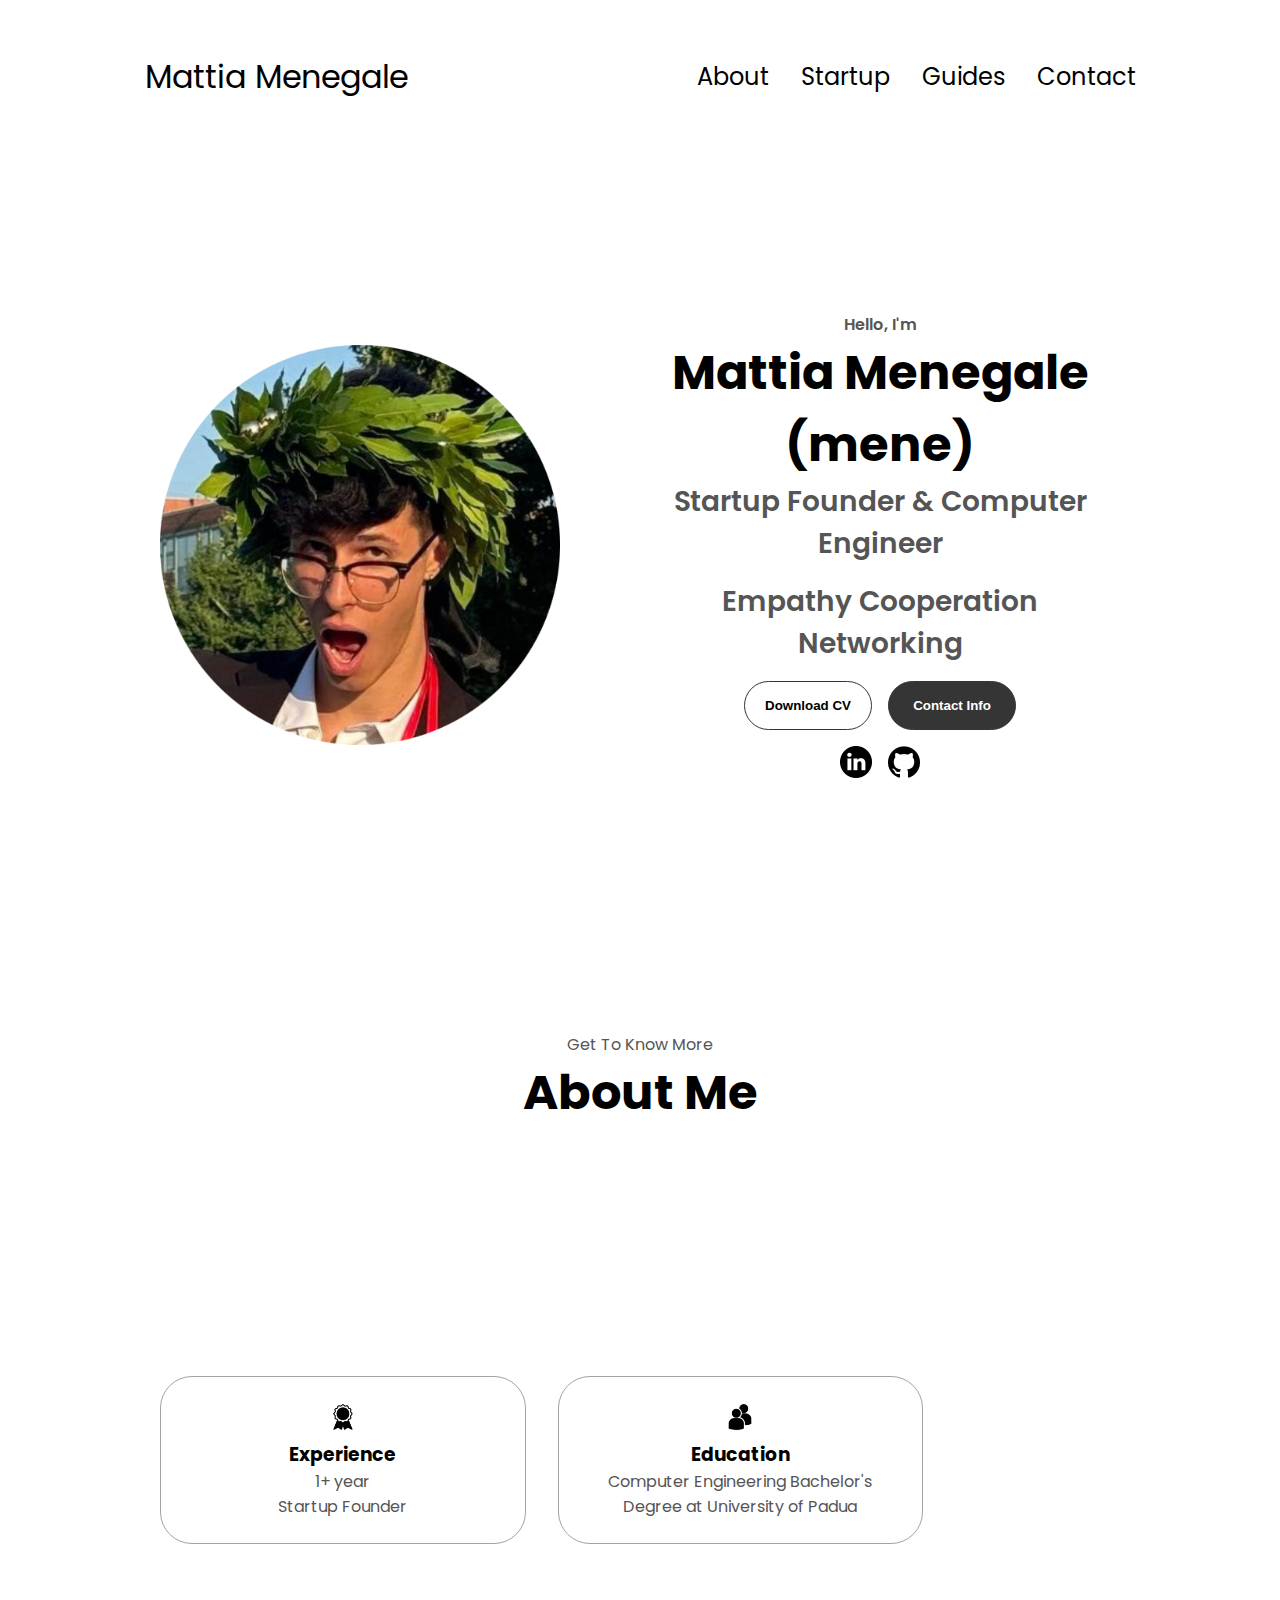
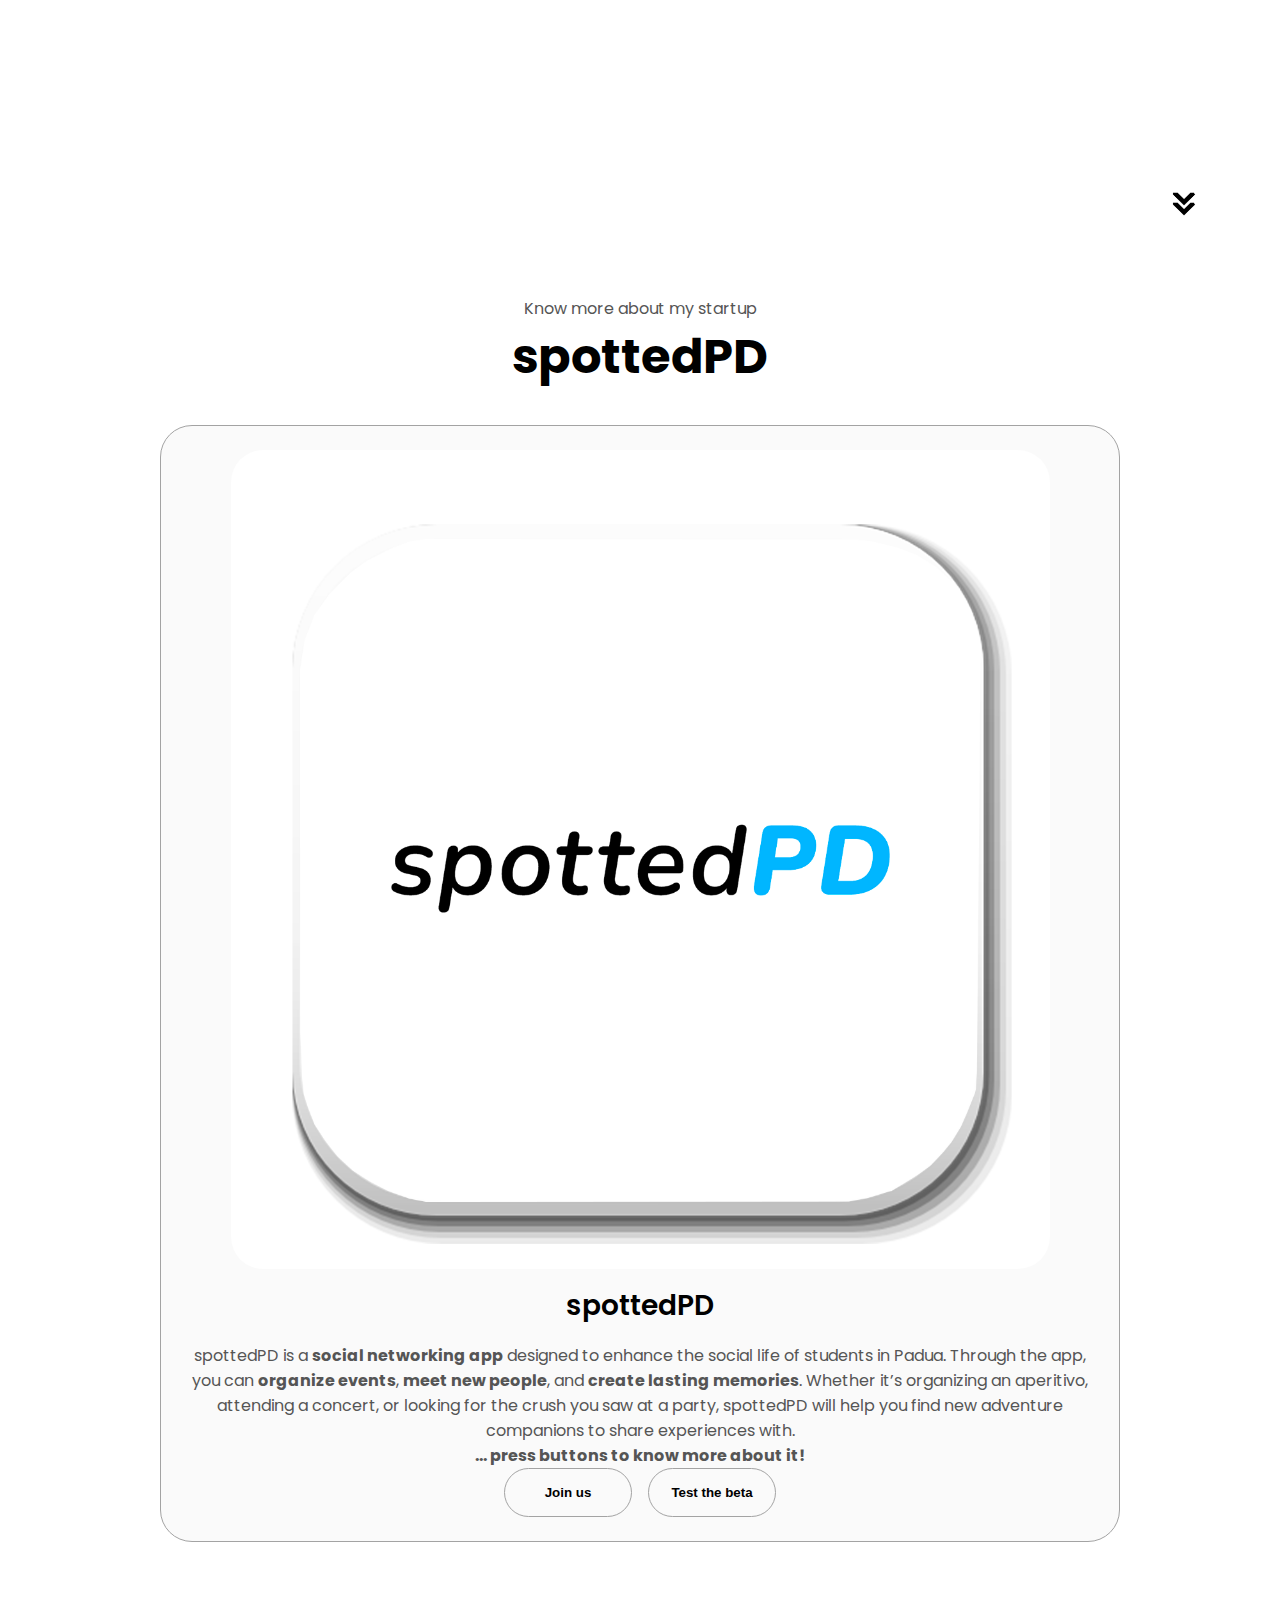
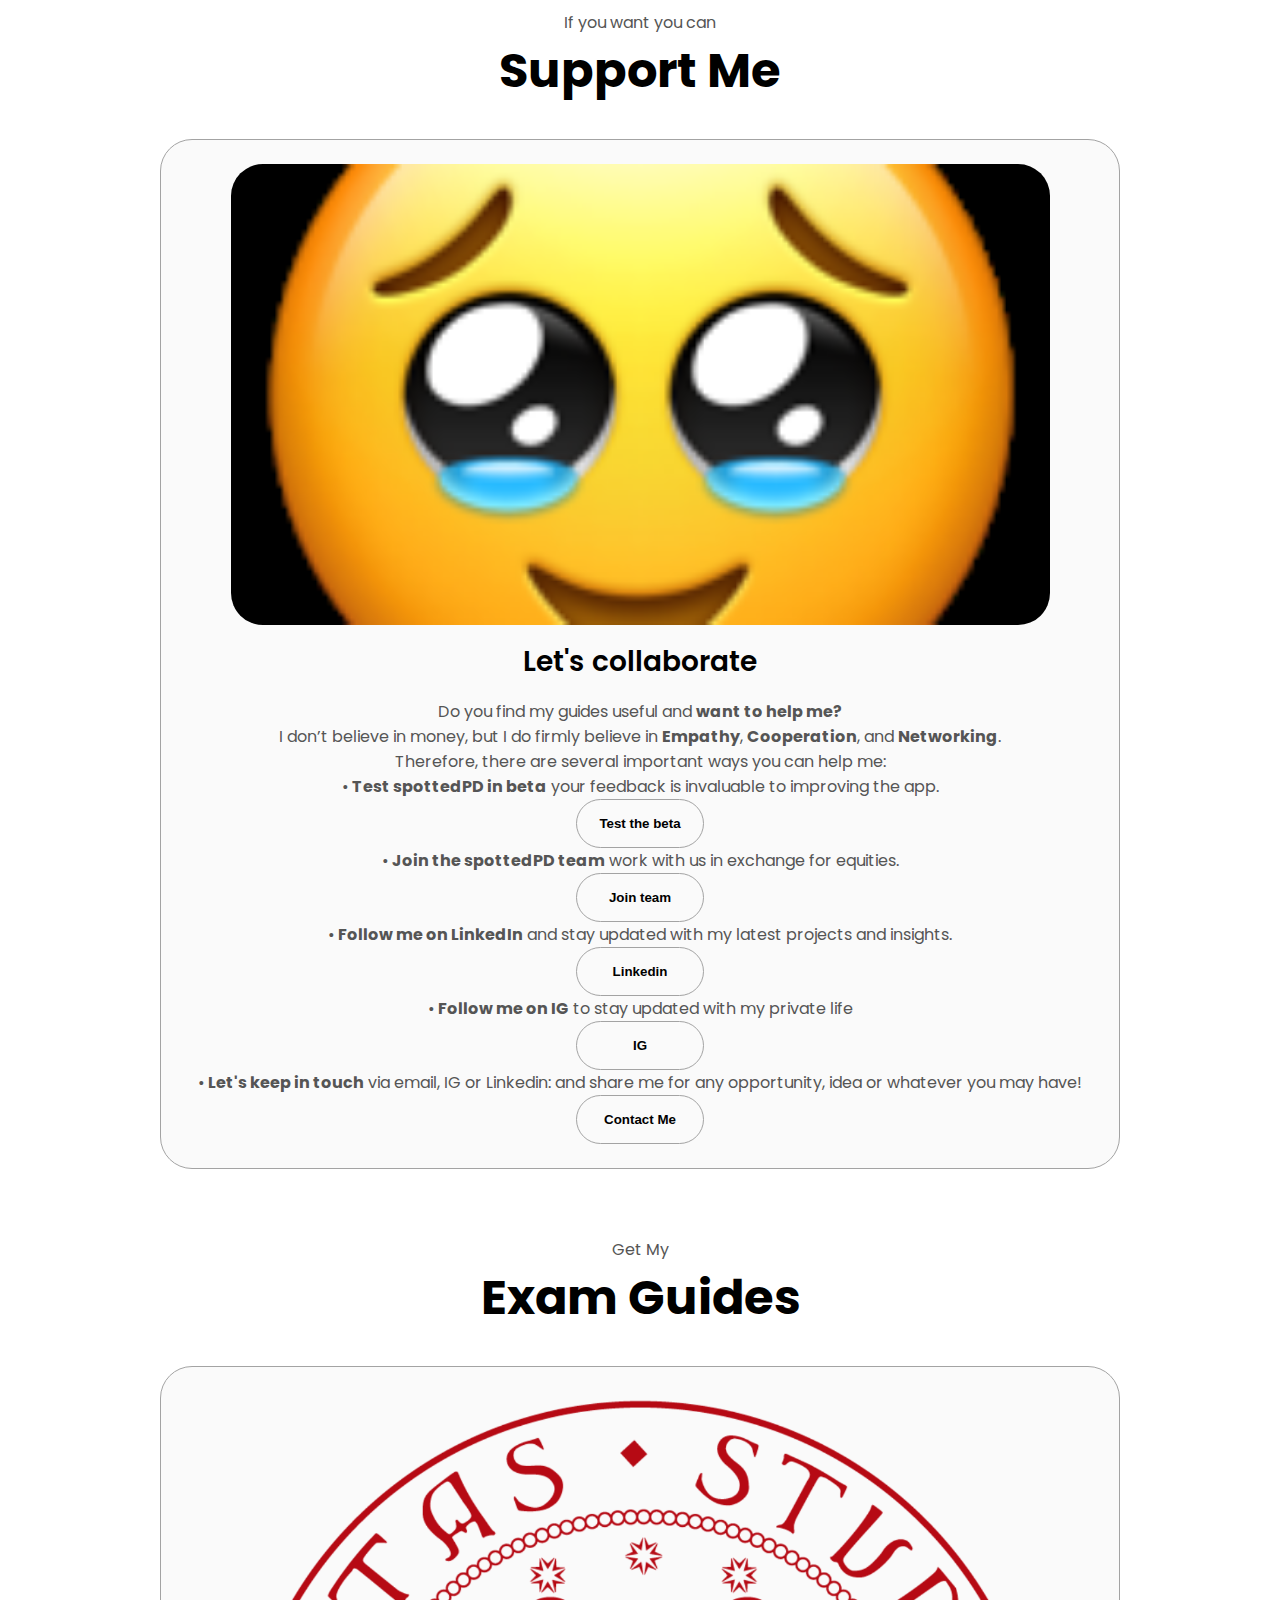
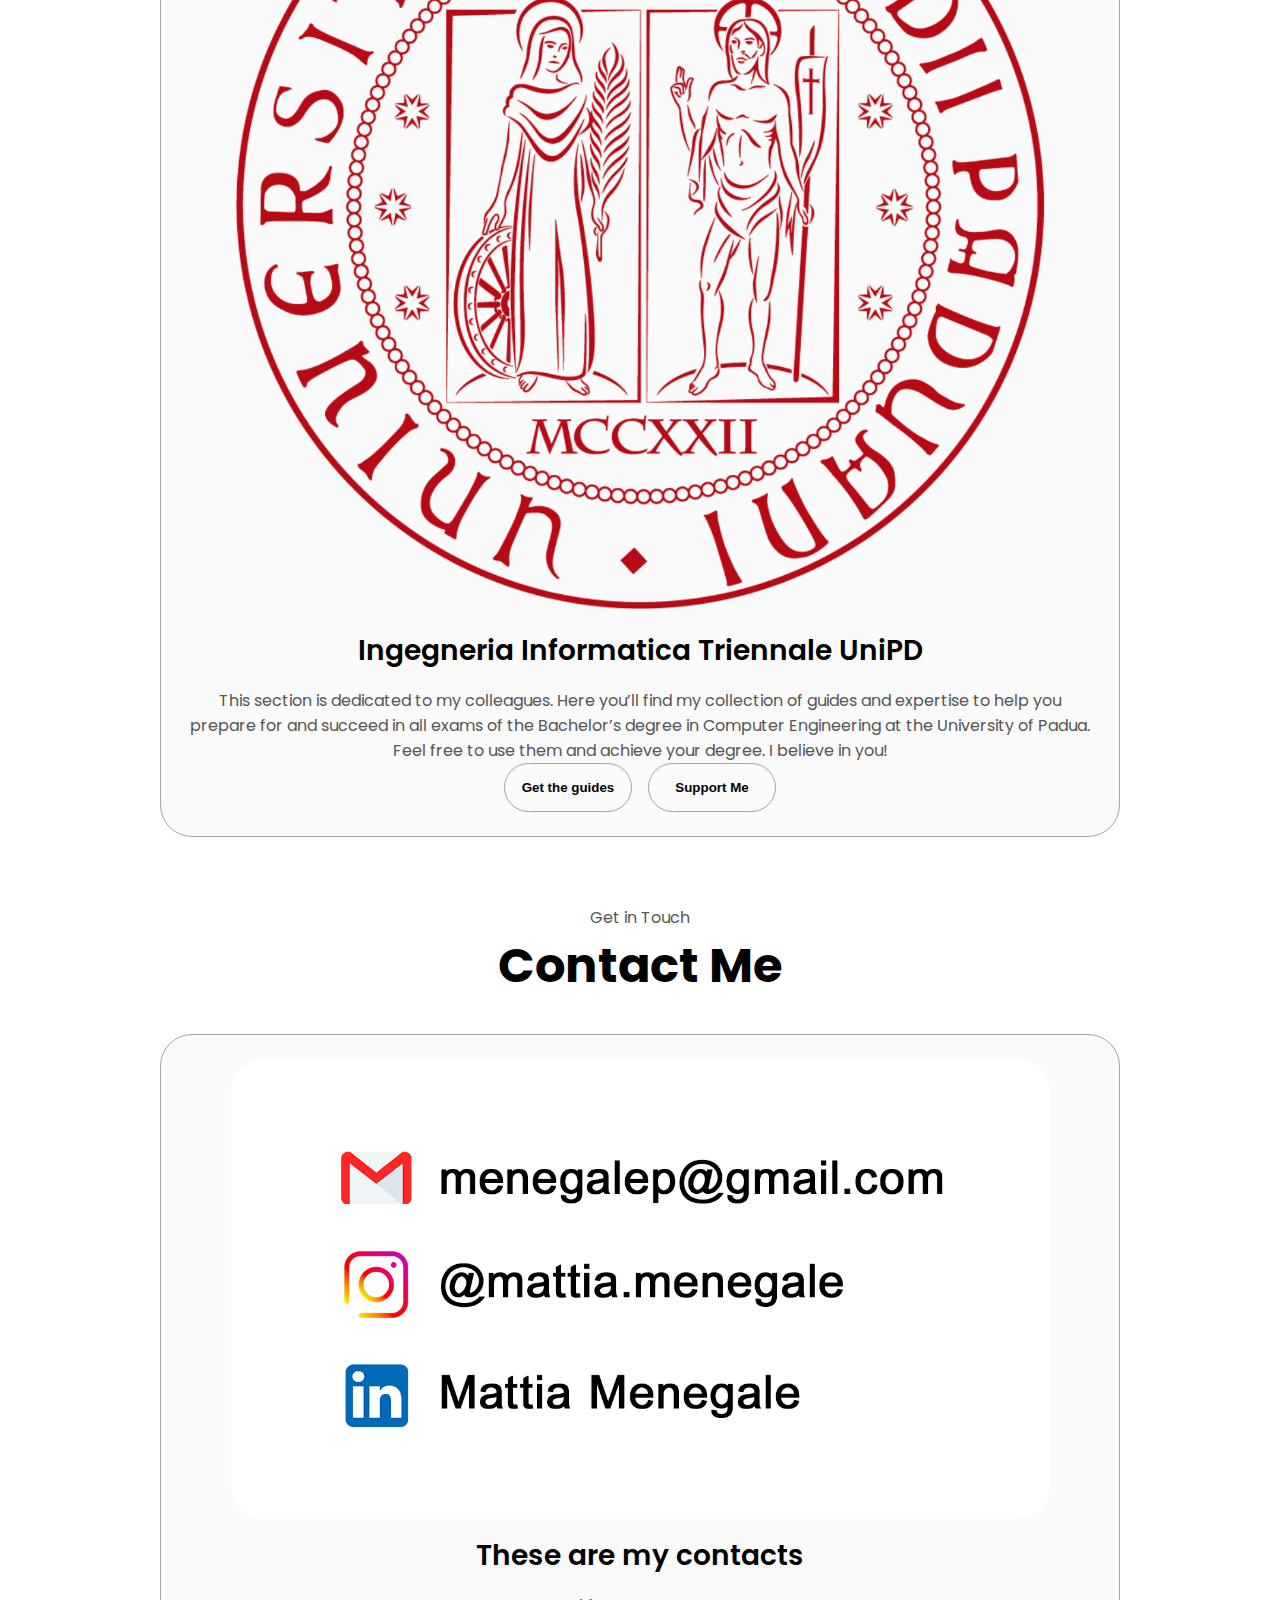
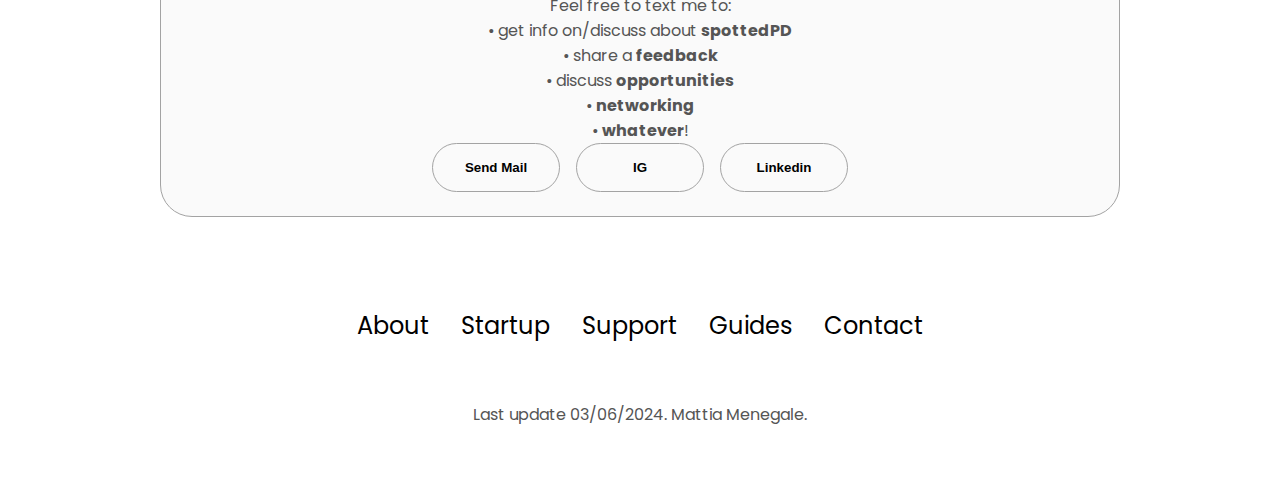
<file: index.html>
<!DOCTYPE html>
<html lang="en">
  <head>
    <meta charset="UTF-8" />
    <meta http-equiv="X-UA-Compatible" content="IE=edge" />
    <meta name="viewport" content="width=device-width, initial-scale=1.0" />
    <title>Mattia Menegale</title>
    <link rel="stylesheet" href="style.css" />
    <link rel="stylesheet" href="mediaqueries.css" />
  </head>
  <body>
    <nav id="desktop-nav">
      <div class="logo">Mattia Menegale</div>
      <div>
        <ul class="nav-links">
          <li><a href="#about">About</a></li>
          <!--<li><a href="#experience">Experience</a></li>-->
          <li><a href="#startup">Startup</a></li>
          <!--<li><a href="#projects">Projects</a></li>-->
          <li><a href="#guides">Guides</a></li>
          <li><a href="#contacts">Contact</a></li>
        </ul>
      </div>
    </nav>
    <nav id="hamburger-nav">
      <div class="logo">Mattia Menegale</div>
      <div class="hamburger-menu">
        <div class="hamburger-icon" onclick="toggleMenu()">
          <span></span>
          <span></span>
          <span></span>
        </div>
        <div class="menu-links">
          <li><a href="#about" onclick="toggleMenu()">About</a></li>
          <!--<li><a href="#experience" onclick="toggleMenu()">Experience</a></li>-->
          <li><a href="#startup" onclick="toggleMenu()">Startup</a></li>
          <!--<li><a href="#projects" onclick="toggleMenu()">Projects</a></li>-->
          <li><a href="#support_me" onclick="toggleMenu()">Support</a></li>
          <li><a href="#guides" onclick="toggleMenu()">Guides</a></li>
          <li><a href="#contacts" onclick="toggleMenu()">Contact</a></li>
        </div>
      </div>
    </nav>
    <section id="profile">
      <div class="section__pic-container">
        <img src="./assets/profile-pic.png" alt="Mattia Menegale profile picture" />
      </div>
      <div class="section__text">
        <p class="section__text__p1">Hello, I'm</p>
        <h1 class="title">Mattia Menegale (mene)</h1>
        <p class="section__text__p2">Startup Founder & Computer Engineer </p>
        <p class="section__text__p2">Empathy Cooperation Networking </p>
        <div class="btn-container">
          <button
            class="btn btn-color-2"
            onclick="window.open('./assets/Mattia_Menegale_Resume.pdf')"
          >
            Download CV
          </button>
          <button class="btn btn-color-1" onclick="location.href='#contacts'">
            Contact Info
          </button>
        </div>
        <div id="socials-container">
          <img
            src="./assets/linkedin.png"
            alt="My LinkedIn profile"
            class="icon"
            onclick="location.href='https://www.linkedin.com/in/menegale'"
          />
          <img
            src="./assets/github.png"
            alt="My Github profile"
            class="icon"
            onclick="location.href='https://github.com/mattymene'"
          />
        </div>
      </div>
    </section>

    <section id="about">
      <p class="section__text__p1">Get To Know More</p>
      <h1 class="title">About Me</h1>
      <p class="section__text__p1"></p>
      <div class="section-container">
        <!--
        <div class="section__pic-container">
          <img
            src="./assets/about-pic.png"
            alt="Profile picture"
            class="about-pic"
          />
        </div>
        -->
        <div class="about-details-container">
          <div class="about-containers">
            <div class="details-container">
              <img
                src="./assets/experience.png"
                alt="Experience icon"
                class="icon"
              />
              <h3>Experience</h3>
              <p>1+ year <br />Startup Founder</p>
            </div>
            <div class="details-container">
              <img
                src="./assets/education.png"
                alt="Education icon"
                class="icon"
              />
              <h3>Education</h3>
              <p> Computer Engineering Bachelor's Degree at University of Padua<br /><!-- Master Degree --></p>
            </div>
          </div>
          <div class="text-container">
            <p>

              </p>
          </div>
        </div>
      </div>
      <img
        src="./assets/arrow.png"
        alt="Arrow icon"
        class="icon arrow"
        onclick="location.href='./#experience'"
      />
    </section>
    <!--
    <section id="experience">
      <p class="section__text__p1">Explore My</p>
      <h1 class="title">Experience</h1>
      <div class="experience-details-container">
        <div class="about-containers">
          <div class="details-container">
            <h2 class="experience-sub-title">Startup</h2>
            <div class="article-container">
              <article>
                <img
                  src="./assets/checkmark.png"
                  alt="Experience icon"
                  class="icon"
                />
                <div>
                  <h3>Leadership</h3>
                  <p>Experienced</p>
                </div>
              </article>
              <article>
                <img
                  src="./assets/checkmark.png"
                  alt="Experience icon"
                  class="icon"
                />
                <div>
                  <h3>Team Management</h3>
                  <p>Experienced</p>
                </div>
              </article>
              <article>
                <img
                  src="./assets/checkmark.png"
                  alt="Experience icon"
                  class="icon"
                />
                <div>
                  <h3>Product Development</h3>
                  <p>Experienced</p>
                </div>
              </article>
              <article>
                <img
                        src="./assets/checkmark.png"
                        alt="Experience icon"
                        class="icon"
                />
                <div>
                  <h3>Problem Solving</h3>
                  <p>Experienced</p>
                </div>
              </article>
              <article>
                <img
                        src="./assets/checkmark.png"
                        alt="Experience icon"
                        class="icon"
                />
                <div>
                  <h3>Networking</h3>
                  <p>Experienced</p>
                </div>
              </article>
              <article>
                <img
                  src="./assets/checkmark.png"
                  alt="Experience icon"
                  class="icon"
                />
                <div>
                  <h3>Market Analysis</h3>
                  <p>Intermediate</p>
                </div>
              </article>
            </div>
          </div>
          <div class="details-container">
            <h2 class="experience-sub-title">Computer Engineering</h2>
            <div class="article-container">
              <article>
                <img
                        src="./assets/checkmark.png"
                        alt="Experience icon"
                        class="icon"
                />
                <div>
                  <h3>Software Engineering</h3>
                  <p>Intermediate</p>
                </div>
              </article>
              <article>
                <img
                        src="./assets/checkmark.png"
                        alt="Experience icon"
                        class="icon"
                />
                <div>
                  <h3>Database (SQL and NoSQL)</h3>
                  <p>Intermediate</p>
                </div>
              </article>
              <article>
                <img
                        src="./assets/checkmark.png"
                        alt="Experience icon"
                        class="icon"
                />
                <div>
                  <h3>Algorithms</h3>
                  <p>Intermediate</p>
                </div>
              </article>
              <article>
                <img
                        src="./assets/checkmark.png"
                        alt="Experience icon"
                        class="icon"
                />
                <div>
                  <h3>Articial Intelligence</h3>
                  <p>Basic</p>
                </div>
              </article>
              <article>
                <img
                  src="./assets/checkmark.png"
                  alt="Experience icon"
                  class="icon"
                />
                <div>
                  <h3>Flutter</h3>
                  <p>Intermediate</p>
                </div>
              </article>
              <article>
                <img
                  src="./assets/checkmark.png"
                  alt="Experience icon"
                  class="icon"
                />
                <div>
                  <h3>Java</h3>
                  <p>Intermediate</p>
                </div>
              </article>
              <article>
                <img
                  src="./assets/checkmark.png"
                  alt="Experience icon"
                  class="icon"
                />
                <div>
                  <h3>C++</h3>
                  <p>Intermediate</p>
                </div>
              </article>
              <article>
                <img
                  src="./assets/checkmark.png"
                  alt="Experience icon"
                  class="icon"
                />
                <div>
                  <h3>Git</h3>
                  <p>Intermediate</p>
                </div>
              </article>
            </div>
          </div>
        </div>
      </div>
      <img
        src="./assets/arrow.png"
        alt="Arrow icon"
        class="icon arrow"
        onclick="location.href='./#projects'"
      />
    </section>
    -->
    <section id="startup">
      <p class="section__text__p1">Know more about my startup </p>
      <h1 class="title">spottedPD</h1>
      <div class="experience-details-container">
        <div class="about-containers">
          <div class="details-container color-container">
            <div class="article-container">
              <img
                      src="./assets/spottedPD_logo_app.png"
                      alt="spottedPD"
                      class="project-img"
              />
            </div>
            <h2 class="experience-sub-title project-title">spottedPD</h2>
            <p class="text-left">spottedPD is a <b>social networking app</b> designed to enhance the social life of students in Padua. Through the app, you can <b>organize events</b>, <b>meet new people</b>, and <b>create lasting memories</b>. Whether it’s organizing an aperitivo, attending a concert, or looking for the crush you saw at a party, spottedPD will help you find new adventure companions to share experiences with.<br/>
              <b>... press buttons to know more about it!</b>
            </p>
            <div class="btn-container">
              <button
                      class="btn btn-color-2 project-btn"
                      onclick="location.href='spottedPD.html'"

              >
                Join us
              </button>
              <button
                      class="btn btn-color-2 project-btn"
                      onclick="location.href='spottedPD.html'"
              >
                Test the beta
              </button>
            </div>
          </div>
        </div>
      </div>
      <img
              src="./assets/arrow.png"
              alt="Arrow icon"
              class="icon arrow"
              onclick="location.href='./#contact'"
      />
    </section>
    <!--
    <section id="projects">
      <p class="section__text__p1">Browse My Recent</p>
      <h1 class="title">Projects</h1>
      <div class="experience-details-container">
        <div class="about-containers">
          <div class="details-container color-container">
            <div class="article-container">
              <img
                src="./assets/klotski.png"
                alt="software_eng"
                class="project-img"
              />
            </div>
            <h2 class="experience-sub-title project-title">Software Engineering Project</h2>
            <p class="text-left">I collaborated with a dedicated team of four individuals on a university project aimed at honing our software engineering skills and mastering agile development techniques.</p>
            <div class="btn-container">
              <button
                class="btn btn-color-2 project-btn"
                onclick="location.href='https://github.com/bellins14/klotski_gruppo2'"
              >
                Github
              </button>
              <button
                class="btn btn-color-2 project-btn"
                onclick="location.href='http://klotskigruppo2.it'"
              >
                Website
              </button>
            </div>
          </div>
        </div>
      </div>
      <img
        src="./assets/arrow.png"
        alt="Arrow icon"
        class="icon arrow"
        onclick="location.href='./#contact'"
      />
    </section>
    -->
    <section id="support_me">
      <p class="section__text__p1">If you want you can </p>
      <h1 class="title">Support Me</h1>
      <div class="experience-details-container">
        <div class="about-containers">
          <div class="details-container color-container">
            <div class="article-container">
              <img
                      src="./assets/support_me.png"
                      alt="Support Me"
                      class="project-img"
              />
            </div>
            <h2 class="experience-sub-title project-title">Let's collaborate</h2>
            <p class="text-left">
              Do you find my guides useful and <b>want to help me?</b> <br/>
              I don’t believe in money, but I do firmly believe in <b>Empathy</b>, <b>Cooperation</b>, and <b>Networking</b>.<br/>
              Therefore, there are several important ways you can help me:<br/></p>
            <p class="text-left"> • <b>Test spottedPD in beta</b> your feedback is invaluable to improving the app.<br/>
              </p>
            <div class="btn-container">
              <button
                      class="btn btn-color-2 project-btn"
                      onclick="location.href='spottedPD.html#test_beta'"
              >
                Test the beta
              </button>

              </div>
            <p></p>
            <p class="text-left"> • <b>Join the spottedPD team</b> work with us in exchange for equities.<br/></p>
            <div class="btn-container">
              <button
                      class="btn btn-color-2 project-btn"
                      onclick="location.href='spottedPD.html#join_us'"
              >
                Join team
              </button>
            </div>
            <p></p>
            <p class="text-left"> • <b>Follow me on LinkedIn</b> and stay updated with my latest projects and insights.<br/></p>
            <div class="btn-container">
              <button
                      class="btn btn-color-2 project-btn"
                      onclick="location.href='https://www.linkedin.com/in/menegale'"
              >
                Linkedin
              </button>
            </div>
            <p></p>
            <p class="text-left"> • <b>Follow me on IG</b> to stay updated with my private life<br/></p>
            <div class="btn-container">
              <button
                      class="btn btn-color-2 project-btn"
                      onclick="location.href='https://www.instagram.com/mattia.menegale'"
              >
                IG
              </button>
            </div>
            <p></p>
            <p class="text-left"> • <b>Let's keep in touch</b> via email, IG or Linkedin: and share me for any opportunity, idea or whatever you may have!<br/></p>
            <div class="btn-container">
              <button
                      class="btn btn-color-2 project-btn"
                      onclick="location.href='#contacts'"
              >
                Contact Me
              </button>
            </div>
          </div>
        </div>
      </div>
      <img
              src="./assets/arrow.png"
              alt="Arrow icon"
              class="icon arrow"
              onclick="location.href='./#contact'"
      />
    </section>
    <section id="guides">
      <p class="section__text__p1">Get My </p>
      <h1 class="title">Exam Guides</h1>
      <div class="experience-details-container">
        <div class="about-containers">
          <div class="details-container color-container">
            <div class="article-container">
              <img
                      src="./assets/University_of_Padua.png"
                      alt="Project 1"
                      class="project-img"
              />
            </div>
            <h2 class="experience-sub-title project-title">Ingegneria Informatica Triennale UniPD</h2>
            <p class="text-left">This section is dedicated to my colleagues. Here you’ll find my collection of guides and expertise to help you prepare for and succeed in all exams of the Bachelor’s degree in Computer Engineering at the University of Padua. Feel free to use them and achieve your degree. I believe in you!
            </p>
            <div class="btn-container">
              <button
                      class="btn btn-color-2 project-btn"
                      onclick="location.href='guides.html'"

              >
                Get the guides
              </button>
              <button
                      class="btn btn-color-2 project-btn"
                      onclick="location.href='#support_me'"
              >
                Support Me
              </button>
            </div>
          </div>
        </div>
      </div>
      <img
              src="./assets/arrow.png"
              alt="Arrow icon"
              class="icon arrow"
              onclick="location.href='./#contact'"
      />
    </section>
    <section id="contacts">
      <p class="section__text__p1">Get in Touch</p>
      <h1 class="title">Contact Me</h1>
      <div class="experience-details-container">
        <div class="about-containers">
          <div class="details-container color-container">
            <div class="article-container">
              <img
                      src="./assets/contacts.png"
                      alt="contacts"
                      class="project-img"
              />
            </div>
            <h2 class="experience-sub-title project-title">These are my contacts</h2>
            <p class="text-left">Feel free to text me to:<br/>
              • get info on/discuss about <b>spottedPD</b><br/>
              • share a <b>feedback</b><br/>
              • discuss <b>opportunities</b><br/>
              • <b>networking</b><br/>
              • <b>whatever</b>!</p>
            <div class="btn-container">
              <button
                      class="btn btn-color-2 project-btn"
                      onclick="window.location.href='mailto:menegalep@gmail.com'"

              >
                Send Mail
              </button>
              <button
                      class="btn btn-color-2 project-btn"
                      onclick="location.href='https://www.instagram.com/mattia.menegale'"
              >
                IG
              </button>
              <button
                      class="btn btn-color-2 project-btn"
                      onclick="location.href='https://www.linkedin.com/in/menegale'"
              >
                Linkedin
              </button>
            </div>
          </div>
        </div>
      </div>
      <img
              src="./assets/arrow.png"
              alt="Arrow icon"
              class="icon arrow"
              onclick="location.href='./#contact'"
      />
    </section>

    <footer>
      <nav>
        <div class="nav-links-container">
          <ul class="nav-links">
            <li><a href="#about">About</a></li>
            <!--<li><a href="#experience">Experience</a></li>-->
            <li><a href="#startup">Startup</a></li>
            <li><a href="#support_me">Support</a></li>
            <!--<li><a href="#projects">Projects</a></li>-->
            <li><a href="#guides">Guides</a></li>
            <li><a href="#contacts">Contact</a></li>
          </ul>
        </div>
      </nav>
      <p>Last update 03/06/2024. Mattia Menegale.</p>
    </footer>
    <script src="script.js"></script>
  </body>
</html>
</file>
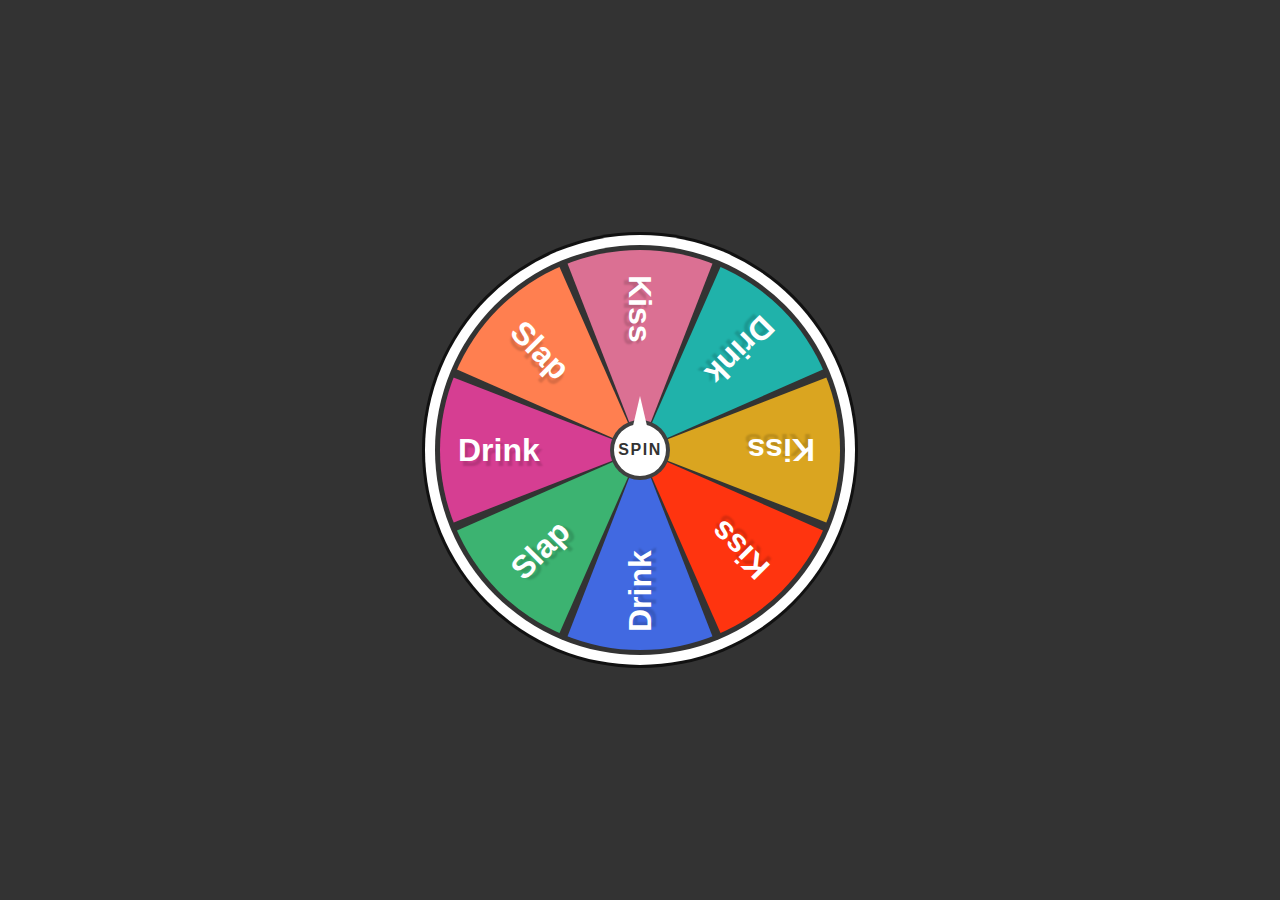
<file: kiss_drink_slap/index.html>
<!DOCTYPE html>
<html lang="en">
<head>
    <meta charset="UTF-8">
    <title>Drink, Kiss or Slap</title>
    <meta name="viewport" content="width=device-width, initial-scale=1.0, user-scalable=no">
    <link rel="stylesheet" href="style.css">
</head>
<body>
    <div class="container">
        <div class="spinBtn">Spin</div>
        <div class="wheel">
            <div class="number" style="--i:1;--clr:#db7093;">
                <span>Kiss</span></div><!--<li> TERZO </li>-->
            <div class="number" style="--i:2;--clr:#20b2aa;">
                <span>Drink</span></div>
            <div class="number" style="--i:3;--clr:#daa520;">
                <span>Kiss</span></div>
            <div class="number" style="--i:4;--clr:#ff340f;">
                <span>Kiss</span></div> <!--<li> SECONDO </li>-->
            <div class="number" style="--i:5;--clr:#4169e1;">
                <span>Drink</span></div>
            <div class="number" style="--i:6;--clr:#3cb371;">
                <span>Slap</span></div><!--<li> PRIMO </li>-->
            <div class="number" style="--i:7;--clr:#d63e92;">
                <span>Drink</span></div>
            <div class="number" style="--i:8;--clr:#ff7f50;">
                <span>Slap</span></div>
        </div>
    </div>
    <script>
        let wheel = document.querySelector('.wheel');
        let spinBtn = document.querySelector('.spinBtn');
        let value = Math.ceil(3000);

        spinBtn.onclick = function(){
            wheel.style.transform = "rotate(" + value + "deg)"

            value += Math.ceil(3000);
        }
    </script>
</body>
</html>
</file>
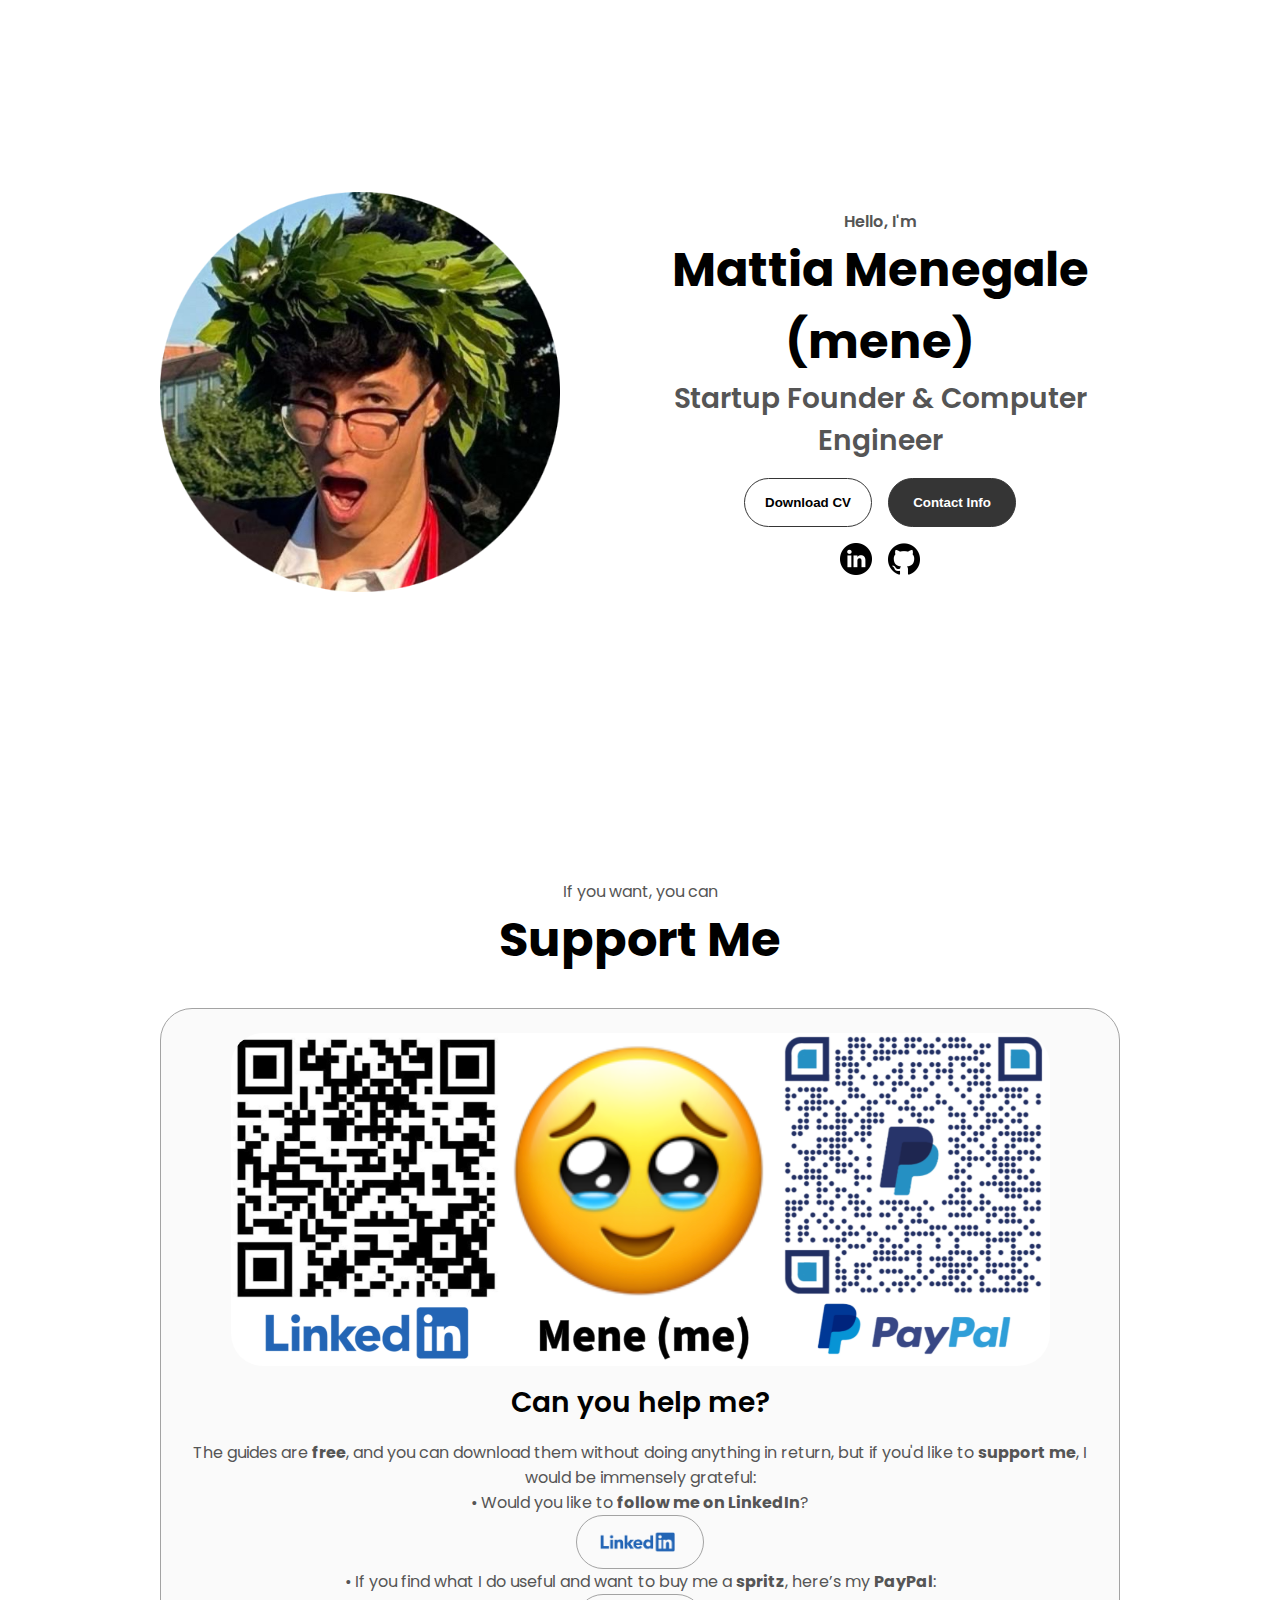
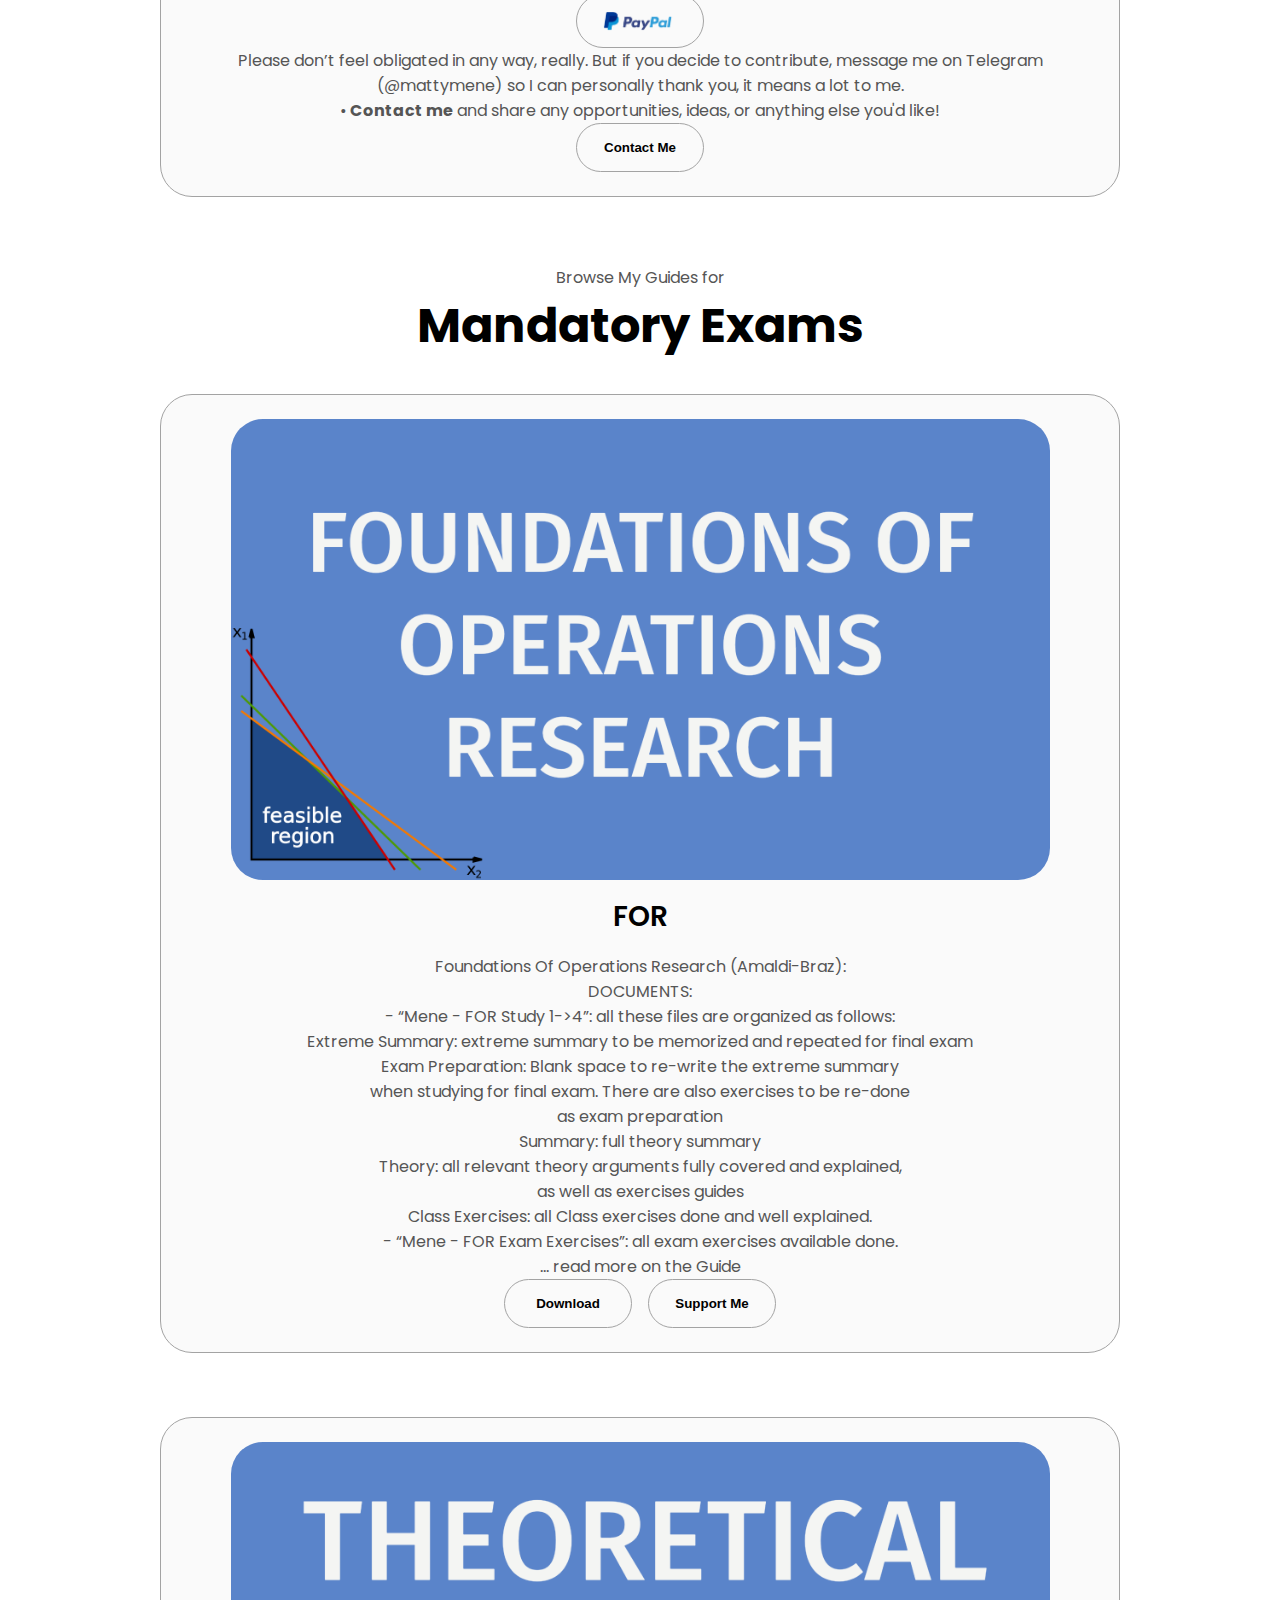
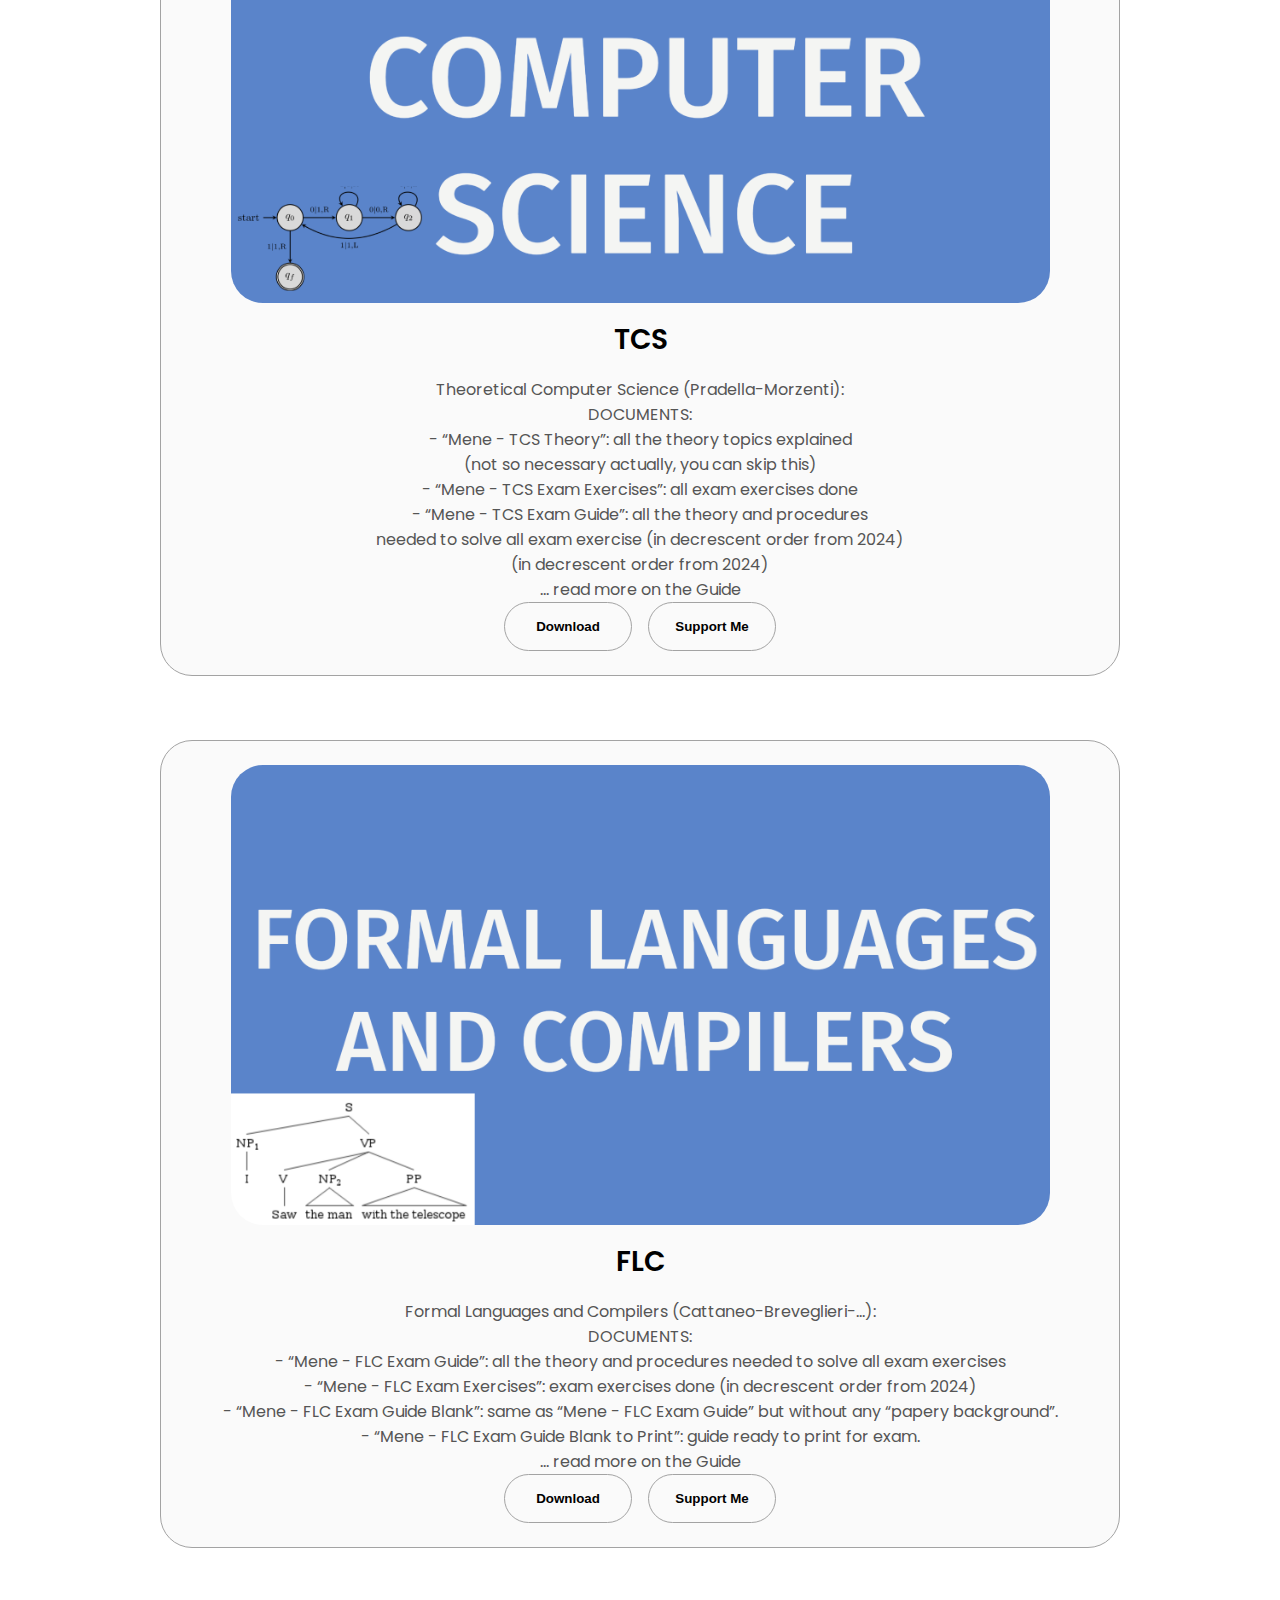
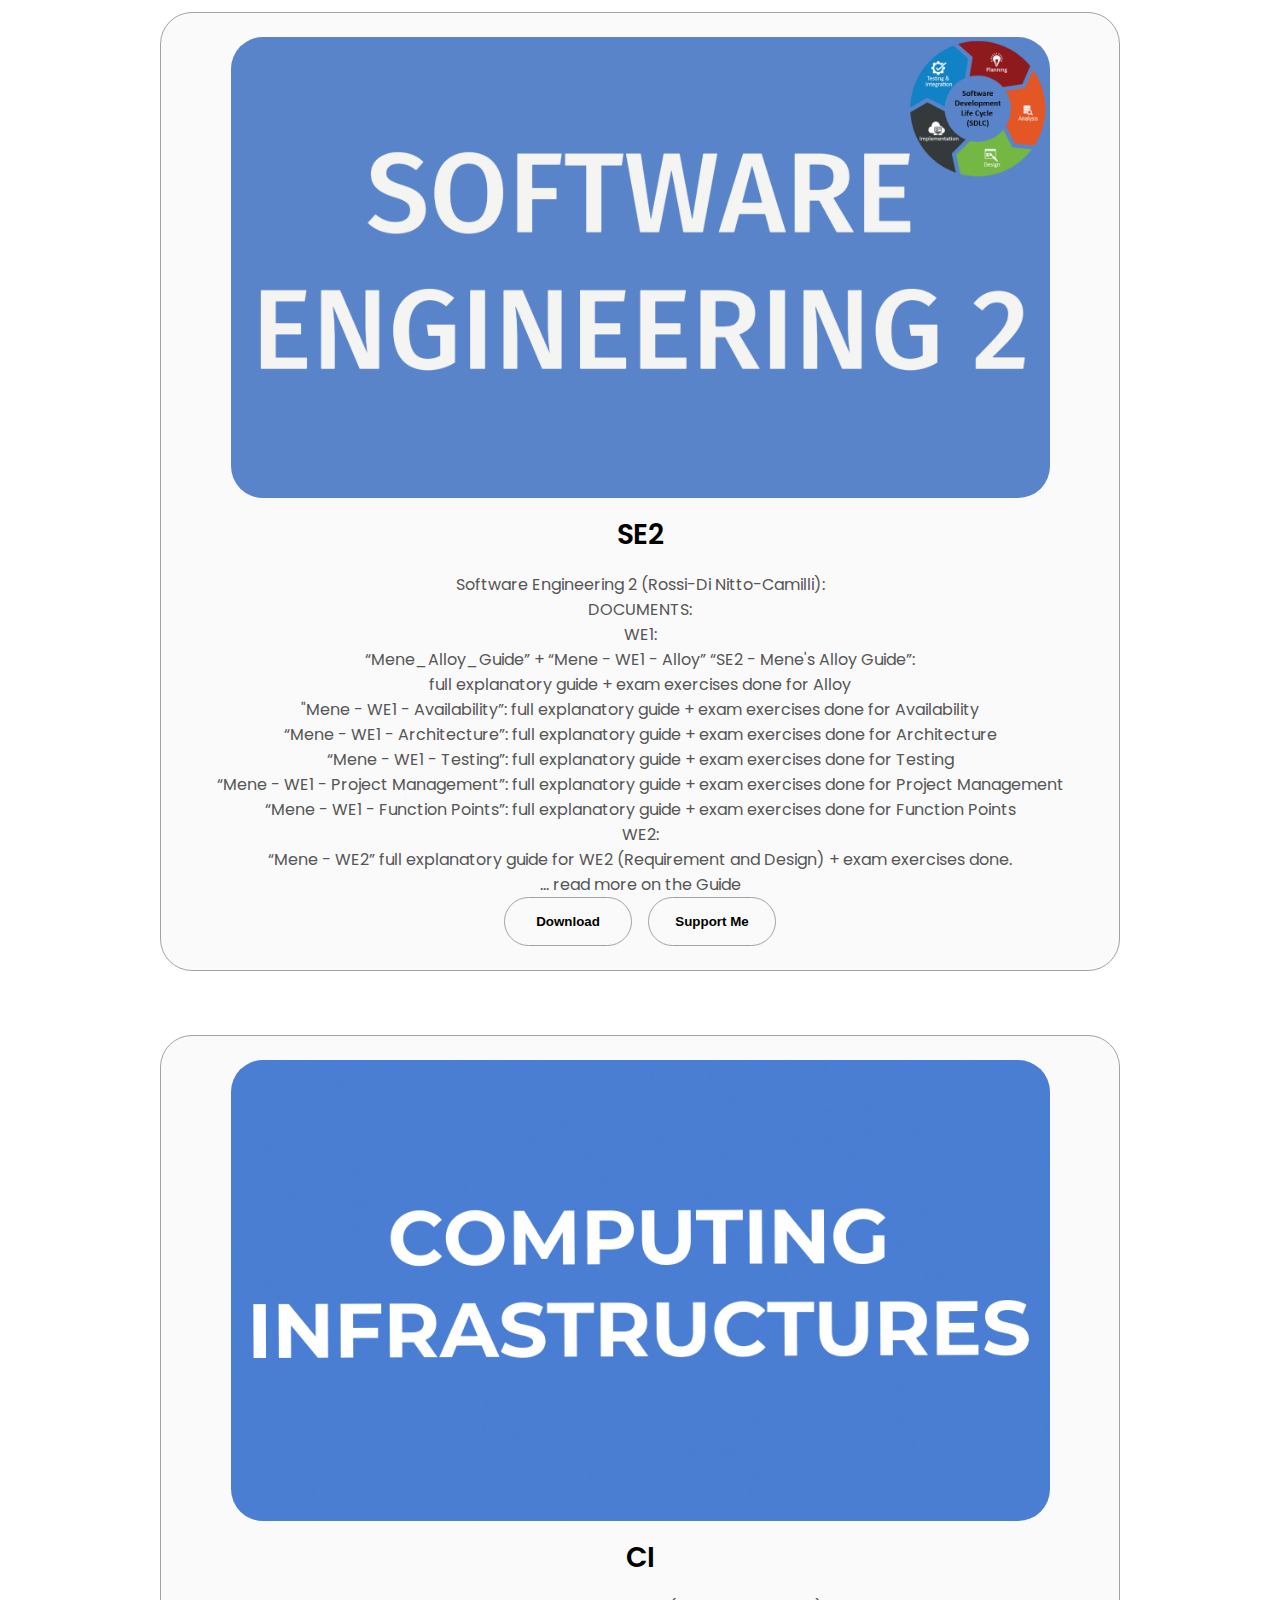
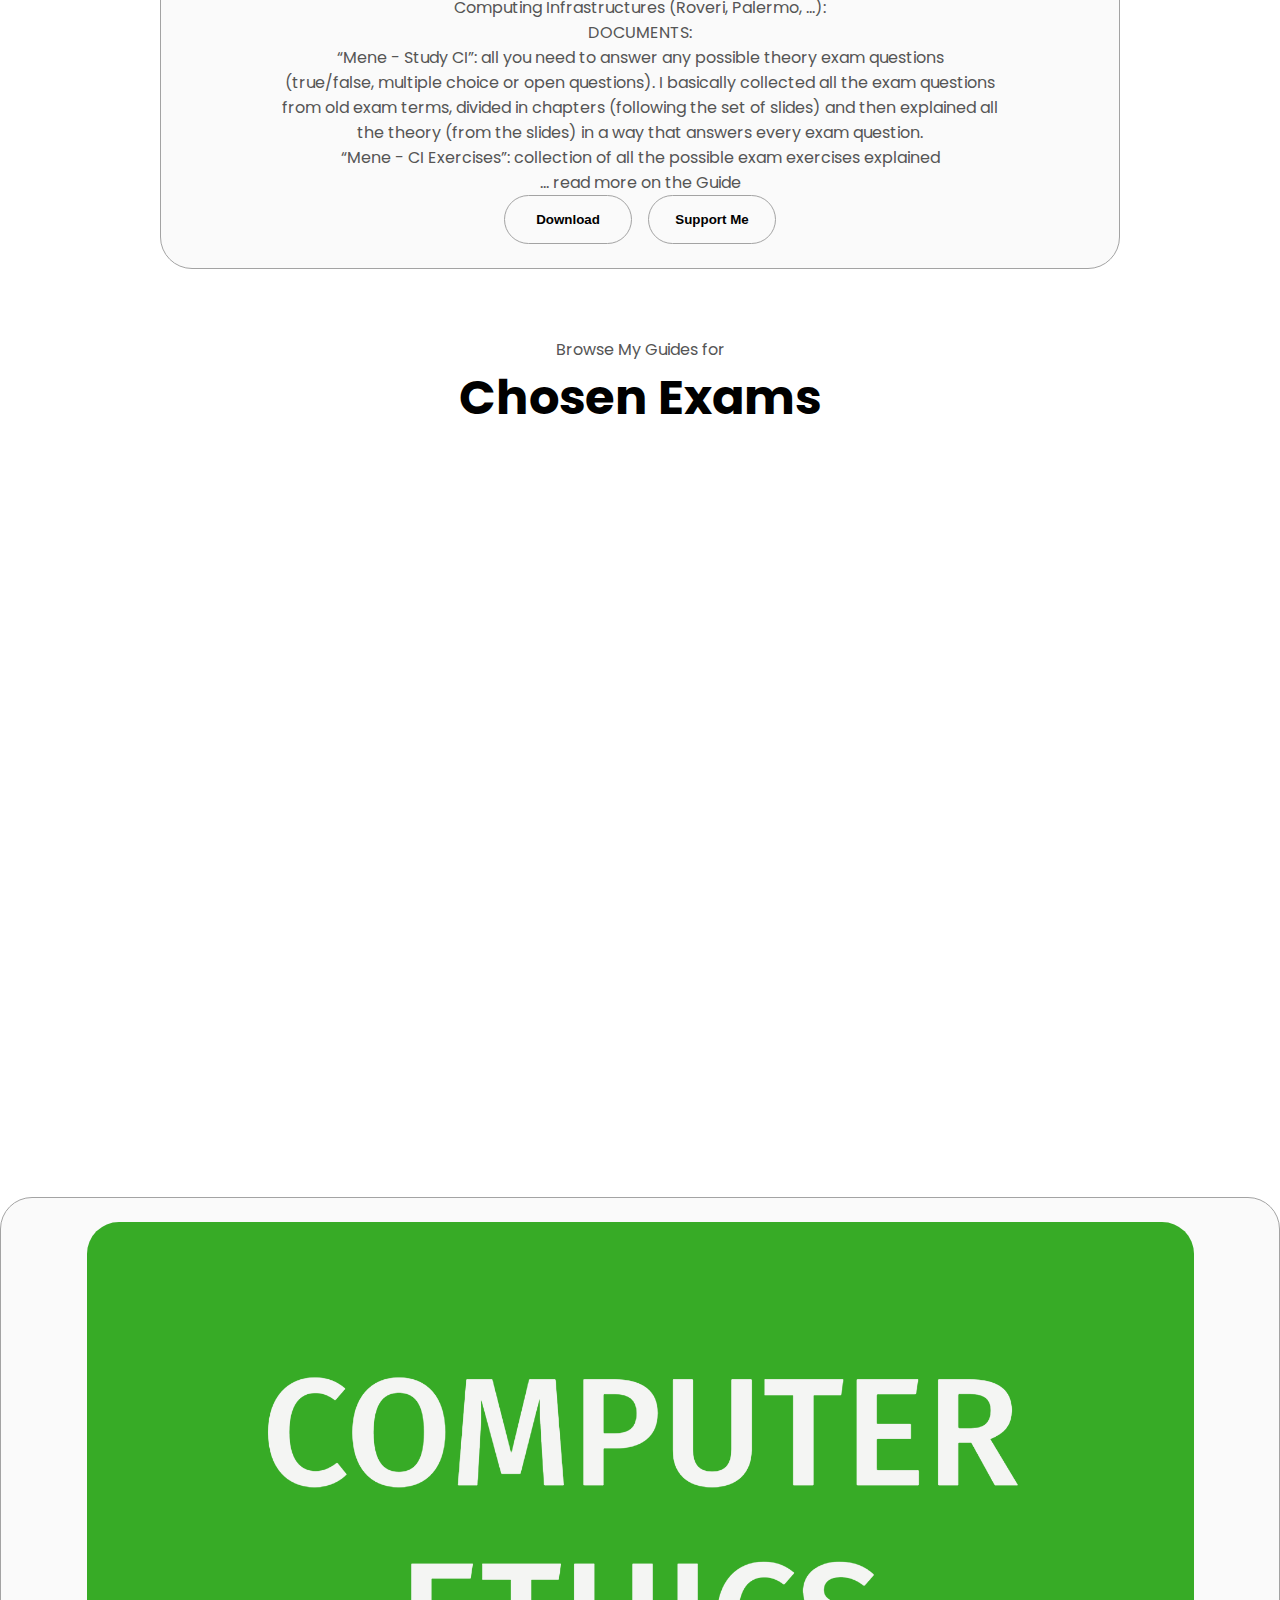
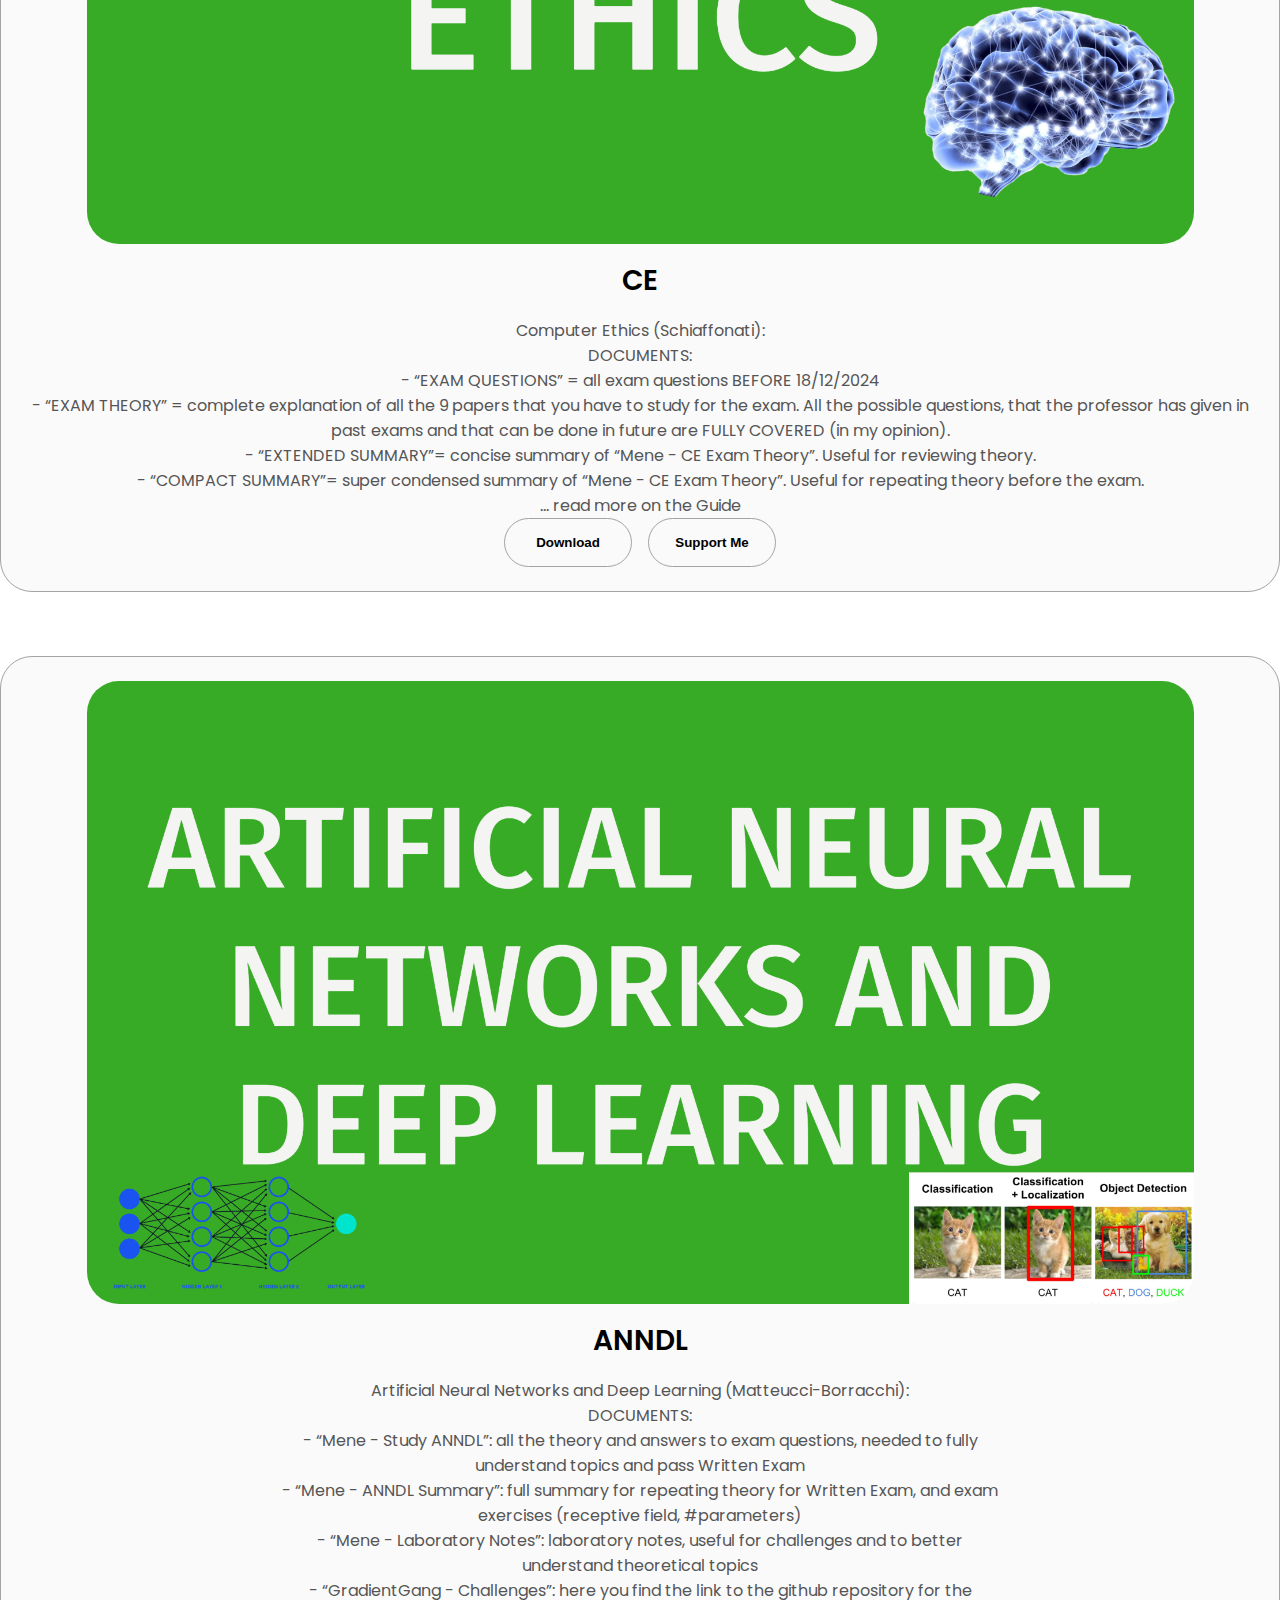
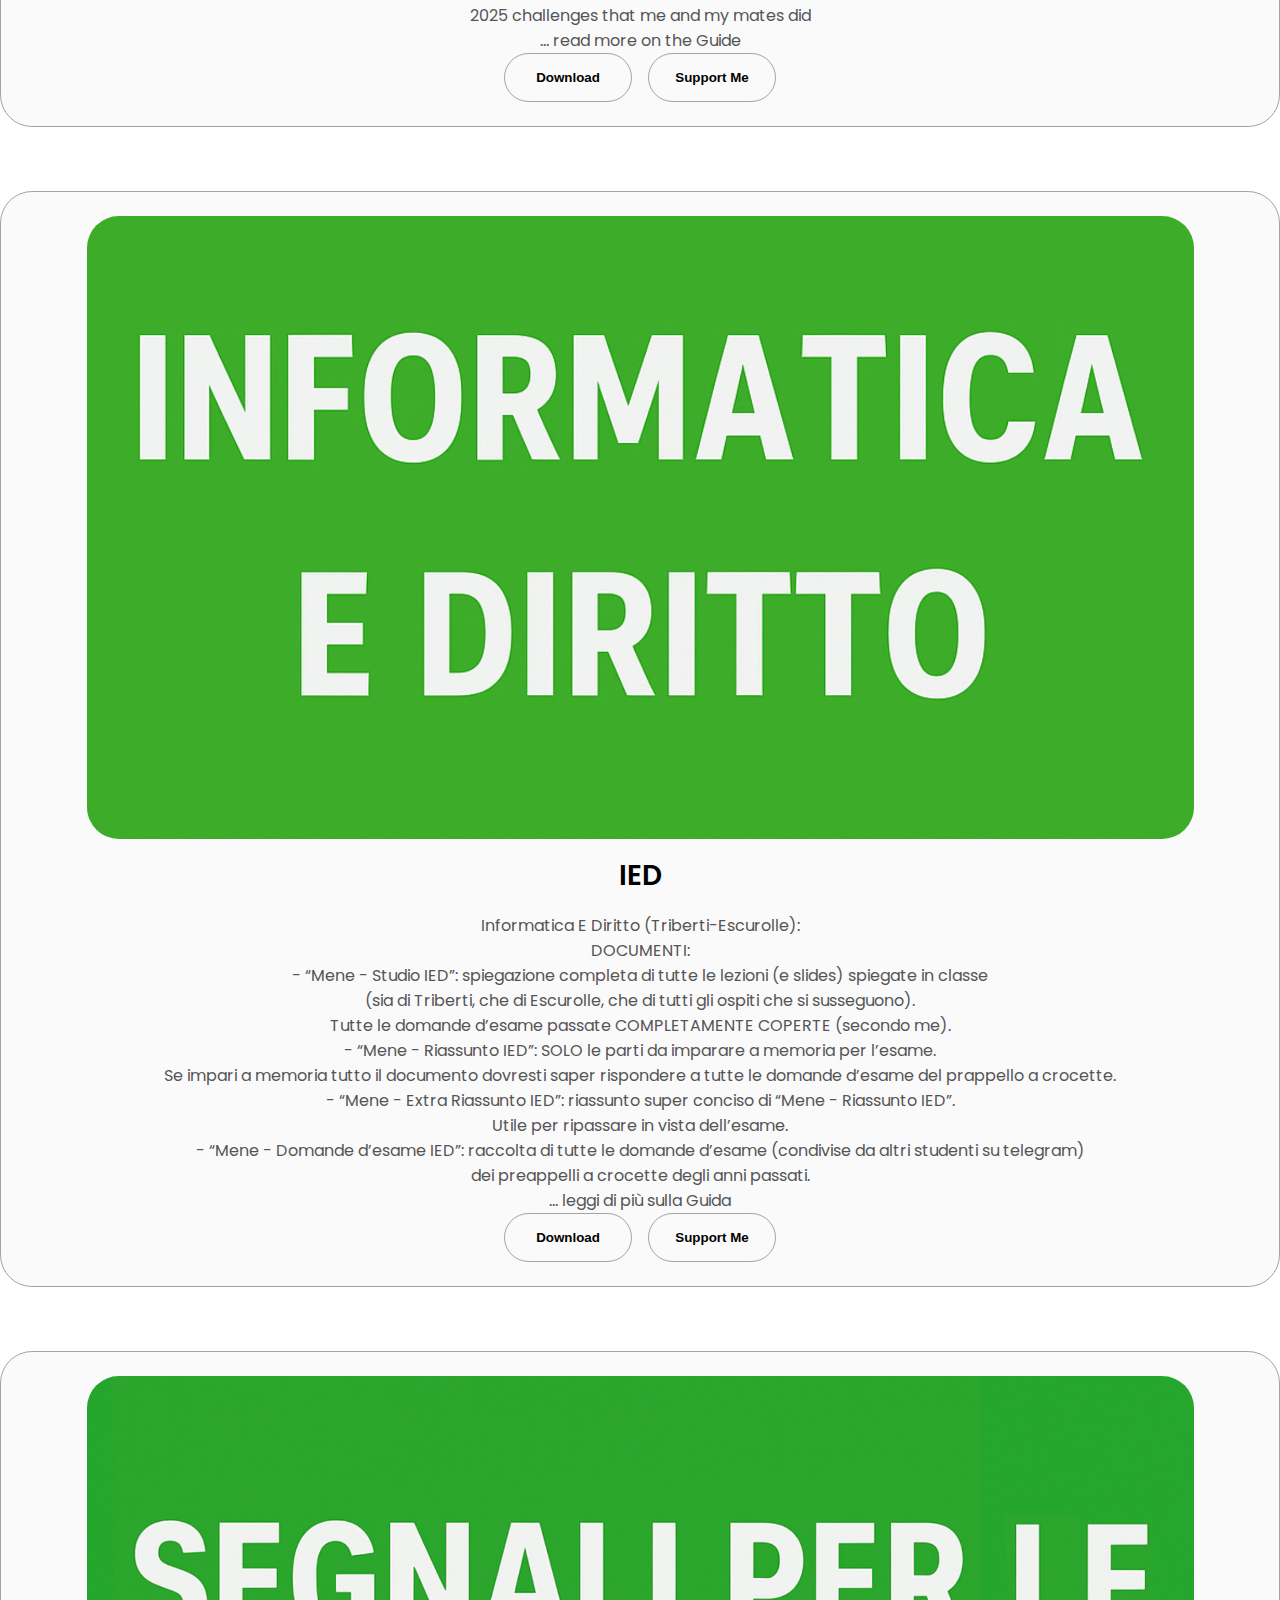
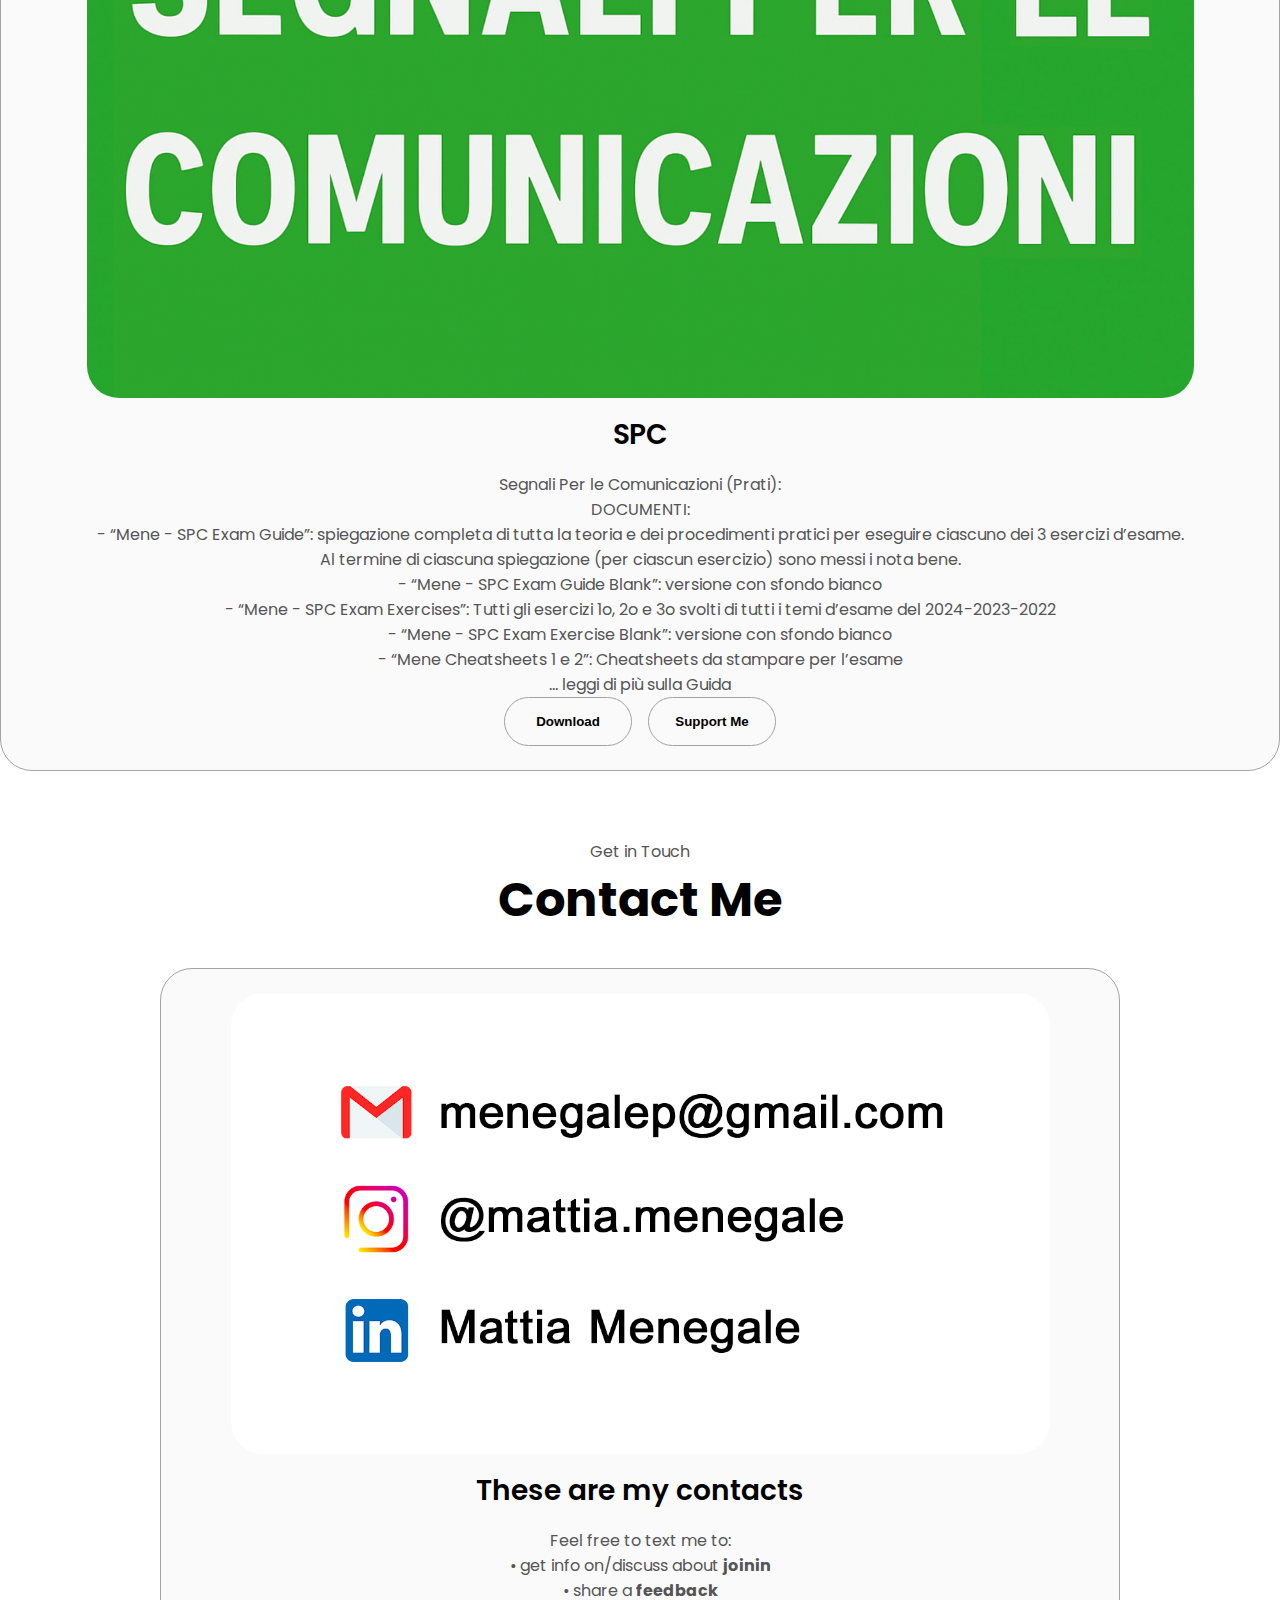
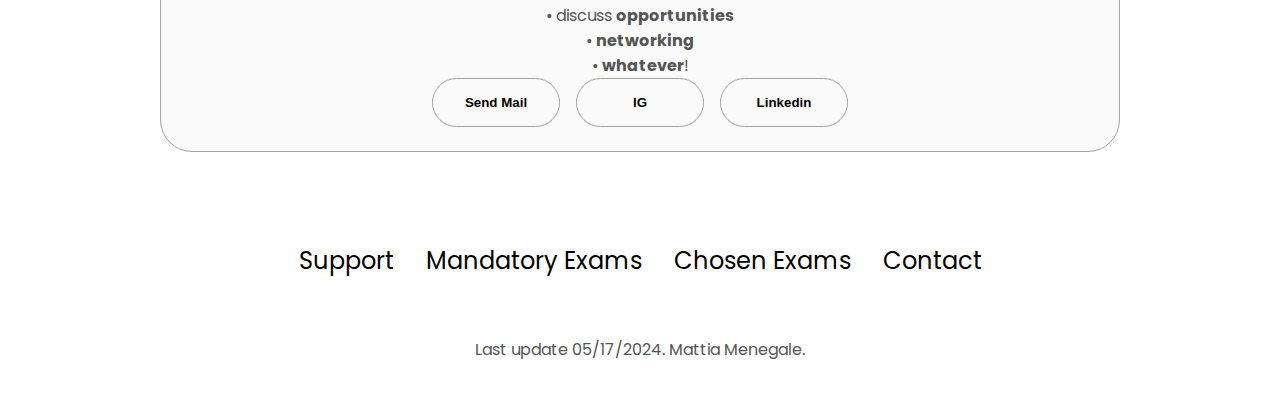
<file: polimi_guides.html>
<!DOCTYPE html>
<html lang="en">
<head>
    <meta charset="UTF-8" />
    <meta http-equiv="X-UA-Compatible" content="IE=edge" />
    <meta name="viewport" content="width=device-width, initial-scale=1.0" />
    <title>CS&Eng Polimi</title>
    <link rel="stylesheet" href="style.css" />
    <link rel="stylesheet" href="mediaqueries.css" />
</head>
<body>

<!-- Banner di countdown -->
<div id="countdown-banner" style="display: none;">
    <p>Download will start in <span id="countdown-timer">30</span> seconds...</p>
    <section id="support_me2">
        <h1 class="title">Can you help me?</h1>
        <div class="experience-details-container">
            <div class="about-containers">
                <div class="details-container color-container">
                    <p class="text-left">
                        Hi, I truly <b>hope</b> from the bottom of my heart that all the sweat and tears I have poured into this are <b>helping</b> you on your university journey.<br/>
                    </p>
                    <p class="text-left">
                        The guides are <b>free</b>, and you can download them without doing anything in return, but if you feel like <b>helping me</b>, I would be immensely grateful:<br/>
                    </p>
                    <p></p>
                    <p class="text-left"> • Would you like to <b>connect on LinkedIn</b>? </p>
                    <div class="btn-container">
                        <button
                                class="btn btn-color-2 project-btn"
                                onclick="location.href='https://www.linkedin.com/in/menegale'"
                        >
                            <img src="./assets/linkedin_banner.png" alt="LinkedIn" style="height: 20px; vertical-align: middle; margin-right: 5px;">
                        </button>
                    </div>
                    <p></p>
                    <p class="text-left"> • If you find this helpful and feel like offering me a <b>spritz</b>, here is my <b>PayPal</b> link:
                    </p>
                    <div class="btn-container">
                        <button
                                class="btn btn-color-2 project-btn"
                                onclick="location.href='https://paypal.me/mattymene21'"
                        >
                            <img src="./assets/paypal.png" alt="PayPal" style="height: 20px; vertical-align: middle; margin-right: 5px;">
                        </button>
                    </div>
                    <p></p>
                    <p class="text-left">
                        Please don’t feel obligated in any way, really. But if you do decide to contribute, send me a message on Telegram (@mattymene) so I can personally thank you—it means a lot to me.
                        If you have any questions, feel free to message me on Telegram, and I will do my best to help you.
                    </p>
                    <p class="text-left">
                        In 10s, the guide will open automatically.<br/>
                        Thank you from the bottom of my heart, <b>Mene</b>
                    </p>
                </div>
            </div>
        </div>
    </section>
</div>


<nav id="hamburger-nav">
    <div class="logo">
        <button onclick="location.href='index.html'" class="minimal-btn">&lt;</button>
        PoliMI Guides</div>
    <div class="hamburger-menu">
        <div class="hamburger-icon" onclick="toggleMenu()">
            <span></span>
            <span></span>
            <span></span>
        </div>
        <div class="menu-links">
            <li><a href="#support_me" onclick="toggleMenu()">Support</a></li>
            <li><a href="#mandatory_ex">Mandatory Exams</a></li>
            <li><a href="#chosen_ex">Chosen Exams</a></li>
            <li><a href="#contacts" onclick="toggleMenu()">Contact</a></li>
        </div>
    </div>
</nav>
<section id="profile">
    <div class="section__pic-container">
        <img src="./assets/profile-pic.png" alt="Mattia menegale profile picture" />
    </div>
    <div class="section__text">
        <p class="section__text__p1">Hello, I'm</p>
        <h1 class="title">Mattia Menegale (mene)</h1>
        <p class="section__text__p2">Startup Founder & Computer Engineer </p>
        <div class="btn-container">
            <button
                    class="btn btn-color-2"
                    onclick="window.open('./assets/Mattia_Menegale_Resume.pdf')"
            >
                Download CV
            </button>
            <button class="btn btn-color-1" onclick="location.href='#contacts'">
                Contact Info
            </button>
        </div>
        <div id="socials-container">
            <img
                    src="./assets/linkedin.png"
                    alt="My LinkedIn profile"
                    class="icon"
                    onclick="location.href='https://www.linkedin.com/in/menegale'"
            />
            <img
                    src="./assets/github.png"
                    alt="My Github profile"
                    class="icon"
                    onclick="location.href='https://github.com/mattymene'"
            />
        </div>
    </div>
</section>
<section id="support_me">
    <p class="section__text__p1">If you want, you can</p>
    <h1 class="title">Support Me</h1>
    <div class="experience-details-container">
        <div class="about-containers">
            <div class="details-container color-container">
                <div class="article-container">
                    <img
                            src="./assets/support_me2.png"
                            alt="Support Me"
                            class="project-img"
                    />
                </div>
                <h2 class="experience-sub-title project-title">Can you help me?</h2>
                <p class="text-left">
                <p class="text-left">
                    The guides are <b>free</b>, and you can download them without doing anything in return, but if you'd like to <b>support me</b>, I would be immensely grateful:<br/>
                </p>
                <p></p>
                <p class="text-left"> • Would you like to <b>follow me on LinkedIn</b>? </p>
                <div class="btn-container">
                    <button
                            class="btn btn-color-2 project-btn"
                            onclick="location.href='https://www.linkedin.com/in/menegale'"
                    >
                        <img src="./assets/linkedin_banner.png" alt="LinkedIn" style="height: 20px; vertical-align: middle; margin-right: 5px;">
                    </button>
                </div>
                <p></p>
                <p class="text-left"> • If you find what I do useful and want to buy me a <b>spritz</b>, here’s my <b>PayPal</b>:
                </p>
                <div class="btn-container">
                    <button
                            class="btn btn-color-2 project-btn"
                            onclick="location.href='https://paypal.me/mattymene21'"
                    >
                        <img src="./assets/paypal.png" alt="PayPal" style="height: 20px; vertical-align: middle; margin-right: 5px;">
                    </button>
                </div>
                <p></p>
                <p class="text-left">
                    Please don’t feel obligated in any way, really. But if you decide to contribute, message me on Telegram (@mattymene) so I can personally thank you, it means a lot to me.
                </p>
                <p class="text-left"> • <b>Contact me</b> and share any opportunities, ideas, or anything else you'd like!<br/></p>
                <div class="btn-container">
                    <button
                            class="btn btn-color-2 project-btn"
                            onclick="location.href='#contacts'"
                    >
                        Contact Me
                    </button>
                </div>
            </div>
        </div>
    </div>
    <img
            src="./assets/arrow.png"
            alt="Arrow icon"
            class="icon arrow"
            onclick="location.href='./#contact'"
    />
</section>
<section id="mandatory_ex">
    <p class="section__text__p1">Browse My Guides for</p>
    <h1 class="title">Mandatory Exams</h1>
    <div class="experience-details-container">
        <div class="about-containers">
            <div class="details-container color-container">
                <div class="article-container">
                    <img
                            src="./assets/polimi_guides/mandatory_ex/FOR.png"
                            alt="FOR.png"
                            class="project-img"
                    />
                </div>
                <h2 class="experience-sub-title project-title">FOR</h2>
                <p class="text-left"> Foundations Of Operations Research (Amaldi-Braz): <br />
                    DOCUMENTS:<br />
                    - “Mene - FOR Study 1->4”: all these files are organized as follows:<br />
                    Extreme Summary: extreme summary to be memorized and repeated 	for final exam<br />
                    Exam Preparation: Blank space to re-write the extreme summary <br />
                    when studying for final exam. There are also exercises to be re-done <br />
                    as exam preparation<br />
                    Summary: full theory summary<br />
                    Theory: all relevant theory arguments fully covered and explained,<br />
                    as well as exercises guides<br />
                    Class Exercises: all Class exercises done and well explained.<br />
                    - “Mene - FOR Exam Exercises”: all exam exercises available done.<br />
                    ... read more on the Guide
                </p>
                <div class="btn-container">
                    <button
                            class="btn btn-color-2 project-btn"
                            onclick="location.href='https://drive.google.com/drive/u/1/folders/1AC5yCsf0KelFBHWsLL26LKFgOtOCxt5N'"
                    >
                        Download
                    </button>
                    <button
                            class="btn btn-color-2 project-btn"
                            onclick="location.href='#support_me'"
                    >
                        Support Me
                    </button>
                </div>
            </div>
        </div>
    </div>
    <div class="experience-details-container">
        <div class="about-containers">
            <div class="details-container color-container">
                <div class="article-container">
                    <img
                            src="./assets/polimi_guides/mandatory_ex/TCS.png"
                            alt="TCS.png"
                            class="project-img"
                    />
                </div>
                <h2 class="experience-sub-title project-title">TCS</h2>
                <p class="text-left"> Theoretical Computer Science (Pradella-Morzenti):<br />
                    DOCUMENTS:<br />
                    - “Mene - TCS Theory”: all the theory topics explained<br />
                    (not so necessary actually, you can skip this)<br />
                    - “Mene - TCS Exam Exercises”: all exam exercises done<br />
                    - “Mene - TCS Exam Guide”: all the theory and procedures<br />
                       needed to solve all exam exercise (in decrescent order from 2024)<br />
                    (in decrescent order from 2024)<br />
                    ... read more on the Guide
                </p>
                <div class="btn-container">
                    <button
                            class="btn btn-color-2 project-btn"
                            onclick="location.href='https://drive.google.com/drive/u/1/folders/1MLXPrA5ta0opAKkY9RZn5bbipZnWUFxQ'"
                    >
                        Download
                    </button>
                    <button
                            class="btn btn-color-2 project-btn"
                            onclick="location.href='#support_me'"
                    >
                        Support Me
                    </button>
                </div>
            </div>
        </div>
    </div>
    <div class="experience-details-container">
        <div class="about-containers">
            <div class="details-container color-container">
                <div class="article-container">
                    <img
                            src="./assets/polimi_guides/mandatory_ex/FLC.png"
                            alt="FLC.png"
                            class="project-img"
                    />
                </div>
                <h2 class="experience-sub-title project-title">FLC</h2>
                <p class="text-left"> Formal Languages and Compilers (Cattaneo-Breveglieri-...):<br />
                    DOCUMENTS:<br />
                    - “Mene - FLC Exam Guide”: all the theory and procedures needed to solve all exam exercises<br />
                    - “Mene - FLC Exam Exercises”: exam exercises done (in decrescent order from 2024)<br />
                    - “Mene - FLC Exam Guide Blank”: same as “Mene - FLC Exam Guide” but without any “papery background”.<br />
                    - “Mene - FLC Exam Guide Blank to Print”: guide ready to print for exam.<br />
                    ... read more on the Guide
                </p>
                <div class="btn-container">
                    <button
                            class="btn btn-color-2 project-btn"
                            onclick="location.href='https://drive.google.com/drive/folders/1wZzINF2dG59InYNMLwdLRUUMFeBnqZTr?usp=sharing'"
                    >
                        Download
                    </button>
                    <button
                            class="btn btn-color-2 project-btn"
                            onclick="location.href='#support_me'"
                    >
                        Support Me
                    </button>
                </div>
            </div>
        </div>
    </div>
    <div class="experience-details-container">
        <div class="about-containers">
            <div class="details-container color-container">
                <div class="article-container">
                    <img
                            src="./assets/polimi_guides/mandatory_ex/SE2.png"
                            alt="SE2.png"
                            class="project-img"
                    />
                </div>
                <h2 class="experience-sub-title project-title">SE2</h2>
                <p class="text-left"> Software Engineering 2 (Rossi-Di Nitto-Camilli):<br />
                    DOCUMENTS:<br />
                    WE1:<br />
                    “Mene_Alloy_Guide” + “Mene - WE1 - Alloy” “SE2 - Mene's Alloy Guide”: <br />
                    full explanatory guide + exam exercises done for Alloy<br />
                    "Mene - WE1 - Availability”: full explanatory guide + exam exercises done for Availability<br />
                    “Mene - WE1 - Architecture”: full explanatory guide + exam exercises done for Architecture<br />
                    “Mene - WE1 - Testing”: full explanatory guide + exam exercises done for Testing<br />
                    “Mene - WE1 - Project Management”: full explanatory guide + exam exercises done for Project Management<br />
                    “Mene - WE1 - Function Points”: full explanatory guide + exam exercises done for Function Points<br />
                    WE2:<br />
                    “Mene - WE2” full explanatory guide for WE2 (Requirement and Design) + exam exercises done.<br />
                    ... read more on the Guide
                </p>
                <div class="btn-container">
                    <button
                            class="btn btn-color-2 project-btn"
                            onclick="location.href='https://drive.google.com/drive/folders/1uzVfps25oOTNYT3XFMOBb9nkOHaIvIFJ?usp=sharing'"
                    >
                        Download
                    </button>
                    <button
                            class="btn btn-color-2 project-btn"
                            onclick="location.href='#support_me'"
                    >
                        Support Me
                    </button>
                </div>
            </div>
        </div>
    </div>
    <div class="experience-details-container">
        <div class="about-containers">
            <div class="details-container color-container">
                <div class="article-container">
                    <img
                            src="./assets/polimi_guides/mandatory_ex/CI.png"
                            alt="CI.png"
                            class="project-img"
                    />
                </div>
                <h2 class="experience-sub-title project-title">CI</h2>
                <p class="text-left"> Computing Infrastructures (Roveri, Palermo, ...):<br />
                    DOCUMENTS:<br />
                    “Mene - Study CI”: all you need to answer any possible theory exam questions <br />
                    (true/false, multiple choice or open questions). I basically collected all the exam questions<br />
                    from old exam terms, divided in chapters (following the set of slides) and then explained all <br />
                    the theory (from the slides) in a way that answers every exam question.<br />
                    “Mene - CI Exercises”: collection of all the possible exam exercises explained<br />
                    ... read more on the Guide
                </p>
                <div class="btn-container">
                    <button
                            class="btn btn-color-2 project-btn"
                            onclick="location.href='https://drive.google.com/drive/u/3/folders/1GsCWhOCHqI6_LdS9ESiDIofSQI-3IIG9'"
                    >
                        Download
                    </button>
                    <button
                            class="btn btn-color-2 project-btn"
                            onclick="location.href='#support_me'"
                    >
                        Support Me
                    </button>
                </div>
            </div>
        </div>
    </div>




    <img
            src="./assets/arrow.png"
            alt="Arrow icon"
            class="icon arrow"
            onclick="location.href='./#contact'"
    />
</section>
<section id="chosen_ex">
    <p class="section__text__p1">Browse My Guides for</p>
    <h1 class="title">Chosen Exams</h1>
    <div class="experience-details-container">
        <div class="about-containers">
        </div>
    </div>
    <img
            src="./assets/arrow.png"
            alt="Arrow icon"
            class="icon arrow"
            onclick="location.href='./#contact'"
    />
</section>
<div class="experience-details-container">
    <div class="about-containers">

        <div class="details-container color-container">
            <div class="article-container">
                <img
                        src="./assets/polimi_guides/chosen_ex/CE.png"
                        alt="CE.png"
                        class="project-img"
                />
            </div>
            <h2 class="experience-sub-title project-title">CE</h2>
            <p class="text-left"> Computer Ethics (Schiaffonati): <br />
                DOCUMENTS:<br />
                - “EXAM QUESTIONS” = all exam questions BEFORE 18/12/2024<br />
                - “EXAM THEORY” = complete explanation of all the 9 papers that you have to study for the exam. All the possible questions, that the professor has given in past exams and that can be done in future are FULLY COVERED (in my opinion).<br />
                - “EXTENDED SUMMARY”= concise summary of “Mene - CE Exam Theory”. Useful for reviewing theory.<br />
                - “COMPACT SUMMARY”= super condensed summary of “Mene - CE Exam Theory”. Useful for repeating theory before the exam.<br />
                ... read more on the Guide
            </p>
            <div class="btn-container">
                <button
                        class="btn btn-color-2 project-btn"
                        onclick="location.href='https://drive.google.com/drive/u/4/folders/17zVs7G1W46-vbwIpYLjfAlV0lK7_H7O0'"
                >
                    Download
                </button>
                <button
                        class="btn btn-color-2 project-btn"
                        onclick="location.href='#support_me'"
                >
                    Support Me
                </button>
            </div>
        </div>
    </div>
</div>

<div class="experience-details-container">
    <div class="about-containers">
        <div class="details-container color-container">
            <div class="article-container">
                <img
                        src="./assets/polimi_guides/chosen_ex/ANNDL.png"
                        alt="ANNDL.png"
                        class="project-img"
                />
            </div>
            <h2 class="experience-sub-title project-title">ANNDL</h2>
            <p class="text-left"> Artificial Neural Networks and Deep Learning (Matteucci-Borracchi):<br />
                DOCUMENTS:<br />
                - “Mene - Study ANNDL”: all the theory and answers to exam questions, needed to fully <br />
                understand topics and pass Written Exam<br />
                - “Mene - ANNDL Summary”: full summary for repeating theory for Written Exam, and exam <br />
                exercises (receptive field, #parameters)<br />
                - “Mene - Laboratory Notes”: laboratory notes, useful for challenges and to better <br />
                understand theoretical topics<br />
                - “GradientGang - Challenges”: here you find the link to the github repository for the <br />
                2025 challenges that me and my mates did<br />
                ... read more on the Guide
            </p>
            <div class="btn-container">
                <button
                        class="btn btn-color-2 project-btn"
                        onclick="location.href='https://drive.google.com/drive/u/1/folders/1LsnsS9sdT7hwWwpgr5rBSBapklJS1QPb'"
                >
                    Download
                </button>
                <button
                        class="btn btn-color-2 project-btn"
                        onclick="location.href='#support_me'"
                >
                    Support Me
                </button>
            </div>
        </div>
    </div>
</div>

<div class="experience-details-container">
    <div class="about-containers">
        <div class="details-container color-container">
            <div class="article-container">
                <img
                        src="./assets/polimi_guides/chosen_ex/IED.png"
                        alt="IED.png"
                        class="project-img"
                />
            </div>
            <h2 class="experience-sub-title project-title">IED</h2>
            <p class="text-left"> Informatica E Diritto (Triberti-Escurolle):<br />
                DOCUMENTI:<br />
                - “Mene - Studio IED”: spiegazione completa di tutte le lezioni (e slides) spiegate in classe <br />
                (sia di Triberti, che di Escurolle, che di tutti gli ospiti che si susseguono). <br />
                Tutte le domande d’esame passate COMPLETAMENTE COPERTE (secondo me).
                <br />
                - “Mene - Riassunto IED”: SOLO le parti da imparare a memoria per l’esame. <br />
                Se impari a memoria tutto il documento dovresti saper rispondere a tutte le domande d’esame del prappello a crocette.<br />
                - “Mene - Extra Riassunto IED”: riassunto super conciso di “Mene - Riassunto IED”. <br />
                Utile per ripassare in vista dell’esame.<br />
                - “Mene - Domande d’esame IED”: raccolta di tutte le domande d’esame (condivise da altri studenti su telegram)<br />
                dei preappelli a crocette degli anni passati.<br />
                ... leggi di più sulla Guida
            </p>
            <div class="btn-container">
                <button
                        class="btn btn-color-2 project-btn"
                        onclick="location.href='https://drive.google.com/drive/u/1/folders/1dND3a4OTGpQiqlJS81Y68BZGnKDBJdJe'"
                >
                    Download
                </button>
                <button
                        class="btn btn-color-2 project-btn"
                        onclick="location.href='#support_me'"
                >
                    Support Me
                </button>
            </div>
        </div>
    </div>
</div>

<div class="experience-details-container">
    <div class="about-containers">
        <div class="details-container color-container">
            <div class="article-container">
                <img
                        src="./assets/polimi_guides/chosen_ex/SPC.png"
                        alt="SPC.png"
                        class="project-img"
                />
            </div>
            <h2 class="experience-sub-title project-title">SPC</h2>
            <p class="text-left"> Segnali Per le Comunicazioni (Prati):<br />
                DOCUMENTI:<br />
                - “Mene - SPC Exam Guide”: spiegazione completa di tutta la teoria e dei procedimenti pratici per eseguire ciascuno dei 3 esercizi d’esame.<br />
                  Al termine di ciascuna spiegazione (per ciascun esercizio) sono messi i nota bene.<br />
                - “Mene - SPC Exam Guide Blank”: versione con sfondo bianco<br />
                - “Mene - SPC Exam Exercises”: Tutti gli esercizi 1o, 2o e 3o svolti di tutti i temi d’esame del 2024-2023-2022 <br />
                - “Mene - SPC Exam Exercise Blank”: versione con sfondo bianco <br />
                - “Mene Cheatsheets 1 e 2”: Cheatsheets da stampare per l’esame <br />
                ... leggi di più sulla Guida
            </p>
            <div class="btn-container">
                <button
                        class="btn btn-color-2 project-btn"
                        onclick="location.href='https://drive.google.com/drive/u/3/folders/1tH16H-Yha-LREomsqIL57k8r52HxMXIw'"
                >
                    Download
                </button>
                <button
                        class="btn btn-color-2 project-btn"
                        onclick="location.href='#support_me'"
                >
                    Support Me
                </button>
            </div>
        </div>
    </div>
</div>

<section id="contacts">
    <p class="section__text__p1">Get in Touch</p>
    <h1 class="title">Contact Me</h1>
    <div class="experience-details-container">
        <div class="about-containers">
            <div class="details-container color-container">
                <div class="article-container">
                    <img
                            src="./assets/contacts.png"
                            alt="contacts"
                            class="project-img"
                    />
                </div>
                <h2 class="experience-sub-title project-title">These are my contacts</h2>
                <p class="text-left">Feel free to text me to:<br/>
                    • get info on/discuss about <b>joinin</b><br/>
                    • share a <b>feedback</b><br/>
                    • discuss <b>opportunities</b><br/>
                    • <b>networking</b><br/>
                    • <b>whatever</b>!</p>
                <div class="btn-container">
                    <button
                            class="btn btn-color-2 project-btn"
                            onclick="window.location.href='mailto:menegalep@gmail.com'"

                    >
                        Send Mail
                    </button>
                    <button
                            class="btn btn-color-2 project-btn"
                            onclick="location.href='https://www.instagram.com/mattia.menegale'"
                    >
                        IG
                    </button>
                    <button
                            class="btn btn-color-2 project-btn"
                            onclick="location.href='https://www.linkedin.com/in/menegale'"
                    >
                        Linkedin
                    </button>
                </div>
            </div>
        </div>
    </div>
    <img
            src="./assets/arrow.png"
            alt="Arrow icon"
            class="icon arrow"
            onclick="location.href='./#contact'"
    />
</section>
<footer>
    <nav>
        <div class="nav-links-container">
            <ul class="nav-links">
                <li><a href="#support_me">Support</a></li>
                <li><a href="#mandatory_ex">Mandatory Exams</a></li>
                <li><a href="#chosen_ex">Chosen Exams</a></li>
                <li><a href="#contacts">Contact</a></li>
            </ul>
        </div>
    </nav>
    <p>Last update 05/17/2024. Mattia Menegale.</p>
</footer>
<script src="script.js"></script>
</body>
</html>
</file>
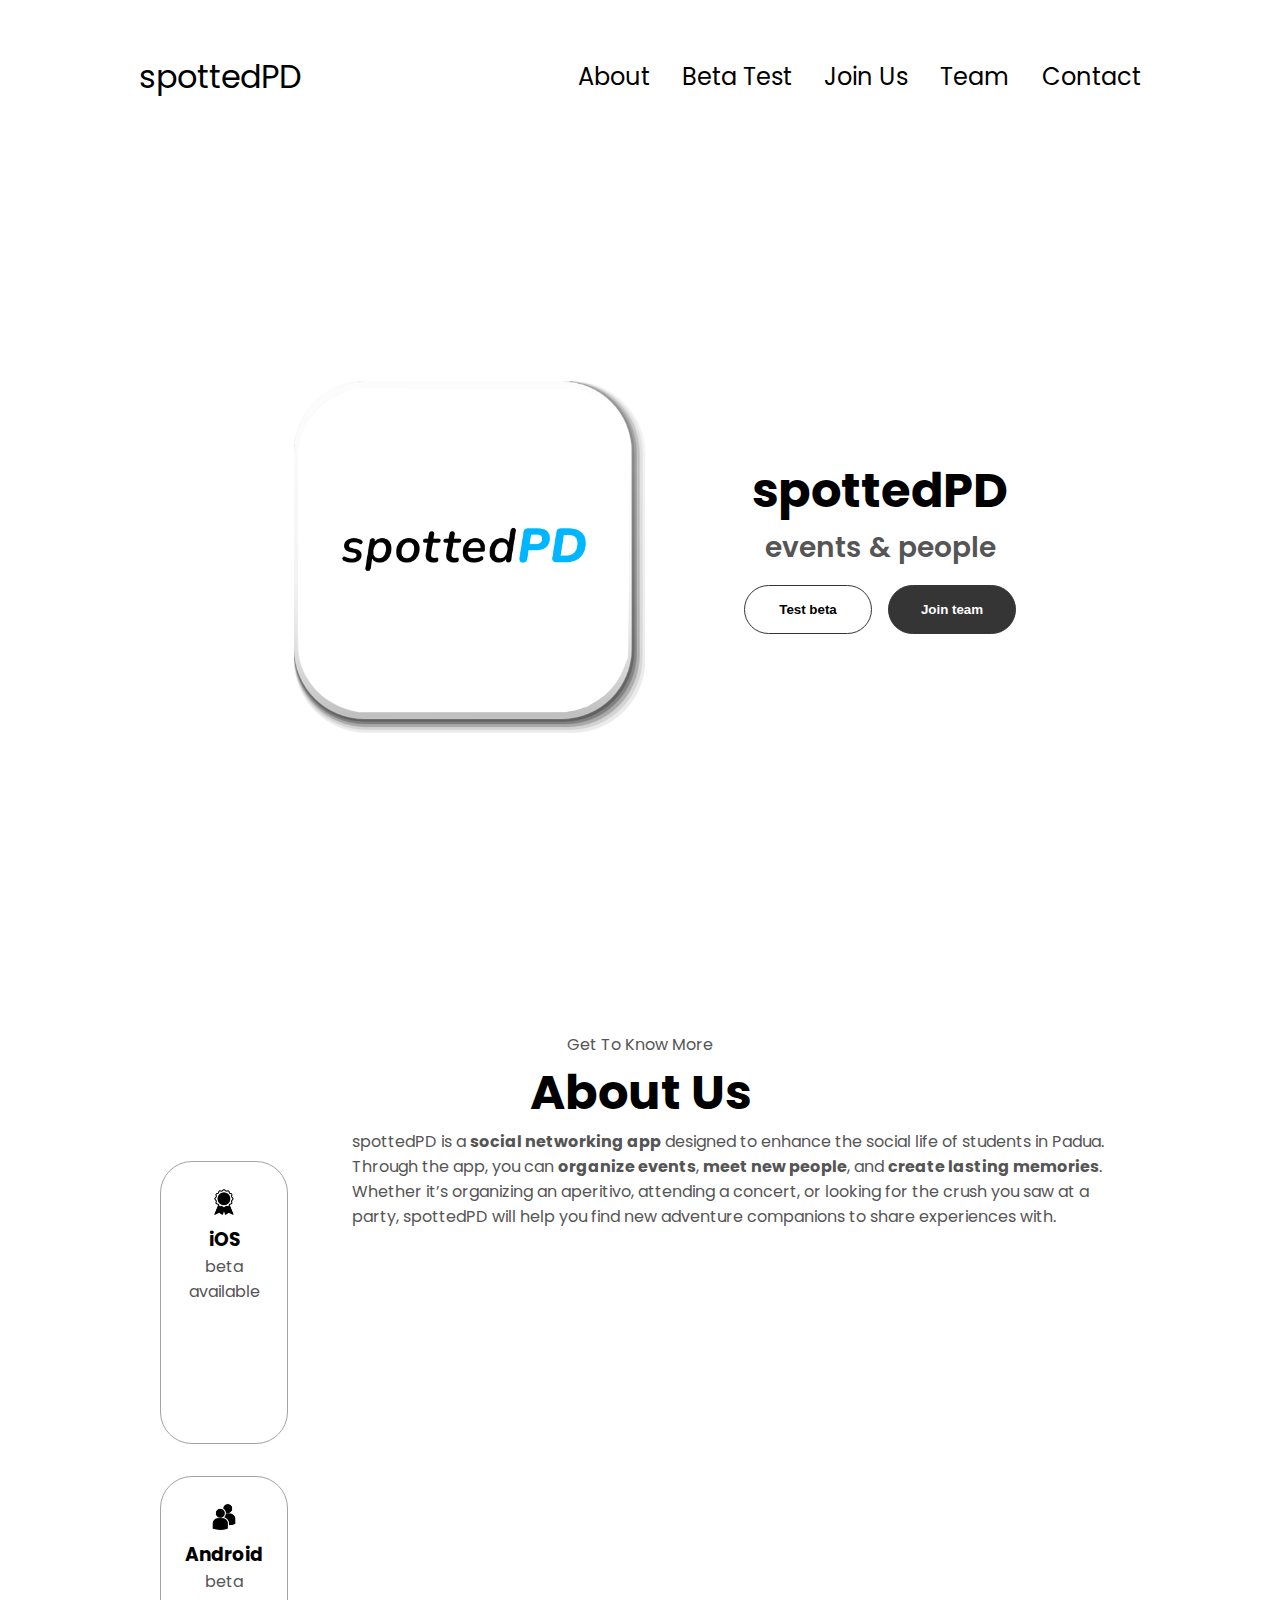
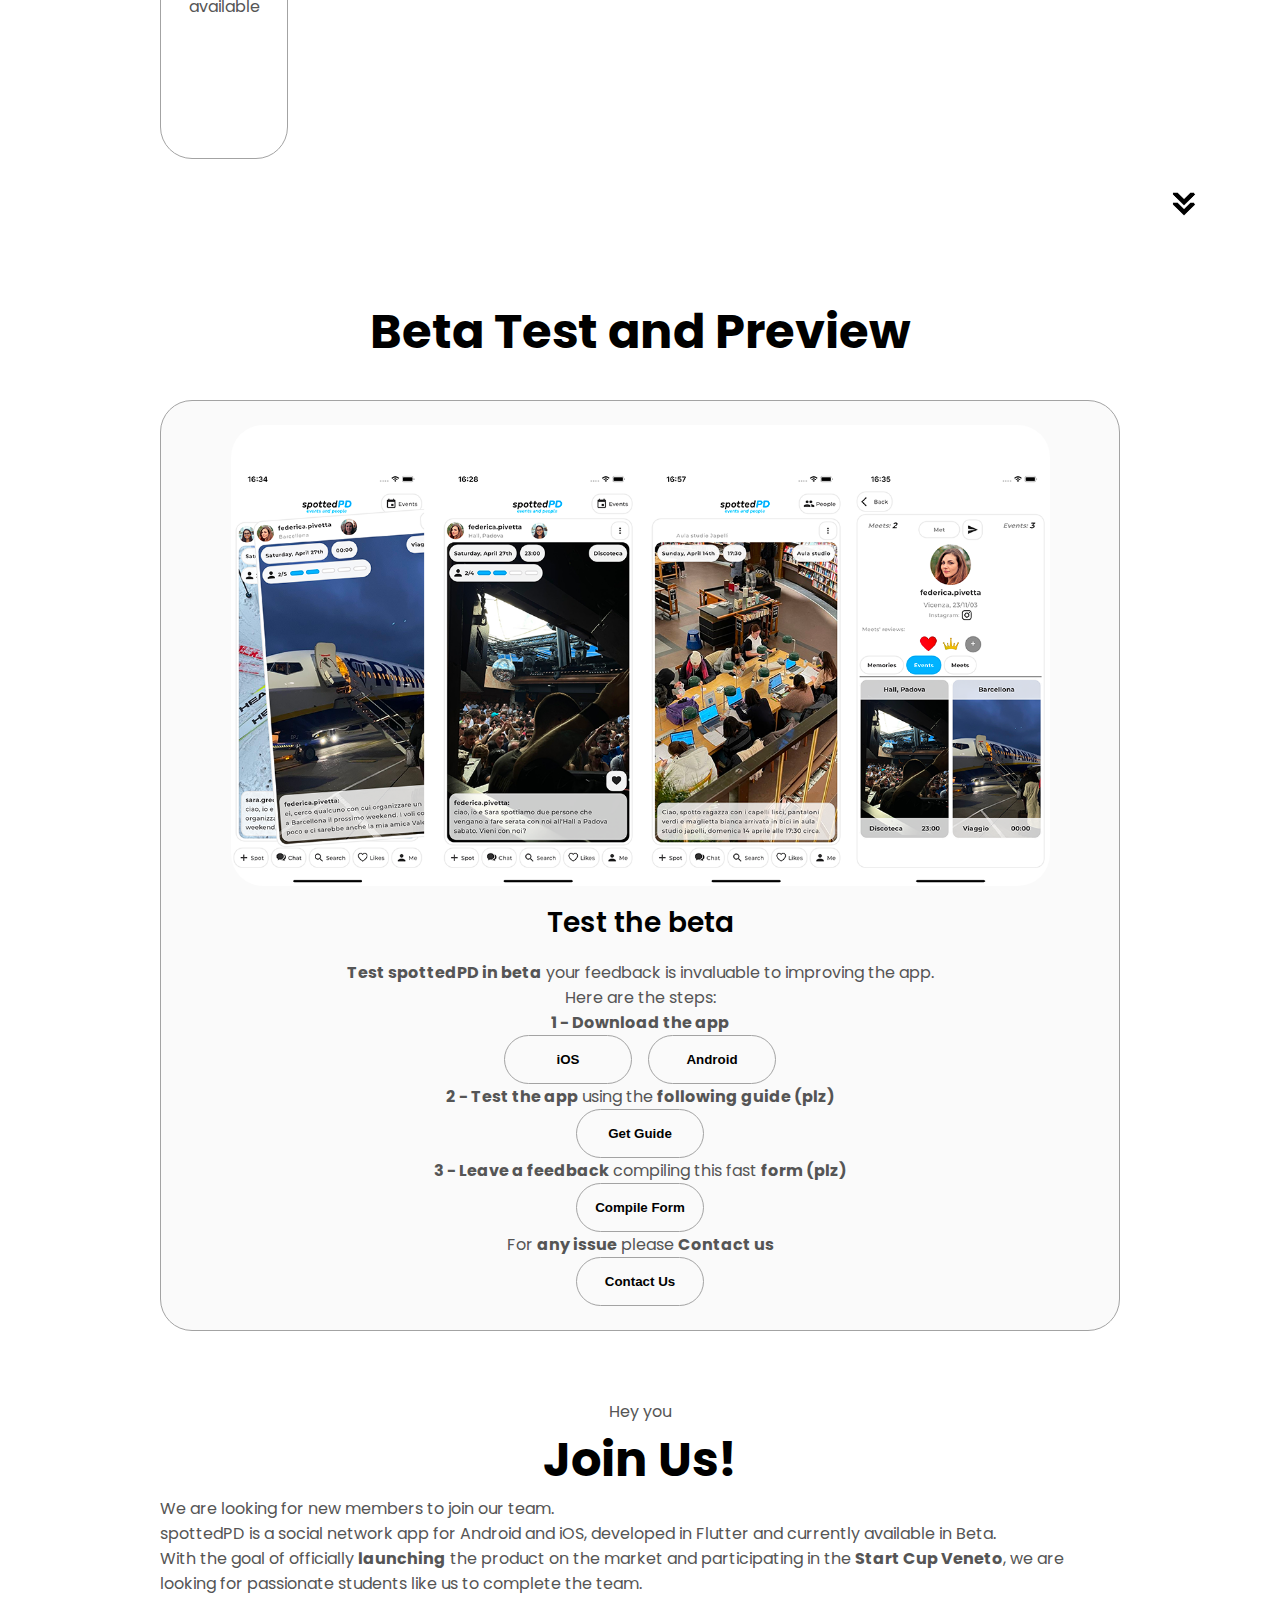
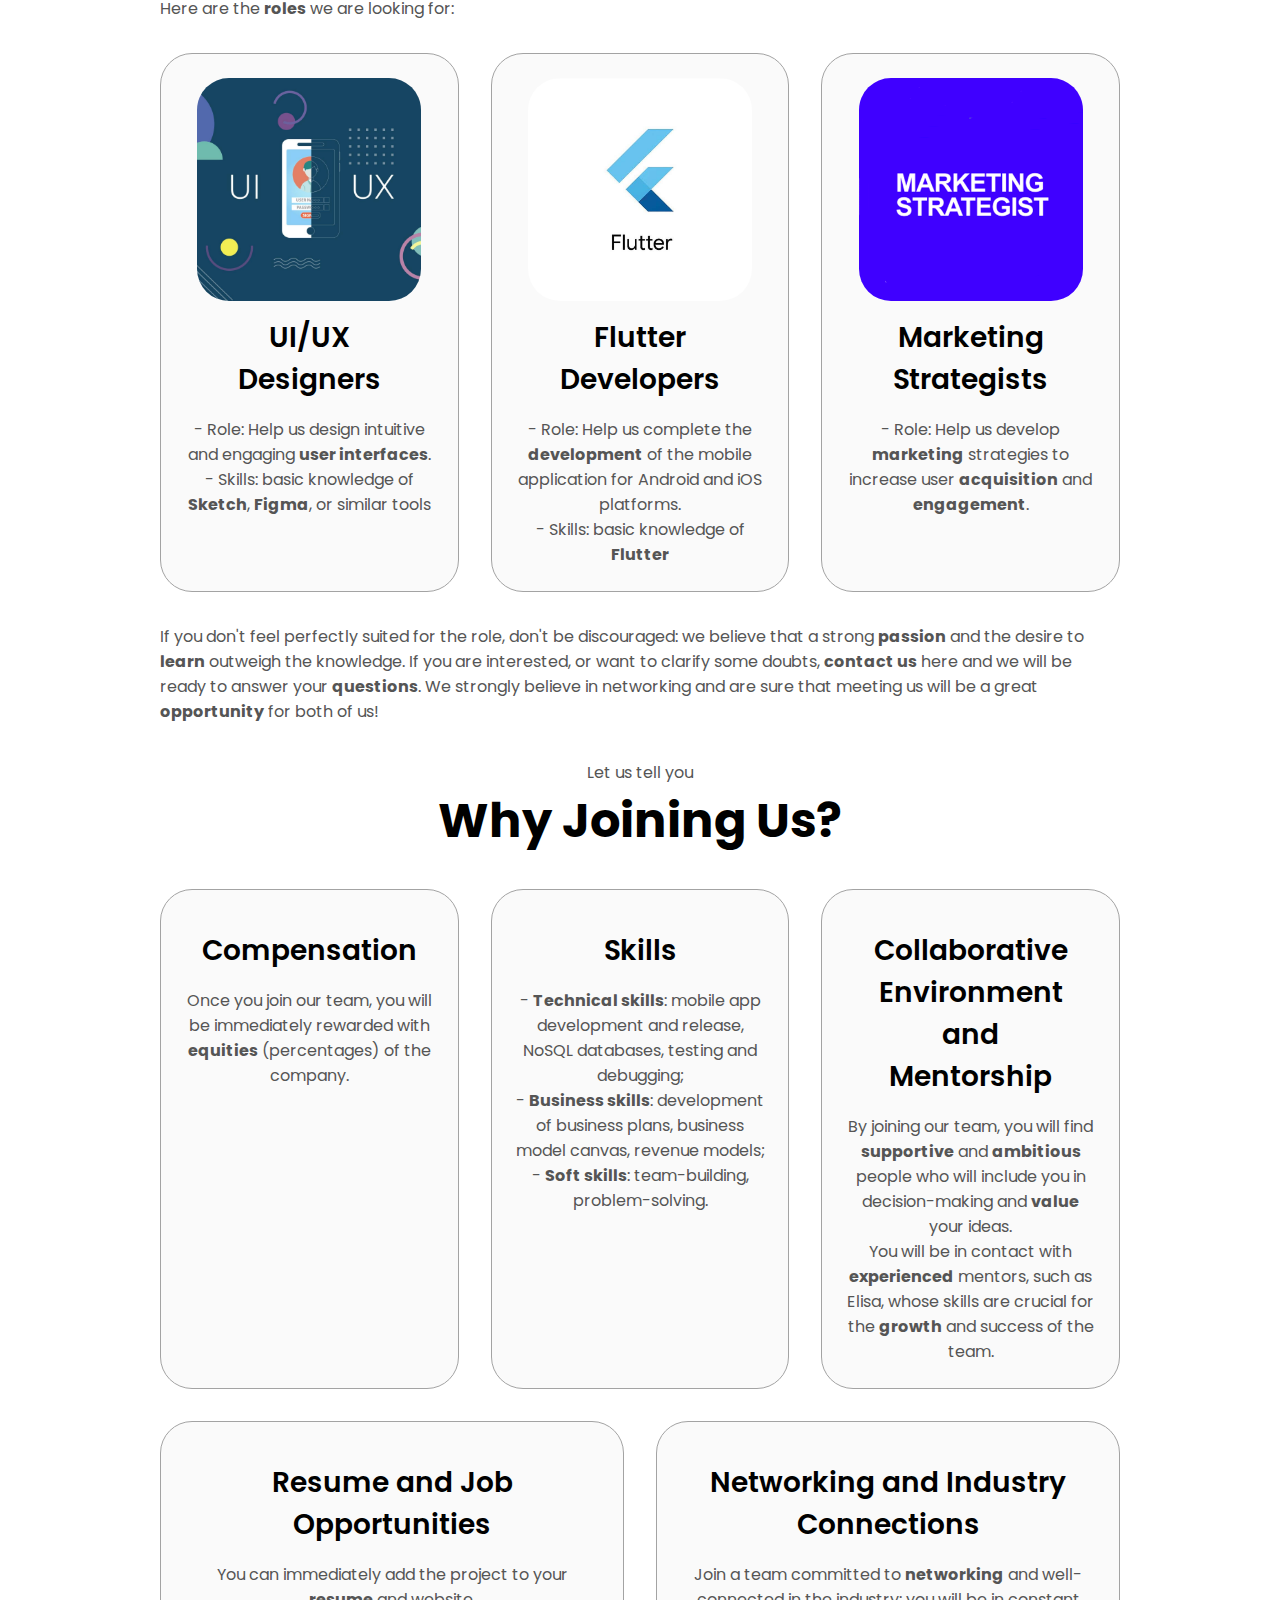
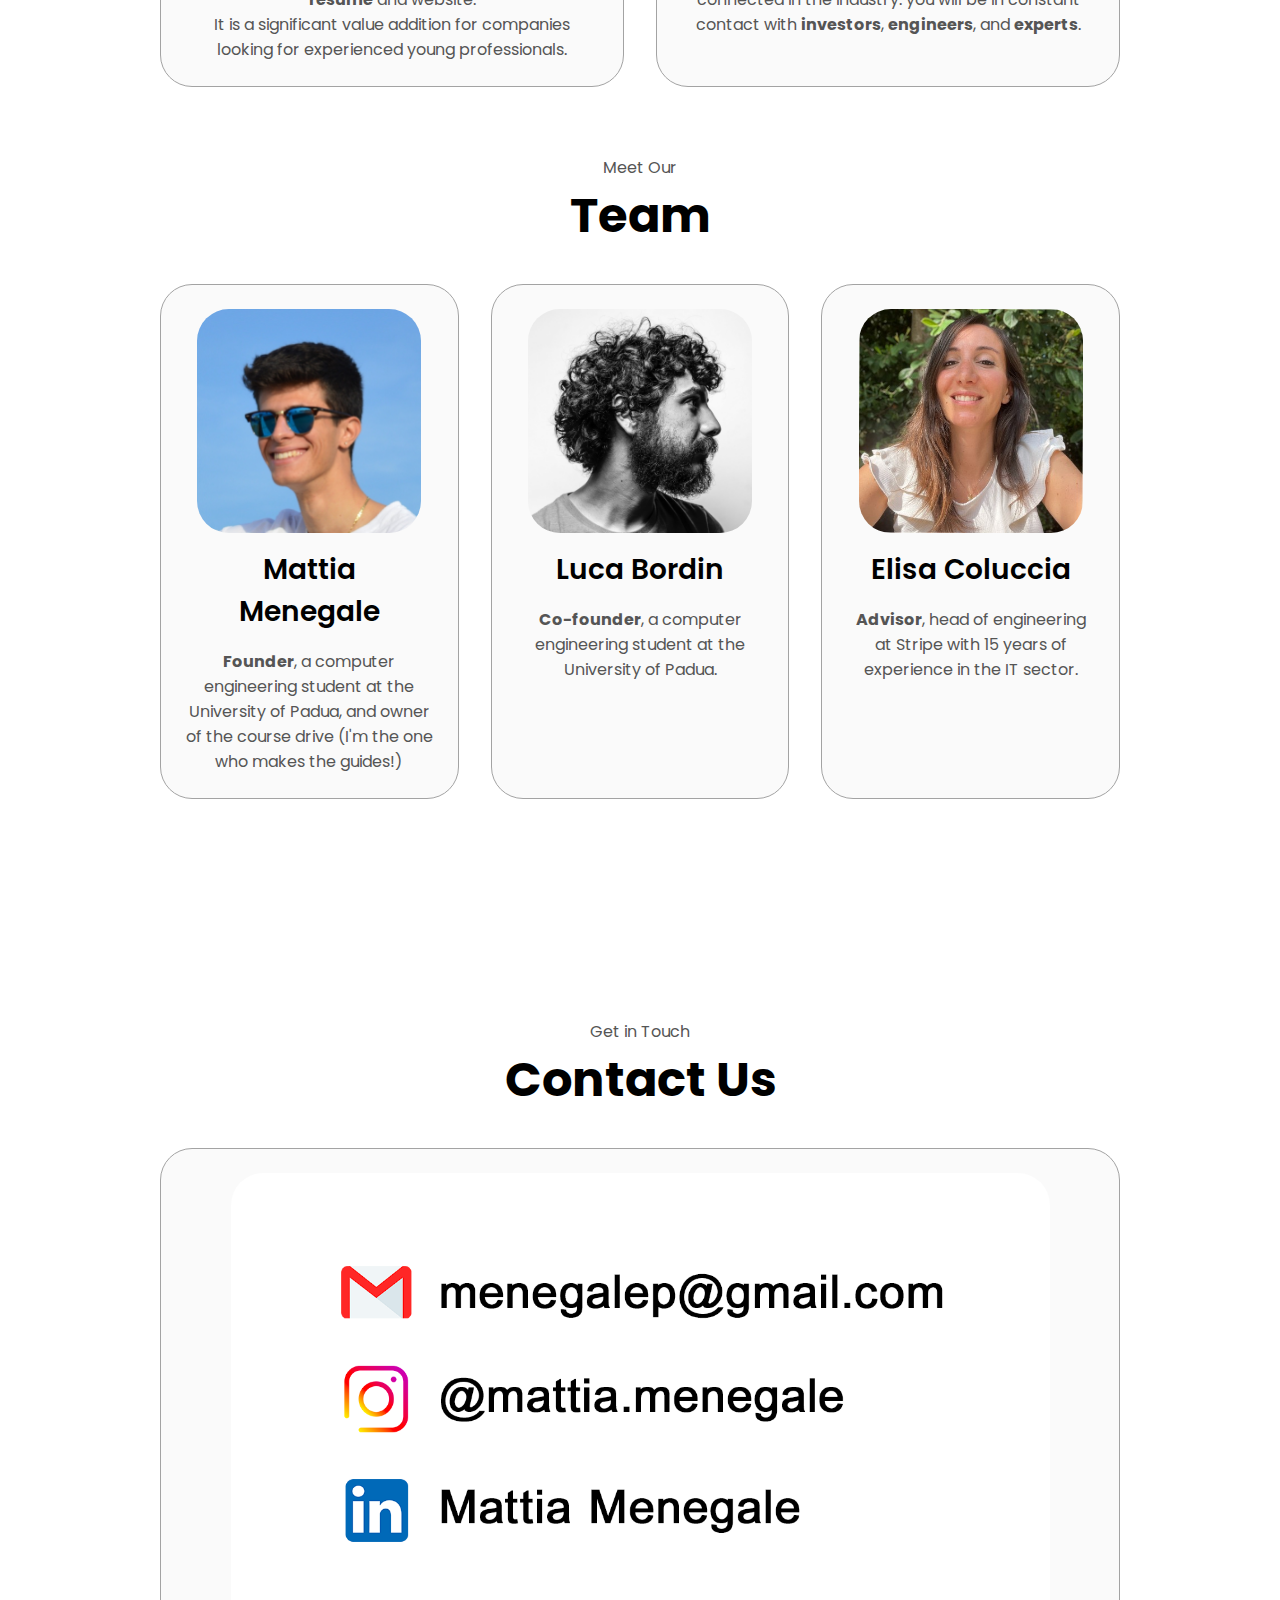
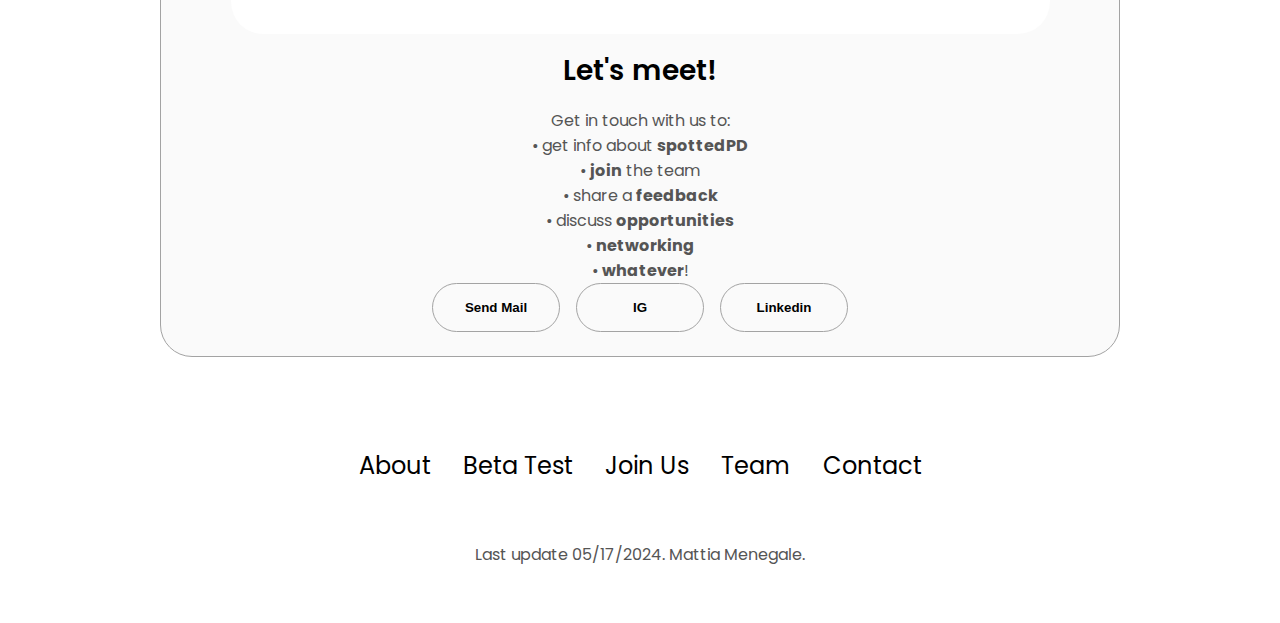
<file: spottedPD.html>
<!DOCTYPE html>
<html lang="en">
<head>
    <meta charset="UTF-8" />
    <meta http-equiv="X-UA-Compatible" content="IE=edge" />
    <meta name="viewport" content="width=device-width, initial-scale=1.0" />
    <title>spottedPD</title>
    <link rel="stylesheet" href="style.css" />
    <link rel="stylesheet" href="mediaqueries.css" />
</head>
<body>
<nav id="desktop-nav">
    <div class="logo">spottedPD</div>
    <div>
        <ul class="nav-links">
            <li><a href="#about">About</a></li>
            <li><a href="#test_beta">Beta Test</a></li>
            <li><a href="#join_us">Join Us</a></li>
            <li><a href="#team">Team</a></li>
            <li><a href="#contacts">Contact</a></li>
        </ul>
    </div>
</nav>
<nav id="hamburger-nav">
    <div class="logo">
        <button onclick="location.href='index.html'" class="minimal-btn">&lt;</button>
        spottedPD</div>
    <div class="hamburger-menu">
        <div class="hamburger-icon" onclick="toggleMenu()">
            <span></span>
            <span></span>
            <span></span>
        </div>
        <div class="menu-links">
            <li><a href="#about" onclick="toggleMenu()">About</a></li>
            <li><a href="#test_beta" onclick="toggleMenu()">Beta Test</a></li>
            <li><a href="#join_us" onclick="toggleMenu()">Join Us</a></li>
            <li><a href="#team" onclick="toggleMenu()">Team</a></li>
            <li><a href="#contacts" onclick="toggleMenu()">Contact</a></li>
        </div>
    </div>
</nav>
<section id="profile">
    <div class="section__pic-container">
        <img src="./assets/spottedPD_logo_app.png" alt="spottedPD_logo_app" />
    </div>
    <div class="section__text">
        <h1 class="title">spottedPD</h1>
        <p class="section__text__p2">events & people </p>
        <div class="btn-container">
            <button
                    class="btn btn-color-2"
                    onclick="location.href='#test_beta'">
                Test beta
            </button>
            <button class="btn btn-color-1" onclick="location.href='#join_us'">
                Join team
            </button>
        </div>

    </div>
</section>
<section id="about">
    <p class="section__text__p1">Get To Know More</p>
    <h1 class="title">About Us</h1>
    <p> </p>
    <div class="section-container">

            <div class="about-containers">
                <div class="details-container">
                    <img
                            src="./assets/experience.png"
                            alt="iOS"
                            class="icon"
                    />
                    <h3>iOS</h3>
                    <p>beta available</p>
                </div>
                <div class="details-container">
                    <img
                            src="./assets/education.png"
                            alt="Android"
                            class="icon"
                    />
                    <h3>Android</h3>
                    <p>beta available</p>
                </div>
            </div>
            <div class="text-container">
                <p class="text-left">spottedPD is a <b>social networking app</b> designed to enhance the social life of students in Padua. Through the app, you can <b>organize events</b>, <b>meet new people</b>, and <b>create lasting memories</b>. Whether it’s organizing an aperitivo, attending a concert, or looking for the crush you saw at a party, spottedPD will help you find new adventure companions to share experiences with.<br/>
                </p>

            </div>
        </div>
    </div>
    <img
            src="./assets/arrow.png"
            alt="Arrow icon"
            class="icon arrow"
            onclick="location.href='./#experience'"
    />
</section>
<!--
<section id="experience">
    <p class="section__text__p1">Explore Our</p>
    <h1 class="title">Key Features</h1>
    <div class="experience-details-container">
        <div class="about-containers">
            <div class="details-container">
                <h2 class="experience-sub-title">With spottedDP you can</h2>
                <div class="article-container">
                    <article>
                        <img
                                src="./assets/checkmark.png"
                                alt="Experience icon"
                                class="icon"
                        />
                        <div>
                            <h3>Spot People</h3>
                            <p>you have seen around</p>
                        </div>
                    </article>
                    <article>
                        <img
                                src="./assets/checkmark.png"
                                alt="Experience icon"
                                class="icon"
                        />
                        <div>
                            <h3>Spot New people</h3>
                            <p>for your events</p>
                        </div>
                    </article>
                    <article>
                        <img
                                src="./assets/checkmark.png"
                                alt="Experience icon"
                                class="icon"
                        />
                        <div>
                            <h3>Find New Events</h3>
                            <p>around you</p>
                        </div>
                    </article>
                    <article>
                        <img
                                src="./assets/checkmark.png"
                                alt="Experience icon"
                                class="icon"
                        />
                        <div>
                            <h3>Get new friends</h3>
                            <p>participating to events</p>
                        </div>
                    </article>
                    <article>
                        <img
                                src="./assets/checkmark.png"
                                alt="Experience icon"
                                class="icon"
                        />
                        <div>
                            <h3>Create memories</h3>
                            <p>from the events you participated to</p>
                        </div>
                    </article>
                    <article>
                        <img
                                src="./assets/checkmark.png"
                                alt="Experience icon"
                                class="icon"
                        />
                        <div>
                            <h3>Networking</h3>
                            <p></p>
                        </div>
                    </article>
                </div>
            </div>

        </div>
    </div>
    <img
            src="./assets/arrow.png"
            alt="Arrow icon"
            class="icon arrow"
            onclick="location.href='./#projects'"
    />
</section>
-->
<section id="test_beta">
    <h1 class="title">Beta Test and Preview</h1>
    <div class="experience-details-container">
        <div class="about-containers">
            <div class="details-container color-container">
                <div class="article-container">
                    <img
                            src="./assets/spotted_preview.png"
                            alt="spotted_preview"
                            class="project-img"
                    />
                </div>
                <h2 class="experience-sub-title project-title">Test the beta</h2>
                <p class="text-left">
                    <b>Test spottedPD in beta</b> your feedback is invaluable to improving the app.<br/>Here are the steps:
                </p>
                <p class="text-left">
                    <b>1 - Download the app</b> <br/>
                </p>

                <div class="btn-container">
                    <button
                            class="btn btn-color-2 project-btn"
                            onclick="location.href='https://testflight.apple.com/join/XF2hvIli'"
                    >
                        iOS
                    </button>
                    <button
                            class="btn btn-color-2 project-btn"
                            onclick="location.href='https://play.google.com/store/apps/details?id=com.menegalep.spottedPD&pli=1'"
                    >
                        Android
                    </button>

                </div>
                <p></p>
                <p class="text-left">
                    <b>2 - Test the app</b> using the <b>following guide (plz)</b>
                </p>
                <div class="btn-container">
                    <button
                            class="btn btn-color-2 project-btn"
                            onclick="window.open('./assets/Guide_Beta_Testers.pdf')"
                    >
                        Get Guide
                    </button>
                </div>
                <p></p>
                <p class="text-left">
                    <b>3 - Leave a feedback</b> compiling this fast <b>form (plz)</b>
                </p>
                <div class="btn-container">
                    <button
                            class="btn btn-color-2 project-btn"
                            onclick="location.href='https://forms.gle/aCYVk48xvm9deF1E7'"
                    >
                        Compile Form
                    </button>
                </div>
                <p></p>
                <p class="text-left">
                    For <b>any issue</b> please <b>Contact us</b>
                </p>
                <div class="btn-container">
                    <button
                            class="btn btn-color-2 project-btn"
                            onclick="location.href='#contacts'"
                    >
                        Contact Us
                    </button>
                </div>
            </div>
        </div>
    </div>
    <img
            src="./assets/arrow.png"
            alt="Arrow icon"
            class="icon arrow"
            onclick="location.href='./#contact'"
    />
</section>
<section id="join_us">
    <p class="section__text__p1">Hey you</p>
    <h1 class="title">Join Us!</h1>
    <p class="text-left">We are looking for new members to join our team.<br/>
        spottedPD is a social network app for Android and iOS, developed in Flutter and currently available in Beta.<br/>
        With the goal of officially <b>launching</b> the product on the market and participating in the <b>Start Cup Veneto</b>, we are looking for passionate students like us to complete the team.<br/>
        Here are the <b>roles</b> we are looking for:<br/>
    </p>
    <div class="experience-details-container">
        <div class="about-containers">

            <div class="details-container color-container">
                <div class="article-container">
                    <img
                            src="./assets/spottedPD/UIUX.png"
                            alt="mene"
                            class="project-img"
                    />
                </div>
                <h2 class="experience-sub-title project-title">UI/UX Designers</h2>
                <p class="text-left">
                    - Role: Help us design intuitive and engaging <b>user interfaces</b>.<br/>
                    - Skills: basic knowledge of <b>Sketch</b>, <b>Figma</b>, or similar tools<br/>
                </p>
            </div>
            <div class="details-container color-container">
                <div class="article-container">
                    <img
                            src="./assets/spottedPD/flutter.png"
                            alt="luca"
                            class="project-img"
                    />
                </div>
                <h2 class="experience-sub-title project-title">Flutter Developers</h2>
                <p class="text-left">
                    - Role: Help us complete the <b>development</b> of the mobile application for Android and iOS platforms.<br/>
                    - Skills: basic knowledge of <b>Flutter</b><br/>

                </p>
            </div>
            <div class="details-container color-container">
                <div class="article-container">
                    <img
                            src="./assets/spottedPD/marketing_strategist.png"
                            alt="marketing_strategist"
                            class="project-img"
                    />
                </div>
                <h2 class="experience-sub-title project-title">Marketing Strategists</h2>
                <p class="text-left">
                    - Role: Help us develop <b>marketing</b> strategies to increase user <b>acquisition</b> and <b>engagement</b>.<br/>
                </p>
            </div>
        </div>
    </div>
    <p class="text-left">
        If you don't feel perfectly suited for the role, don't be discouraged: we believe that a strong <b>passion</b> and the desire to <b>learn</b> outweigh the knowledge.
        If you are interested, or want to clarify some doubts, <b>contact us</b> here and we will be ready to answer your <b>questions</b>. We strongly believe in networking and are sure that meeting us will be a great <b>opportunity</b> for both of us!
    </p>
    <img
            src="./assets/arrow.png"
            alt="Arrow icon"
            class="icon arrow"
            onclick="location.href='./#contact'"
    />
</section>
<section id="why_joining">
    <p class="section__text__p1">Let us tell you</p>
    <h1 class="title">Why Joining Us?</h1>
    </p>
    <div class="experience-details-container">
        <div class="about-containers">
            <div class="details-container color-container">
                <h2 class="experience-sub-title project-title">Compensation</h2>
                <p class="text-left">
                    Once you join our team, you will be immediately rewarded with <b>equities</b> (percentages) of the company.
                </p>
            </div>
            <div class="details-container color-container">
                <h2 class="experience-sub-title project-title">Skills</h2>
                <p class="text-left">
                    - <b>Technical skills</b>: mobile app development and release, NoSQL databases, testing and debugging;<br/>
                    - <b>Business skills</b>: development of business plans, business model canvas, revenue models;<br/>
                    - <b>Soft skills</b>: team-building, problem-solving.<br/>
                </p>
            </div>
            <div class="details-container color-container">
                <h2 class="experience-sub-title project-title">Collaborative Environment and Mentorship</h2>
                <p class="text-left">
                    By joining our team, you will find <b>supportive</b> and <b>ambitious</b> people who will include you in decision-making and <b>value</b> your ideas.<br/> You will be in contact with <b>experienced</b> mentors, such as Elisa, whose skills are crucial for the <b>growth</b> and success of the team.<br/>
                </p>
            </div>
            <div class="details-container color-container">
                <h2 class="experience-sub-title project-title">Resume and Job Opportunities</h2>
                <p class="text-left">
                    You can immediately add the project to your <b>resume</b> and website.<br/> It is a significant value addition for companies looking for experienced young professionals.<br/>
                </p>
            </div>
            <div class="details-container color-container">
                <h2 class="experience-sub-title project-title">Networking and Industry Connections</h2>
                <p class="text-left">
                    Join a team committed to <b>networking</b> and well-connected in the industry: you will be in constant contact with <b>investors</b>, <b>engineers</b>, and <b>experts</b>.
                </p>
            </div>
        </div>
    </div>
    <img
            src="./assets/arrow.png"
            alt="Arrow icon"
            class="icon arrow"
            onclick="location.href='./#contact'"
    />
</section>
<section id="team">
    <p class="section__text__p1">Meet Our</p>
    <h1 class="title">Team</h1>
    <div class="experience-details-container">
        <div class="about-containers">

            <div class="details-container color-container">
                <div class="article-container">
                    <img
                            src="./assets/spottedPD/mattia_menegale.png"
                            alt="mattia_menegale"
                            class="project-img"
                    />
                </div>
                <h2 class="experience-sub-title project-title">Mattia Menegale</h2>
                <p class="text-left"><b>Founder</b>, a computer engineering student at the University of Padua, and owner of the course drive (I'm the one who makes the guides!)
                </p>
            </div>
            <div class="details-container color-container">
                <div class="article-container">
                    <img
                            src="./assets/about-pic.png"
                            alt="luca"
                            class="project-img"
                    />
                </div>
                <h2 class="experience-sub-title project-title">Luca Bordin</h2>
                <p class="text-left"><b>Co-founder</b>, a computer engineering student at the University of Padua.</p>
                </p>
            </div>
            <div class="details-container color-container">
                <div class="article-container">
                    <img
                            src="./assets/spottedPD/elisa_coluccia.png"
                            alt="luca"
                            class="project-img"
                    />
                </div>
                <h2 class="experience-sub-title project-title">Elisa Coluccia</h2>
                <p class="text-left"><b>Advisor</b>, head of engineering at Stripe with 15 years of experience in the IT sector.</p>
                </p>
            </div>
        </div>
    </div>
    <img
            src="./assets/arrow.png"
            alt="Arrow icon"
            class="icon arrow"
            onclick="location.href='./#contact'"
    />
</section>


<section id="contacts">
    <p class="section__text__p1">Get in Touch</p>
    <h1 class="title">Contact Us</h1>
    <div class="experience-details-container">
        <div class="about-containers">
            <div class="details-container color-container">
                <div class="article-container">
                    <img
                            src="./assets/contacts.png"
                            alt="contacts"
                            class="project-img"
                    />
                </div>
                <h2 class="experience-sub-title project-title">Let's meet!</h2>
                <p class="text-left">Get in touch with us to:<br/>
                    • get info about <b>spottedPD</b><br/>
                    • <b>join</b> the team<br/>
                    • share a <b>feedback</b><br/>
                    • discuss <b>opportunities</b><br/>
                    • <b>networking</b><br/>
                    • <b>whatever</b>!</p>
                <div class="btn-container">
                    <button
                            class="btn btn-color-2 project-btn"
                            onclick="window.location.href='mailto:menegalep@gmail.com'"

                    >
                        Send Mail
                    </button>
                    <button
                            class="btn btn-color-2 project-btn"
                            onclick="location.href='https://www.instagram.com/mattia.menegale'"
                    >
                        IG
                    </button>
                    <button
                            class="btn btn-color-2 project-btn"
                            onclick="location.href='https://www.linkedin.com/public-profile/settings?lipi=urn%3Ali%3Apage%3Ad_flagship3_profile_self_edit_contact-info%3B%2FkdV06yPQsK8pNumivcXrg%3D%3D'"
                    >
                        Linkedin
                    </button>
                </div>
            </div>
        </div>
    </div>
    <img
            src="./assets/arrow.png"
            alt="Arrow icon"
            class="icon arrow"
            onclick="location.href='./#contact'"
    />
</section>

<footer>
    <nav>
        <div class="nav-links-container">
            <ul class="nav-links">
                <li><a href="#about">About</a></li>
                <li><a href="#test_beta">Beta Test</a></li>
                <li><a href="#join_us">Join Us</a></li>
                <li><a href="#team">Team</a></li>
                <li><a href="#contacts">Contact</a></li>
            </ul>
        </div>
    </nav>
    <p>Last update 05/17/2024. Mattia Menegale.</p>
</footer>
<script src="script.js"></script>
</body>
</html>
</file>
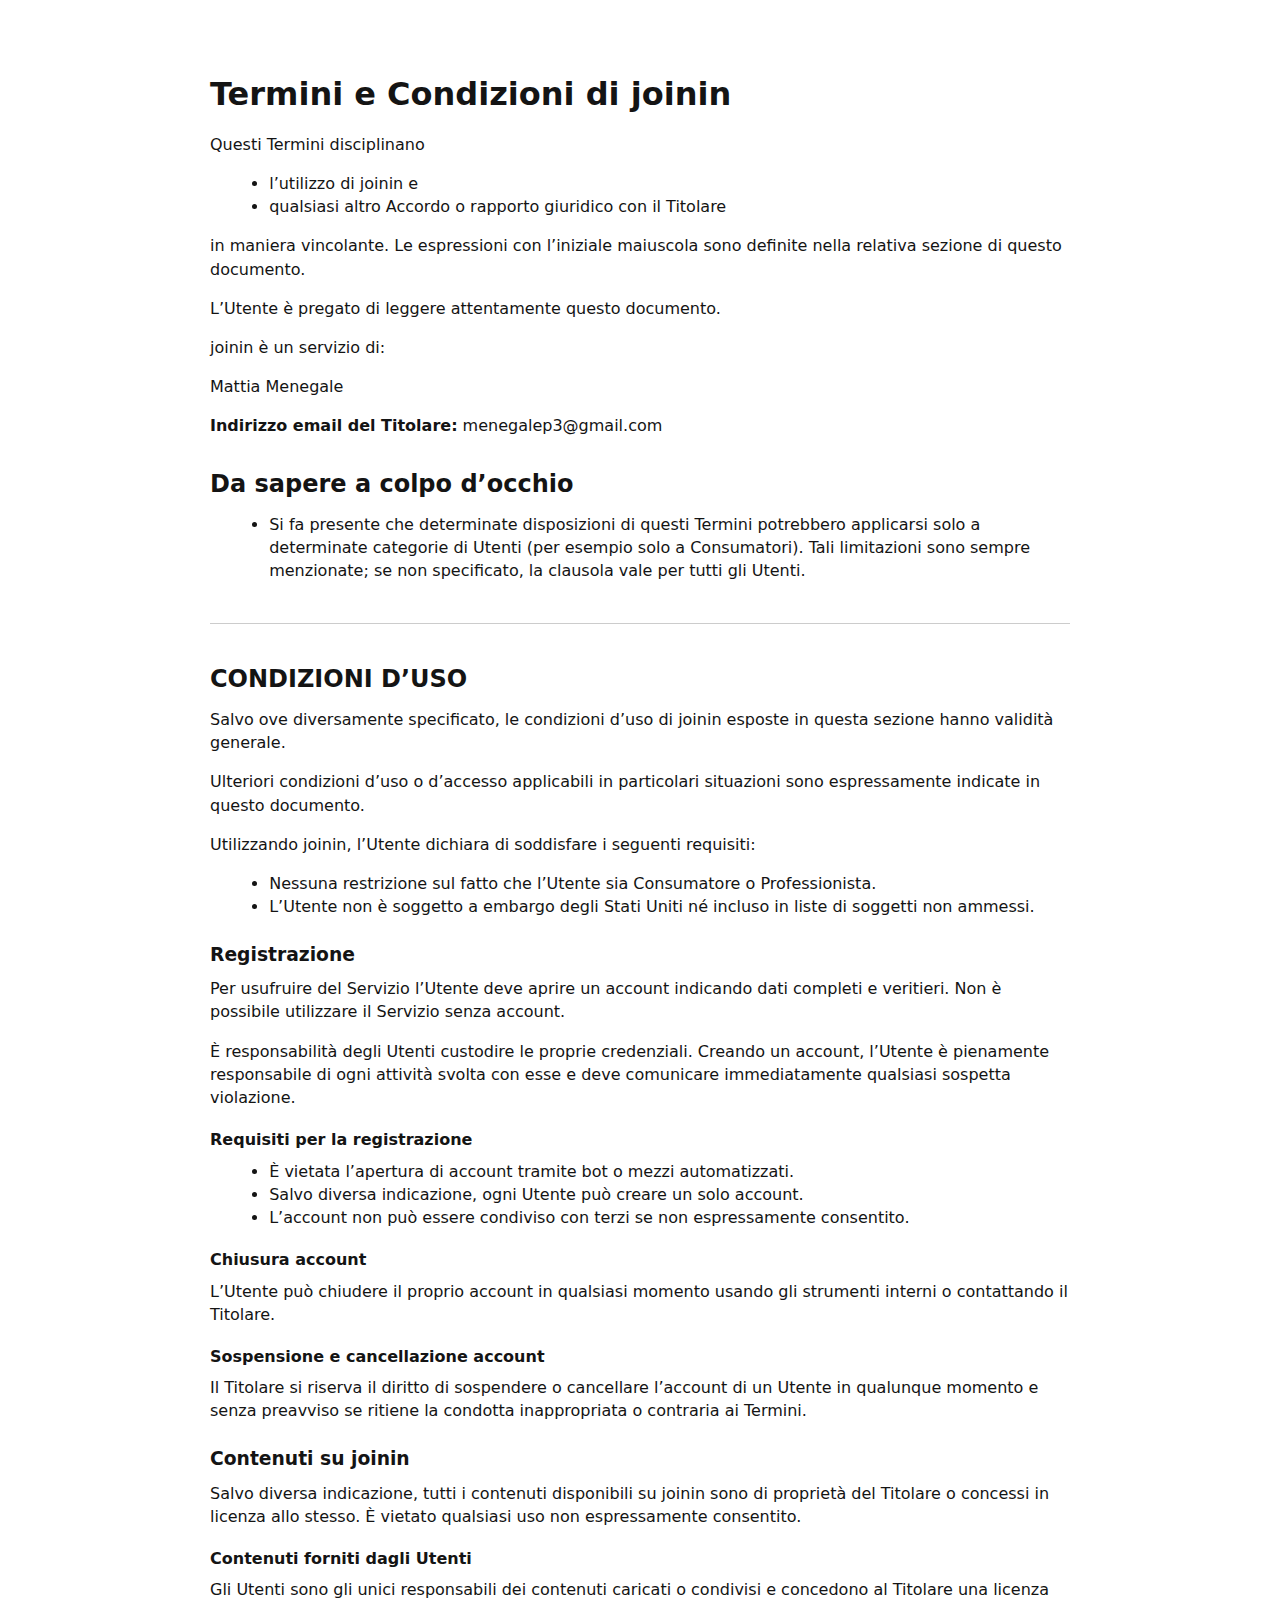
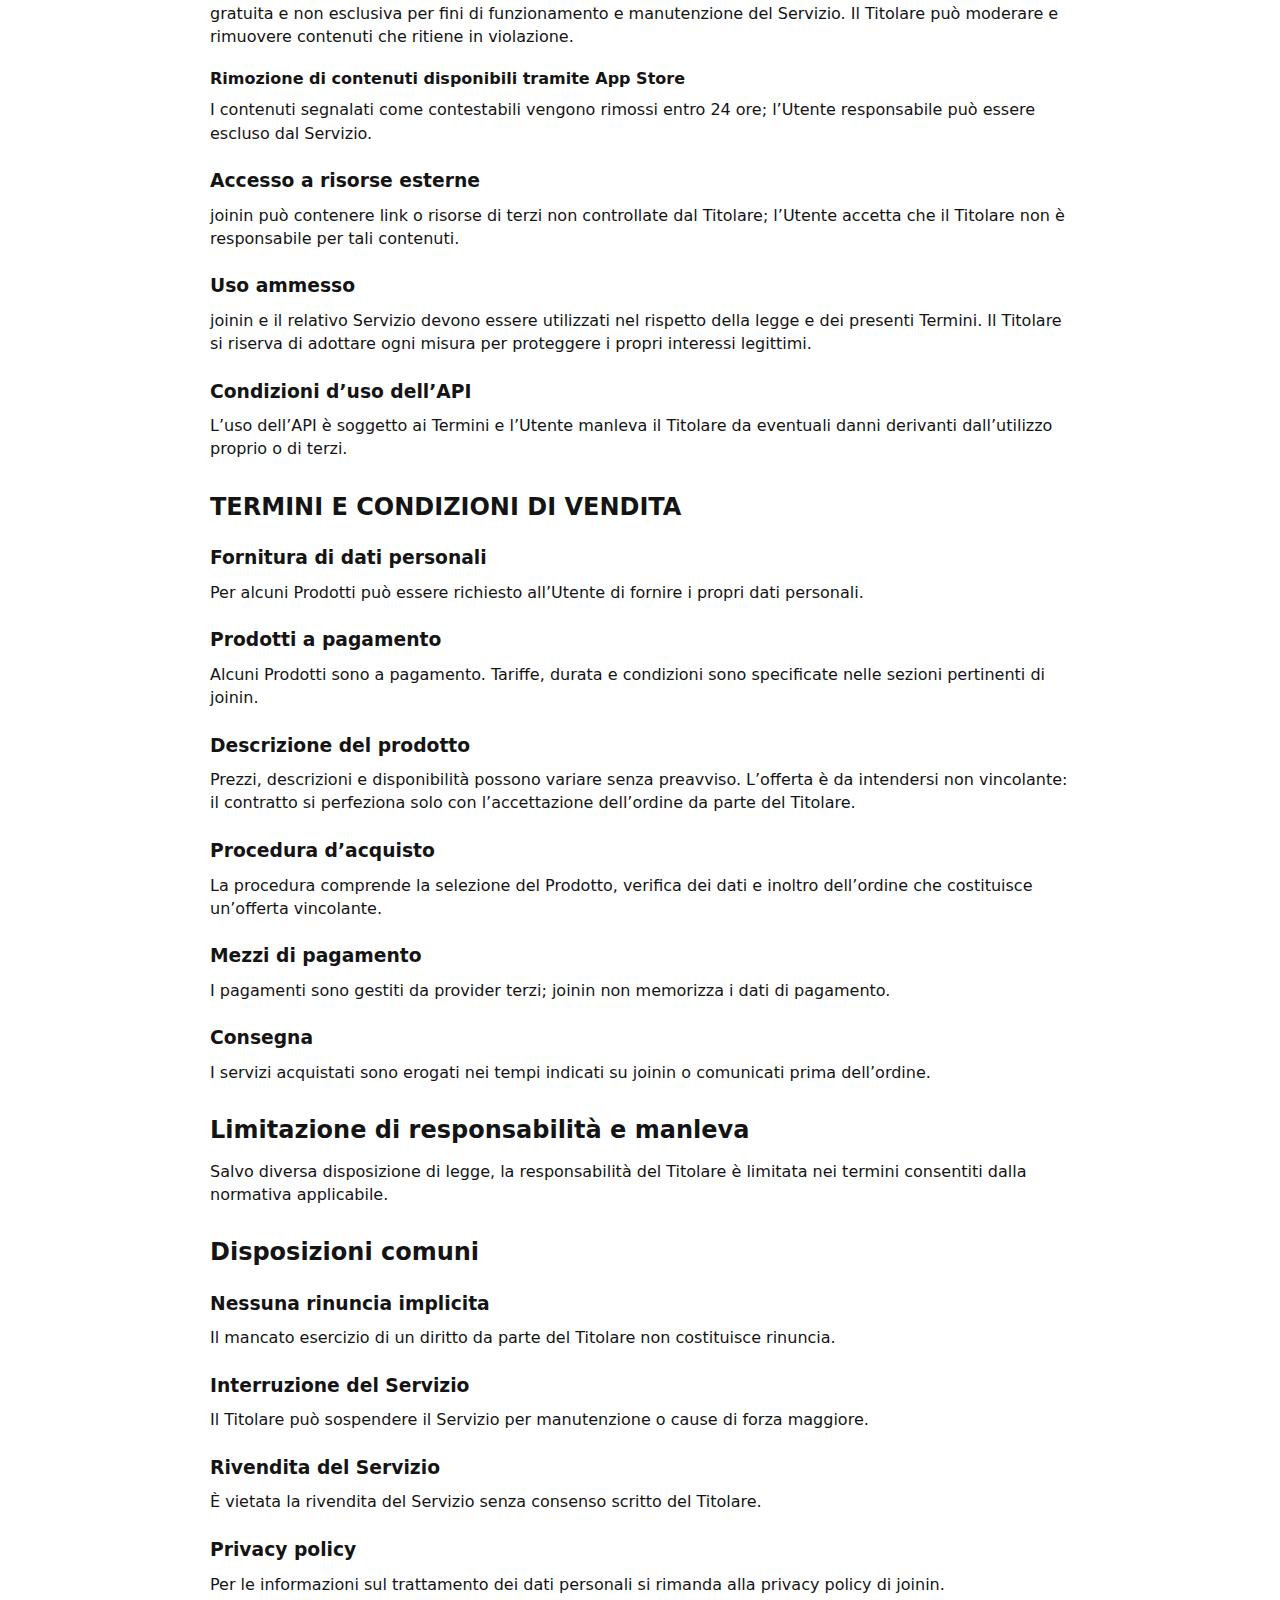
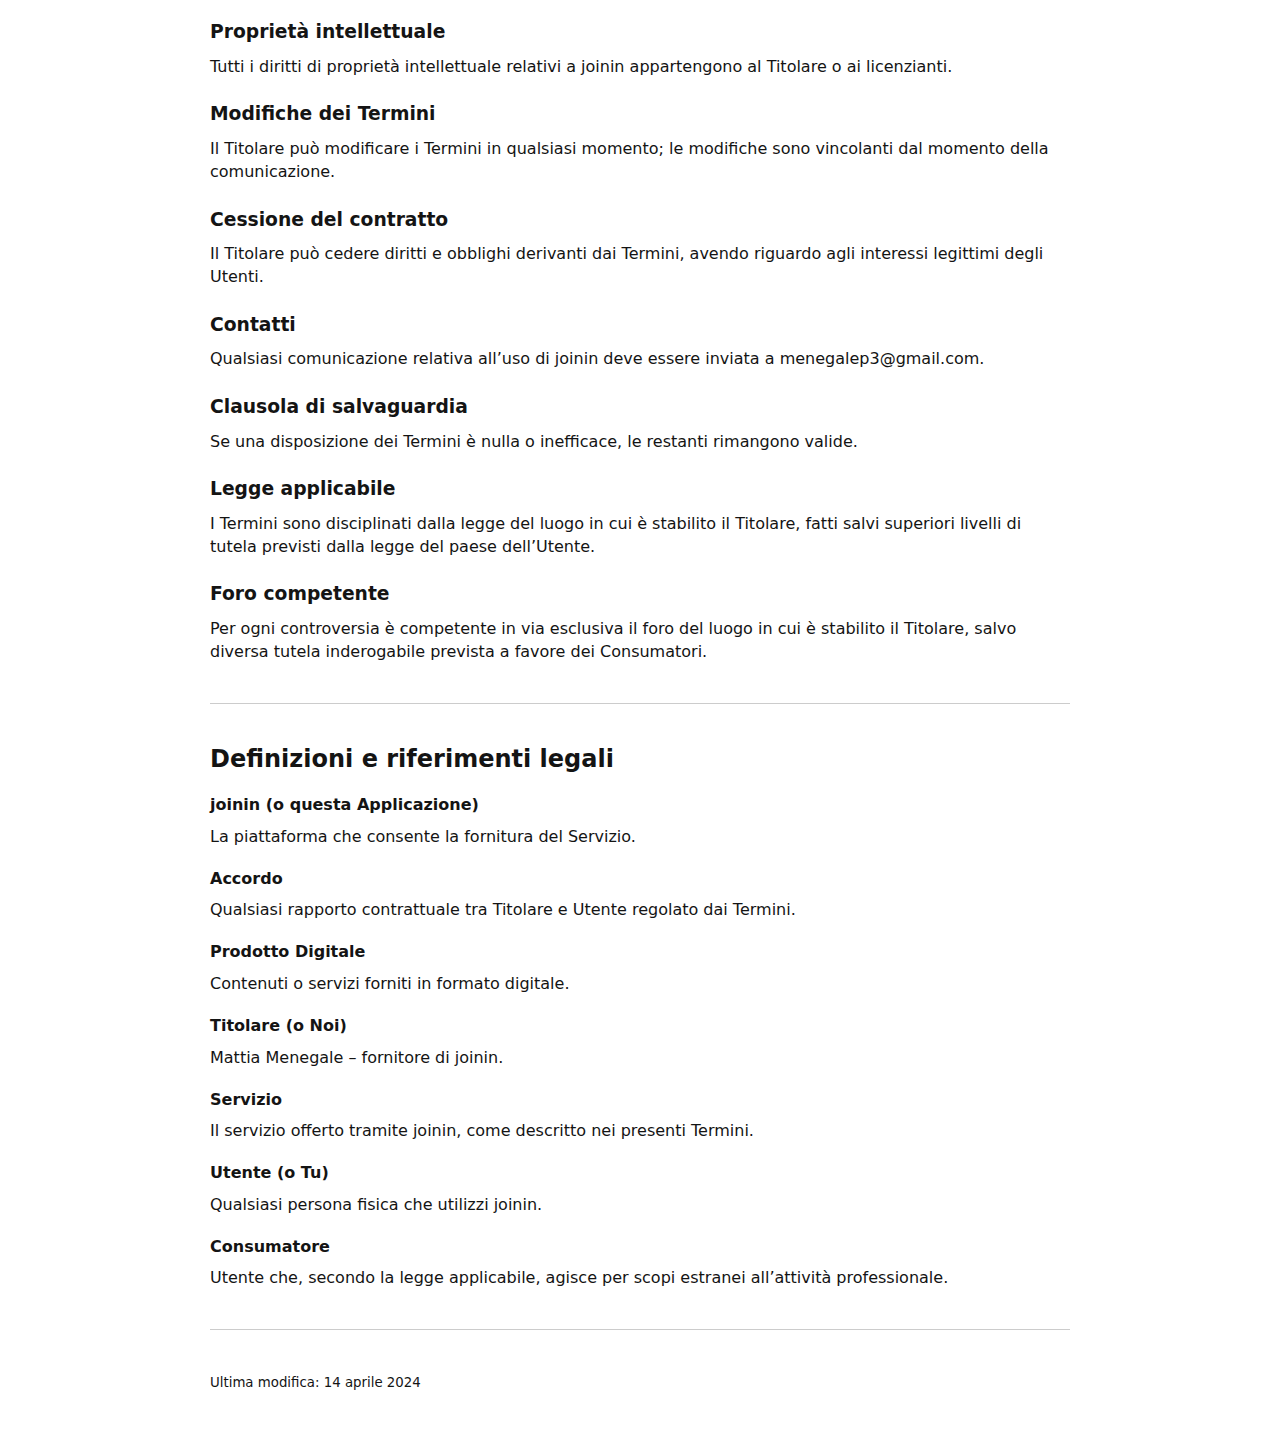
<file: terms_and_conditions.html>
<!DOCTYPE HTML PUBLIC "-//W3C//DTD HTML 4.01//EN" "http://www.w3.org/TR/html4/strict.dtd">
<html lang="it">
<head>
    <title>Termini e Condizioni di joinin</title>
    <meta http-equiv="Content-Language" content="it">
    <meta charset="utf-8">
    <meta name="viewport" content="width=device-width">
    <meta http-equiv="date" content="2023-11-07">
    <meta http-equiv="last-modified" content="2024-04-14">

    <meta name="description" content="Gli Utenti che utilizzano i Servizi offerti da joinin dichiarano di conoscere e accettare le presenti condizioni generali di contratto.">
    <meta property="og:type"        content="website">
    <meta property="og:locale"      content="it">
    <meta property="og:title"       content="Termini e Condizioni di joinin">
    <meta property="og:description" content="Gli Utenti che utilizzano i Servizi offerti da joinin dichiarano di conoscere e accettare le presenti condizioni generali di contratto.">
    <meta name="twitter:card"        content="summary">
    <meta name="twitter:title"       content="Termini e Condizioni di joinin">
    <meta name="twitter:description" content="Gli Utenti che utilizzano i Servizi offerti da joinin dichiarano di conoscere e accettare le presenti condizioni generali di contratto.">

    <style>
        body{margin:0;padding:0;font-family:system-ui,Arial,sans-serif;line-height:1.45;color:#141414}
        h1,h2,h3,h4{margin:1.3em 0 .6em;line-height:1.25}
        p{margin:0 0 1em}
        ul{margin:0 0 1em 1.2em}
        hr{border:none;border-top:1px solid #ccc;margin:2.5rem 0}
        .container{max-width:860px;margin:0 auto;padding:2rem 1rem}
    </style>
</head>

<body>
<div class="container">

<h1>Termini e Condizioni di <strong>joinin</strong></h1>

<p>Questi Termini disciplinano</p>
<ul>
  <li>l’utilizzo di joinin e</li>
  <li>qualsiasi altro Accordo o rapporto giuridico con il Titolare</li>
</ul>
<p>in maniera vincolante. Le espressioni con l’iniziale maiuscola sono definite nella relativa sezione di questo documento.</p>
<p>L’Utente è pregato di leggere attentamente questo documento.</p>

<p>joinin è un servizio di:</p>
<p>Mattia Menegale</p>
<p><strong>Indirizzo email del Titolare:</strong> menegalep3@gmail.com</p>

<h2 id="da-sapere-a-colpo-d-occhio">Da sapere a colpo d’occhio</h2>
<ul>
  <li>Si fa presente che determinate disposizioni di questi Termini potrebbero applicarsi solo a determinate categorie di Utenti (per esempio solo a Consumatori). Tali limitazioni sono sempre menzionate; se non specificato, la clausola vale per tutti gli Utenti.</li>
</ul>

<hr>

<!-- ===================== CONDIZIONI D’USO ===================== -->
<h2 id="condizioni-d-uso">CONDIZIONI D’USO</h2>

<p>Salvo ove diversamente specificato, le condizioni d’uso di joinin esposte in questa sezione hanno validità generale.</p>
<p>Ulteriori condizioni d’uso o d’accesso applicabili in particolari situazioni sono espressamente indicate in questo documento.</p>

<p>Utilizzando joinin, l’Utente dichiara di soddisfare i seguenti requisiti:</p>
<ul>
  <li>Nessuna restrizione sul fatto che l’Utente sia Consumatore o Professionista.</li>
  <li>L’Utente non è soggetto a embargo degli Stati Uniti né incluso in liste di soggetti non ammessi.</li>
</ul>

<!-- ===================== REGISTRAZIONE ===================== -->
<h3 id="registrazione">Registrazione</h3>
<p>Per usufruire del Servizio l’Utente deve aprire un account indicando dati completi e veritieri. Non è possibile utilizzare il Servizio senza account.</p>
<p>È responsabilità degli Utenti custodire le proprie credenziali. Creando un account, l’Utente è pienamente responsabile di ogni attività svolta con esse e deve comunicare immediatamente qualsiasi sospetta violazione.</p>

<h4 id="requisiti-per-la-registrazione">Requisiti per la registrazione</h4>
<ul>
  <li>È vietata l’apertura di account tramite bot o mezzi automatizzati.</li>
  <li>Salvo diversa indicazione, ogni Utente può creare un solo account.</li>
  <li>L’account non può essere condiviso con terzi se non espressamente consentito.</li>
</ul>

<h4 id="chiusura-account">Chiusura account</h4>
<p>L’Utente può chiudere il proprio account in qualsiasi momento usando gli strumenti interni o contattando il Titolare.</p>

<h4 id="sospensione-e-cancellazione-account">Sospensione e cancellazione account</h4>
<p>Il Titolare si riserva il diritto di sospendere o cancellare l’account di un Utente in qualunque momento e senza preavviso se ritiene la condotta inappropriata o contraria ai Termini.</p>

<!-- ===================== CONTENUTI ===================== -->
<h3 id="contenuti">Contenuti su joinin</h3>
<p>Salvo diversa indicazione, tutti i contenuti disponibili su joinin sono di proprietà del Titolare o concessi in licenza allo stesso. È vietato qualsiasi uso non espressamente consentito.</p>

<h4 id="contenuti-forniti-dagli-utenti">Contenuti forniti dagli Utenti</h4>
<p>Gli Utenti sono gli unici responsabili dei contenuti caricati o condivisi e concedono al Titolare una licenza gratuita e non esclusiva per fini di funzionamento e manutenzione del Servizio. Il Titolare può moderare e rimuovere contenuti che ritiene in violazione.</p>

<h4 id="rimozione-contenuti-app-store">Rimozione di contenuti disponibili tramite App Store</h4>
<p>I contenuti segnalati come contestabili vengono rimossi entro 24 ore; l’Utente responsabile può essere escluso dal Servizio.</p>

<!-- ===================== RISORSE ESTERNE ===================== -->
<h3 id="accesso-a-risorse-esterne">Accesso a risorse esterne</h3>
<p>joinin può contenere link o risorse di terzi non controllate dal Titolare; l’Utente accetta che il Titolare non è responsabile per tali contenuti.</p>

<!-- ===================== USO AMMESSO ===================== -->
<h3 id="uso-ammesso">Uso ammesso</h3>
<p>joinin e il relativo Servizio devono essere utilizzati nel rispetto della legge e dei presenti Termini. Il Titolare si riserva di adottare ogni misura per proteggere i propri interessi legittimi.</p>

<!-- ===================== API ===================== -->
<h3 id="api">Condizioni d’uso dell’API</h3>
<p>L’uso dell’API è soggetto ai Termini e l’Utente manleva il Titolare da eventuali danni derivanti dall’utilizzo proprio o di terzi.</p>

<!-- ===================== TERMINI DI VENDITA ===================== -->
<h2 id="termini-e-condizioni-di-vendita">TERMINI E CONDIZIONI DI VENDITA</h2>

<h3 id="fornitura-di-dati-personali">Fornitura di dati personali</h3>
<p>Per alcuni Prodotti può essere richiesto all’Utente di fornire i propri dati personali.</p>

<h3 id="prodotti-a-pagamento">Prodotti a pagamento</h3>
<p>Alcuni Prodotti sono a pagamento. Tariffe, durata e condizioni sono specificate nelle sezioni pertinenti di joinin.</p>

<h3 id="descrizione-del-prodotto">Descrizione del prodotto</h3>
<p>Prezzi, descrizioni e disponibilità possono variare senza preavviso. L’offerta è da intendersi non vincolante: il contratto si perfeziona solo con l’accettazione dell’ordine da parte del Titolare.</p>

<h3 id="procedura-d-acquisto">Procedura d’acquisto</h3>
<p>La procedura comprende la selezione del Prodotto, verifica dei dati e inoltro dell’ordine che costituisce un’offerta vincolante.</p>

<h3 id="mezzi-di-pagamento">Mezzi di pagamento</h3>
<p>I pagamenti sono gestiti da provider terzi; joinin non memorizza i dati di pagamento.</p>

<h3 id="consegna">Consegna</h3>
<p>I servizi acquistati sono erogati nei tempi indicati su joinin o comunicati prima dell’ordine.</p>

<!-- ===================== LIMITAZIONE DI RESPONSABILITÀ ===================== -->
<h2 id="limitazione-di-responsabilita-e-manleva">Limitazione di responsabilità e manleva</h2>
<p>Salvo diversa disposizione di legge, la responsabilità del Titolare è limitata nei termini consentiti dalla normativa applicabile.</p>

<!-- ===================== DISPOSIZIONI COMUNI ===================== -->
<h2 id="disposizioni-comuni">Disposizioni comuni</h2>
<h3 id="nessuna-rinuncia-implicita">Nessuna rinuncia implicita</h3>
<p>Il mancato esercizio di un diritto da parte del Titolare non costituisce rinuncia.</p>

<h3 id="interruzione-del-servizio">Interruzione del Servizio</h3>
<p>Il Titolare può sospendere il Servizio per manutenzione o cause di forza maggiore.</p>

<h3 id="rivendita-del-servizio">Rivendita del Servizio</h3>
<p>È vietata la rivendita del Servizio senza consenso scritto del Titolare.</p>

<h3 id="privacy-policy">Privacy policy</h3>
<p>Per le informazioni sul trattamento dei dati personali si rimanda alla privacy policy di joinin.</p>

<h3 id="proprieta-intellettuale">Proprietà intellettuale</h3>
<p>Tutti i diritti di proprietà intellettuale relativi a joinin appartengono al Titolare o ai licenzianti.</p>

<h3 id="modifiche-dei-termini">Modifiche dei Termini</h3>
<p>Il Titolare può modificare i Termini in qualsiasi momento; le modifiche sono vincolanti dal momento della comunicazione.</p>

<h3 id="cessione-del-contratto">Cessione del contratto</h3>
<p>Il Titolare può cedere diritti e obblighi derivanti dai Termini, avendo riguardo agli interessi legittimi degli Utenti.</p>

<h3 id="contatti">Contatti</h3>
<p>Qualsiasi comunicazione relativa all’uso di joinin deve essere inviata a menegalep3@gmail.com.</p>

<h3 id="clausola-di-salvaguardia">Clausola di salvaguardia</h3>
<p>Se una disposizione dei Termini è nulla o inefficace, le restanti rimangono valide.</p>

<h3 id="legge-applicabile">Legge applicabile</h3>
<p>I Termini sono disciplinati dalla legge del luogo in cui è stabilito il Titolare, fatti salvi superiori livelli di tutela previsti dalla legge del paese dell’Utente.</p>

<h3 id="foro-competente">Foro competente</h3>
<p>Per ogni controversia è competente in via esclusiva il foro del luogo in cui è stabilito il Titolare, salvo diversa tutela inderogabile prevista a favore dei Consumatori.</p>

<!-- ===================== DEFINIZIONI ===================== -->
<hr>
<h2>Definizioni e riferimenti legali</h2>
<h4>joinin (o questa Applicazione)</h4><p>La piattaforma che consente la fornitura del Servizio.</p>
<h4>Accordo</h4><p>Qualsiasi rapporto contrattuale tra Titolare e Utente regolato dai Termini.</p>
<h4>Prodotto Digitale</h4><p>Contenuti o servizi forniti in formato digitale.</p>
<h4>Titolare (o Noi)</h4><p>Mattia Menegale – fornitore di joinin.</p>
<h4>Servizio</h4><p>Il servizio offerto tramite joinin, come descritto nei presenti Termini.</p>
<h4>Utente (o Tu)</h4><p>Qualsiasi persona fisica che utilizzi joinin.</p>
<h4>Consumatore</h4><p>Utente che, secondo la legge applicabile, agisce per scopi estranei all’attività professionale.</p>

<hr>
<p><small>Ultima modifica: 14 aprile 2024</small></p>

</div>
</body>
</html>
</file>
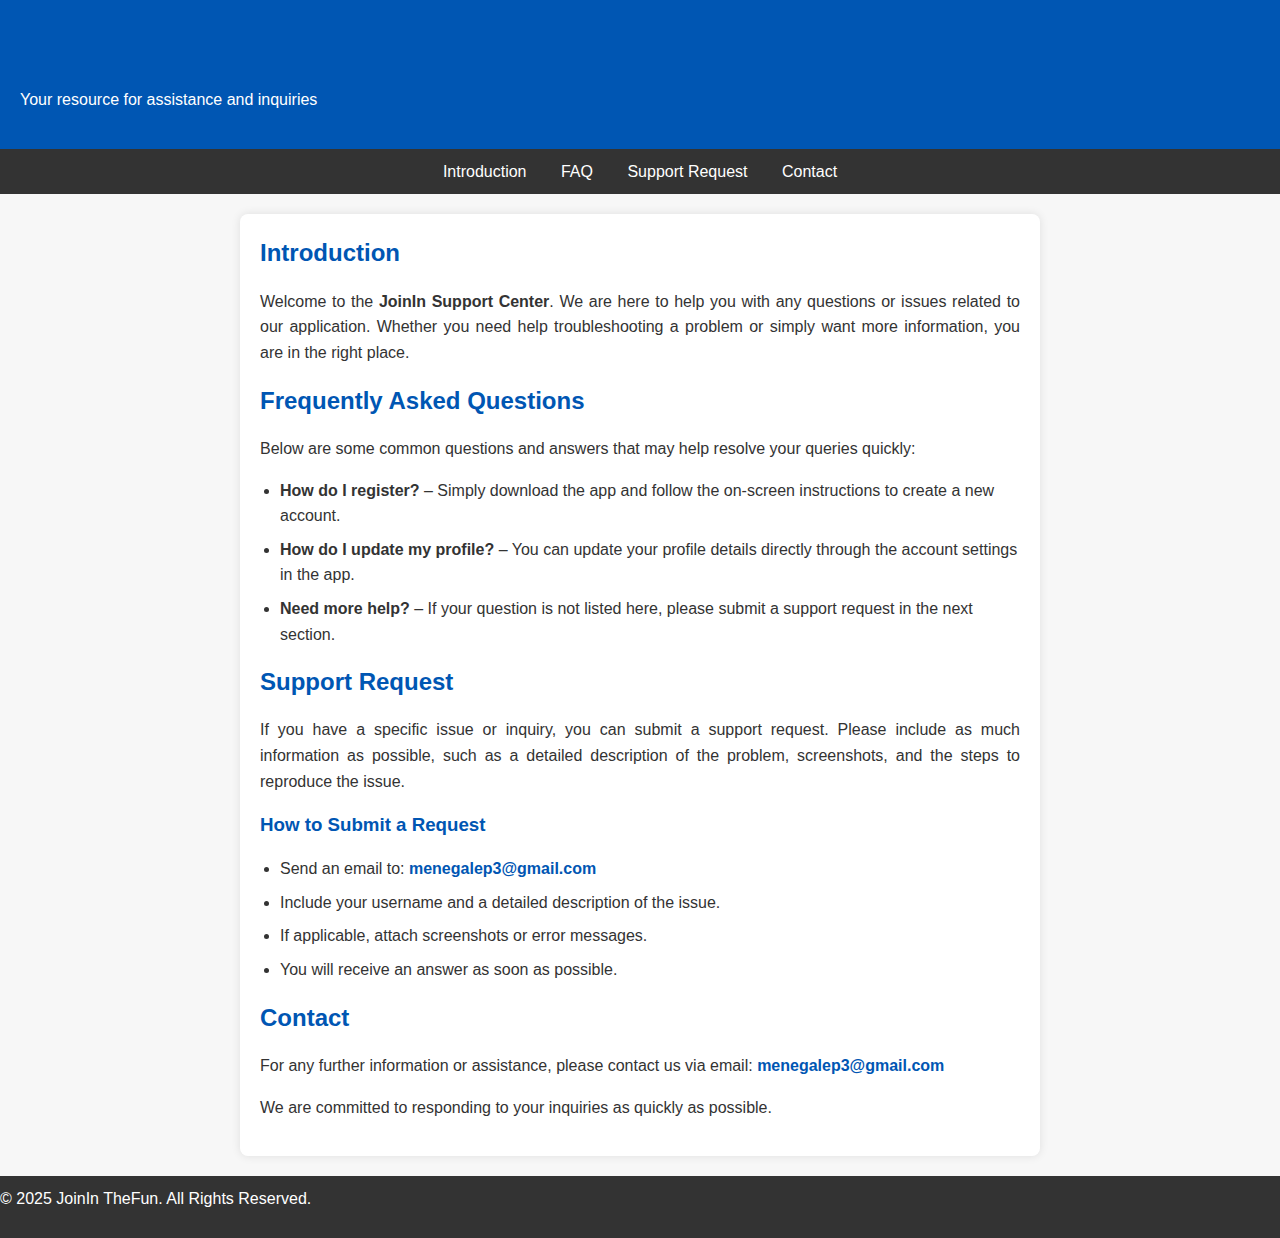
<file: joinin/assistance.html>
<!DOCTYPE html>
<html lang="en">
<head>
    <meta charset="UTF-8">
    <meta name="viewport" content="width=device-width, initial-scale=1.0">
    <title>JoinIn TheFun Support Center</title>
    <style>
        /* Global Reset */
        * {
            margin: 0;
            padding: 0;
            box-sizing: border-box;
        }

        /* Body Styling */
        body {
            font-family: Arial, sans-serif;
            background-color: #f7f7f7;
            color: #333;
            line-height: 1.6;
        }

        /* Header */
        header {
            background-color: #0056b3;
            color: #fff;
            padding: 20px;
            text-align: center;
        }

        /* Navigation */
        nav {
            background-color: #333;
            padding: 10px 0;
            text-align: center;
        }

        nav a {
            color: #fff;
            text-decoration: none;
            margin: 0 15px;
            font-size: 1rem;
        }

        nav a:hover {
            text-decoration: underline;
        }

        /* Container */
        .container {
            max-width: 800px;
            margin: 20px auto;
            padding: 20px;
            background: #fff;
            box-shadow: 0 0 10px rgba(0,0,0,0.1);
            border-radius: 8px;
        }

        /* Headings */
        h1, h2, h3 {
            color: #0056b3;
            margin-bottom: 16px;
        }

        /* Paragraphs */
        p {
            margin-bottom: 16px;
            text-align: justify;
        }

        /* Lists */
        ul {
            margin: 10px 0 16px 20px;
            list-style-type: disc;
        }

        li {
            margin-bottom: 8px;
        }

        /* Contact Email styling */
        .contact-email {
            color: #0056b3;
            font-weight: bold;
        }

        /* Footer */
        footer {
            background-color: #333;
            color: #fff;
            text-align: center;
            padding: 10px 0;
            margin-top: 20px;
        }
    </style>
</head>
<body>

<header>
    <h1>JoinIn Support Center</h1>
    <p>Your resource for assistance and inquiries</p>
</header>

<nav>
    <a href="#introduction">Introduction</a>
    <a href="#faq">FAQ</a>
    <a href="#support">Support Request</a>
    <a href="#contact">Contact</a>
</nav>

<div class="container">
    <!-- Section: Introduction -->
    <section id="introduction">
        <h2>Introduction</h2>
        <p>
            Welcome to the <strong>JoinIn Support Center</strong>. We are here to help you with any questions or issues related to our application. Whether you need help troubleshooting a problem or simply want more information, you are in the right place.
        </p>
    </section>

    <!-- Section: FAQ -->
    <section id="faq">
        <h2>Frequently Asked Questions</h2>
        <p>Below are some common questions and answers that may help resolve your queries quickly:</p>
        <ul>
            <li><strong>How do I register?</strong> – Simply download the app and follow the on-screen instructions to create a new account.</li>
            <li><strong>How do I update my profile?</strong> – You can update your profile details directly through the account settings in the app.</li>
            <li><strong>Need more help?</strong> – If your question is not listed here, please submit a support request in the next section.</li>
        </ul>
    </section>

    <!-- Section: Support Request -->
    <section id="support">
        <h2>Support Request</h2>
        <p>
            If you have a specific issue or inquiry, you can submit a support request. Please include as much information as possible, such as a detailed description of the problem, screenshots, and the steps to reproduce the issue.
        </p>
        <h3>How to Submit a Request</h3>
        <ul>
            <li>Send an email to: <span class="contact-email">menegalep3@gmail.com</span></li>
            <li>Include your username and a detailed description of the issue.</li>
            <li>If applicable, attach screenshots or error messages.</li>
            <li>You will receive an answer as soon as possible.</li>
        </ul>
    </section>

    <!-- Section: Contact -->
    <section id="contact">
        <h2>Contact</h2>
        <p>
            For any further information or assistance, please contact us via email:
            <span class="contact-email">menegalep3@gmail.com</span>
        </p>
        <p>
            We are committed to responding to your inquiries as quickly as possible.
        </p>
    </section>
</div>

<footer>
    <p>&copy; 2025 JoinIn TheFun. All Rights Reserved.</p>
</footer>

</body>
</html>
</file>
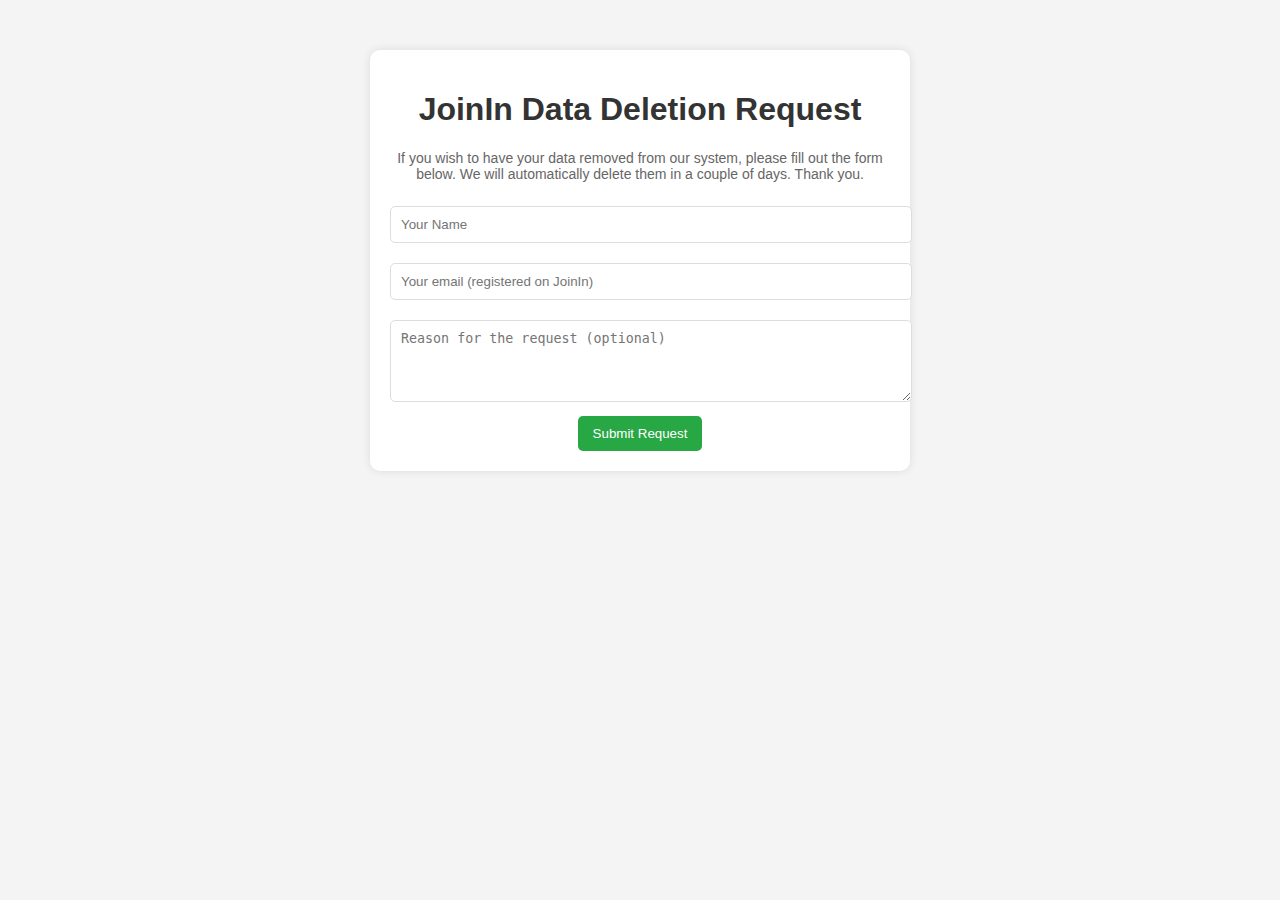
<file: joinin/delete-data.html>
<!DOCTYPE html>
<html lang="en">
<head>
    <meta charset="UTF-8">
    <meta name="viewport" content="width=device-width, initial-scale=1.0">
    <title>Data Deletion Request</title>
    <style>
        body {
            font-family: Arial, sans-serif;
            margin: 0;
            padding: 0;
            background-color: #f4f4f4;
            text-align: center;
        }
        .container {
            width: 100%;
            max-width: 500px;
            background: white;
            padding: 20px;
            margin: 50px auto;
            border-radius: 10px;
            box-shadow: 0 0 10px rgba(0, 0, 0, 0.1);
        }
        h1 {
            color: #333;
        }
        p {
            font-size: 14px;
            color: #666;
        }
        input, textarea {
            width: 100%;
            padding: 10px;
            margin: 10px 0;
            border: 1px solid #ddd;
            border-radius: 5px;
        }
        button {
            background: #28a745;
            color: white;
            border: none;
            padding: 10px 15px;
            border-radius: 5px;
            cursor: pointer;
        }
        button:hover {
            background: #218838;
        }
    </style>
</head>
<body>

<div class="container">
    <h1>JoinIn Data Deletion Request</h1>
    <p>If you wish to have your data removed from our system, please fill out the form below. We will automatically delete them in a couple of days. Thank you.</p>

    <form action="https://formspree.io/f/mkgjndre" method="POST">
        <input type="text" name="name" placeholder="Your Name" required>
        <input type="email" name="email" placeholder="Your email (registered on JoinIn)" required>
        <textarea name="message" placeholder="Reason for the request (optional)" rows="4"></textarea>
        <button type="submit">Submit Request</button>
    </form>
</div>

</body>
</html>
</file>
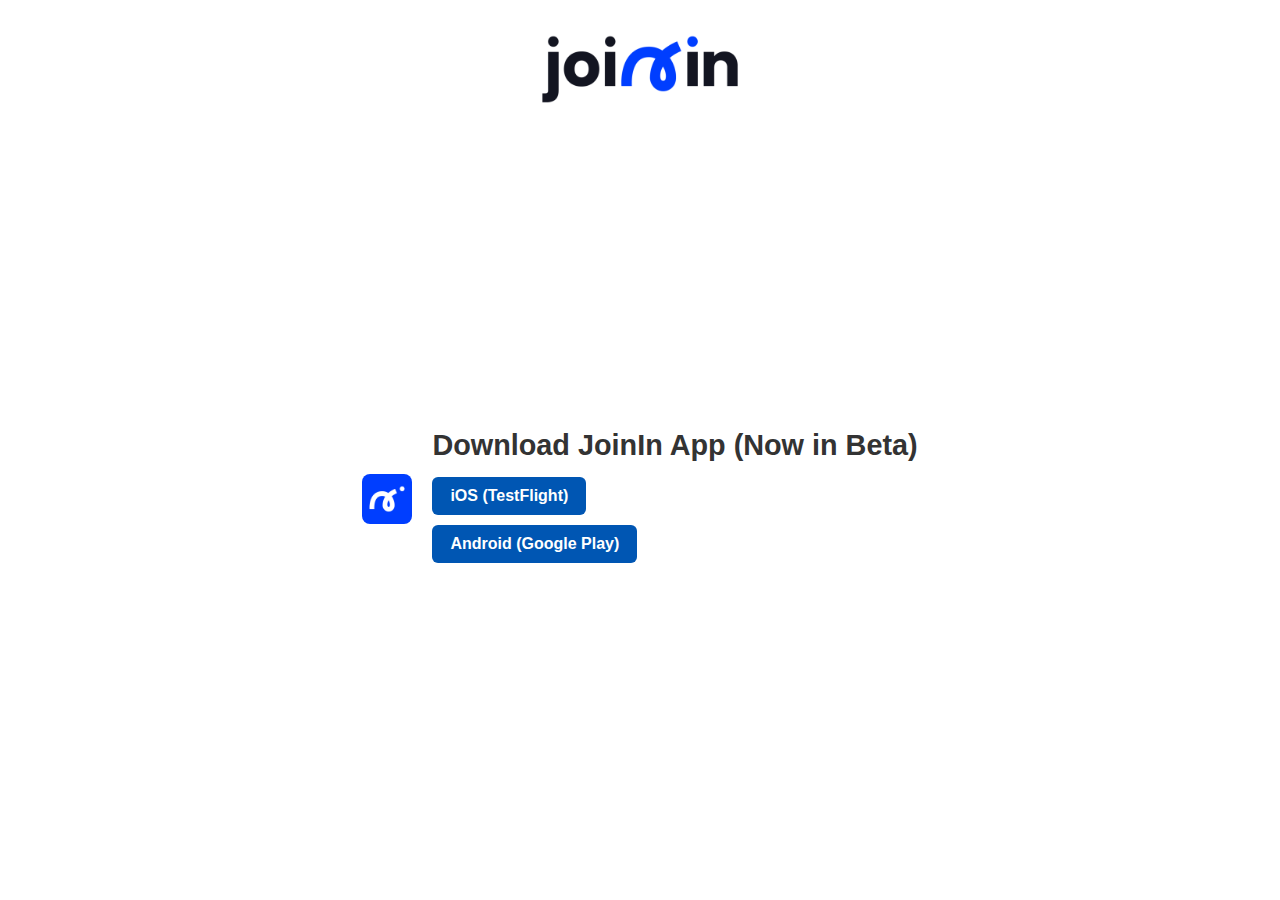
<file: joinin/download.html>
<!DOCTYPE html>
<html lang="en">
<head>
    <meta charset="UTF-8" />
    <title>Download JoinIn App (Now in Beta)</title>
    <style>
        /* Reset di base */
        * {
          margin: 0;
          padding: 0;
          box-sizing: border-box;
        }

        /* Imposta il body come flex container in colonna, altezza 100vh */
        body {
          font-family: Arial, sans-serif;
          background-color: #fff;
          color: #333;
          display: flex;
          flex-direction: column;
          height: 100vh;
        }

        /* Contenitore del logo in alto */
        .logo-container {
          text-align: center;
          margin-top: 20px;
        }
        .logo-container img {
          max-width: 200px;
          height: auto;
          display: block;
          margin: 0 auto;
        }

        /* Contenitore principale, occupa lo spazio rimanente e centra verticalmente */
        .content {
          flex: 1; /* Occupa tutto lo spazio disponibile */
          display: flex;
          flex-direction: column;
          justify-content: center; /* Centra verticalmente */
          align-items: center;     /* Centra orizzontalmente */
          text-align: center;
        }

        /* Contenitore riga: icona a sinistra, testo/colonna a destra */
        .download-row {
          display: flex;
          align-items: center; /* Centra verticalmente icona e testo */
          margin-bottom: 20px;
        }

        /* Stile dell'icona */
        .icon {
          width: 50px;
          height: 50px;
          margin-right: 20px; /* Spazio fra icona e testo */
          border-radius: 8px; /* Bordi arrotondati */
        }

        /* Colonna testo/link a destra dell'icona */
        .text-container {
          display: flex;
          flex-direction: column; /* Titolo e link in colonna */
          align-items: flex-start; /* Allineamento a sinistra */
        }

        h1 {
          font-size: 1.8rem;
          margin-bottom: 10px; /* Spazio fra titolo e pulsanti */
        }

        /* Stile dei pulsanti */
        a.button {
          display: inline-block;
          text-decoration: none;
          background-color: #0056b3;
          color: #fff;
          padding: 10px 18px;
          margin: 5px 0; /* Spazio verticale tra i due pulsanti */
          border-radius: 6px;
          font-weight: bold;
          transition: background-color 0.3s ease;
        }
        a.button:hover {
          background-color: #003f8a;
        }
    </style>
</head>
<body>
<!-- Logo centrato in alto -->
<div class="logo-container">
    <!-- Sostituisci "joinin.png" con il percorso corretto del tuo file -->
    <img src="joinin.png" alt="JoinIn Logo" />
</div>

<!-- Contenitore principale, centrato verticalmente -->
<div class="content">
    <div class="download-row">
        <!-- Sostituisci "appstore.png" con il percorso corretto del tuo file -->
        <img src="appstore.png" alt="App Icon" class="icon" />
        <div class="text-container">
            <h1>Download JoinIn App (Now in Beta)</h1>
            <!-- Pulsanti di download, uno sotto l'altro -->
            <a class="button" href="https://testflight.apple.com/join/IL_TUO_LINK" target="_blank">
                iOS (TestFlight)
            </a>
            <a class="button" href="https://play.google.com/store/apps/details?id=IL_TUO_PACKAGE" target="_blank">
                Android (Google Play)
            </a>
        </div>
    </div>
</div>
</body>
</html>
</file>
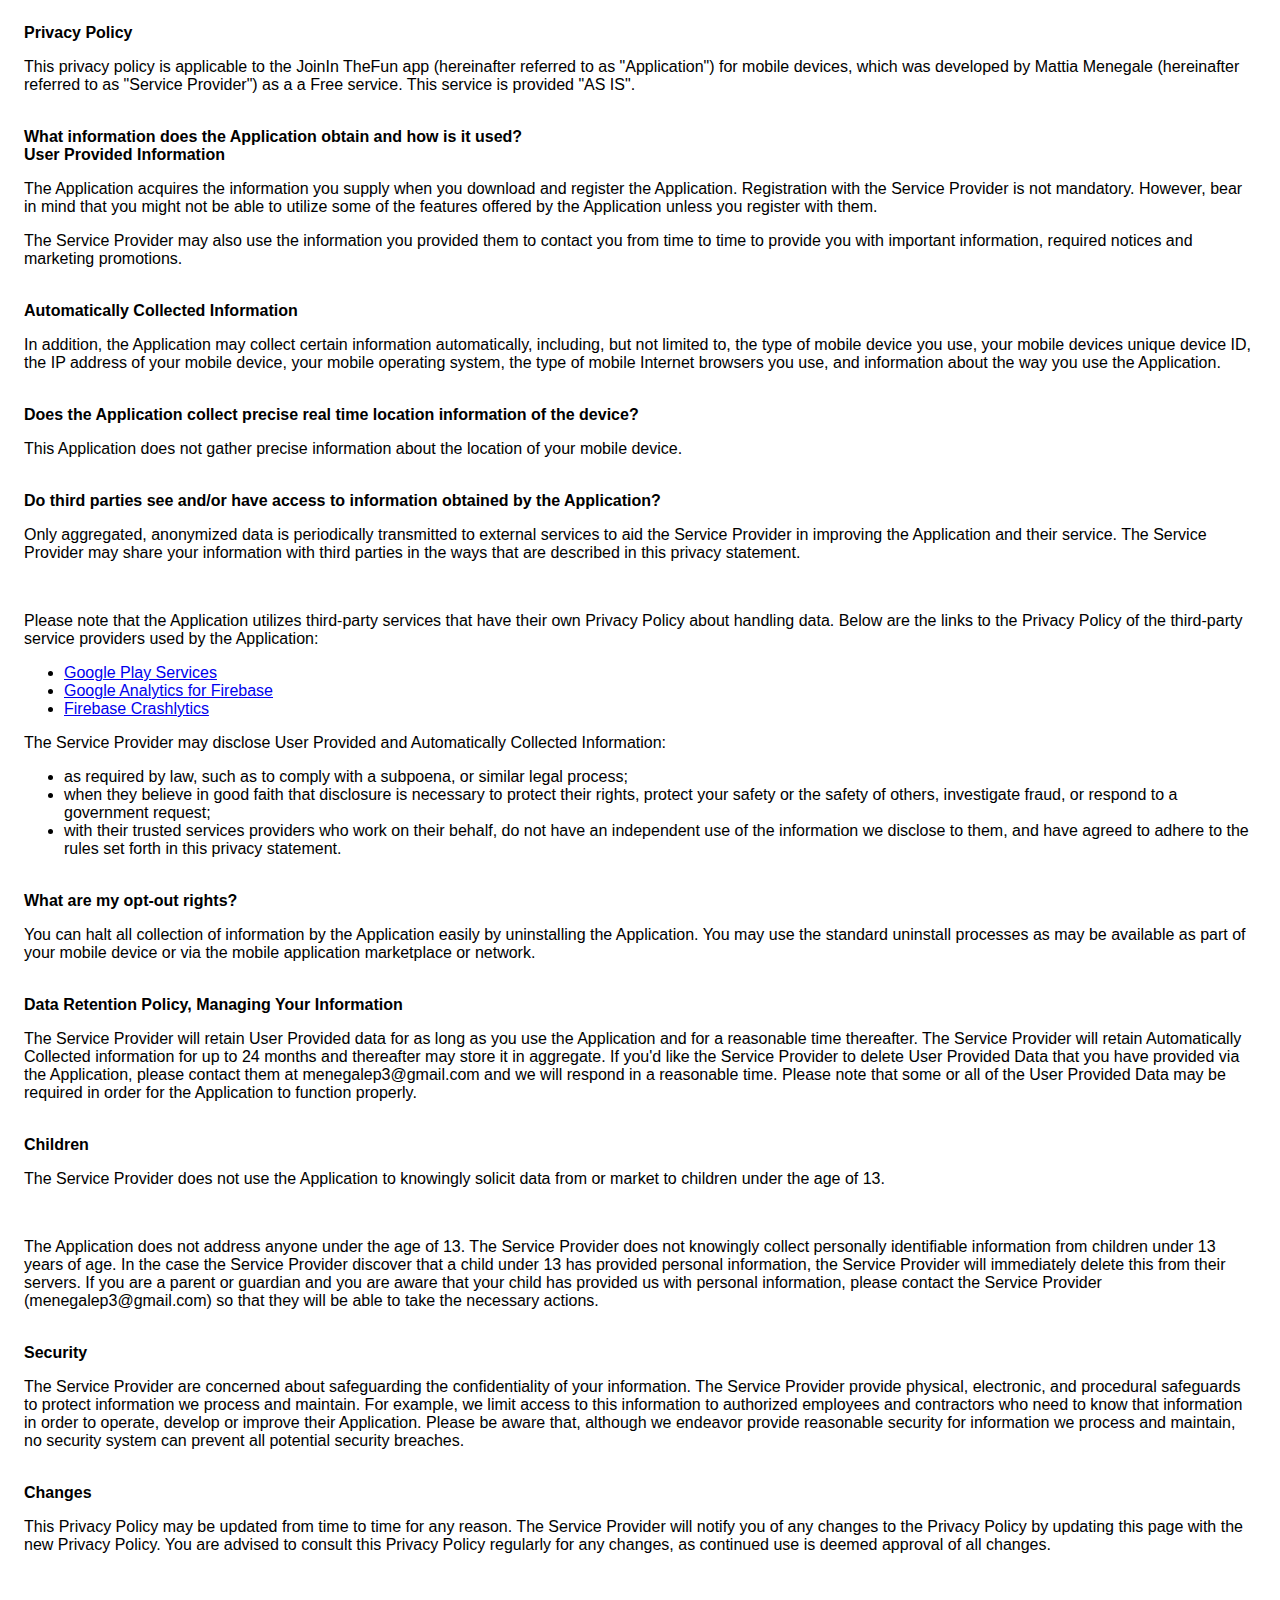
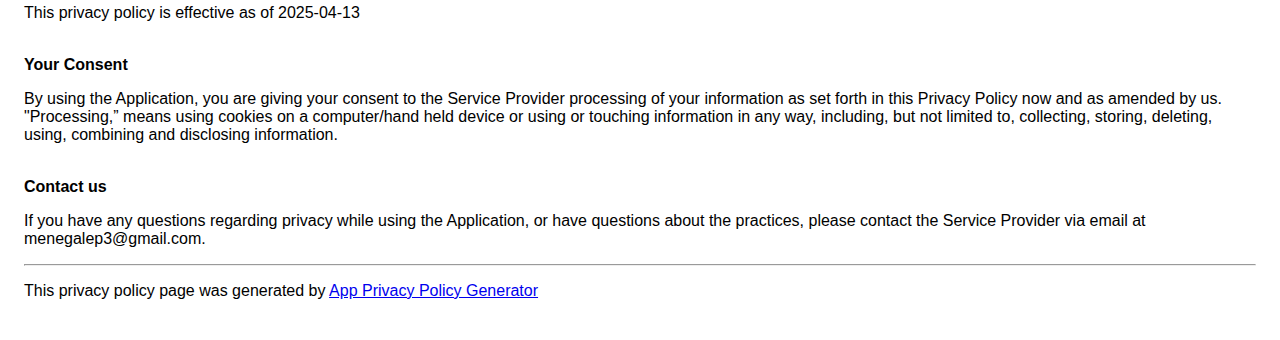
<file: joinin/privacy_policy.html>
<!DOCTYPE html>
<html>
<head>
    <meta charset='utf-8'>
    <meta name='viewport' content='width=device-width'>
    <title>Privacy Policy</title>
    <style> body { font-family: 'Helvetica Neue', Helvetica, Arial, sans-serif; padding:1em; } </style>
</head>
<body>
<strong>Privacy Policy</strong><p>This privacy policy is applicable to the JoinIn TheFun app (hereinafter referred to as "Application") for mobile devices, which was developed by Mattia Menegale (hereinafter referred to as "Service Provider") as a a Free service. This service is provided "AS IS".</p><br><strong>What information does the Application obtain and how is it used?</strong><br><strong>User Provided Information</strong><p>The Application acquires the information you supply when you download and register the Application. Registration with the Service Provider is not mandatory. However, bear in mind that you might not be able to utilize some of the features offered by the Application unless you register with them.</p><p>The Service Provider may also use the information you provided them to contact you from time to time to provide you with important information, required notices and marketing promotions.</p><br><strong>Automatically Collected Information </strong><p>In addition, the Application may collect certain information automatically, including, but not limited to, the type of mobile device you use, your mobile devices unique device ID, the IP address of your mobile device, your mobile operating system, the type of mobile Internet browsers you use, and information about the way you use the Application.</p><br><strong>Does the Application collect precise real time location information of the device?</strong><p style="">This Application does not gather precise information about the location of your mobile device.</p><div style="display: none;"><p>This Application collects your device's location, which helps the Service Provider determine your approximate geographical location and make use of in below ways:</p><ul><li>Geolocation Services: The Service Provider utilizes location data to provide features such as personalized content, relevant recommendations, and location-based services.</li><li>Analytics and Improvements: Aggregated and anonymized location data helps the Service Provider to analyze user behavior, identify trends, and improve the overall performance and functionality of the Application.</li><li>Third-Party Services: Periodically, the Service Provider may transmit anonymized location data to external services. These services assist them in enhancing the Application and optimizing their offerings.</li></ul></div><br><strong>Do third parties see and/or have access to information obtained by the Application?</strong><p>Only aggregated, anonymized data is periodically transmitted to external services to aid the Service Provider in improving the Application and their service. The Service Provider may share your information with third parties in the ways that are described in this privacy statement.</p><div><br><p>Please note that the Application utilizes third-party services that have their own Privacy Policy about handling data. Below are the links to the Privacy Policy of the third-party service providers used by the Application:</p><ul><li><a href="https://www.google.com/policies/privacy/" target="_blank" rel="noopener noreferrer">Google Play Services</a></li><!----><li><a href="https://firebase.google.com/support/privacy" target="_blank" rel="noopener noreferrer">Google Analytics for Firebase</a></li><li><a href="https://firebase.google.com/support/privacy/" target="_blank" rel="noopener noreferrer">Firebase Crashlytics</a></li><!----><!----><!----><!----><!----><!----><!----><!----><!----><!----><!----><!----><!----><!----><!----><!----><!----><!----><!----><!----><!----><!----><!----><!----><!----><!----><!----><!----></ul></div><p>The Service Provider may disclose User Provided and Automatically Collected Information:</p><ul><li>as required by law, such as to comply with a subpoena, or similar legal process;</li><li>when they believe in good faith that disclosure is necessary to protect their rights, protect your safety or the safety of others, investigate fraud, or respond to a government request;</li><li>with their trusted services providers who work on their behalf, do not have an independent use of the information we disclose to them, and have agreed to adhere to the rules set forth in this privacy statement.</li></ul><p></p><br><strong>What are my opt-out rights?</strong><p>You can halt all collection of information by the Application easily by uninstalling the Application. You may use the standard uninstall processes as may be available as part of your mobile device or via the mobile application marketplace or network.</p><br><strong>Data Retention Policy, Managing Your Information</strong><p>The Service Provider will retain User Provided data for as long as you use the Application and for a reasonable time thereafter. The Service Provider will retain Automatically Collected information for up to 24 months and thereafter may store it in aggregate. If you'd like the Service Provider to delete User Provided Data that you have provided via the Application, please contact them at menegalep3@gmail.com and we will respond in a reasonable time. Please note that some or all of the User Provided Data may be required in order for the Application to function properly.</p><br><strong>Children</strong><p>The Service Provider does not use the Application to knowingly solicit data from or market to children under the age of 13.</p><div><br><p>The Application does not address anyone under the age of 13.
    The Service Provider does not knowingly collect personally
    identifiable information from children under 13 years of age. In the case
    the Service Provider discover that a child under 13 has provided
    personal information, the Service Provider will immediately
    delete this from their servers. If you are a parent or guardian
    and you are aware that your child has provided us with
    personal information, please contact the Service Provider (menegalep3@gmail.com) so that
    they will be able to take the necessary actions.</p></div><!----><br><strong>Security</strong><p>The Service Provider are concerned about safeguarding the confidentiality of your information. The Service Provider provide physical, electronic, and procedural safeguards to protect information we process and maintain. For example, we limit access to this information to authorized employees and contractors who need to know that information in order to operate, develop or improve their Application. Please be aware that, although we endeavor provide reasonable security for information we process and maintain, no security system can prevent all potential security breaches.</p><br><strong>Changes</strong><p>This Privacy Policy may be updated from time to time for any reason. The Service Provider will notify you of any changes to the Privacy Policy by updating this page with the new Privacy Policy. You are advised to consult this Privacy Policy regularly for any changes, as continued use is deemed approval of all changes.</p><br><p>This privacy policy is effective as of 2025-04-13</p><br><strong>Your Consent</strong><p>By using the Application, you are giving your consent to the Service Provider processing of your information as set forth in this Privacy Policy now and as amended by us. "Processing,” means using cookies on a computer/hand held device or using or touching information in any way, including, but not limited to, collecting, storing, deleting, using, combining and disclosing information.</p><br><strong>Contact us</strong><p>If you have any questions regarding privacy while using the Application, or have questions about the practices, please contact the Service Provider via email at menegalep3@gmail.com.</p><hr><p>This privacy policy page was generated by <a href="https://app-privacy-policy-generator.nisrulz.com/" target="_blank" rel="noopener noreferrer">App Privacy Policy Generator</a></p>
</body>
</html>
</file>
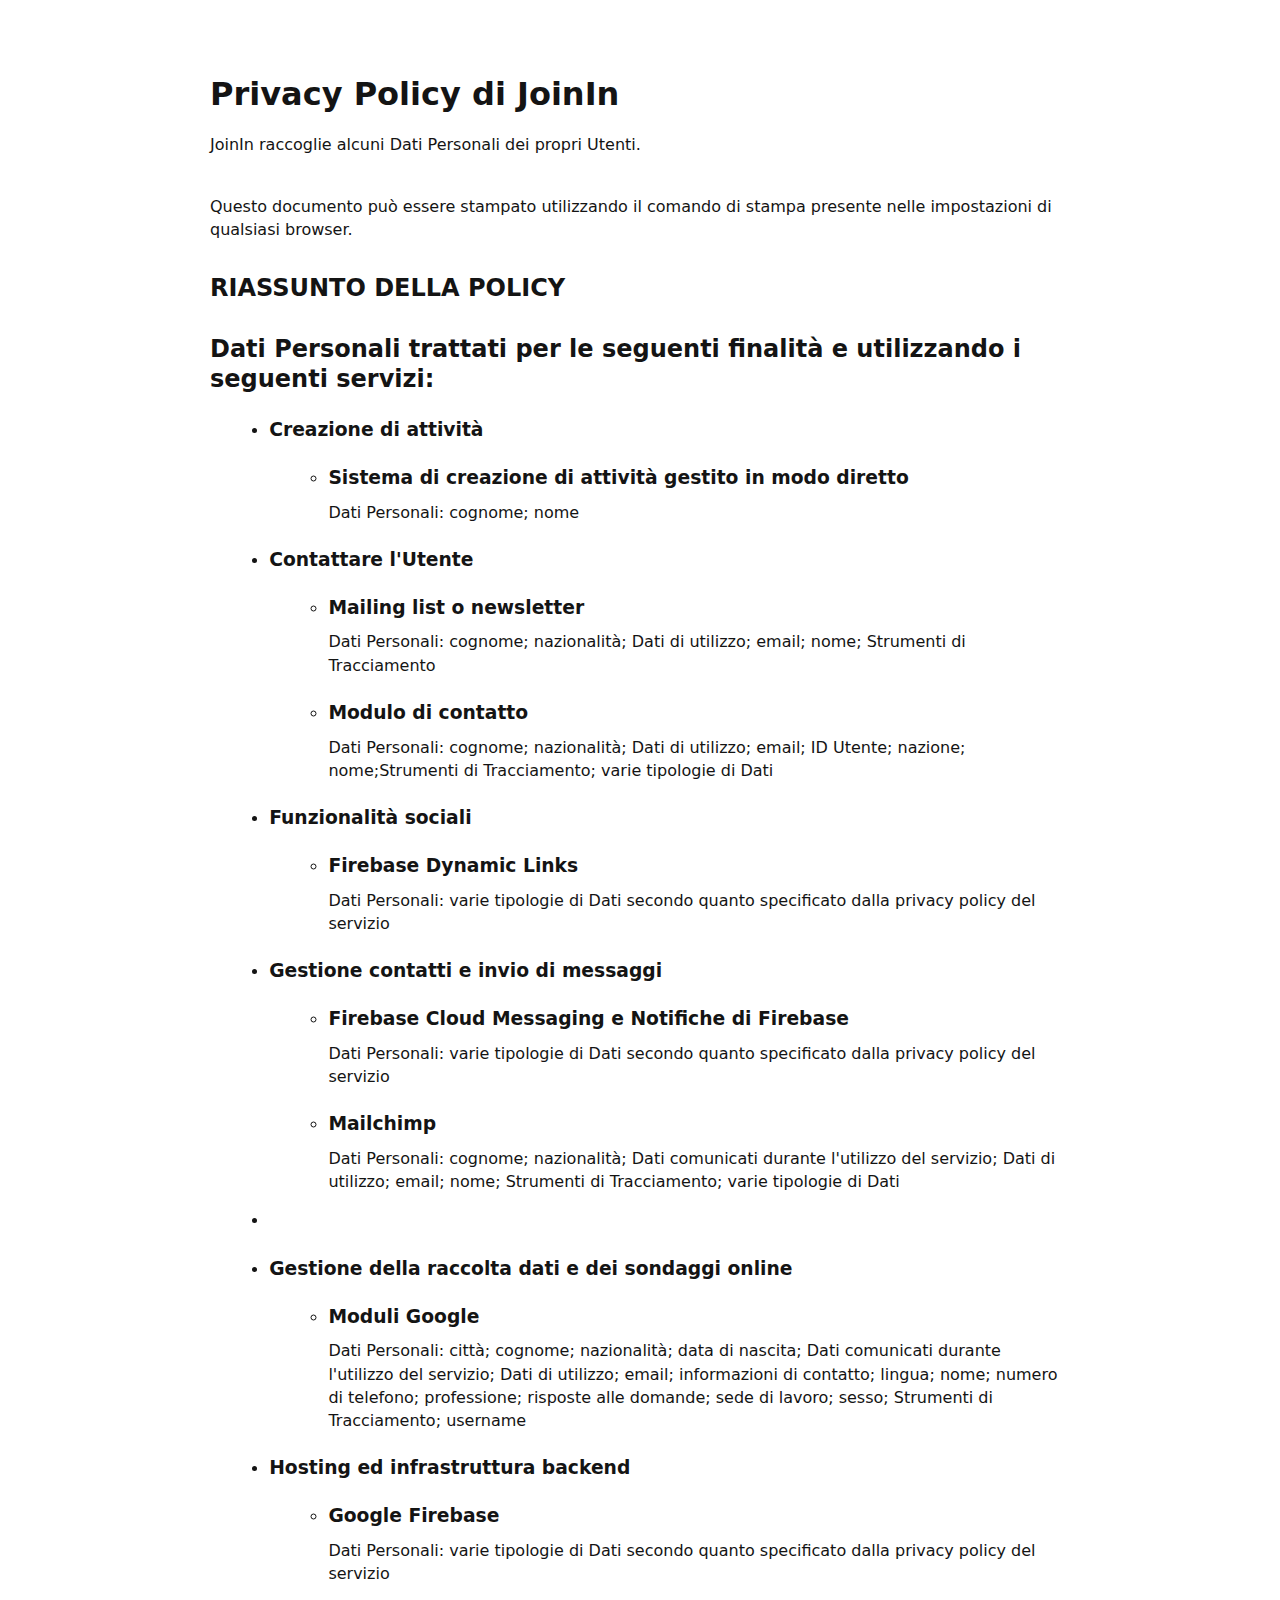
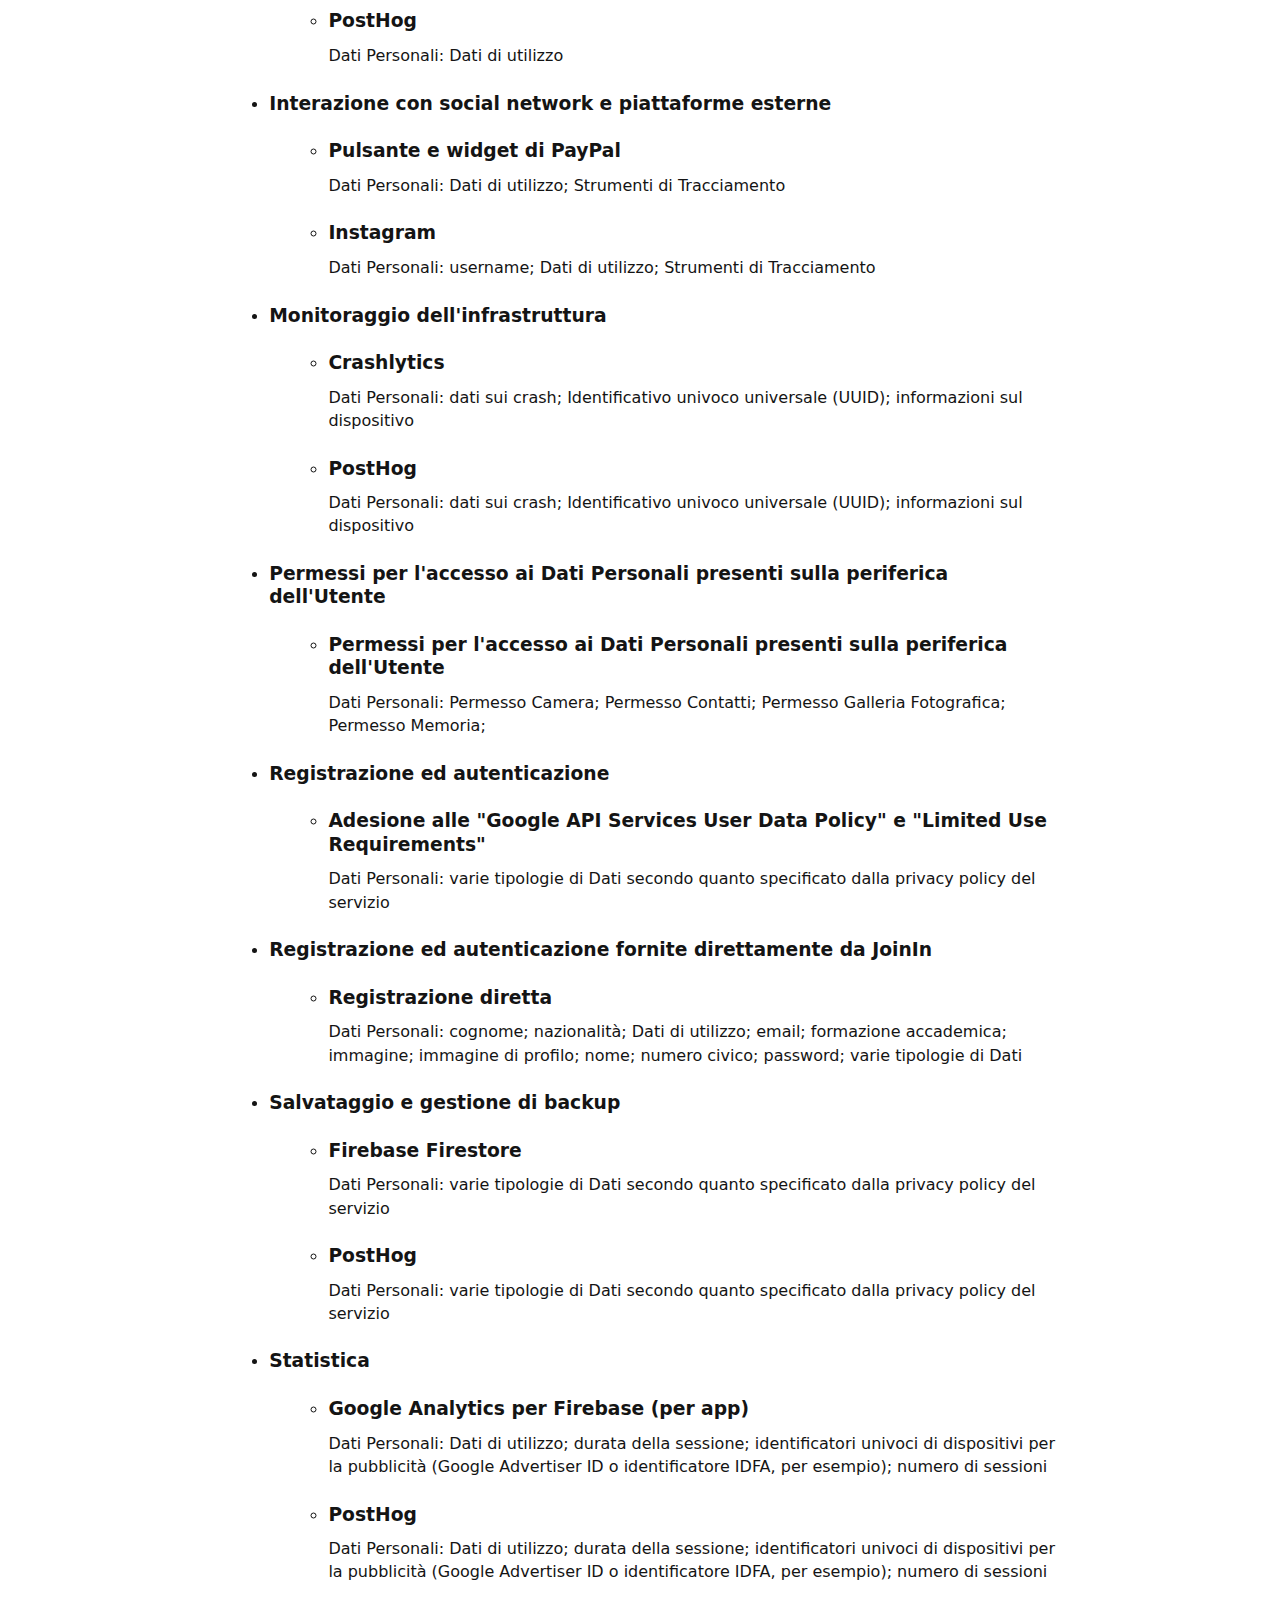
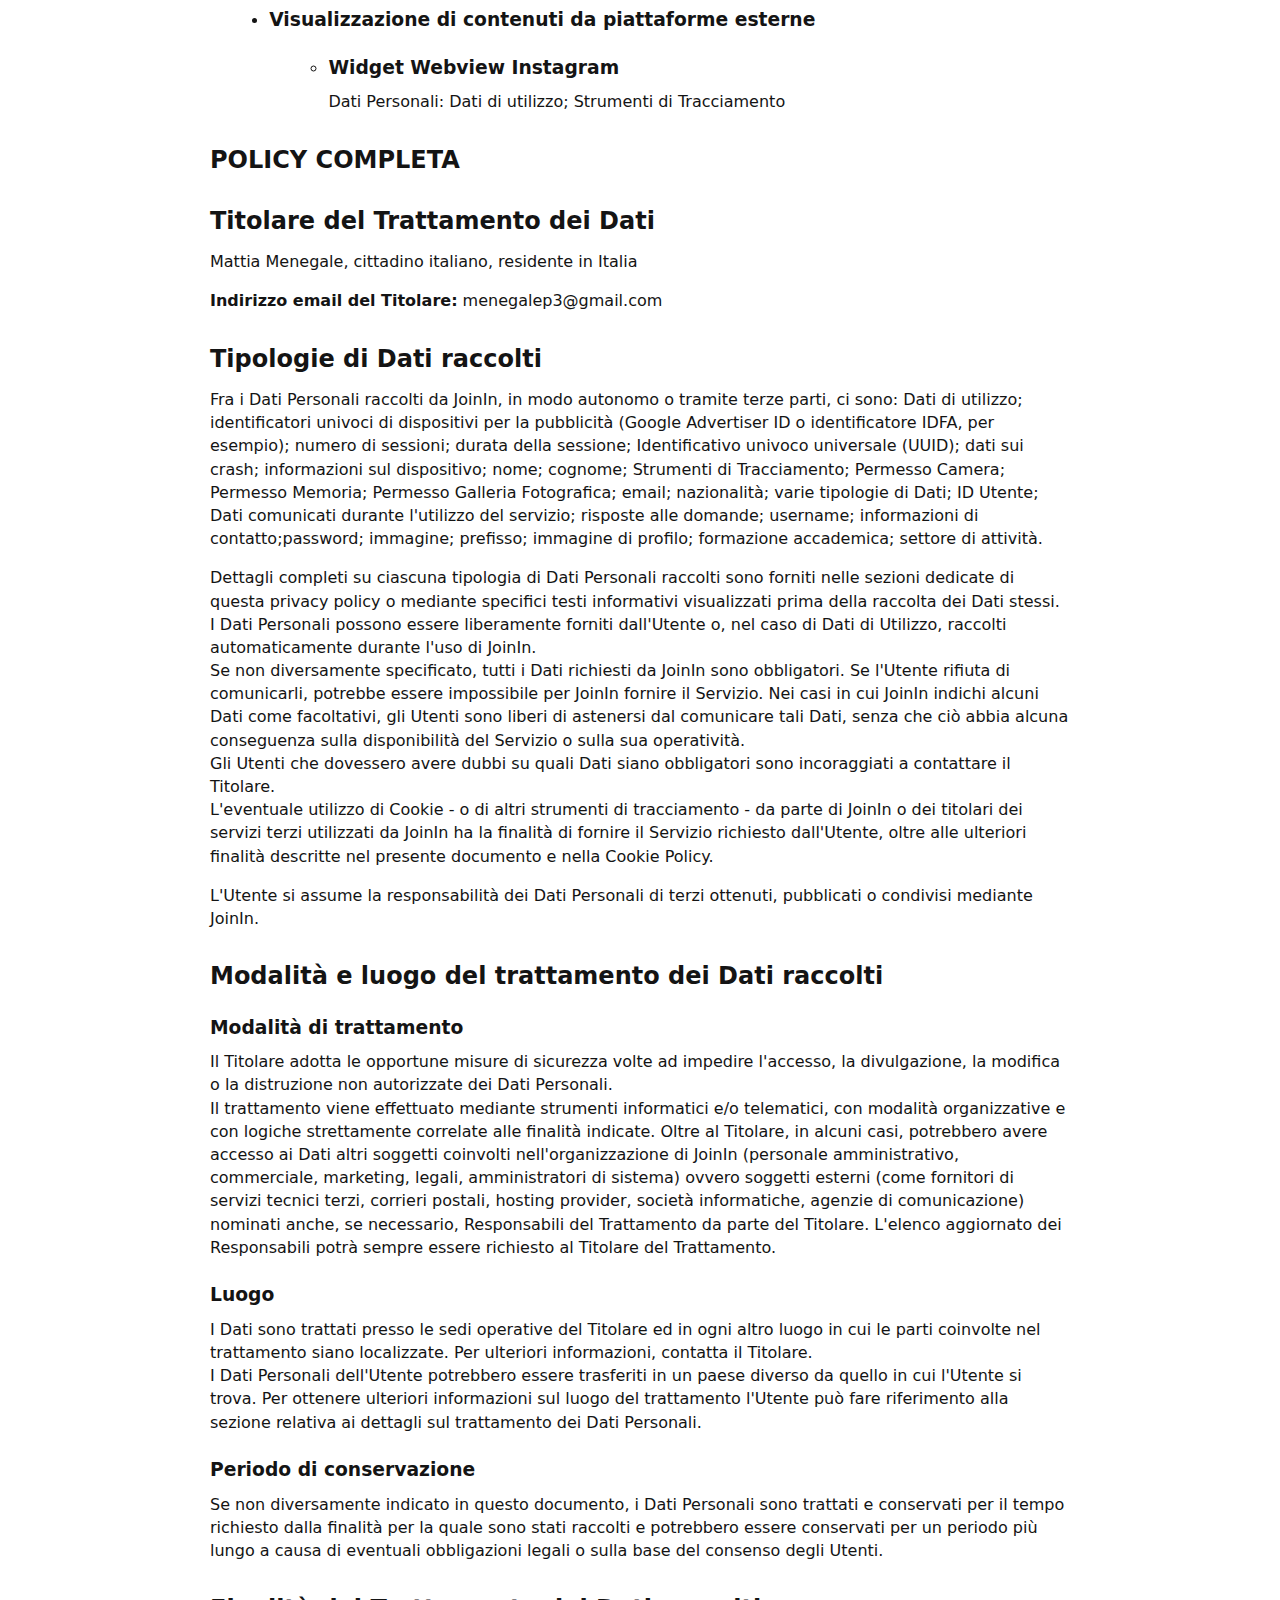
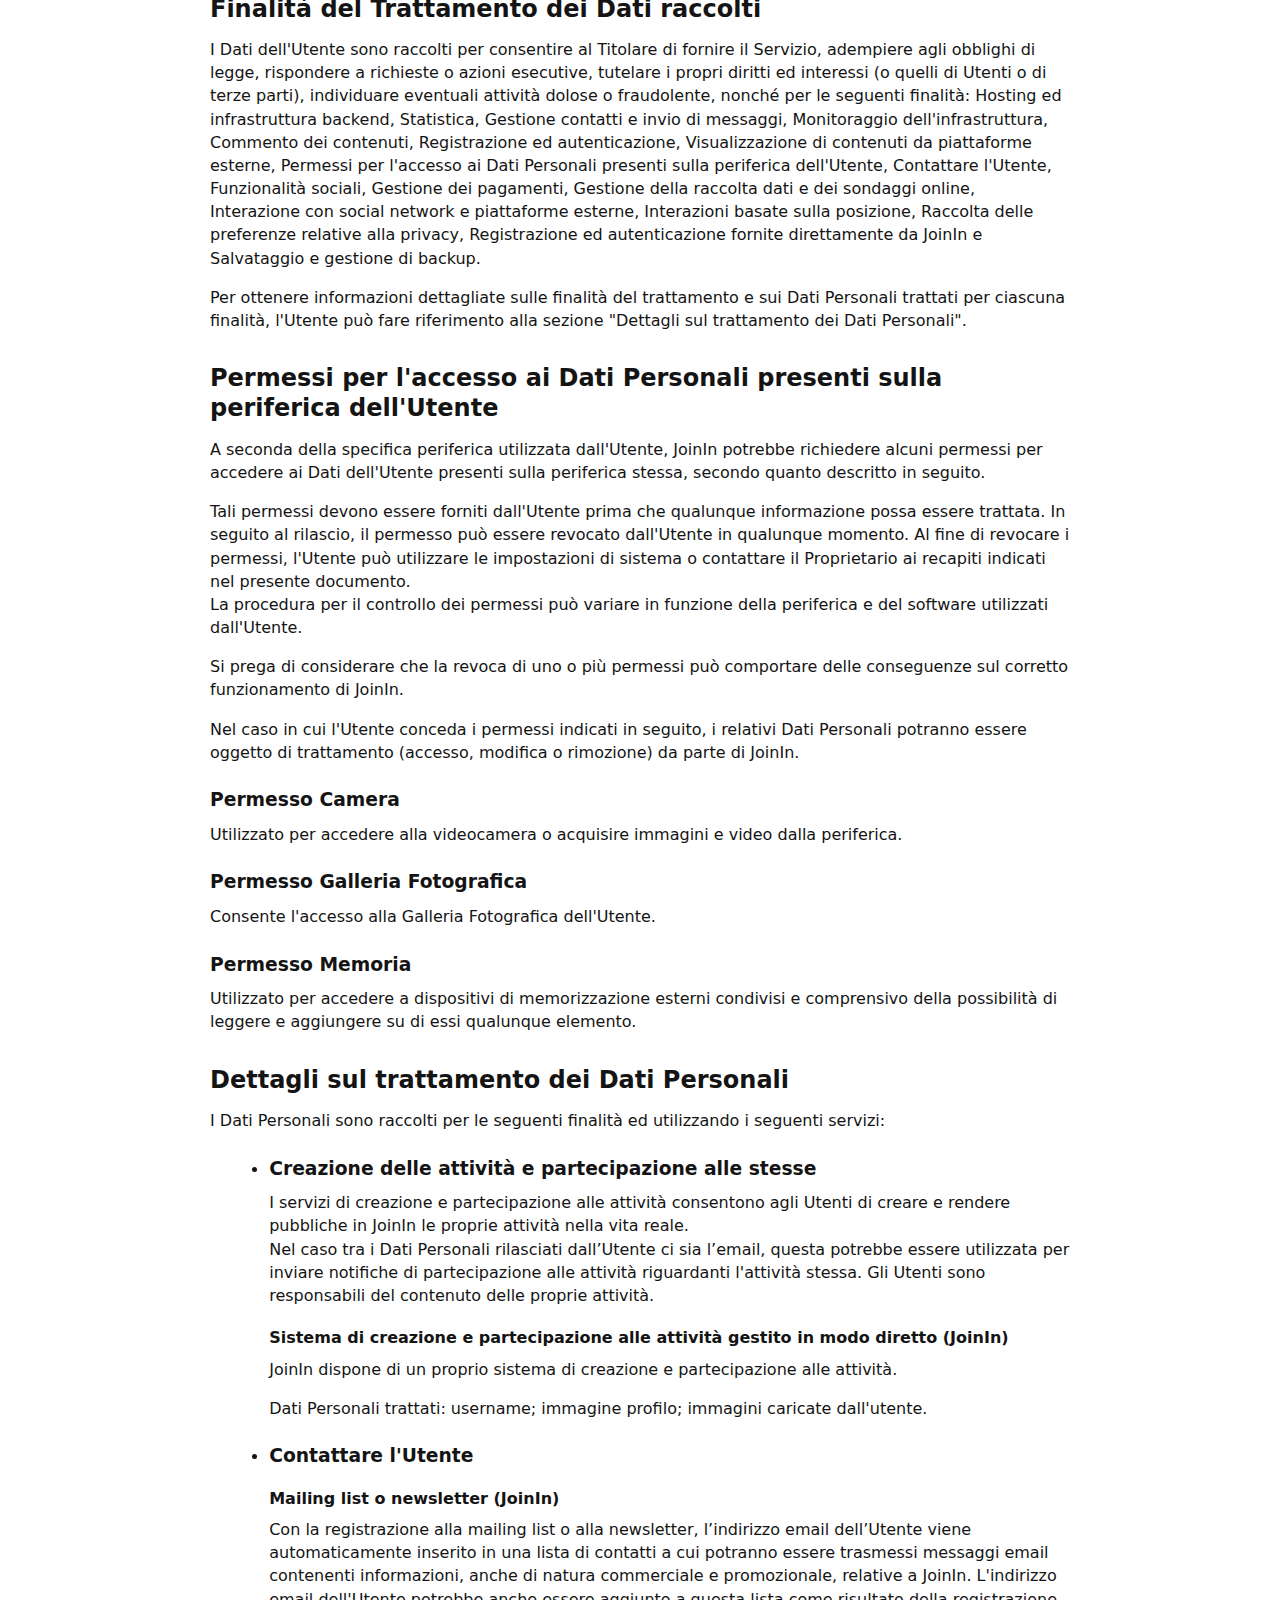
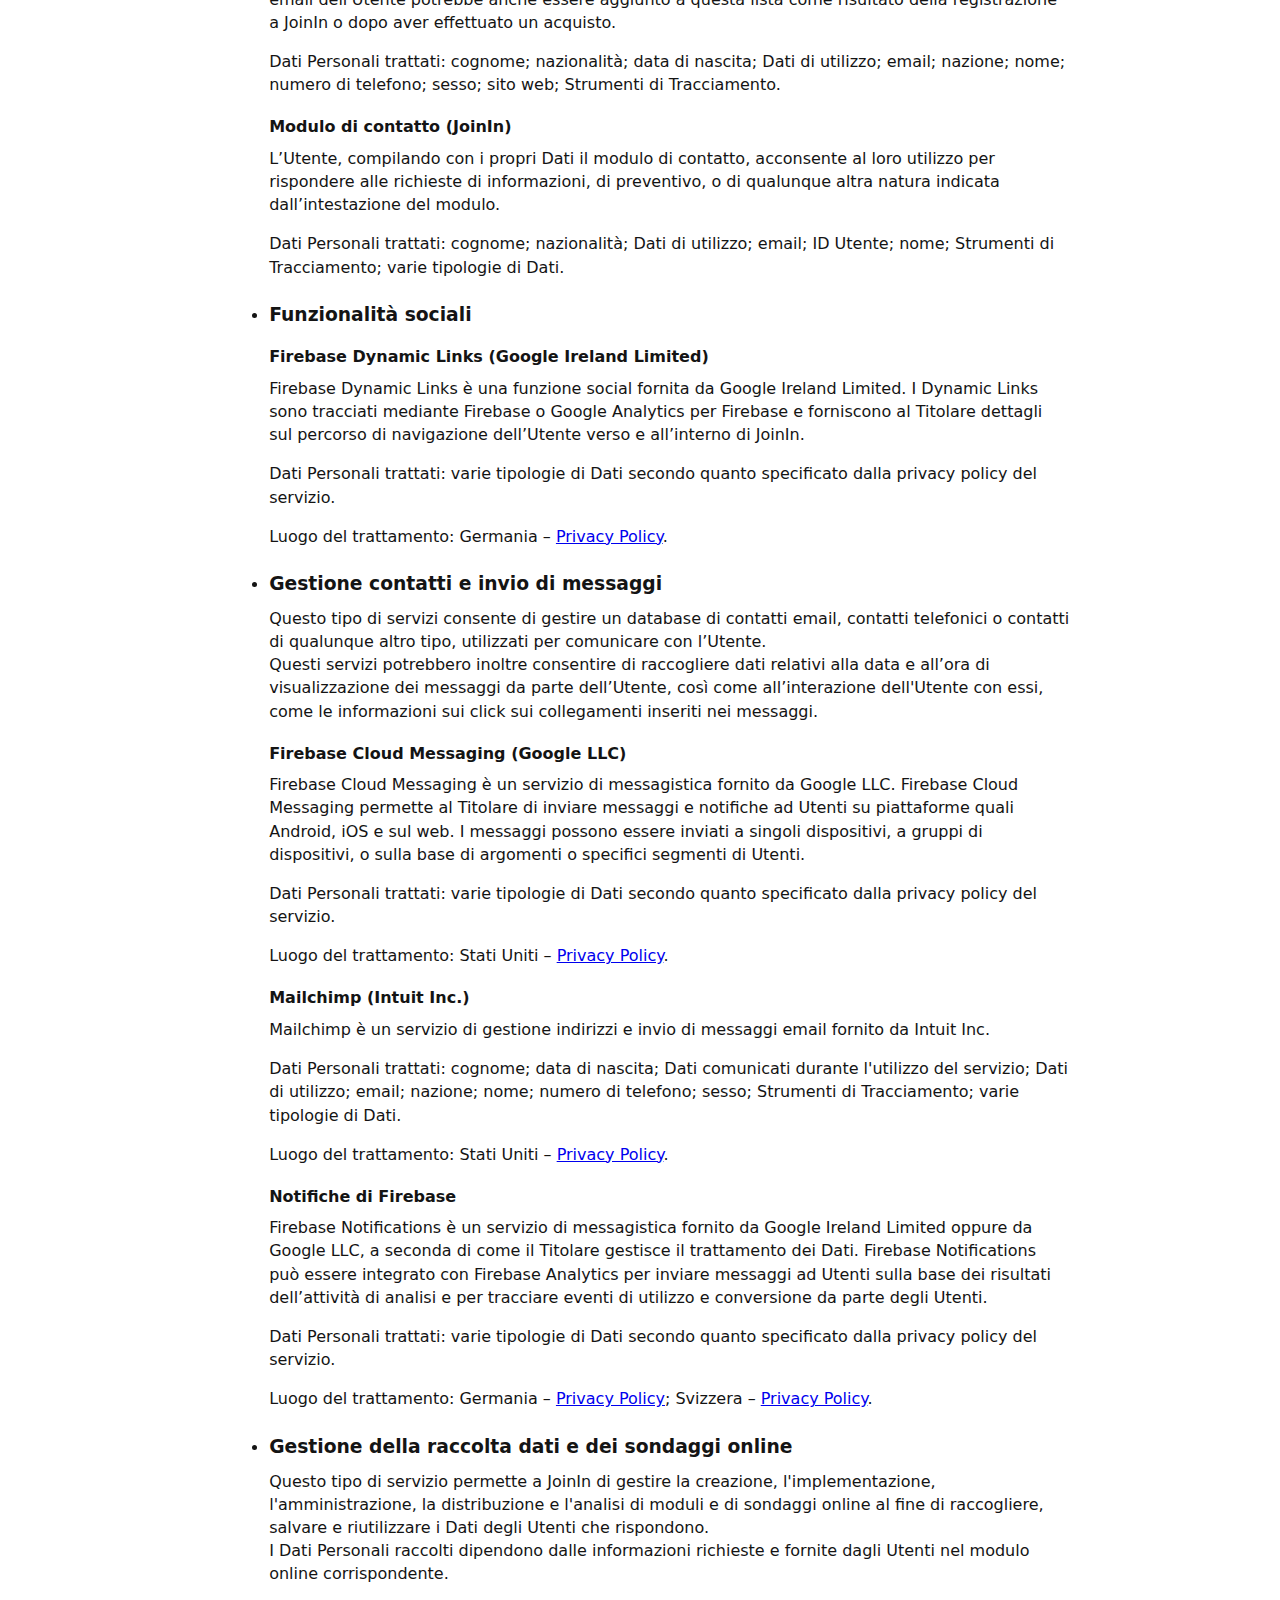
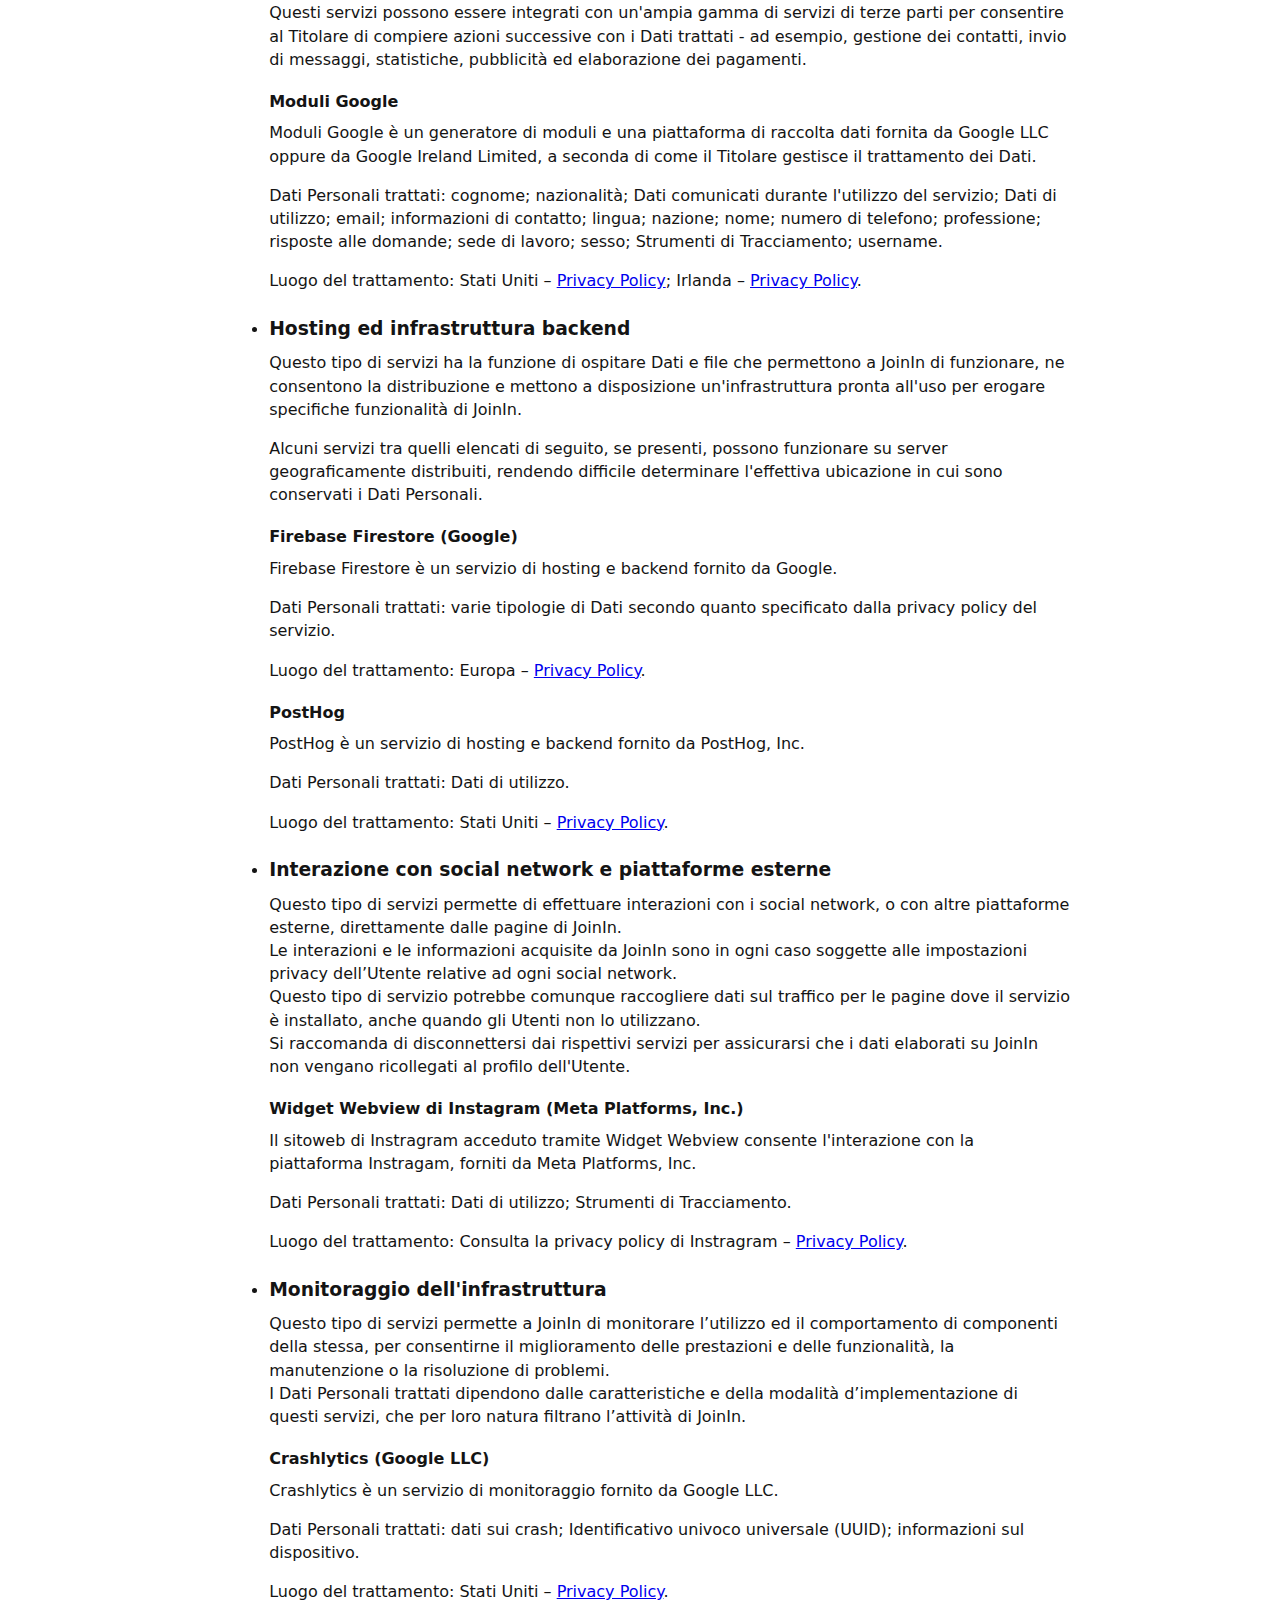
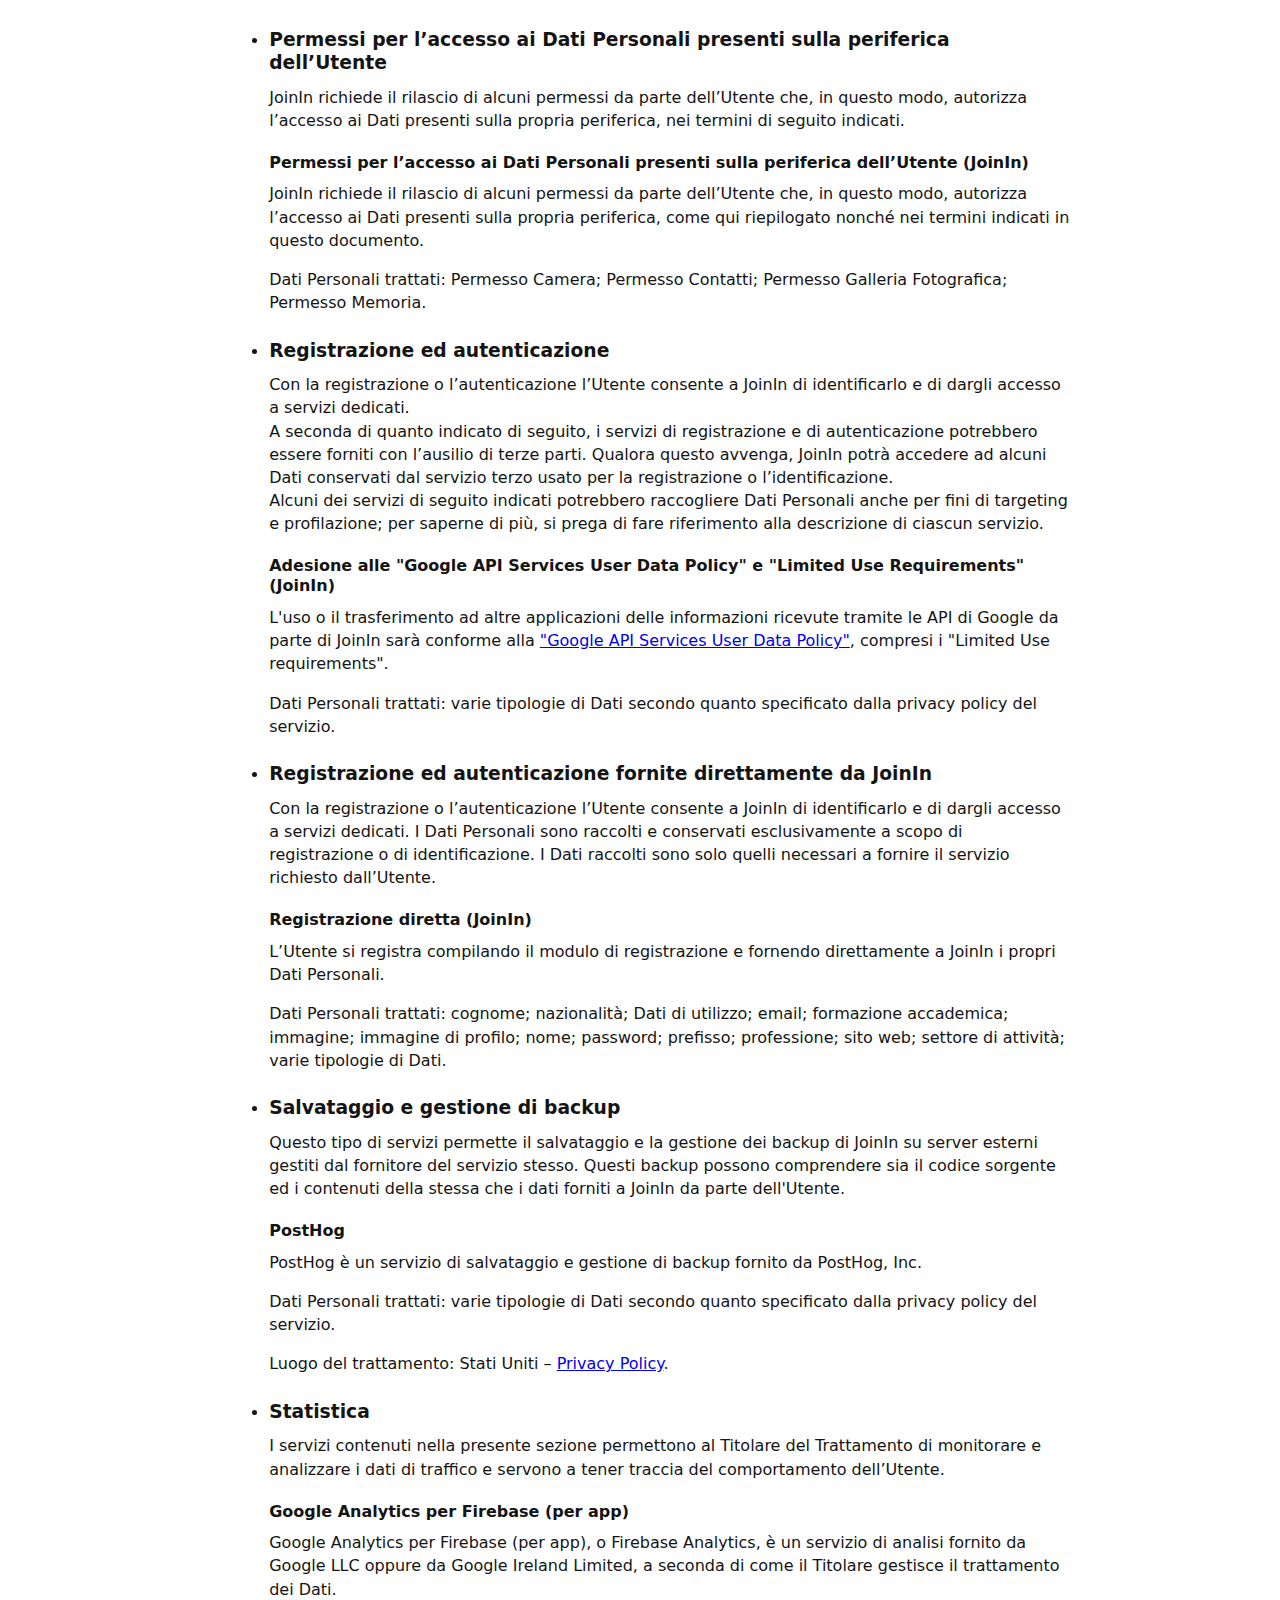
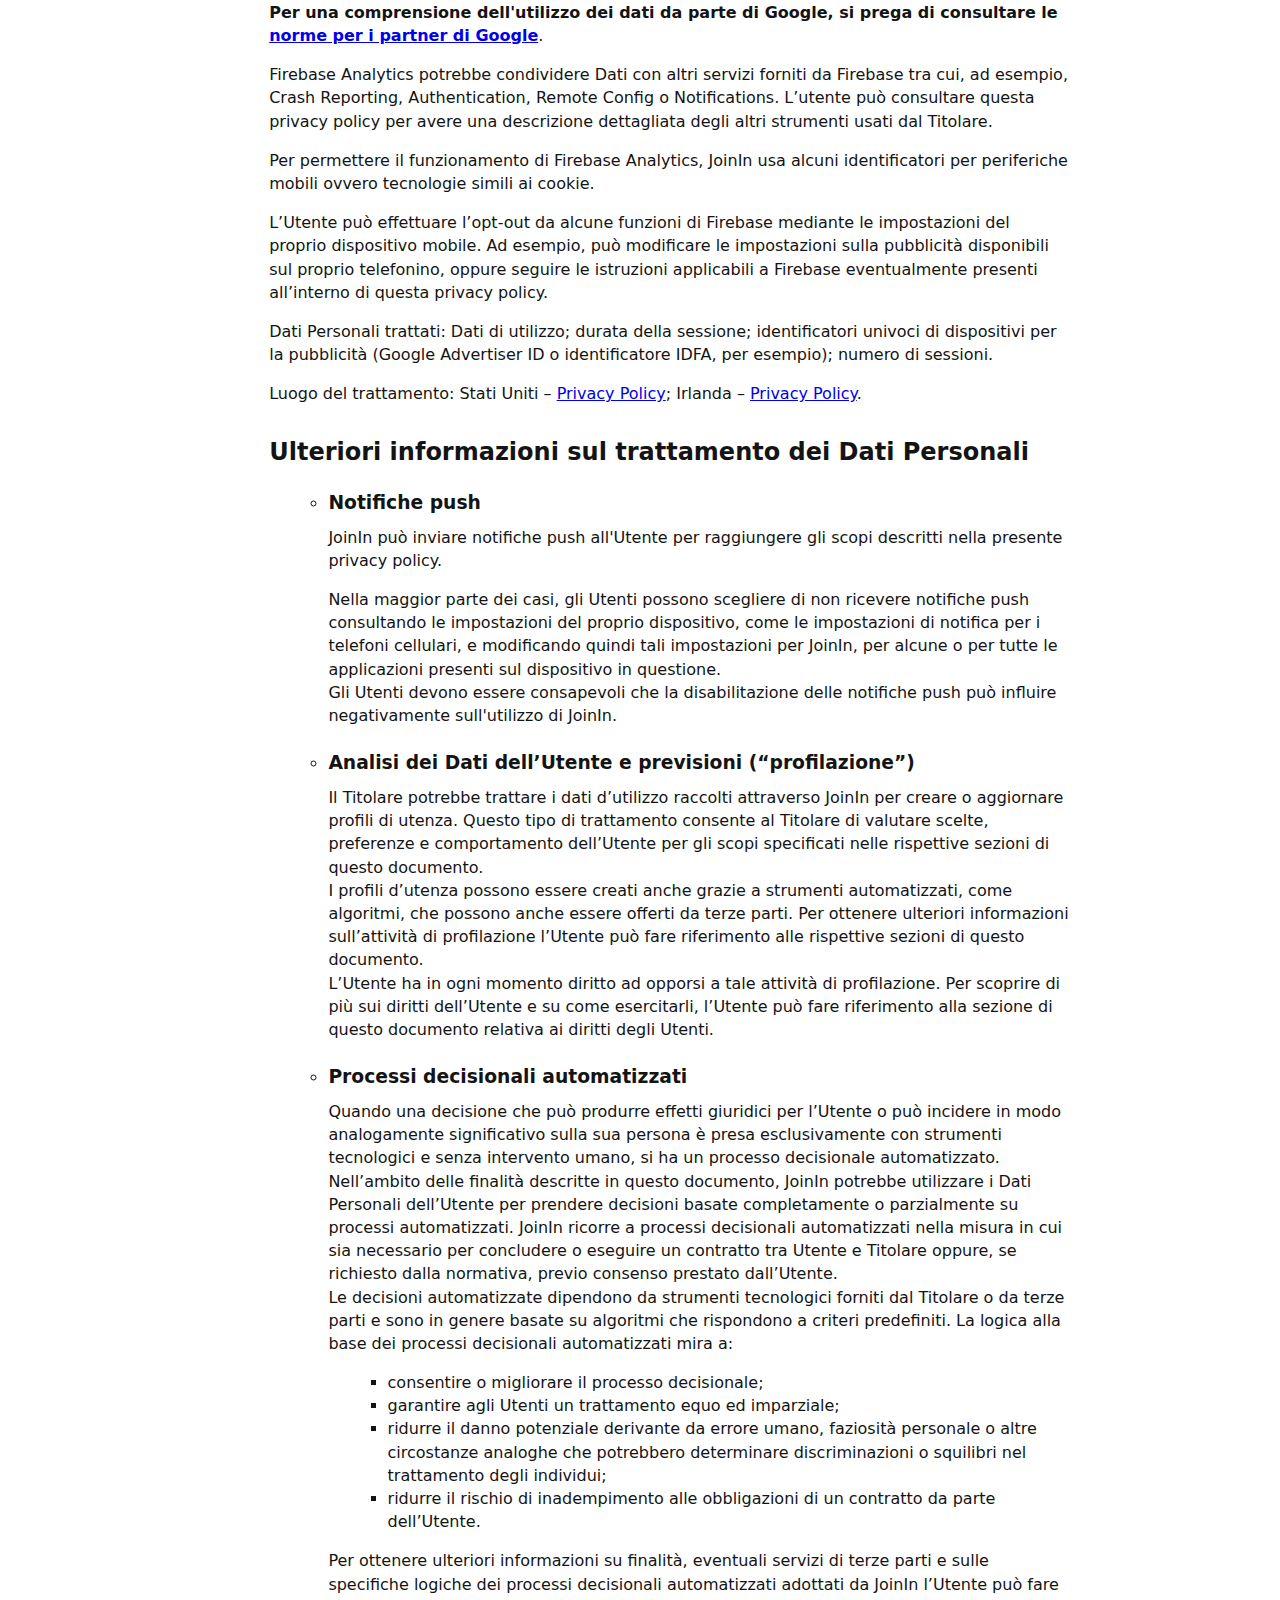
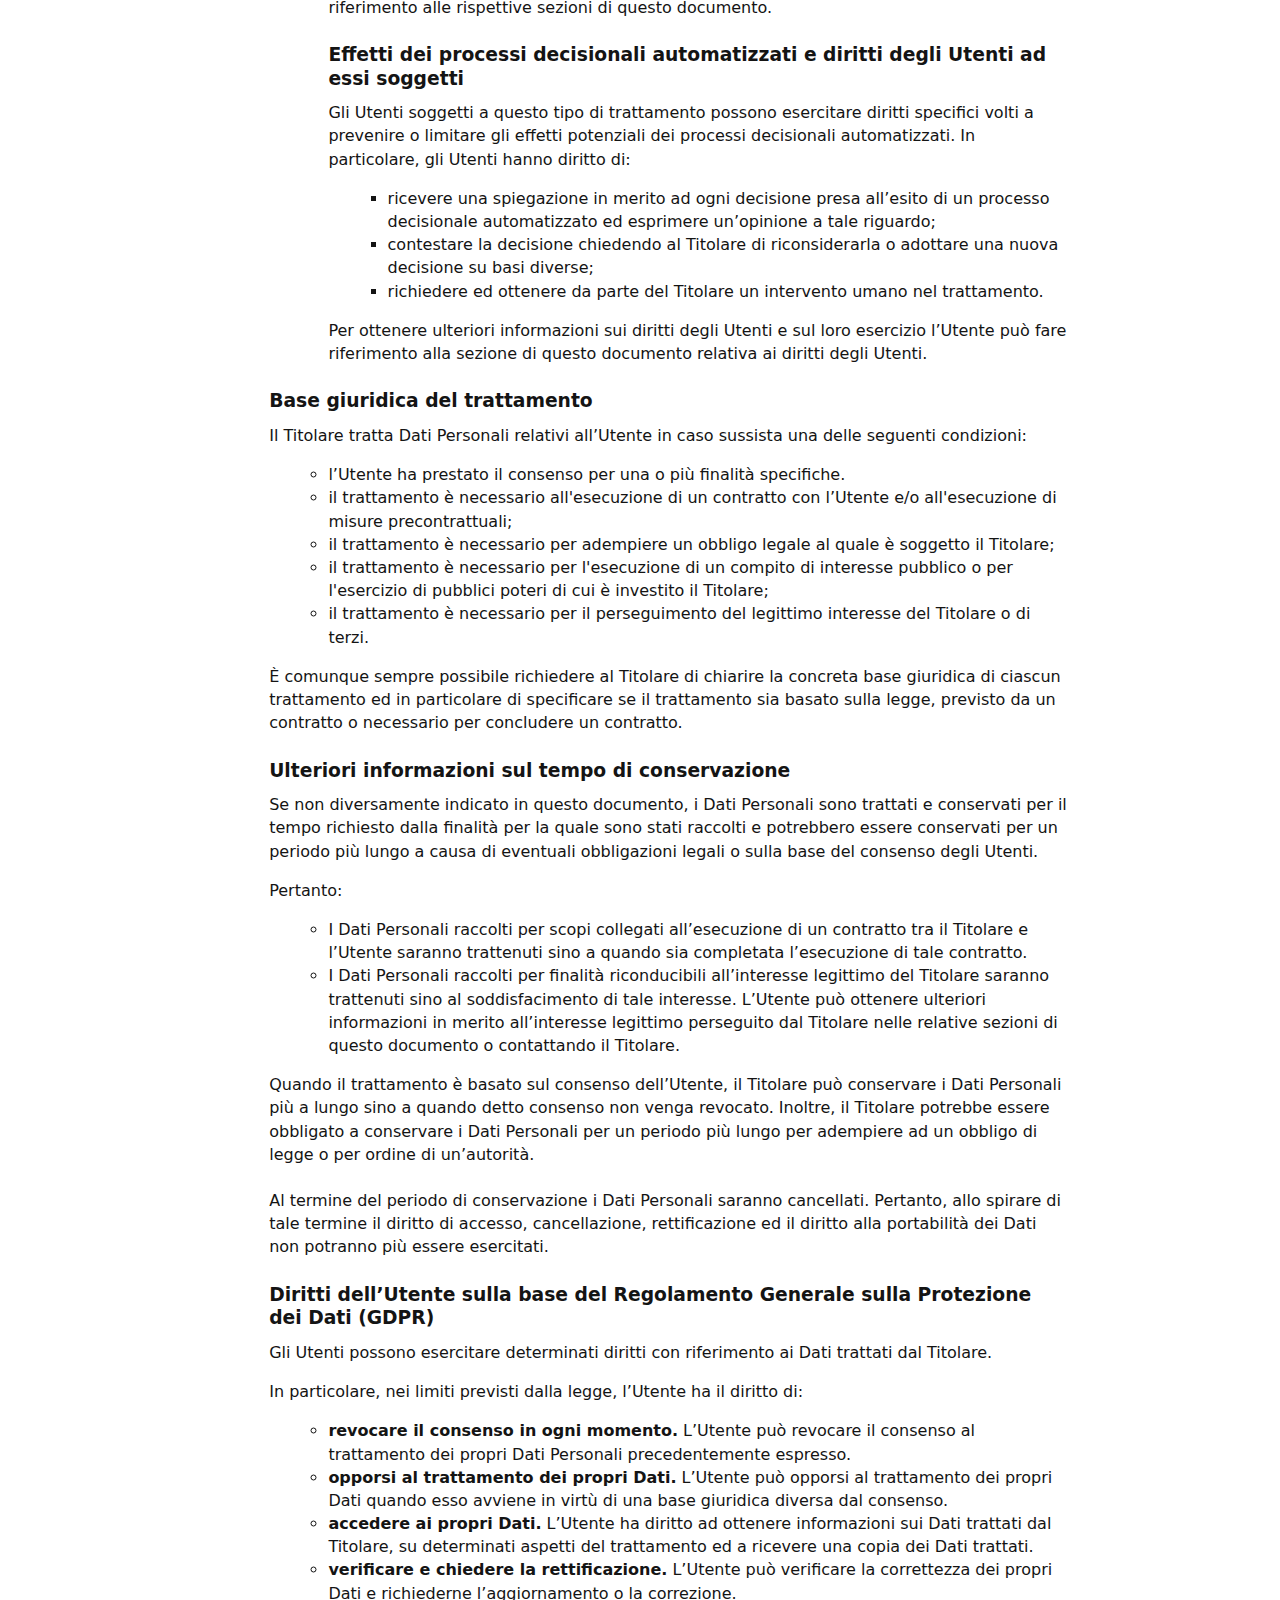
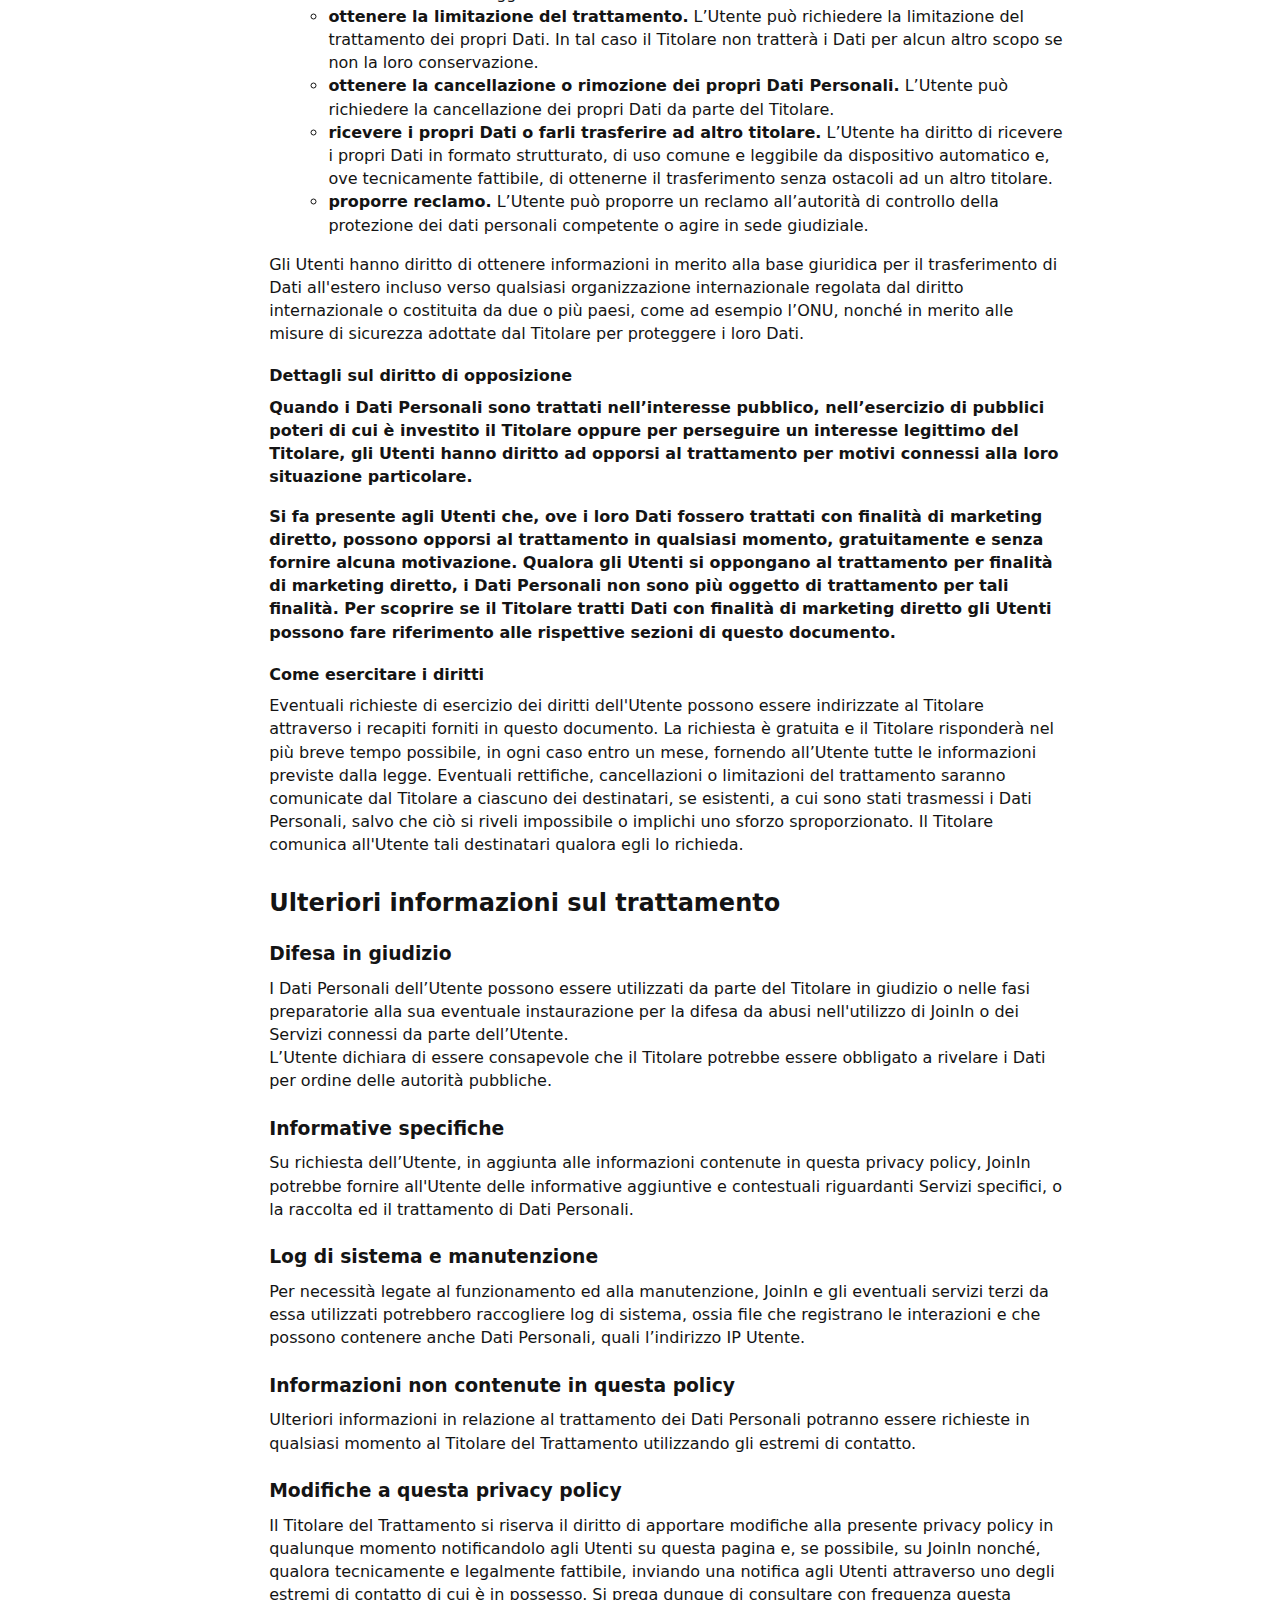
<file: joinin/privacy_policy_it.html>
<!DOCTYPE HTML PUBLIC "-//W3C//DTD HTML 4.01//EN" "http://www.w3.org/TR/html4/strict.dtd">
<html lang="it">
<head>
  <title>Privacy Policy di JoinIn</title>

  <meta http-equiv="Content-Language" content="it" />
  <meta http-equiv="Content-Type" content="text/html; charset=utf-8" />
  <meta http-equiv="date" content="2023-11-07">
  <meta http-equiv="last-modified" content="2024-08-29">
  <meta itemprop="name" content="Privacy Policy di JoinIn">
  <meta itemprop="description" content="JoinIn raccoglie alcuni Dati Personali dei propri Utenti." />
  <meta name="locale" content="it" />
  <meta name="title" content="JoinIn raccoglie alcuni Dati Personali dei propri Utenti." />
  <meta name="description" content="JoinIn raccoglie alcuni Dati Personali dei propri Utenti." />
  <meta name="viewport" content="width=device-width">

  <meta name="robots" content="noindex, follow">

  <style>
    body{margin:0;padding:0;font-family:system-ui,Arial,sans-serif;line-height:1.45;color:#141414}
    h1,h2,h3,h4{margin:1.3em 0 .6em;line-height:1.25}
    p{margin:0 0 1em}
    ul{margin:0 0 1em 1.2em}
    hr{border:none;border-top:1px solid #ccc;margin:2.5rem 0}
    .container{max-width:860px;margin:0 auto;padding:2rem 1rem}
</style>

</head>

<div class="container">
<h1>Privacy Policy di <strong>JoinIn</strong></h1>

<p>JoinIn raccoglie alcuni Dati Personali dei propri Utenti.</p><br />

<p>Questo documento può essere stampato utilizzando il comando di stampa presente nelle impostazioni di qualsiasi browser.</p>

<!-- ===================== RIASSUNTO DELLA POLICY ===================== -->
<h2 id="policy_resume">RIASSUNTO DELLA POLICY</h2>
<h2 id="purposes_data">Dati Personali trattati per le seguenti finalit&agrave e utilizzando i seguenti servizi:</h2>
      <ul class="for_boxes">
        <li>
            <div class="iconed policyicon_purpose_13">

              <h3>Creazione di attività</h3>


              <ul class="unstyled">

                  <li>
                    <h3>Sistema di creazione di attività gestito in modo diretto</h3>
                      <p>Dati Personali: cognome; nome</p>
                  </li>


              </ul>

            </div>

          </li>

        
          <li>

            <div class="iconed policyicon_purpose_10">

              <h3>Contattare l&#39;Utente</h3>


              <ul class="unstyled">


                  <li>
                    <h3>Mailing list o newsletter</h3>
                      <p>Dati Personali: cognome; nazionalità; Dati di utilizzo; email; nome; Strumenti di Tracciamento</p>
                  </li>

                  <li>
                    <h3>Modulo di contatto</h3>
                      <p>Dati Personali: cognome; nazionalità; Dati di utilizzo; email; ID Utente; nazione; nome;Strumenti di Tracciamento; varie tipologie di Dati</p>
                  </li>


              </ul>

            </div>

          </li>

        
          <li>

            <div class="iconed policyicon_purpose_40">

              <h3>Funzionalità sociali</h3>


              <ul class="unstyled">



                  <li>
                    <h3>Firebase Dynamic Links</h3>
                      <p>Dati Personali: varie tipologie di Dati secondo quanto specificato dalla privacy policy del servizio</p>
                  </li>


              </ul>

            </div>

          </li>

        
          <li>

            <div class="iconed policyicon_purpose_18">

              <h3>Gestione contatti e invio di messaggi</h3>


              <ul class="unstyled">



                  <li>
                    <h3>Firebase Cloud Messaging e Notifiche di Firebase</h3>
                      <p>Dati Personali: varie tipologie di Dati secondo quanto specificato dalla privacy policy del servizio</p>
                  </li>

                  <li>
                    <h3>Mailchimp</h3>
                      <p>Dati Personali: cognome; nazionalità; Dati comunicati durante l'utilizzo del servizio; Dati di utilizzo; email; nome; Strumenti di Tracciamento; varie tipologie di Dati</p>
                  </li>


              </ul>

            </div>

          </li>

        
          <li>

            <div class="iconed policyicon_purpose_21">

              <!-- GESTIONE PAGAMENTI
                <h3>Gestione dei pagamenti</h3>
              <ul class="unstyled">
                  <li>
                    <h3>Apple Pay e Google Pay</h3>
                      <p>Dati Personali: cognome; cronologia acquisti; Dati di utilizzo; email; indirizzo di fatturazione; informazioni di pagamento; nome; numero di telefono; Strumenti di Tracciamento; varie tipologie di Dati secondo quanto specificato dalla privacy policy del servizio</p>
                  </li>
              </ul>
            -->

            </div>

          </li>

        
          <li>

            <div class="iconed policyicon_purpose_62">

              <h3>Gestione della raccolta dati e dei sondaggi online</h3>


              <ul class="unstyled">



                  <li>
                    <h3>Moduli Google</h3>
                      <p>Dati Personali: città; cognome; nazionalità; data di nascita; Dati comunicati durante l'utilizzo del servizio; Dati di utilizzo; email; informazioni di contatto; lingua; nome; numero di telefono; professione; risposte alle domande; sede di lavoro; sesso; Strumenti di Tracciamento; username</p>
                  </li>


              </ul>

            </div>

          </li>

        
          <li>

            <div class="iconed policyicon_purpose_42">

              <h3>Hosting ed infrastruttura backend</h3>


              <ul class="unstyled">



                  <li>
                    <h3>Google Firebase</h3>
                      <p>Dati Personali: varie tipologie di Dati secondo quanto specificato dalla privacy policy del servizio</p>
                  </li>

                  
                  <li>
                    <h3>PostHog</h3>
                      <p>Dati Personali: Dati di utilizzo</p>
                  </li>


              </ul>

            </div>

          </li>

        
          <li>

            <div class="iconed policyicon_purpose_26">

              <h3>Interazione con social network e piattaforme esterne</h3>


              <ul class="unstyled">



                  <li>
                    <h3>Pulsante e widget di PayPal</h3>
                      <p>Dati Personali: Dati di utilizzo; Strumenti di Tracciamento</p>
                  </li>

                  <li>
                    <h3>Instagram</h3>
                      <p>Dati Personali: username; Dati di utilizzo; Strumenti di Tracciamento</p>
                  </li>



              </ul>

            </div>

          </li>

        
<!-- Interazioni basate sulla posizione

          <li>
            <div class="iconed policyicon_purpose_17">

                
              <h3>Interazioni basate sulla posizione</h3>

              <ul class="unstyled">

                  <li>
                    <h3>Geolocalizzazione e Geolocalizzazione non continua</h3>
                      <p>Dati Personali: posizione precisa</p>
                  </li>

              </ul> 

            </div>

          </li>
-->

        
          <li>

            <div class="iconed policyicon_purpose_30">

              <h3>Monitoraggio dell&#39;infrastruttura</h3>


              <ul class="unstyled">


                  <li>
                    <h3>Crashlytics</h3>
                      <p>Dati Personali: dati sui crash; Identificativo univoco universale (UUID); informazioni sul dispositivo</p>
                  </li>

                  <li>
                    <h3>PostHog</h3>
                      <p>Dati Personali: dati sui crash; Identificativo univoco universale (UUID); informazioni sul dispositivo</p>
                  </li>


              </ul>

            </div>

          </li>

        
          <li>

            <div class="iconed policyicon_purpose_47">

              <h3>Permessi per l'accesso ai Dati Personali presenti sulla periferica dell'Utente</h3>


              <ul class="unstyled">



                  <li>
                    <h3>Permessi per l'accesso ai Dati Personali presenti sulla periferica dell'Utente</h3>
                      <p>Dati Personali: Permesso Camera; Permesso Contatti; Permesso Galleria Fotografica; Permesso Memoria; 
<!-- ALTRI PERMESSI           
                        Permesso Localizzazione precisa (non continua);
                        Permesso Calendario;
                        Permesso accesso Dati biometrici;
                        Permesso Microfono
-->
                      </p>
                  </li>


              </ul>

            </div>

          </li>

<!-- COOKIES           
          <li>
            <div class="iconed policyicon_purpose_68">
              <h3>Raccolta delle preferenze relative alla privacy</h3>


              <ul class="unstyled">

                  <li>
                    <h3>Cookie Solution di ...</h3>
                      <p>Dati Personali: Strumenti di Tracciamento</p>
                  </li>

                  <li>
                    <h3>Consent Solution di ...</h3>
                      <p>Dati Personali: Dati comunicati durante l'utilizzo del servizio; Strumenti di Tracciamento</p>
                  </li>


              </ul>
            </div>
          </li>
-->
        
          <li>

            <div class="iconed policyicon_purpose_9">

              <h3>Registrazione ed autenticazione</h3>


              <ul class="unstyled">



                  <li>
                    <h3>Adesione alle "Google API Services User Data Policy" e "Limited Use Requirements"</h3>
                      <p>Dati Personali: varie tipologie di Dati secondo quanto specificato dalla privacy policy del servizio</p>
                  </li>


              </ul>

            </div>

          </li>

        
          <li>

            <div class="iconed policyicon_purpose_64">

              <h3>Registrazione ed autenticazione fornite direttamente da JoinIn</h3>


              <ul class="unstyled">



                  <li>
                    <h3>Registrazione diretta</h3>
                      <p>Dati Personali: cognome; nazionalità; Dati di utilizzo; email; formazione accademica; immagine; immagine di profilo; nome; numero civico; password; varie tipologie di Dati</p>
                  </li>


              </ul>

            </div>

          </li>

        
          <li>

            <div class="iconed policyicon_purpose_34">

              <h3>Salvataggio e gestione di backup</h3>


              <ul class="unstyled">


                <li>
                    <h3>Firebase Firestore</h3>
                      <p>Dati Personali: varie tipologie di Dati secondo quanto specificato dalla privacy policy del servizio</p>
                  </li>

                  <li>
                    <h3>PostHog</h3>
                      <p>Dati Personali: varie tipologie di Dati secondo quanto specificato dalla privacy policy del servizio</p>
                  </li>


              </ul>

            </div>

          </li>

        
          <li>

            <div class="iconed policyicon_purpose_5">

              <h3>Statistica</h3>


              <ul class="unstyled">
                  <li>
                    <h3>Google Analytics per Firebase (per app)</h3>
                      <p>Dati Personali: Dati di utilizzo; durata della sessione; identificatori univoci di dispositivi per la pubblicità (Google Advertiser ID o identificatore IDFA, per esempio); numero di sessioni</p>
                  </li>

                  <li>
                    <h3>PostHog</h3>
                      <p>Dati Personali: Dati di utilizzo; durata della sessione; identificatori univoci di dispositivi per la pubblicità (Google Advertiser ID o identificatore IDFA, per esempio); numero di sessioni</p>
                  </li>



              </ul>

            </div>

          </li>

        
          <li>

            <div class="iconed policyicon_purpose_25">

              <h3>Visualizzazione di contenuti da piattaforme esterne</h3>


              <ul class="unstyled">



                  <li>
                    <h3>Widget Webview Instagram</h3>
                      <p>Dati Personali: Dati di utilizzo; Strumenti di Tracciamento</p>
                  </li>


              </ul>
            </div>
      </ul>


    <!-- ===================== POLICY COMPLETA ===================== -->
    <h2 id="policy_resume">POLICY COMPLETA</h2>

    <div class="one_line_col">
        <h2 id="owner_of_the_data">
          Titolare del Trattamento dei Dati
        </h2>
        <!-- Owner start -->
            <p>Mattia Menegale, cittadino italiano, residente in Italia</p>
            <p><strong>Indirizzo email del Titolare:</strong> menegalep3@gmail.com</p>
        <!-- Owner end -->
      
      </div>

      <div class="one_line_col">
        <h2 id="types_of_data">
          Tipologie di Dati raccolti
        </h2>
      
      
          <p>
            Fra i Dati Personali raccolti da JoinIn, in modo autonomo o tramite terze parti, ci sono:
            Dati di utilizzo; identificatori univoci di dispositivi per la pubblicità (Google Advertiser ID o identificatore IDFA, per esempio); numero di sessioni; durata della sessione; Identificativo univoco universale (UUID); dati sui crash; informazioni sul dispositivo; nome; cognome; Strumenti di Tracciamento; Permesso Camera; Permesso Memoria; Permesso Galleria Fotografica; email; nazionalità; varie tipologie di Dati; ID Utente; Dati comunicati durante l'utilizzo del servizio; risposte alle domande; username; informazioni di contatto;password; immagine; prefisso; immagine di profilo; formazione accademica; settore di attività.          </p>
      
          <!--ALTRI DATI CHE NON RACCOGLIAMO
          Permesso Calendario; Permesso Contatti; Permesso Localizzazione precisa (non continua); Permesso Microfono; Permesso accesso Dati biometrici; numero di telefono; nazione; sesso; data di nascita; città; sito web; numero civico; Partita IVA; ragione sociale; Codice Fiscale; stato; provincia;informazioni di pagamento; cronologia acquisti; indirizzo di fatturazione; professione; CAP; sede di lavoro; lingua; posizione precisa;indirizzo fisico;
          -->
        <p>Dettagli completi su ciascuna tipologia di Dati Personali raccolti sono forniti nelle sezioni dedicate di questa privacy policy o mediante specifici testi informativi visualizzati prima della raccolta dei Dati stessi.<br />
      I Dati Personali possono essere liberamente forniti dall'Utente o, nel caso di Dati di Utilizzo, raccolti automaticamente durante l'uso di JoinIn.<br />
      Se non diversamente specificato, tutti i Dati richiesti da JoinIn sono obbligatori. Se l'Utente rifiuta di comunicarli, potrebbe essere impossibile per JoinIn fornire il Servizio. Nei casi in cui JoinIn indichi alcuni Dati come facoltativi, gli Utenti sono liberi di astenersi dal comunicare tali Dati, senza che ciò abbia alcuna conseguenza sulla disponibilità del Servizio o sulla sua operatività.<br /> 
      Gli Utenti che dovessero avere dubbi su quali Dati siano obbligatori sono incoraggiati a contattare il Titolare.<br />
      L'eventuale utilizzo di Cookie - o di altri strumenti di tracciamento - da parte di JoinIn o dei titolari dei servizi terzi utilizzati da JoinIn ha la finalità di fornire il Servizio richiesto dall'Utente, oltre alle ulteriori finalità descritte nel presente documento e nella Cookie Policy.</p>
        <p>L'Utente si assume la responsabilità dei Dati Personali di terzi ottenuti, pubblicati o condivisi mediante JoinIn.</p>
      </div>
      
      
      <div class="one_line_col">
        <h2 id="place_of_processing">Modalità e luogo del trattamento dei Dati raccolti</h2>
        <h3 class=" subheading  subheading-legal-mode-processing">
          Modalit&agrave; di trattamento
        </h3>
        <p>Il Titolare adotta le opportune misure di sicurezza volte ad impedire l'accesso, la divulgazione, la modifica o la distruzione non autorizzate dei Dati Personali. <br />
      Il trattamento viene effettuato mediante strumenti informatici e/o telematici, con modalità organizzative e con logiche strettamente correlate alle finalità indicate. Oltre al Titolare, in alcuni casi, potrebbero avere accesso ai Dati altri soggetti coinvolti nell'organizzazione di JoinIn (personale amministrativo, commerciale, marketing, legali, amministratori di sistema) ovvero soggetti esterni (come fornitori di servizi tecnici terzi, corrieri postali, hosting provider, società informatiche, agenzie di comunicazione) nominati anche, se necessario, Responsabili del Trattamento da parte del Titolare. L'elenco aggiornato dei Responsabili potrà sempre essere richiesto al Titolare del Trattamento.</p>
      
        <h3 class=" subheading  subheading-legal-place">
          Luogo
        </h3>
        <p>I Dati sono trattati presso le sedi operative del Titolare ed in ogni altro luogo in cui le parti coinvolte nel trattamento siano localizzate. Per ulteriori informazioni, contatta il Titolare.<br />
      I Dati Personali dell'Utente potrebbero essere trasferiti in un paese diverso da quello in cui l'Utente si trova. Per ottenere ulteriori informazioni sul luogo del trattamento l'Utente può fare riferimento alla sezione relativa ai dettagli sul trattamento dei Dati Personali.</p>
      
        <h3 class=" subheading  subheading-legal-time">
          Periodo di conservazione
        </h3>
        <p>Se non diversamente indicato in questo documento, i Dati Personali sono trattati e conservati per il tempo richiesto dalla finalità per la quale sono stati raccolti e potrebbero essere conservati per un periodo più lungo a causa di eventuali obbligazioni legali o sulla base del consenso degli Utenti. </p>
      </div>
      
      
      
        <div class="one_line_col">
          <h2 id="use_collected_data">Finalità del Trattamento dei Dati raccolti</h2>
            <p>
              I Dati dell'Utente sono raccolti per consentire al Titolare di fornire il Servizio, adempiere agli obblighi di legge, rispondere a richieste o azioni esecutive, tutelare i propri diritti ed interessi (o quelli di Utenti o di terze parti), individuare eventuali attività dolose o fraudolente, nonché per le seguenti finalità:
              Hosting ed infrastruttura backend, Statistica, Gestione contatti e invio di messaggi, Monitoraggio dell'infrastruttura, Commento dei contenuti, Registrazione ed autenticazione, Visualizzazione di contenuti da piattaforme esterne, Permessi per l'accesso ai Dati Personali presenti sulla periferica dell'Utente, Contattare l'Utente, Funzionalità sociali, Gestione dei pagamenti, Gestione della raccolta dati e dei sondaggi online, Interazione con social network e piattaforme esterne, Interazioni basate sulla posizione, Raccolta delle preferenze relative alla privacy, Registrazione ed autenticazione fornite direttamente da JoinIn e Salvataggio e gestione di backup.
            </p>
           
          <p>Per ottenere informazioni dettagliate sulle finalità del trattamento e sui Dati Personali trattati per ciascuna finalità, l'Utente può fare riferimento alla sezione "Dettagli sul trattamento dei Dati Personali".</p>
        </div>
      
        <div class="one_line_col">
            <h2 id="mobile_permissions">Permessi per l'accesso ai Dati Personali presenti sulla periferica dell'Utente</h2>
            <p>A seconda della specifica periferica utilizzata dall'Utente, JoinIn potrebbe richiedere alcuni permessi per accedere ai Dati dell'Utente presenti sulla periferica stessa, secondo quanto descritto in seguito.</p>
            <p>Tali permessi devono essere forniti dall'Utente prima che qualunque informazione possa essere trattata. In seguito al rilascio, il permesso può essere revocato dall'Utente in qualunque momento. Al fine di revocare i permessi, l'Utente può utilizzare le impostazioni di sistema o contattare il Proprietario ai recapiti indicati nel presente documento.<br />La procedura per il controllo dei permessi può variare in funzione della periferica e del software utilizzati dall'Utente.</p>
            <p>Si prega di considerare che la revoca di uno o più permessi può comportare delle conseguenze sul corretto funzionamento di JoinIn.</p>
            <p>Nel caso in cui l'Utente conceda i permessi indicati in seguito, i relativi Dati Personali potranno essere oggetto di trattamento (accesso, modifica o rimozione) da parte di JoinIn.</p>
              
<!-- PERMESSI CHE NON RACCOGLIAMO
            <h3 class="">
                Permesso accesso Dati biometrici
              </h3>
              <p>Utilizzato per accedere a Dati e/o a sistemi di autenticazione biometrici, quali, ad esempio, FaceID.</p>
        
              <h3 class="">
                Permesso Calendario
              </h3>
              <p>Utilizzato per accedere alla funzione calendario sulla periferica dell'Utente, permette di leggere, aggiungere e rimuovere i relativi contenuti.</p>
-->        
              <h3 class="">
                Permesso Camera
              </h3>
              <p>Utilizzato per accedere alla videocamera o  acquisire immagini e video dalla periferica.</p>

<!-- PERMESSI CHE NON RACCOGLIAMO
              <h3 class="">
                Permesso Contatti
              </h3>
              <p>Utilizzato per accedere alla rubrica e ai profili presenti sulla periferica, permette di modificare i relativi contenuti.</p>
-->
              <h3 class="">
                Permesso Galleria Fotografica
              </h3>
              <p>Consente l'accesso alla Galleria Fotografica dell'Utente.</p>
<!-- PERMESSI CHE NON RACCOGLIAMO        
              <h3 class="">
                Permesso Localizzazione precisa (non continua)
              </h3>
              <p>Utilizzato per accedere alla posizione precisa della periferica dell'Utente. JoinIn può raccogliere, usare e condividere la posizione dell'Utente al fine di fornire servizi basati sulla localizzazione.<br/>
        La posizione geografica dell'Utente è determinata in modo non continuativo. Tale fatto implica che joinIn non può localizzare la posizione esatta dell'Utente in modo continuativo.</p>
-->        
              <h3 class="">
                Permesso Memoria
              </h3>
              <p>Utilizzato per accedere a dispositivi di memorizzazione esterni condivisi e comprensivo della possibilità di leggere e aggiungere su di essi qualunque elemento.</p>
<!-- PERMESSI CHE NON RACCOGLIAMO
              <h3 class="">
                Permesso Microfono
              </h3>
              <p>Consente l'accesso e la registrazione di audio attraverso la periferica dell'Utente.</p>
        
         -->


</div> 
          





      <h2 id="data_processing_detailed_info">Dettagli sul trattamento dei Dati Personali</h2>
      <p>I Dati Personali sono raccolti per le seguenti finalit&agrave; ed utilizzando i seguenti servizi:</p>
      <ul class="for_boxes">

          <li>
                <h3 class="">
                  Creazione delle attività e partecipazione alle stesse
                </h3>
              <div>
                <p>I servizi di creazione e partecipazione alle attività consentono agli Utenti di creare e rendere pubbliche in JoinIn le proprie attività nella vita reale.<br/>
Nel caso tra i Dati Personali rilasciati dall’Utente ci sia l’email, questa potrebbe essere utilizzata per inviare notifiche di partecipazione alle attività riguardanti l'attività stessa. Gli Utenti sono responsabili del contenuto delle proprie attività.<br/>


                  <!-- Service start -->
                  <h4 class="">Sistema di creazione e partecipazione alle attività gestito in modo diretto (JoinIn)</h4>
                  <div class="">
                    <p>JoinIn dispone di un proprio sistema di creazione e partecipazione alle attività.</p>
                  </div>

                    <p>Dati Personali trattati: username; immagine profilo; immagini caricate dall'utente.</p>
                  <!-- Service end -->
              </div>
          </li>

          <li>
                <h3 class="">
                  Contattare l'Utente
                </h3>
              <div class="">

                  <!-- Service start -->
                  <h4 class="">Mailing list o newsletter (JoinIn)</h4>
                  <div>
                    <p>Con la registrazione alla mailing list o alla newsletter, l’indirizzo email dell’Utente viene automaticamente inserito in una lista di contatti a cui potranno essere trasmessi messaggi email contenenti informazioni, anche di natura commerciale e promozionale, relative a JoinIn. L'indirizzo email dell'Utente potrebbe anche essere aggiunto a questa lista come risultato della registrazione a JoinIn o dopo aver effettuato un acquisto.</p>
                  </div>
                    <p>Dati Personali trattati: cognome; nazionalità; data di nascita; Dati di utilizzo; email; nazione; nome; numero di telefono; sesso; sito web; Strumenti di Tracciamento.</p>

                  
                  <!-- Service end -->
                  <!-- Service start -->
                  <h4 class="">Modulo di contatto (JoinIn)</h4>
                  <div>
                    <p>L’Utente, compilando con i propri Dati il modulo di contatto, acconsente al loro utilizzo per rispondere alle richieste di informazioni, di preventivo, o di qualunque altra natura indicata dall’intestazione del modulo.</p>
                  </div>

                    <p>Dati Personali trattati: cognome; nazionalità; Dati di utilizzo; email; ID Utente; nome; Strumenti di Tracciamento; varie tipologie di Dati.</p>
                  <!-- Service end -->
              </div>
          </li>

          <li>
                <h3 class="">
                  Funzionalità sociali
                </h3>
              <div class="">
                
                  <!-- Service start -->
                  <h4 class="">Firebase Dynamic Links (Google Ireland Limited)</h4>
                  <div class="">
                    <p>Firebase Dynamic Links è una funzione social fornita da Google Ireland Limited.
I Dynamic Links sono tracciati mediante Firebase o Google Analytics per Firebase e forniscono al Titolare dettagli sul percorso di navigazione dell’Utente verso e all’interno di JoinIn.</p>
                  </div>

                    <p>Dati Personali trattati: varie tipologie di Dati secondo quanto specificato dalla privacy policy del servizio.</p>

                  
                  <p>Luogo del trattamento:  Germania &ndash;  <a href="https://policies.google.com/privacy" target="_blank" rel="noopener noreferrer">Privacy Policy</a>. </p>
                  
                  

                  
                  <!-- Service end -->
              </div>
          </li>

          <li>
                <h3 class="">
                  Gestione contatti e invio di messaggi
                </h3>
              <div class="">
                <p>Questo tipo di servizi consente di gestire un database di contatti email, contatti telefonici o contatti di qualunque altro tipo, utilizzati per comunicare con l’Utente.<br/>
Questi servizi potrebbero inoltre consentire di raccogliere dati relativi alla data e all’ora di visualizzazione dei messaggi da parte dell’Utente, così come all’interazione dell'Utente con essi, come le informazioni sui click sui collegamenti inseriti nei messaggi.</p>


                  <!-- Service start -->
                  <h4 class="">Firebase Cloud Messaging (Google LLC)</h4>
                  <div class="">
                    <p>Firebase Cloud Messaging è un servizio di messagistica fornito da Google LLC. Firebase Cloud Messaging permette al Titolare di inviare messaggi e notifiche ad Utenti su piattaforme quali Android, iOS e sul web. I messaggi possono essere inviati a singoli dispositivi, a gruppi di dispositivi, o sulla base di argomenti o specifici segmenti di Utenti.</p>
                  </div>

                    <p>Dati Personali trattati: varie tipologie di Dati secondo quanto specificato dalla privacy policy del servizio.</p>

                  
                  <p>Luogo del trattamento:  Stati Uniti &ndash;  <a href="https://policies.google.com/privacy" target="_blank" rel="noopener noreferrer">Privacy Policy</a>. </p>
                  
                  

                  
                  <!-- Service end -->
                  <!-- Service start -->
                  <h4 class="">Mailchimp (Intuit Inc.)</h4>
                  <div class="">
                    <p>Mailchimp è un servizio di gestione indirizzi e invio di messaggi email fornito da Intuit Inc.</p>
                  </div>

                    <p>Dati Personali trattati: cognome; data di nascita; Dati comunicati durante l'utilizzo del servizio; Dati di utilizzo; email; nazione; nome; numero di telefono; sesso; Strumenti di Tracciamento; varie tipologie di Dati.</p>

                  
                  <p>Luogo del trattamento:  Stati Uniti &ndash;  <a href="https://www.intuit.com/privacy/statement/" target="_blank" rel="noopener noreferrer">Privacy Policy</a>. </p>
                  
                  

                  
                  <h4 class="">Notifiche di Firebase </h4>
                  <div class="">
                    <p>Firebase Notifications è un servizio di messagistica fornito da Google Ireland Limited oppure da Google LLC, a seconda di come il Titolare gestisce il trattamento dei Dati. Firebase Notifications può essere integrato con Firebase Analytics per inviare messaggi ad Utenti sulla base dei risultati dell’attività di analisi e per tracciare eventi di utilizzo e conversione da parte degli Utenti.</p>
                  </div>

                    <p>Dati Personali trattati: varie tipologie di Dati secondo quanto specificato dalla privacy policy del servizio.</p>

                  
                  <p>Luogo del trattamento:  Germania &ndash;  <a href="https://policies.google.com/privacy" target="_blank" rel="noopener noreferrer">Privacy Policy</a>;  Svizzera &ndash;  <a href="https://policies.google.com/privacy" target="_blank" rel="noopener noreferrer">Privacy Policy</a>. </p>
                  
                  

                  
                  <!-- Service end -->
              </div>
          </li>

<!-- PERMESSI CHE NON RACCOGLIAMO
           <li>
                <h3 class="">
                  Gestione dei pagamenti
                </h3>
              <div class="">
                <p>Se non diversamente specificato, JoinIn elabora tutti i pagamenti con carta di credito, bonifico bancario o altri mezzi tramite fornitori esterni di servizi di pagamento. In generale, e salvo diversa indicazione, gli Utenti sono pregati di fornire i dettagli di pagamento e le informazioni personali direttamente a tali fornitori di servizi di pagamento. <br/>
JoinIn non è coinvolta nella raccolta e nell'elaborazione di tali informazioni: riceverà invece solo una notifica da parte del fornitore di servizi di pagamento in questione circa l'avvenuto pagamento.</p>

                  <h4 class="">Apple Pay (Apple Inc.)</h4>
                  <div class="">
                    <p>Apple Pay è un servizio di pagamento fornito da Apple Inc., che consente all’Utente di effettuare pagamenti utilizzando il proprio telefono cellulare.</p>
                  </div>

                    <p>Dati Personali trattati: cognome; cronologia acquisti; Dati di utilizzo; email; indirizzo di fatturazione; informazioni di pagamento; nome; numero di telefono; Strumenti di Tracciamento; varie tipologie di Dati secondo quanto specificato dalla privacy policy del servizio.</p>

                  
                  <p>Luogo del trattamento:  Stati Uniti &ndash;  <a href="https://www.apple.com/legal/privacy/it/" target="_blank" rel="noopener noreferrer">Privacy Policy</a>. </p>
                  
                  

                  
                  <h4 class="">Google Pay (Google Ireland Limited)</h4>
                  <div class="">
                    <p>Google Pay è un servizio di pagamento fornito da Google Ireland Limited, che consente all’Utente di effettuare pagamenti online utilizzando le proprie credenziali Google.</p>
                  </div>

                    <p>Dati Personali trattati: cognome; cronologia acquisti; Dati di utilizzo; email; indirizzo di fatturazione; informazioni di pagamento; nome; numero di telefono; Strumenti di Tracciamento; varie tipologie di Dati secondo quanto specificato dalla privacy policy del servizio.</p>

                  
                  <p>Luogo del trattamento:  Irlanda &ndash;  <a href="https://policies.google.com/privacy" target="_blank" rel="noopener noreferrer">Privacy Policy</a>. </p>
                  
                  

                  
              </div>
          </li>
        -->

          <li>
                <h3 class=" w_icon_24 policyicon_purpose_11649709  purpose  purpose-11649709">
                  Gestione della raccolta dati e dei sondaggi online
                </h3>
              <div class="">
                <p>Questo tipo di servizio permette a JoinIn di gestire la creazione, l'implementazione, l'amministrazione, la distribuzione e l'analisi di moduli e di sondaggi online al fine di raccogliere, salvare e riutilizzare i Dati degli Utenti che rispondono.<br/>
I Dati Personali raccolti dipendono dalle informazioni richieste e fornite dagli Utenti nel modulo online corrispondente.</p>

<p>Questi servizi possono essere integrati con un'ampia gamma di servizi di terze parti per consentire al Titolare di compiere azioni successive con i Dati trattati - ad esempio, gestione dei contatti, invio di messaggi, statistiche, pubblicità ed elaborazione dei pagamenti.</p>


                  <!-- Service start -->
                  <h4 class="">Moduli Google </h4>
                  <div class="wrap">
                    <p>Moduli Google è un generatore di moduli e una piattaforma di raccolta dati fornita da Google LLC oppure da Google Ireland Limited, a seconda di come il Titolare gestisce il trattamento dei Dati.</p>
                  </div>

                    <p>Dati Personali trattati: cognome; nazionalità; Dati comunicati durante l'utilizzo del servizio; Dati di utilizzo; email; informazioni di contatto; lingua; nazione; nome; numero di telefono; professione; risposte alle domande; sede di lavoro; sesso; Strumenti di Tracciamento; username.</p>

                  
                  <p>Luogo del trattamento:  Stati Uniti &ndash;  <a href="https://policies.google.com/privacy" target="_blank" rel="noopener noreferrer">Privacy Policy</a>;  Irlanda &ndash;  <a href="https://policies.google.com/privacy" target="_blank" rel="noopener noreferrer">Privacy Policy</a>. </p>
                  
    
                  <!-- Service end -->
              </div>
          </li>

          <li>
                <h3 class=" w_icon_24 policyicon_purpose_11629572  purpose  purpose-11629572">
                  Hosting ed infrastruttura backend
                </h3>
              <div class="">
                <p>Questo tipo di servizi ha la funzione di ospitare Dati e file che permettono a JoinIn di funzionare, ne consentono la distribuzione e mettono a disposizione un'infrastruttura pronta all'uso per erogare specifiche funzionalità di JoinIn.</p>

<p>Alcuni servizi tra quelli elencati di seguito, se presenti, possono funzionare su server geograficamente distribuiti, rendendo difficile determinare l'effettiva ubicazione in cui sono conservati i Dati Personali.</p>


                  <!-- Service start -->
                  <h4 class=" service  service-10017273">Firebase Firestore (Google)</h4>
                  <div class="wrap">
                    <p>Firebase Firestore è un servizio di hosting e backend fornito da Google.</p>
                  </div>

                    <p>Dati Personali trattati: varie tipologie di Dati secondo quanto specificato dalla privacy policy del servizio.</p>

                  
                  <p>Luogo del trattamento:  Europa &ndash;  <a href="https://policies.google.com/privacy" target="_blank" rel="noopener noreferrer">Privacy Policy</a>. </p>

                  
                  <!-- Service end -->
                  <!-- Service start -->
                  <h4 class=" service  service-10036273">PostHog</h4>
                  <div class="wrap">
                    <p>PostHog è un servizio di hosting e backend fornito da PostHog, Inc.</p>
                  </div>

                    <p>Dati Personali trattati: Dati di utilizzo.</p>

                  
                  <p>Luogo del trattamento: Stati Uniti &ndash;  <a href="https://posthog.com/privacy" target="_blank" rel="noopener noreferrer">Privacy Policy</a>. </p>
                  
                  

                  
                  <!-- Service end -->
              </div>
          </li>

          <li>
                <h3 class="">
                  Interazione con social network e piattaforme esterne
                </h3>
              <div class="">
                <p>Questo tipo di servizi permette di effettuare interazioni con i social network, o con altre piattaforme esterne, direttamente dalle pagine di JoinIn.<br/>
Le interazioni e le informazioni acquisite da JoinIn sono in ogni caso soggette alle impostazioni privacy dell’Utente relative ad ogni social network.<br/>
Questo tipo di servizio potrebbe comunque raccogliere dati sul traffico per le pagine dove il servizio è installato, anche quando gli Utenti non lo utilizzano.<br/>
Si raccomanda di disconnettersi dai rispettivi servizi per assicurarsi che i dati elaborati su JoinIn non vengano ricollegati al profilo dell'Utente.</p>


                  <!-- Service start -->
                  <h4 class="">Widget Webview di Instagram (Meta Platforms, Inc.)</h4>
                  <div class="wrap">
                    <p>Il sitoweb di Instragram acceduto tramite Widget Webview consente l'interazione con la piattaforma Instragam, forniti da Meta Platforms, Inc.</p>
                  </div>

                    <p>Dati Personali trattati: Dati di utilizzo; Strumenti di Tracciamento.</p>

                  
                  <p>Luogo del trattamento:  Consulta la privacy policy di Instragram &ndash;  <a href="https://help.instagram.com/155833707900388" target="_blank" rel="noopener noreferrer">Privacy Policy</a>. </p>
                  

                  
                  <!-- Service end -->
              </div>
          </li>

<!-- PERMESSI CHE NON RACCOGLIAMO

          <li>
                <h3 class="">
                  Interazioni basate sulla posizione
                </h3>
              <div class="">
                


                  <h4 class="">Geolocalizzazione (JoinIn)</h4>
                  <div class="">
                    <p>JoinIn può raccogliere, usare e condividere i Dati relativi alla posizione geografica dell’Utente, al fine di fornire servizi basati sulla posizione stessa.<br/>
La maggior parte dei browser e dei dispositivi fornisce in modo predefinito degli strumenti per negare il tracciamento geografico. Qualora l’Utente abbia espressamente autorizzato tale possibilità, JoinIn può ricevere informazioni sulla sua effettiva posizione geografica.</p>
                  </div>

                    <p>Dati Personali trattati: posizione precisa.</p>

                  
                  
                  
                  

                  
                  <h4 class="">Geolocalizzazione non continua (JoinIn)</h4>
                  <div class="wrap">
                    <p>JoinIn può raccogliere, usare e condividere i Dati relativi alla posizione geografica dell’Utente, al fine di fornire servizi basati sulla posizione stessa.<br/>
La maggior parte dei browser e dei dispositivi fornisce in modo predefinito degli strumenti per negare il tracciamento geografico. Qualora l’Utente abbia espressamente autorizzato tale possibilità, JoinIn può ricevere informazioni sulla sua effettiva posizione geografica.<br/>
La localizzazione geografica dell’Utente avviene in maniera non continua, dietro specifica richiesta dell’Utente ovvero quando l’Utente non indichi nell’apposito campo il luogo in cui si trova e consenta all’applicazione il rilevamento automatico della posizione.</p>
                  </div>

                    <p>Dati Personali trattati: posizione precisa.</p>

                  
                  
                  

                  
              </div>
          </li>
                          -->        


          <li>
                <h3 class="">
                  Monitoraggio dell'infrastruttura
                </h3>
              <div class="">
                <p>Questo tipo di servizi permette a JoinIn di monitorare l’utilizzo ed il comportamento di componenti della stessa, per consentirne il miglioramento delle prestazioni e delle funzionalità, la manutenzione o la risoluzione di problemi.<br/>
I Dati Personali trattati dipendono dalle caratteristiche e della modalità d’implementazione di questi servizi, che per loro natura filtrano l’attività di JoinIn.</p>


                  <!-- Service start -->
                  <h4 class="">Crashlytics (Google LLC)</h4>
                  <div class="wrap">
                    <p>Crashlytics è un servizio di monitoraggio fornito da Google LLC.</p>
                  </div>

                    <p>Dati Personali trattati: dati sui crash; Identificativo univoco universale (UUID); informazioni sul dispositivo.</p>

                  
                  <p>Luogo del trattamento:  Stati Uniti &ndash;  <a href="https://www.google.com/policies/privacy/" target="_blank" rel="noopener noreferrer">Privacy Policy</a>. </p>
                  
                  

                  
                  <!-- Service end -->
              </div>
          </li>

          <li>
                <h3 class="">
                  Permessi per l’accesso ai Dati Personali presenti sulla periferica dell’Utente
                </h3>
              <div class="">
                <p>JoinIn richiede il rilascio di alcuni permessi da parte dell’Utente che, in questo modo, autorizza l’accesso ai Dati presenti sulla propria periferica, nei termini di seguito indicati.</p>


                  <!-- Service start -->
                  <h4 class=" service  service-10017325">Permessi per l’accesso ai Dati Personali presenti sulla periferica dell’Utente (JoinIn)</h4>
                  <div class="wrap">
                    <p>JoinIn richiede il rilascio di alcuni permessi da parte dell’Utente che, in questo modo, autorizza l’accesso ai Dati presenti sulla propria periferica, come qui riepilogato nonché nei termini indicati in questo documento.</p>
                  </div>

                    <p>Dati Personali trattati:  Permesso Camera; Permesso Contatti; Permesso Galleria Fotografica; Permesso Memoria.<p>
                   <!-- Permesso accesso Dati biometrici; Permesso Calendario; Permesso Localizzazione precisa (non continua); Permesso Microfono. -->
                </div>

 <!--                  
          </li>

          <li>
                <h3 class="">
                  Raccolta delle preferenze relative alla privacy
                </h3>
              <div class="">
                <p>Questo tipo di servizio permette a JoinIn di raccogliere e salvare le preferenze degli Utenti relative alla raccolta, all'uso e al trattamento delle loro informazioni personali, come richiesto dalla legislazione applicabile in materia di privacy.</p>


                  <h4 class="">Cookie Solution di ... (... srl)</h4>
                  <div class="">
                    <p>La Cookie Solution di ... permette al Titolare di raccogliere e salvare le preferenze degli Utenti relative al trattamento dei dati personali e in particolare all'utilizzo di Cookie e altri Strumenti di Tracciamento su JoinIn.</p>
                  </div>

                    <p>Dati Personali trattati: Strumenti di Tracciamento.</p>

                  
                  <p>Luogo del trattamento:  Italia &ndash;  <a href="https://www..com/privacy-policy/20581392" target="_blank" rel="noopener noreferrer">Privacy Policy</a>. </p>
                  
                  

                  
                  <h4 class="">Consent Solution di ... (... srl)</h4>
                  <div class="">
                    <p>La Consent Solution di ... permette di salvare e recuperare le registrazioni del consenso degli Utenti al trattamento dei Dati Personali, nonché le informazioni e le preferenze espresse in relazione al consenso fornito.<br/>
A tal fine, fa uso di uno Strumento di Tracciamento che memorizza temporaneamente le informazioni in sospeso sul dispositivo dell'Utente fino a quando non vengono elaborate dall'API. Lo Strumento di Tracciamento (una funzione del browser chiamata localStorage) viene a quel punto cancellato.</p>
                  </div>

                    <p>Dati Personali trattati: Dati comunicati durante l'utilizzo del servizio; Strumenti di Tracciamento.</p>

                  
                  <p>Luogo del trattamento:  Italia &ndash;  <a href="https://www..com/privacy-policy/79174687" target="_blank" rel="noopener noreferrer">Privacy Policy</a>. </p>
                  
                  
              </div>
          </li>
        -->  
          <li>
                <h3 class=" w_icon_24 policyicon_purpose_11629614  purpose  purpose-11629614">
                  Registrazione ed autenticazione
                </h3>
              <div class="">
                <p>Con la registrazione o l’autenticazione l’Utente consente a JoinIn di identificarlo e di dargli accesso a servizi dedicati.<br/>
A seconda di quanto indicato di seguito, i servizi di registrazione e di autenticazione potrebbero essere forniti con l’ausilio di terze parti. Qualora questo avvenga, JoinIn potrà accedere ad alcuni Dati conservati dal servizio terzo usato per la registrazione o l’identificazione. <br/>
Alcuni dei servizi di seguito indicati potrebbero raccogliere Dati Personali anche per fini di targeting e profilazione; per saperne di più, si prega di fare riferimento alla descrizione di ciascun servizio.</p>


                  <!-- Service start -->
                  <h4 class="">Adesione alle "Google API Services User Data Policy" e "Limited Use Requirements" (JoinIn)</h4>
                  <div class="wrap">
                    <p>L'uso o il trasferimento ad altre applicazioni delle informazioni ricevute tramite le API di Google da parte di JoinIn sarà conforme alla <a href="https://developers.google.com/terms/api-services-user-data-policy#additional_requirements_for_specific_api_scopes">"Google API Services User Data Policy"</a>, compresi i "Limited Use requirements".</p>
                  </div>

                    <p>Dati Personali trattati: varie tipologie di Dati secondo quanto specificato dalla privacy policy del servizio.</p>

                  
                  
                  
                  

                  
                  <!-- Service end -->
              </div>
          </li>

          <li>
                <h3 class="">
                  Registrazione ed autenticazione fornite direttamente da JoinIn
                </h3>
              <div class="">
                <p>Con la registrazione o l’autenticazione l’Utente consente a JoinIn di identificarlo e di dargli accesso a servizi dedicati. I Dati Personali sono raccolti e conservati esclusivamente a scopo di registrazione o di identificazione. I Dati raccolti sono solo quelli necessari a fornire il servizio richiesto dall’Utente.</p>


                  <!-- Service start -->
                  <h4 class=" service  service-10036301">Registrazione diretta (JoinIn)</h4>
                  <div class="wrap">
                    <p>L’Utente si registra compilando il modulo di registrazione e fornendo direttamente a JoinIn i propri Dati Personali.</p>
                  </div>

                    <p>Dati Personali trattati: cognome; nazionalità;  Dati di utilizzo; email; formazione accademica; immagine; immagine di profilo; nome;  password; prefisso; professione; sito web; settore di attività; varie tipologie di Dati.</p>

                    <!-- CAP; città; Codice Fiscale; data di nascita; indirizzo di fatturazione; indirizzo fisico; lingua; nazione; numero civico; numero di telefono; Partita IVA; provincia; ragione sociale; sede di lavoro; sesso; settore di attività; stato; -->
                  
                  
                                    
                  <!-- Service end -->
              </div>
          </li>

          <li>
                <h3 class="">
                  Salvataggio e gestione di backup
                </h3>
              <div class="">
                <p>Questo tipo di servizi permette il salvataggio e la gestione dei backup di JoinIn su server esterni gestiti dal fornitore del servizio stesso. Questi backup possono comprendere sia il codice sorgente ed i contenuti della stessa che i dati forniti a JoinIn da parte dell'Utente.</p>


                  <!-- Service start -->
                  <h4 class="">PostHog</h4>
                  <div class="">
                    <p>PostHog è un servizio di salvataggio e gestione di backup fornito da PostHog, Inc.</p>
                  </div>

                    <p>Dati Personali trattati: varie tipologie di Dati secondo quanto specificato dalla privacy policy del servizio.</p>

                  
                  <p>Luogo del trattamento:  Stati Uniti &ndash;  <a href="https://posthog.com/privacy" target="_blank" rel="noopener noreferrer">Privacy Policy</a>. </p>
                  
                  

                  
                  <!-- Service end -->
              </div>
          </li>

          <li>
                <h3 class="">
                  Statistica
                </h3>
              <div class="">
                <p>I servizi contenuti nella presente sezione permettono al Titolare del Trattamento di monitorare e analizzare i dati di traffico e servono a tener traccia del comportamento dell’Utente.</p>


                  <!-- Service start -->
                  <h4 class="">Google Analytics per Firebase (per app) </h4>
                  <div class="wrap">
                    <p>Google Analytics per Firebase (per app), o Firebase Analytics, è un servizio di analisi fornito da Google LLC oppure da Google Ireland Limited, a seconda di come il Titolare gestisce il trattamento dei Dati.<br/>
<strong>Per una comprensione dell'utilizzo dei dati da parte di Google, si prega di consultare le <a href="https://www.google.com/intl/it/policies/privacy/partners/">norme per i partner di Google</a></strong>.</p>

<p>Firebase Analytics potrebbe condividere Dati con altri servizi forniti da Firebase tra cui, ad esempio, Crash Reporting, Authentication, Remote Config o Notifications. L’utente può consultare questa privacy policy per avere una descrizione dettagliata degli altri strumenti usati dal Titolare.</p>

<p>Per permettere il funzionamento di Firebase Analytics, JoinIn usa alcuni identificatori per periferiche mobili ovvero tecnologie simili ai cookie.</p>

<p>L’Utente può effettuare l’opt-out da alcune funzioni di Firebase mediante le impostazioni del proprio dispositivo mobile. Ad esempio, può modificare le impostazioni sulla pubblicità disponibili sul proprio telefonino, oppure seguire le istruzioni applicabili a Firebase eventualmente presenti all’interno di questa privacy policy.</p>
                  </div>

                    <p>Dati Personali trattati: Dati di utilizzo; durata della sessione; identificatori univoci di dispositivi per la pubblicità (Google Advertiser ID o identificatore IDFA, per esempio); numero di sessioni.</p>

                  
                  <p>Luogo del trattamento:  Stati Uniti &ndash;  <a href="https://policies.google.com/privacy" target="_blank" rel="noopener noreferrer">Privacy Policy</a>;  Irlanda &ndash;  <a href="https://policies.google.com/privacy" target="_blank" rel="noopener noreferrer">Privacy Policy</a>. </p>
                  
                  

                  
                  <!-- Service end -->
              </div>
          </li>
<!--
          <li>
                <h3 class=" ">
                  Visualizzazione di contenuti da piattaforme esterne
                </h3>
              <div class="">
                <p>Questo tipo di servizi permette di visualizzare contenuti ospitati su piattaforme esterne direttamente dalle pagine di JoinIn e di interagire con essi.<br/>
Questo tipo di servizio potrebbe comunque raccogliere dati sul traffico web relativo alle pagine dove il servizio è installato, anche quando gli utenti non lo utilizzano.</p>


                  <h4 class=" service  service-10017320">Widget Google Maps (Google LLC)</h4>
                  <div class="wrap">
                    <p>Google Maps è un servizio di visualizzazione di mappe gestito da Google LLC che permette a JoinIn di integrare tali contenuti all’interno delle proprie pagine.</p>
                  </div>

                    <p>Dati Personali trattati: Dati di utilizzo; Strumenti di Tracciamento.</p>

                  
                  <p>Luogo del trattamento:  Stati Uniti &ndash;  <a href="https://policies.google.com/privacy" target="_blank" rel="noopener noreferrer">Privacy Policy</a>. </p>
                  
                  

                  
              </div>
          </li>
          
      </ul>

      <h2 id="opt_out">Informazioni su come disattivare gli annunci pubblicitari basati sugli interessi</h2>
      <p>
Oltre a qualsiasi funzione di opt-out fornita da uno qualsiasi dei servizi elencati in questo documento, gli Utenti
possono leggere di più su come disattivare gli annunci pubblicitari basati sugli interessi
nell'apposita sezione della Cookie Policy.
</p>
-->


    <h2 id="further_data">Ulteriori informazioni sul trattamento dei Dati Personali</h2>
    <ul class="for_boxes">
          <li>
              <!-- Service start -->
                <h3 class="">
                  Notifiche push
                </h3>
              <div class="">
                  <div class="">
                    <p>JoinIn può inviare notifiche push all'Utente per raggiungere gli scopi descritti nella presente privacy policy.</p>

<p>Nella maggior parte dei casi, gli Utenti possono scegliere di non ricevere notifiche push consultando le impostazioni del proprio dispositivo, come le impostazioni di notifica per i telefoni cellulari, e modificando quindi tali impostazioni per JoinIn, per alcune o per tutte le applicazioni presenti sul dispositivo in questione.<br/>
Gli Utenti devono essere consapevoli che la disabilitazione delle notifiche push può influire negativamente sull'utilizzo di JoinIn.</p>

                  </div>
              </div>
              <!-- Service end -->
          </li>
<!--
          <li>
                <h3 class="">
                  Accesso alla rubrica
                </h3>
              <div class="">
                  <div class="wrap">
                    <p>JoinIn può chiedere accesso alla tua rubrica.</p>

                  </div>
              </div>
          </li>
-->
          <li>
              <!-- Service start -->
                <h3 class="">
                  Analisi dei Dati dell’Utente e previsioni (“profilazione”)
                </h3>
              <div class="">
                  <div class="wrap">
                    <p>Il Titolare potrebbe trattare i dati d’utilizzo raccolti attraverso JoinIn per creare o aggiornare profili di utenza. Questo tipo di trattamento consente al Titolare di valutare scelte, preferenze e comportamento dell’Utente per gli scopi specificati nelle rispettive sezioni di questo documento.<br/>
I profili d’utenza possono essere creati anche grazie a strumenti automatizzati, come algoritmi, che possono anche essere offerti da terze parti. Per ottenere ulteriori informazioni sull’attività di profilazione l’Utente può fare riferimento alle rispettive sezioni di questo documento.<br/>
L’Utente ha in ogni momento diritto ad opporsi a tale attività di profilazione. Per scoprire di più sui diritti dell’Utente e su come esercitarli, l’Utente può fare riferimento alla sezione di questo documento relativa ai diritti degli Utenti.</p>

                  </div>
              </div>
              <!-- Service end -->
          </li>
          <li>
              <!-- Service start -->
                <h3 class="w_icon_24 icon_general  service  service-10017333">
                  Processi decisionali automatizzati
                </h3>
              <div class="details_body">
                  <div class="wrap">
                    <p>Quando una decisione che può produrre effetti giuridici per l’Utente o può incidere in modo analogamente significativo sulla sua persona è presa esclusivamente con strumenti tecnologici e senza intervento umano, si ha un processo decisionale automatizzato.<br/>
Nell’ambito delle finalità descritte in questo documento, JoinIn potrebbe utilizzare i Dati Personali dell’Utente per prendere decisioni basate completamente o parzialmente su processi automatizzati.
JoinIn ricorre a processi decisionali automatizzati nella misura in cui sia necessario per concludere o eseguire un contratto tra Utente e Titolare oppure, se richiesto dalla normativa, previo consenso prestato dall’Utente.<br/>
Le decisioni automatizzate dipendono da strumenti tecnologici forniti dal Titolare o da terze parti e sono in genere basate su algoritmi che rispondono a criteri predefiniti.
La logica alla base dei processi decisionali automatizzati mira a:</p>

<ul>
<li>consentire o migliorare il processo decisionale;</li>
<li>garantire agli Utenti un trattamento equo ed imparziale;</li>
<li>ridurre il danno potenziale derivante da errore umano, faziosità personale o altre circostanze analoghe che potrebbero determinare discriminazioni o squilibri nel trattamento degli individui;</li>
<li>ridurre il rischio di inadempimento alle obbligazioni di un contratto da parte dell’Utente.</li>
</ul>


<p>Per ottenere ulteriori informazioni su finalità, eventuali servizi di terze parti e sulle specifiche logiche dei processi decisionali automatizzati adottati da JoinIn l’Utente può fare riferimento alle rispettive sezioni di questo documento.</p>

<h3>Effetti dei processi decisionali automatizzati e diritti degli Utenti ad essi soggetti</h3>

<p>Gli Utenti soggetti a questo tipo di trattamento possono esercitare diritti specifici volti a prevenire o limitare gli effetti potenziali dei processi decisionali automatizzati.
In particolare, gli Utenti hanno diritto di:</p>

<ul>
<li>ricevere una spiegazione in merito ad ogni decisione presa all’esito di un processo decisionale automatizzato ed esprimere un’opinione a tale riguardo;</li>
<li>contestare la decisione chiedendo al Titolare di riconsiderarla o adottare una nuova decisione su basi diverse;</li>
<li>richiedere ed ottenere da parte del Titolare un intervento umano nel trattamento.</li>
</ul>


<p>Per ottenere ulteriori informazioni sui diritti degli Utenti e sul loro esercizio l’Utente può fare riferimento alla sezione di questo documento relativa ai diritti degli Utenti.</p>

                  </div>
              </div>
              <!-- Service end -->
          </li>

<!--
          <li>
            <h3 class="">
                  Vendita di beni e servizi online
                </h3>
              <div class="">
                  <div class="wrap">
                    <p>I Dati Personali raccolti sono utilizzati per l’erogazione di servizi all’Utente o per la vendita di prodotti, inclusi il pagamento e l’eventuale consegna.
I Dati Personali raccolti per perfezionare il pagamento possono essere quelli relativi alla carta di credito, al conto corrente utilizzato per il bonifico o ad altri strumenti di pagamento previsti. I Dati di pagamento raccolti da JoinIn dipendono dal sistema di pagamento utilizzato.</p>

                  </div>
              </div>
          </li>
        -->
    </ul>


<!--
      <h2 id="cookie_policy">Cookie Policy</h2>
      <p>JoinIn fa utilizzo di Strumenti di Tracciamento. Per saperne di più, gli Utenti possono consultare la <a href="//www.com/privacy-policy/63807090/cookie-policy" title="Cookie Policy" class="show_comp_link iframe-preserve an-preserve">Cookie Policy</a>.</p>


  <h2 id="cookie_policy_further_information">
    Ulteriori informazioni per gli utenti
      </h2>
-->

  <h3 class="">
  Base giuridica del trattamento
</h3>
<p>Il Titolare tratta Dati Personali relativi all’Utente in caso sussista una delle seguenti condizioni:</p>
<ul>
  <li>l’Utente ha prestato il consenso per una o più finalità specifiche.</li>
  <li>il trattamento è necessario all'esecuzione di un contratto con l’Utente e/o all'esecuzione di misure precontrattuali;</li>
  <li>il trattamento è necessario per adempiere un obbligo legale al quale è soggetto il Titolare;</li>
  <li>il trattamento è necessario per l'esecuzione di un compito di interesse pubblico o per l'esercizio di pubblici poteri di cui è investito il Titolare;</li>
  <li>il trattamento è necessario per il perseguimento del legittimo interesse del Titolare o di terzi.</li>
</ul>
<p>È comunque sempre possibile richiedere al Titolare di chiarire la concreta base giuridica di ciascun trattamento ed in particolare di specificare se il trattamento sia basato sulla legge, previsto da un contratto o necessario per concludere un contratto.</p>


  <h3 class="">
  Ulteriori informazioni sul tempo di conservazione
</h3>

<p>Se non diversamente indicato in questo documento, i Dati Personali sono trattati e conservati per il tempo richiesto dalla finalità per la quale sono stati raccolti e potrebbero essere conservati per un periodo più lungo a causa di eventuali obbligazioni legali o sulla base del consenso degli Utenti. </p>
<p>Pertanto:</p>
<ul>
  <li>I Dati Personali raccolti per scopi collegati all’esecuzione di un contratto tra il Titolare e l’Utente saranno trattenuti sino a quando sia completata l’esecuzione di tale contratto.</li>
  <li>I Dati Personali raccolti per finalità riconducibili all’interesse legittimo del Titolare saranno trattenuti sino al soddisfacimento di tale interesse. L’Utente può ottenere ulteriori informazioni in merito all’interesse legittimo perseguito dal Titolare nelle relative sezioni di questo documento o contattando il Titolare.</li>
</ul>
<p>Quando il trattamento è basato sul consenso dell’Utente, il Titolare può conservare i Dati Personali più a lungo sino a quando detto consenso non venga revocato. Inoltre, il Titolare potrebbe essere obbligato a conservare i Dati Personali per un periodo più lungo per adempiere ad un obbligo di legge o per ordine di un’autorità.<br /><br />
Al termine del periodo di conservazione i Dati Personali saranno cancellati. Pertanto, allo spirare di tale termine il diritto di accesso, cancellazione, rettificazione ed il diritto alla portabilità dei Dati non potranno più essere esercitati.</p>


  <h3 id="rights_subjects">Diritti dell’Utente sulla base del Regolamento Generale sulla Protezione dei Dati (GDPR)</h3>
<p>Gli Utenti possono esercitare determinati diritti con riferimento ai Dati trattati dal Titolare.</p>

<p>In particolare, nei limiti previsti dalla legge, l’Utente ha il diritto di:</p>

<ul>
  <li><strong>revocare il consenso in ogni momento.</strong> L’Utente può revocare il consenso al trattamento dei propri Dati Personali precedentemente espresso. </li>
  <li><strong>opporsi al trattamento dei propri Dati.</strong> L’Utente può opporsi al trattamento dei propri Dati quando esso avviene in virtù di una base giuridica diversa dal consenso.</li>
  <li><strong>accedere ai propri Dati.</strong> L’Utente ha diritto ad ottenere informazioni sui Dati trattati dal Titolare, su determinati aspetti del trattamento ed a ricevere una copia dei Dati trattati.</li>
  <li><strong>verificare e chiedere la rettificazione.</strong> L’Utente può verificare la correttezza dei propri Dati e richiederne l’aggiornamento o la correzione. </li>
  <li><strong>ottenere la limitazione del trattamento.</strong> L’Utente può richiedere la limitazione del trattamento dei propri Dati. In tal caso il Titolare non tratterà i Dati per alcun altro scopo se non la loro conservazione.</li>
  <li><strong>ottenere la cancellazione o rimozione dei propri Dati Personali.</strong> L’Utente può richiedere la cancellazione dei propri Dati da parte del Titolare.</li>
  <li><strong>ricevere i propri Dati o farli trasferire ad altro titolare.</strong> L’Utente ha diritto di ricevere i propri Dati in formato strutturato, di uso comune e leggibile da dispositivo automatico e, ove tecnicamente fattibile, di ottenerne il trasferimento senza ostacoli ad un altro titolare.</li>
  <li><strong>proporre reclamo.</strong> L’Utente può proporre un reclamo all’autorità di controllo della protezione dei dati personali competente o agire in sede giudiziale.</li>
</ul>

<p>
  Gli Utenti hanno diritto di ottenere informazioni in merito alla base giuridica per il trasferimento di Dati all'estero incluso verso qualsiasi organizzazione internazionale regolata dal diritto internazionale o costituita da due o più paesi, come ad esempio l’ONU, nonché in merito alle misure di sicurezza adottate dal Titolare per proteggere i loro Dati.
</p>

<h4 class=" subheading  subheading-legal-right-to-object">
  Dettagli sul diritto di opposizione
</h4>
<p><strong>Quando i Dati Personali sono trattati nell’interesse pubblico, nell’esercizio di pubblici poteri di cui è investito il Titolare oppure per perseguire un interesse legittimo del Titolare, gli Utenti hanno diritto ad opporsi al trattamento per motivi connessi alla loro situazione particolare.</strong></p>
<p><strong>Si fa presente agli Utenti che, ove i loro Dati fossero trattati con finalità di marketing diretto, possono opporsi al trattamento in qualsiasi momento, gratuitamente e senza fornire alcuna motivazione. Qualora gli Utenti si oppongano al trattamento per finalità di marketing diretto, i Dati Personali non sono più oggetto di trattamento per tali finalità. Per scoprire se il Titolare tratti Dati con finalità di marketing diretto gli Utenti possono fare riferimento alle rispettive sezioni di questo documento. </strong></p>

<h4 class="legal-how-to-exercise">
  Come esercitare i diritti
</h4>

<p>Eventuali richieste di esercizio dei diritti dell'Utente possono essere indirizzate al Titolare attraverso  i recapiti forniti in questo documento. La richiesta è gratuita e il Titolare risponderà nel più breve tempo possibile, in ogni caso entro un mese, fornendo all’Utente tutte le informazioni previste dalla legge. Eventuali rettifiche, cancellazioni o limitazioni del trattamento saranno comunicate dal Titolare a ciascuno dei destinatari, se esistenti, a cui sono stati trasmessi i Dati Personali, salvo che ciò si riveli impossibile o implichi uno sforzo sproporzionato. Il Titolare comunica all'Utente tali destinatari qualora egli lo richieda.</p>


  <h2 id="further_data_processing_info">Ulteriori informazioni sul trattamento</h2>
  <h3 class="legal-protection">
    Difesa in giudizio
  </h3>
  <p>I Dati Personali dell’Utente possono essere utilizzati da parte del Titolare in giudizio o nelle fasi preparatorie alla sua eventuale instaurazione per la difesa da abusi nell'utilizzo di JoinIn o dei Servizi connessi da parte dell’Utente.<br />
L’Utente dichiara di essere consapevole che il Titolare potrebbe essere obbligato a rivelare i Dati per ordine delle autorità pubbliche.</p>
  <h3 class="legal-specific-info">
    Informative specifiche
  </h3>
  <p>Su richiesta dell’Utente, in aggiunta alle informazioni contenute in questa privacy policy, JoinIn potrebbe fornire all'Utente delle informative aggiuntive e contestuali riguardanti Servizi specifici, o la raccolta ed il trattamento di Dati Personali.</p>
  <h3 class="legal-maintenance">
    Log di sistema e manutenzione
  </h3>
  <p>Per necessità legate al funzionamento ed alla manutenzione, JoinIn e gli eventuali servizi terzi da essa utilizzati potrebbero raccogliere log di sistema, ossia file che registrano le interazioni e che possono contenere anche Dati Personali, quali l’indirizzo IP Utente.</p>
  <h3 class="legal-information-not-contained">
    Informazioni non contenute in questa policy
  </h3>
  <p>Ulteriori informazioni in relazione al trattamento dei Dati Personali potranno essere richieste in qualsiasi momento al Titolare del Trattamento utilizzando gli estremi di contatto.</p>

  <h3 class="legal-changes-to-this-privacy-policy">
    Modifiche a questa privacy policy
  </h3>
  <p>Il Titolare del Trattamento si riserva il diritto di apportare modifiche alla presente privacy policy in qualunque momento notificandolo agli Utenti su questa pagina e, se possibile, su JoinIn nonché, qualora tecnicamente e legalmente fattibile, inviando una notifica agli Utenti attraverso uno degli estremi di contatto di cui è in possesso. Si prega dunque di consultare con frequenza questa pagina, facendo riferimento alla data di ultima modifica indicata in fondo.<br /><br />Qualora le modifiche interessino trattamenti la cui base giuridica è il consenso, il Titolare provvederà a raccogliere nuovamente il consenso dell’Utente, se necessario.
</p>


      <h3 id="definitions_and_legal_references" class="">
        Definizioni e riferimenti legali
      </h3>
    <div class="">
      <h4>
        Dati Personali (o Dati)
      </h4>
      <p>Costituisce dato personale qualunque informazione che, direttamente o indirettamente, anche in collegamento con qualsiasi altra informazione, ivi compreso un numero di identificazione personale, renda identificata o identificabile una persona fisica.</p>


      <h4>Dati di Utilizzo</h4>
      <p>Sono le informazioni raccolte automaticamente attraverso JoinIn (anche da applicazioni di parti terze integrate in JoinIn), tra cui: gli indirizzi IP o i nomi a dominio dei computer utilizzati dall’Utente che si connette con JoinIn, gli indirizzi in notazione URI (Uniform Resource Identifier), l’orario della richiesta, il metodo utilizzato nell’inoltrare la richiesta al server, la dimensione del file ottenuto in risposta, il codice numerico indicante lo stato della risposta dal server (buon fine, errore, ecc.) il paese di provenienza, le caratteristiche del browser e del sistema operativo utilizzati dal visitatore, le varie connotazioni temporali della visita (ad esempio il tempo di permanenza su ciascuna pagina) e i dettagli relativi all&rsquo;itinerario seguito all&rsquo;interno dell&rsquo;Applicazione, con particolare riferimento alla sequenza delle pagine consultate, ai parametri relativi al sistema operativo e all&rsquo;ambiente informatico dell&rsquo;Utente.</p>

      <h4>Utente</h4>
      <p>L'individuo che utilizza JoinIn che, salvo ove diversamente specificato, coincide con l'Interessato.</p>

      <h4>Interessato</h4>
      <p>La persona fisica cui si riferiscono i Dati Personali.</p>

      <h4>Responsabile del Trattamento (o Responsabile)</h4>
      <p>La persona fisica, giuridica, la pubblica amministrazione e qualsiasi altro ente che tratta dati personali per conto del Titolare, secondo quanto esposto nella presente privacy policy.</p>

      <h4>Titolare del Trattamento (o Titolare)</h4>
      <p>La persona fisica o giuridica, l'autorità pubblica, il servizio o altro organismo che, singolarmente o insieme ad altri, determina le finalità e i mezzi del trattamento di dati personali e gli strumenti adottati, ivi comprese le misure di sicurezza relative al funzionamento ed alla fruizione di JoinIn. Il Titolare del Trattamento, salvo quanto diversamente specificato, è il titolare di JoinIn.</p>

      <h4>JoinIn (o questa Applicazione)</h4>
      <p>Lo strumento hardware o software mediante il quale sono raccolti e trattati i Dati Personali degli Utenti.</p>

      <h4>Servizio</h4>
      <p>Il Servizio fornito da JoinIn così come definito nei relativi termini (se presenti) su questo sito/applicazione.</p>


        <h4>Unione Europea (o UE)</h4>
        <p>Salvo ove diversamente specificato, ogni riferimento all’Unione Europea contenuto in questo documento si intende esteso a tutti gli attuali stati membri dell’Unione Europea e dello Spazio Economico Europeo.</p>

            <h4>Cookie</h4>
            <p>I Cookie sono Strumenti di Tracciamento che consistono in piccole porzioni di dati conservate all'interno del browser dell'Utente.</p>

            <h4>Strumento di Tracciamento</h4>
            <p>Per Strumento di Tracciamento s’intende qualsiasi tecnologia - es. Cookie, identificativi univoci, web beacons, script integrati, e-tag e fingerprinting - che consenta di tracciare gli Utenti, per esempio raccogliendo o salvando informazioni sul dispositivo dell’Utente.</p>
      <hr />
      <h4>Riferimenti legali</h4>
      <p>Ove non diversamente specificato, questa informativa privacy riguarda esclusivamente JoinIn.</p>
    </div>

    <div class="footer">

        <p>
          Ultima modifica: 18 aprile 2025
        </p>
        <p>
          
        </p>
      
      </div> <!-- /footer -->
      
  </div>

<script nonce="">
//<![CDATA[

  window.tryFunc = function(fName,args){
    if(typeof window[fName]==='function'){
      window[fName](args);
    }else{
      if(args){
        /* default behaviour is link */
        if(args.href){
          /* default link is target='_blank' */
          window.open(args.href)
        }
      }
    }
    return false; /* inhibit default behaviour */
  }

//]]>
</script>



      </div> <!-- /content -->
    </div> <!-- /wbars -->


  </div> <!-- /container base_container -->
</div> <!-- /wbars_wrapper -->





  <script nonce="">
//<![CDATA[

    var privacyPolicy = new PrivacyPolicy({
      id:2647679,
      noBrand:true
    })

    $(document).ready(function() {
      privacyPolicy.start();
    });

//]]>
</script>
</body>
</html>
</file>
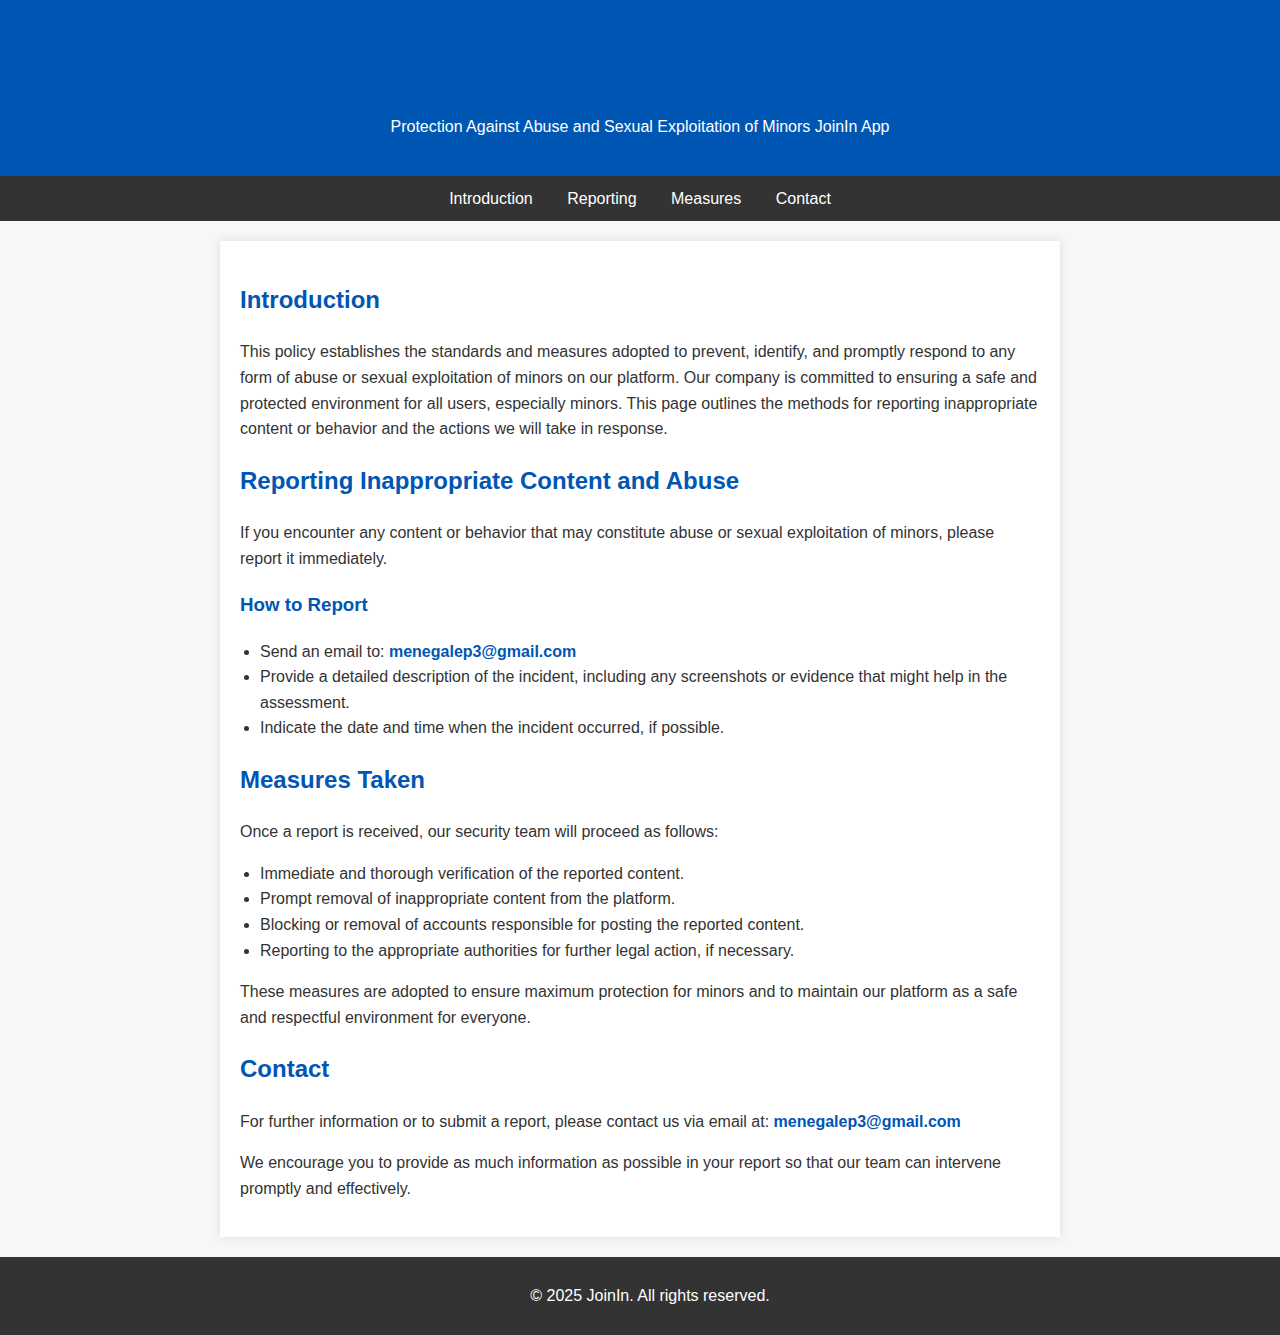
<file: joinin/protection-against-abuse.html>
<!DOCTYPE html>
<html lang="en">
<head>
    <meta charset="UTF-8">
    <meta name="viewport" content="width=device-width, initial-scale=1">
    <title>Child Safety Policy - Protection Against Inappropriate Content JoinIn App</title>
    <style>
        body {
          font-family: Arial, sans-serif;
          background-color: #f7f7f7;
          margin: 0;
          padding: 0;
          color: #333;
          line-height: 1.6;
        }
        header {
          background-color: #0056b3;
          color: #fff;
          padding: 20px;
          text-align: center;
        }
        nav {
          background-color: #333;
          padding: 10px 0;
          text-align: center;
        }
        nav a {
          color: #fff;
          text-decoration: none;
          margin: 0 15px;
          font-size: 1rem;
        }
        nav a:hover {
          text-decoration: underline;
        }
        .container {
          max-width: 800px;
          margin: 20px auto;
          padding: 20px;
          background: #fff;
          box-shadow: 0 0 10px rgba(0,0,0,0.1);
        }
        h1, h2, h3 {
          color: #0056b3;
        }
        ul {
          margin: 10px 0;
          padding-left: 20px;
        }
        .contact-email {
          color: #0056b3;
          font-weight: bold;
        }
        footer {
          background-color: #333;
          color: #fff;
          text-align: center;
          padding: 10px;
          position: relative;
          bottom: 0;
          width: 100%;
          margin-top: 20px;
        }
    </style>
</head>
<body>
<header>
    <h1>Child Safety Policy</h1>
    <p>Protection Against Abuse and Sexual Exploitation of Minors JoinIn App</p>
</header>

<nav>
    <a href="#introduction">Introduction</a>
    <a href="#reporting">Reporting</a>
    <a href="#measures">Measures</a>
    <a href="#contact">Contact</a>
</nav>

<div class="container">
    <section id="introduction">
        <h2>Introduction</h2>
        <p>
            This policy establishes the standards and measures adopted to prevent, identify, and promptly respond to any form of abuse or sexual exploitation of minors on our platform.
            Our company is committed to ensuring a safe and protected environment for all users, especially minors. This page outlines the methods for reporting inappropriate content or behavior and the actions we will take in response.
        </p>
    </section>

    <section id="reporting">
        <h2>Reporting Inappropriate Content and Abuse</h2>
        <p>
            If you encounter any content or behavior that may constitute abuse or sexual exploitation of minors, please report it immediately.
        </p>
        <h3>How to Report</h3>
        <ul>
            <li>
                Send an email to: <span class="contact-email">menegalep3@gmail.com</span>
            </li>
            <li>
                Provide a detailed description of the incident, including any screenshots or evidence that might help in the assessment.
            </li>
            <li>
                Indicate the date and time when the incident occurred, if possible.
            </li>
        </ul>
    </section>

    <section id="measures">
        <h2>Measures Taken</h2>
        <p>
            Once a report is received, our security team will proceed as follows:
        </p>
        <ul>
            <li>Immediate and thorough verification of the reported content.</li>
            <li>Prompt removal of inappropriate content from the platform.</li>
            <li>Blocking or removal of accounts responsible for posting the reported content.</li>
            <li>Reporting to the appropriate authorities for further legal action, if necessary.</li>
        </ul>
        <p>
            These measures are adopted to ensure maximum protection for minors and to maintain our platform as a safe and respectful environment for everyone.
        </p>
    </section>

    <section id="contact">
        <h2>Contact</h2>
        <p>
            For further information or to submit a report, please contact us via email at: <span class="contact-email">menegalep3@gmail.com</span>
        </p>
        <p>
            We encourage you to provide as much information as possible in your report so that our team can intervene promptly and effectively.
        </p>
    </section>
</div>

<footer>
    <p>&copy; 2025 JoinIn. All rights reserved.</p>
</footer>
</body>
</html>
</file>
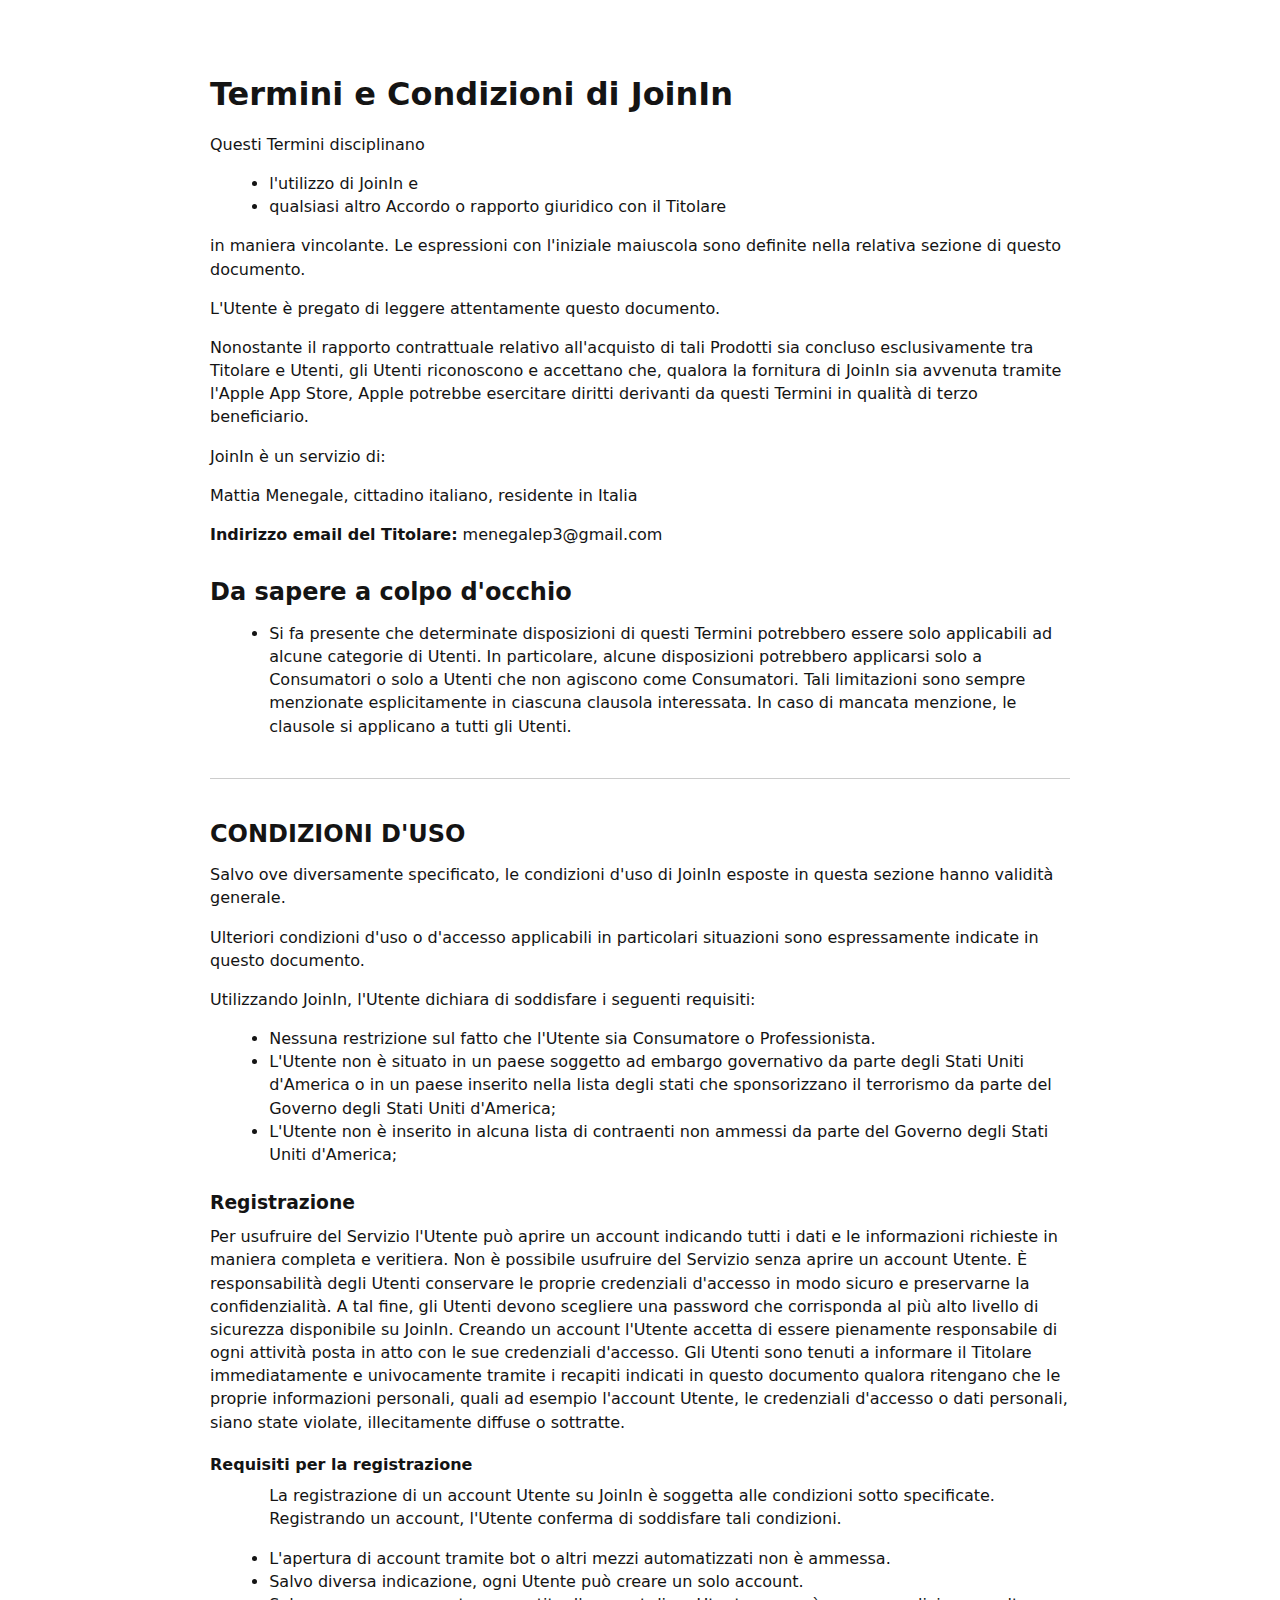
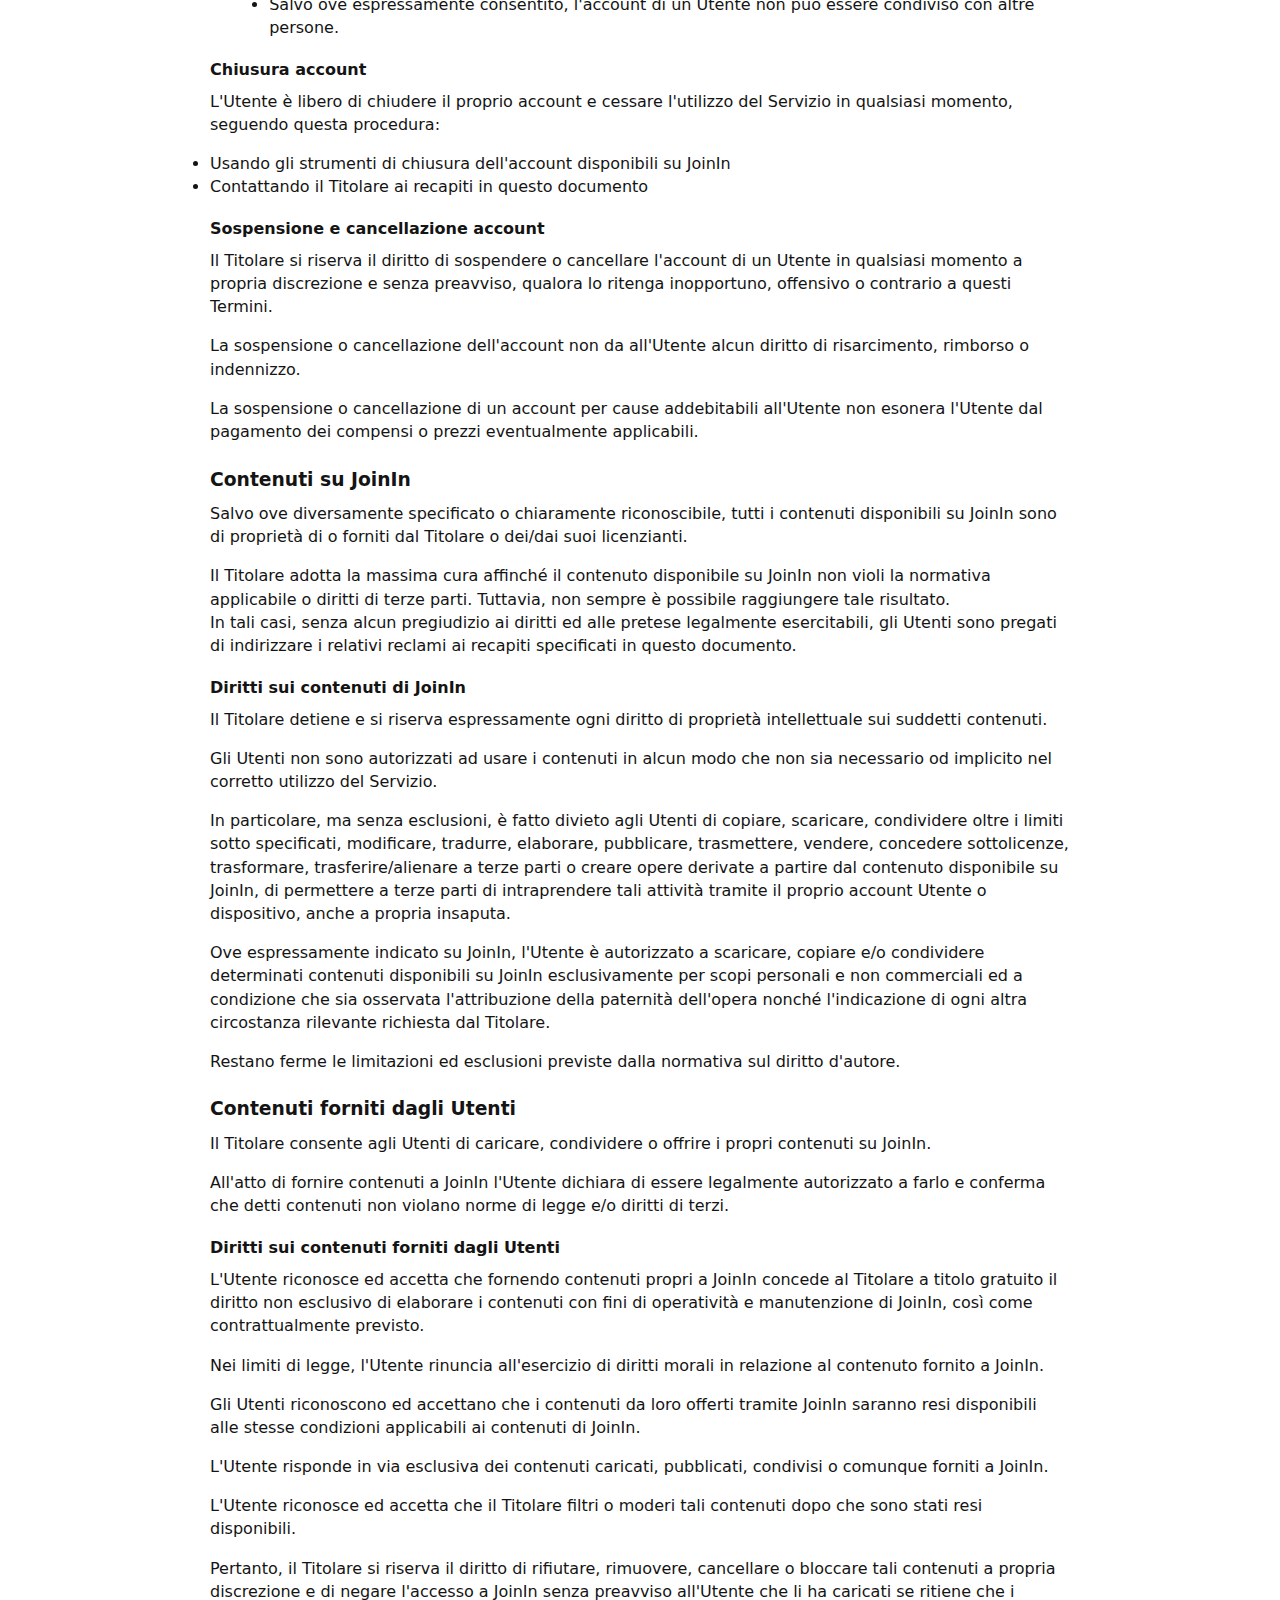
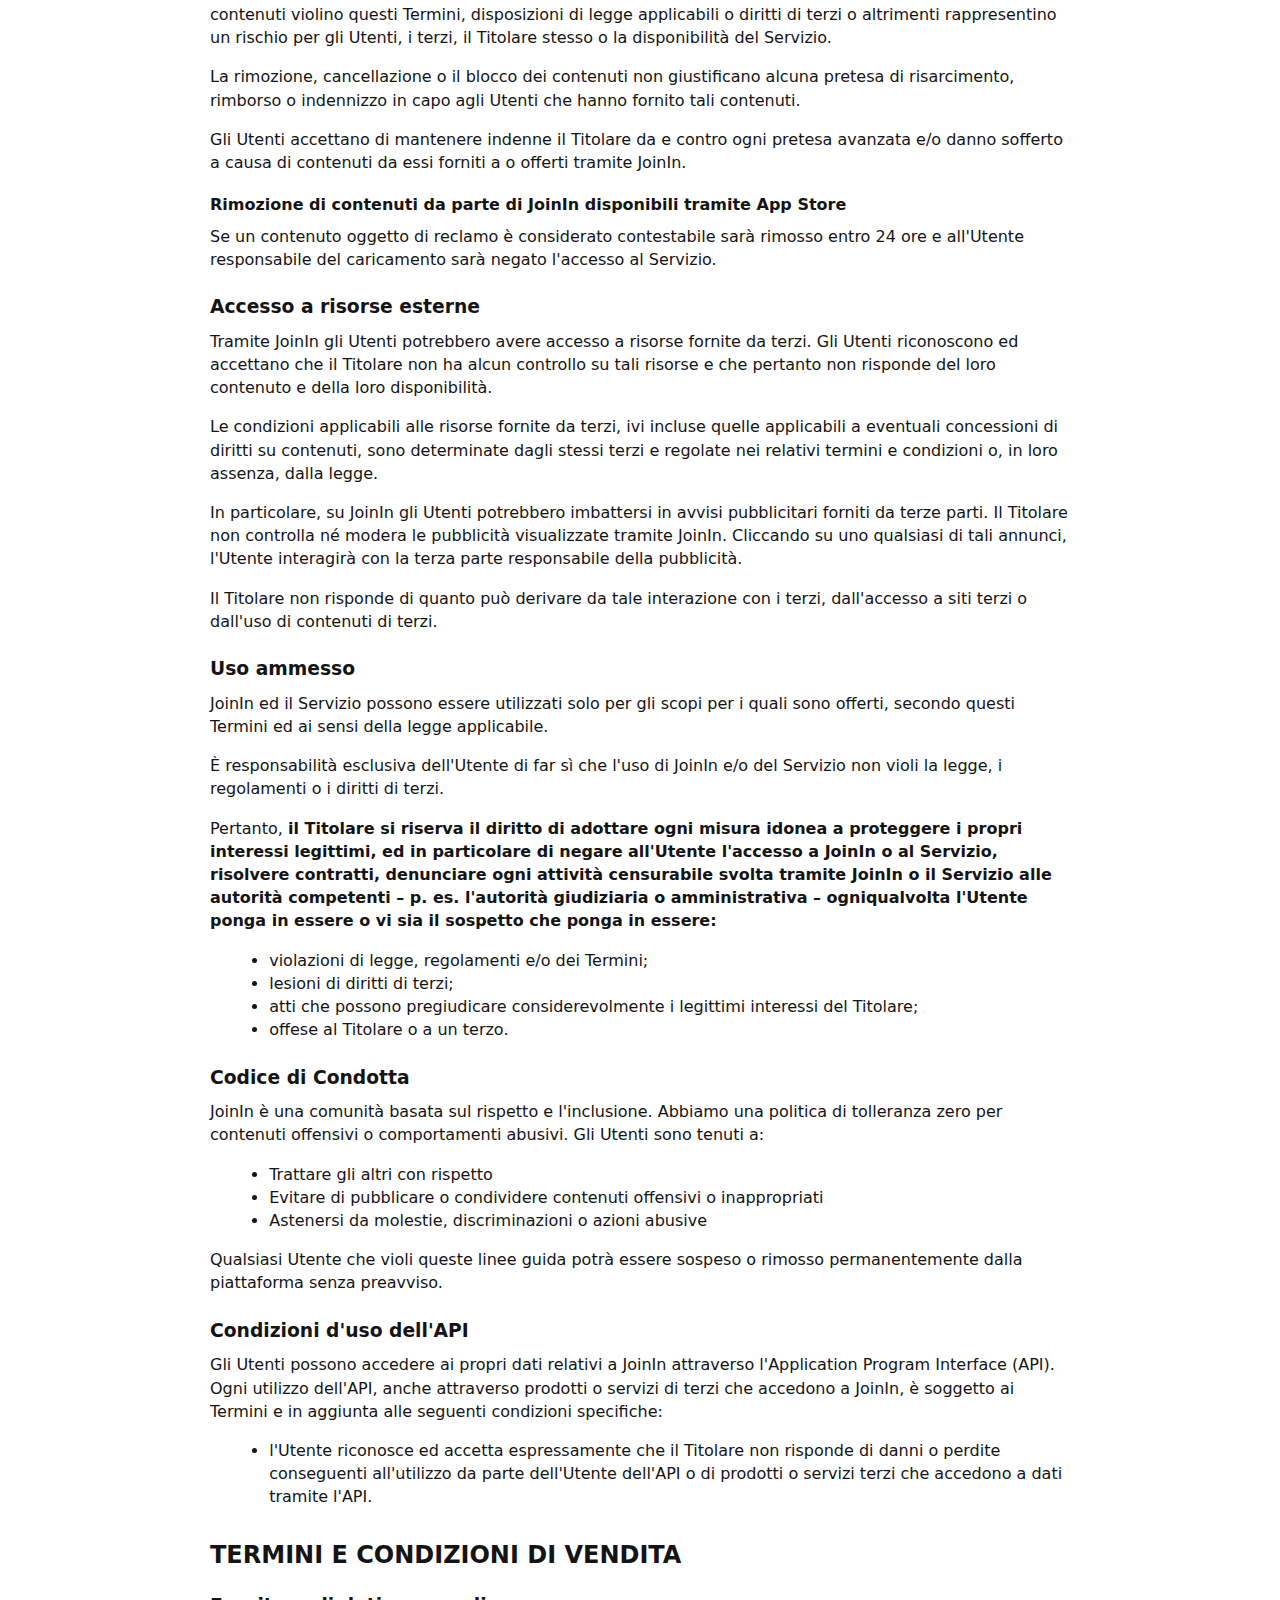
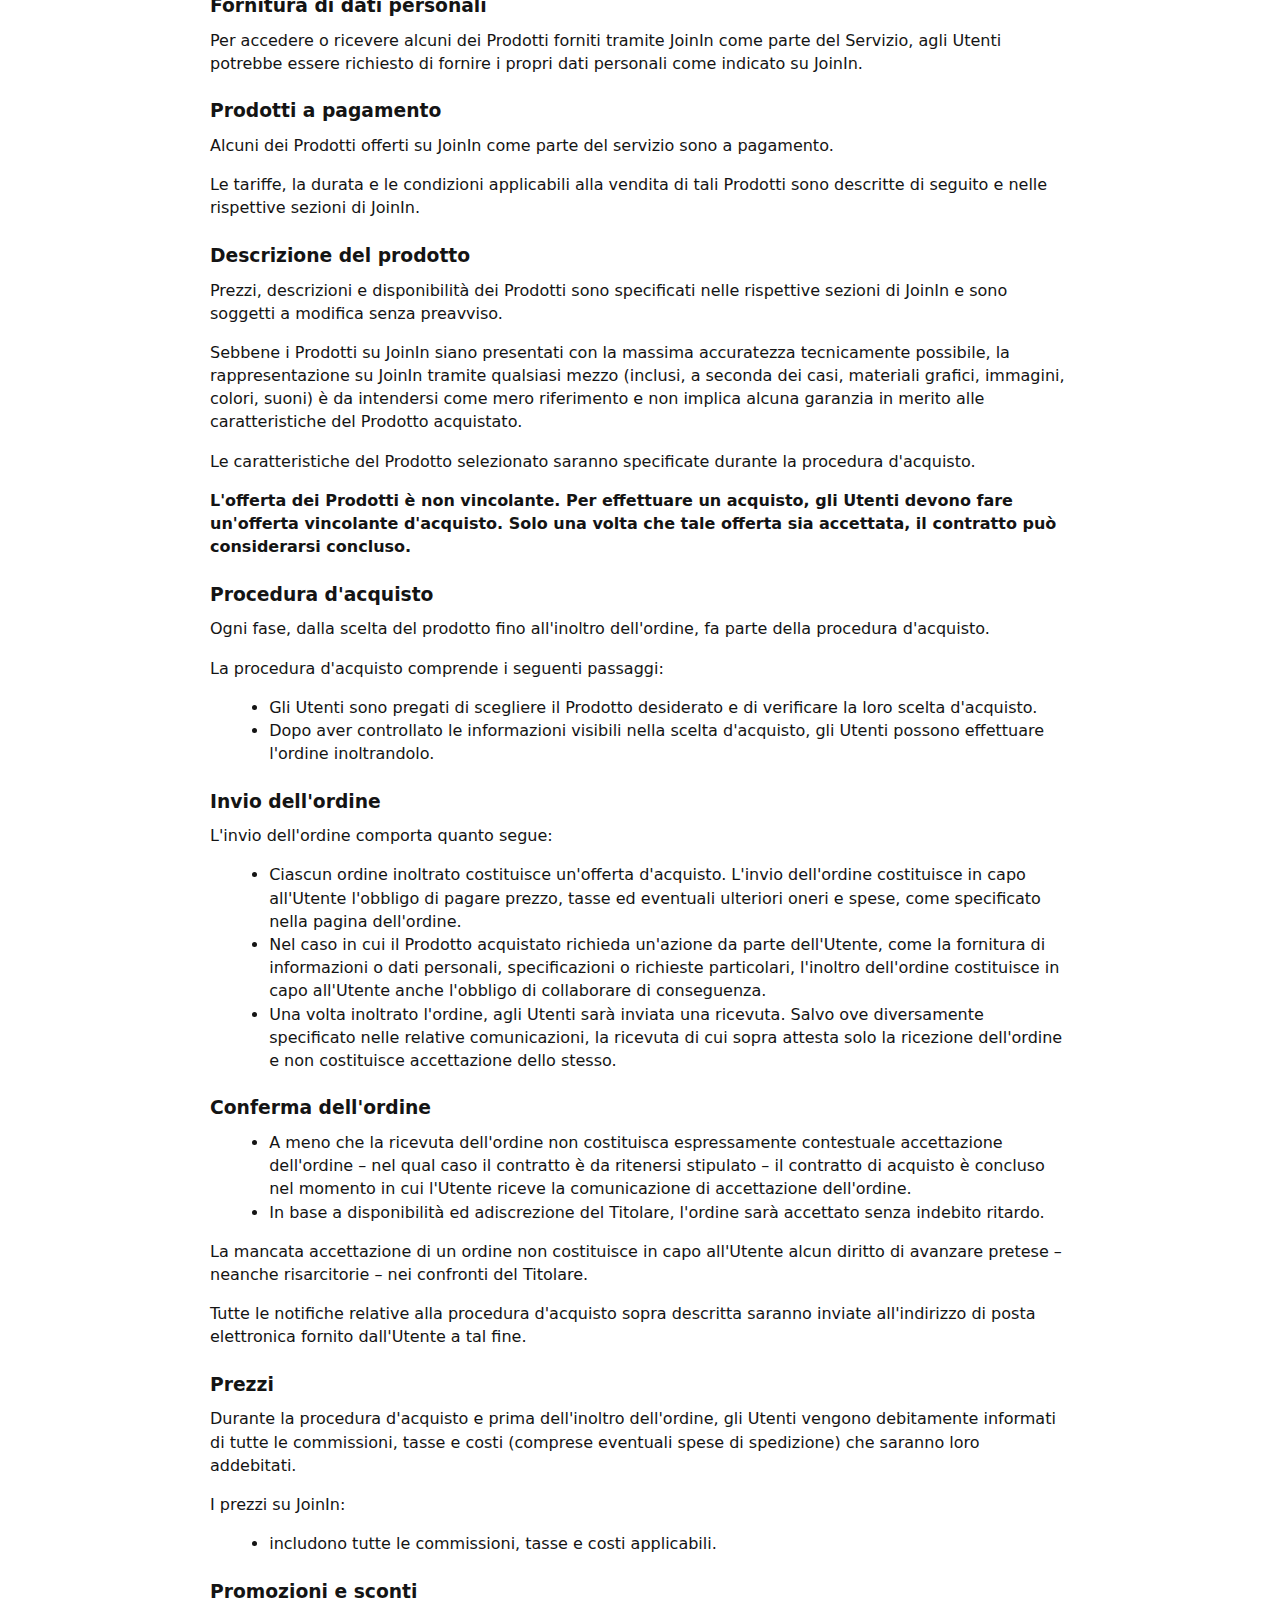
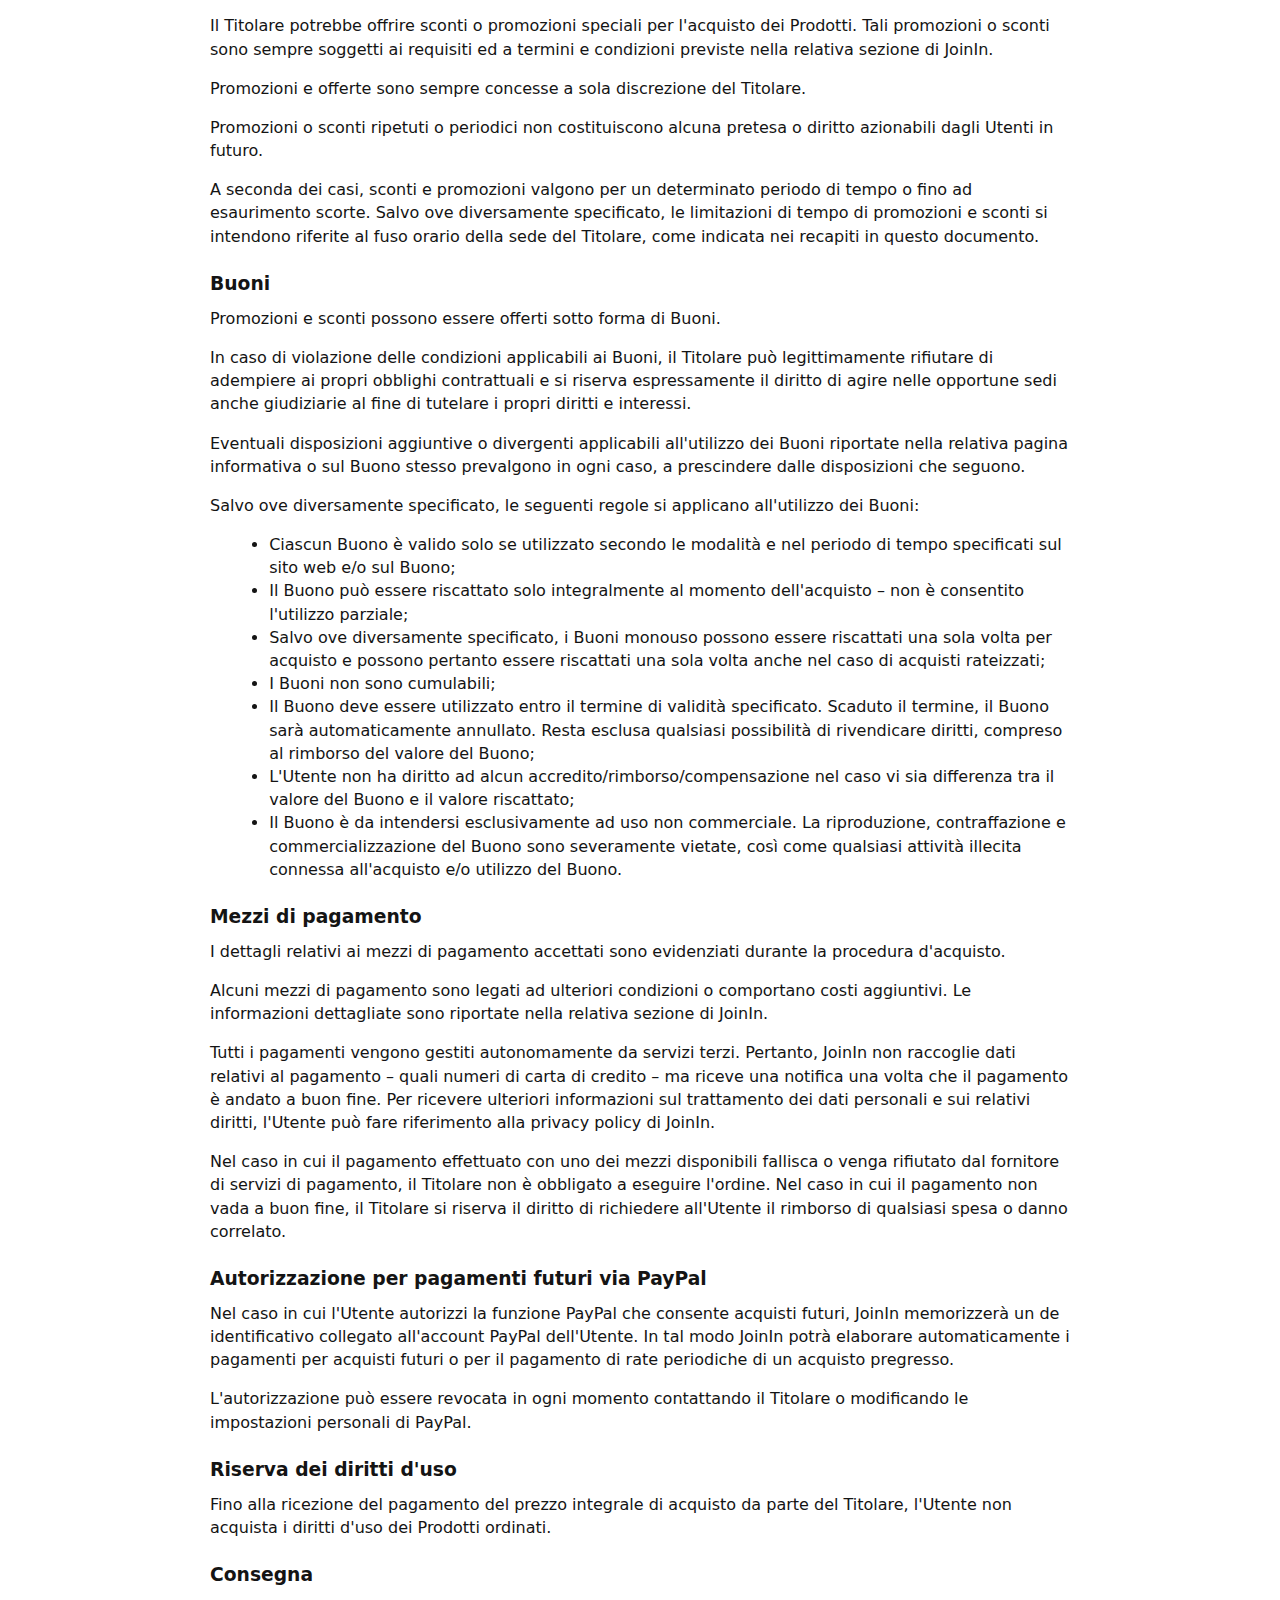
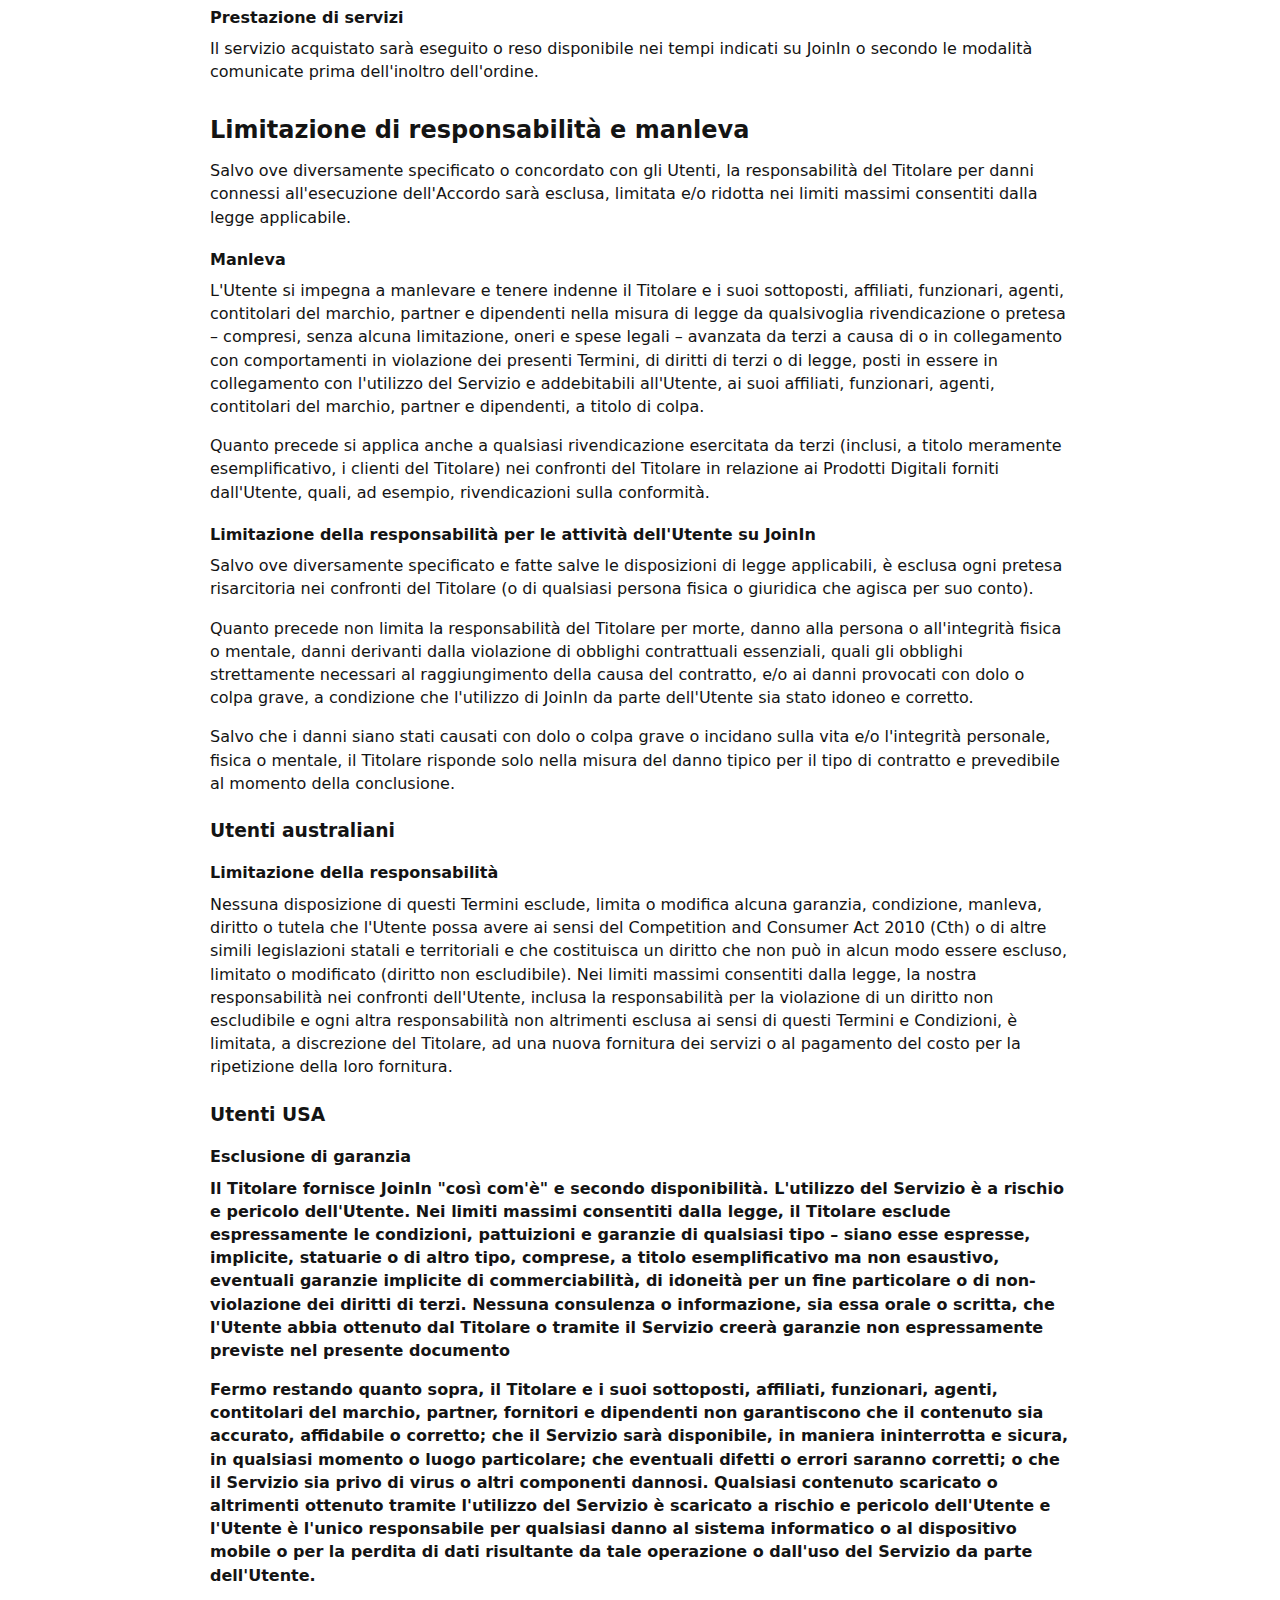
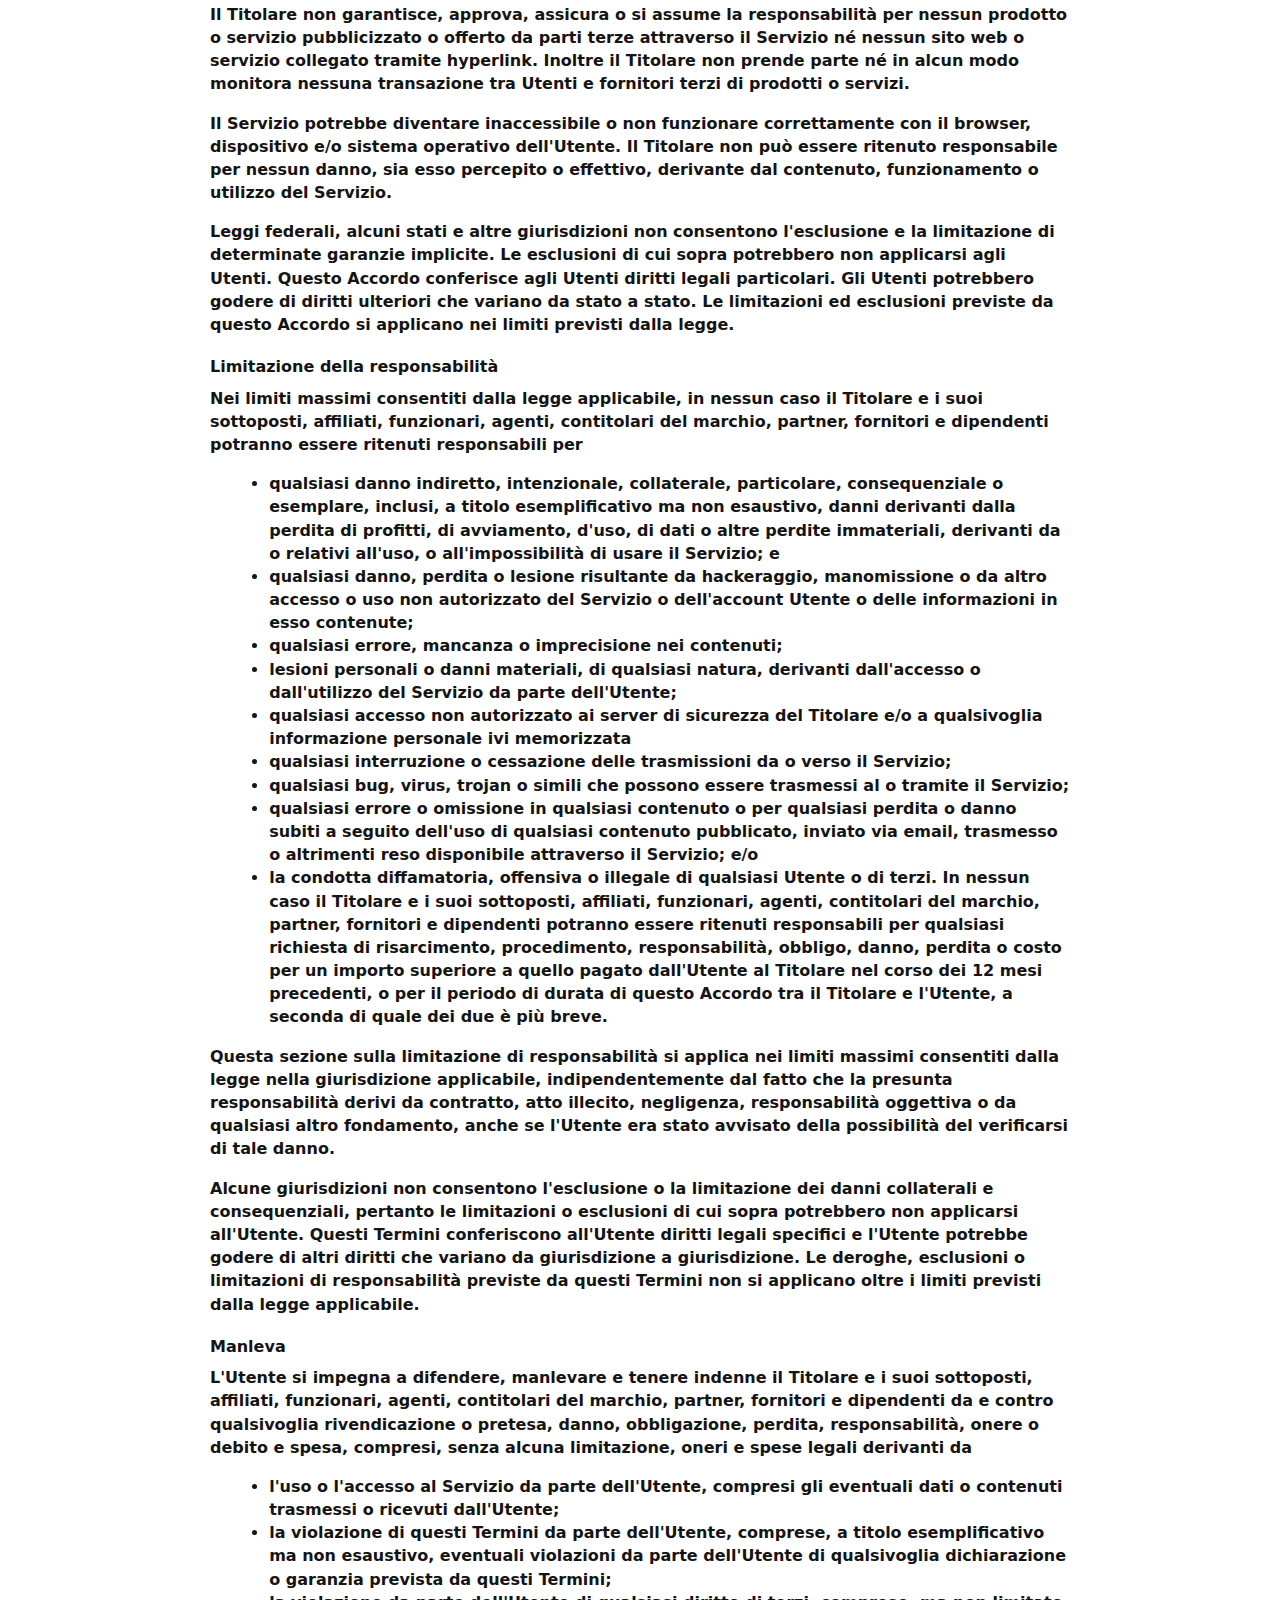
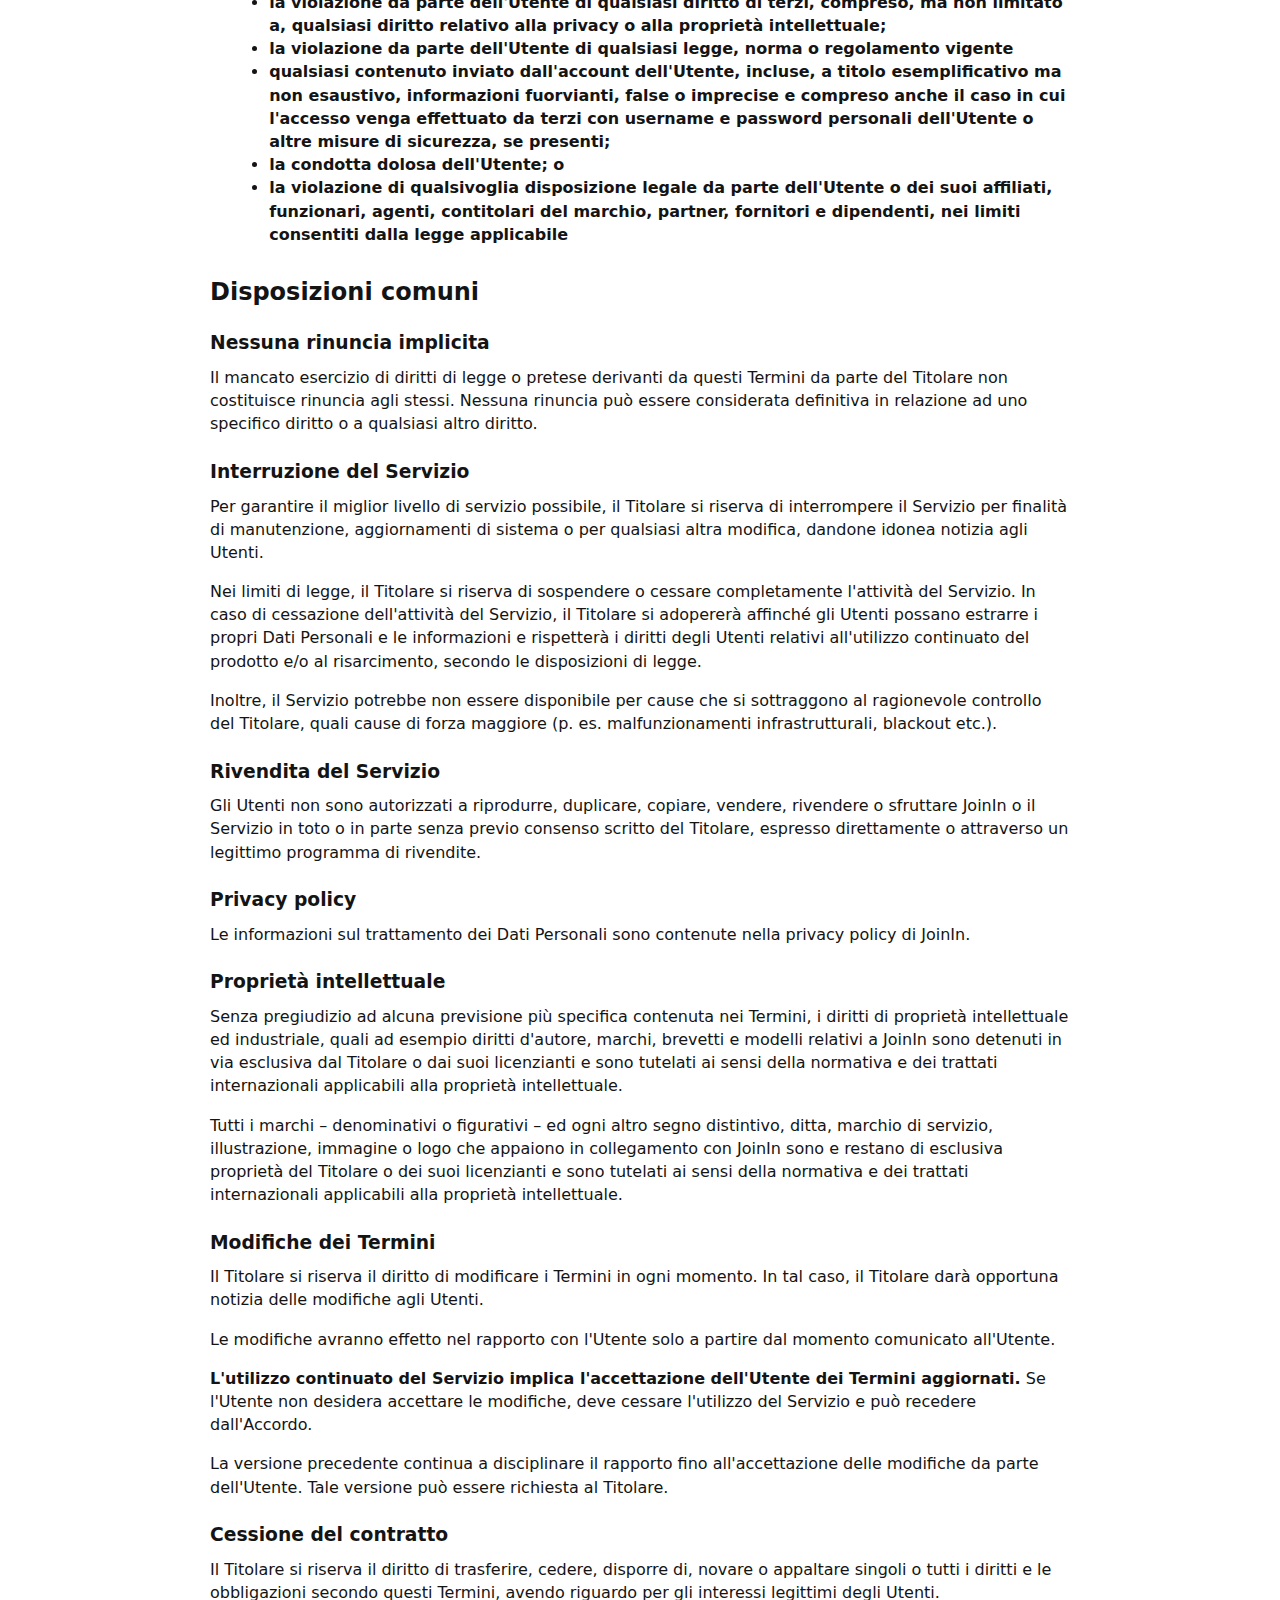
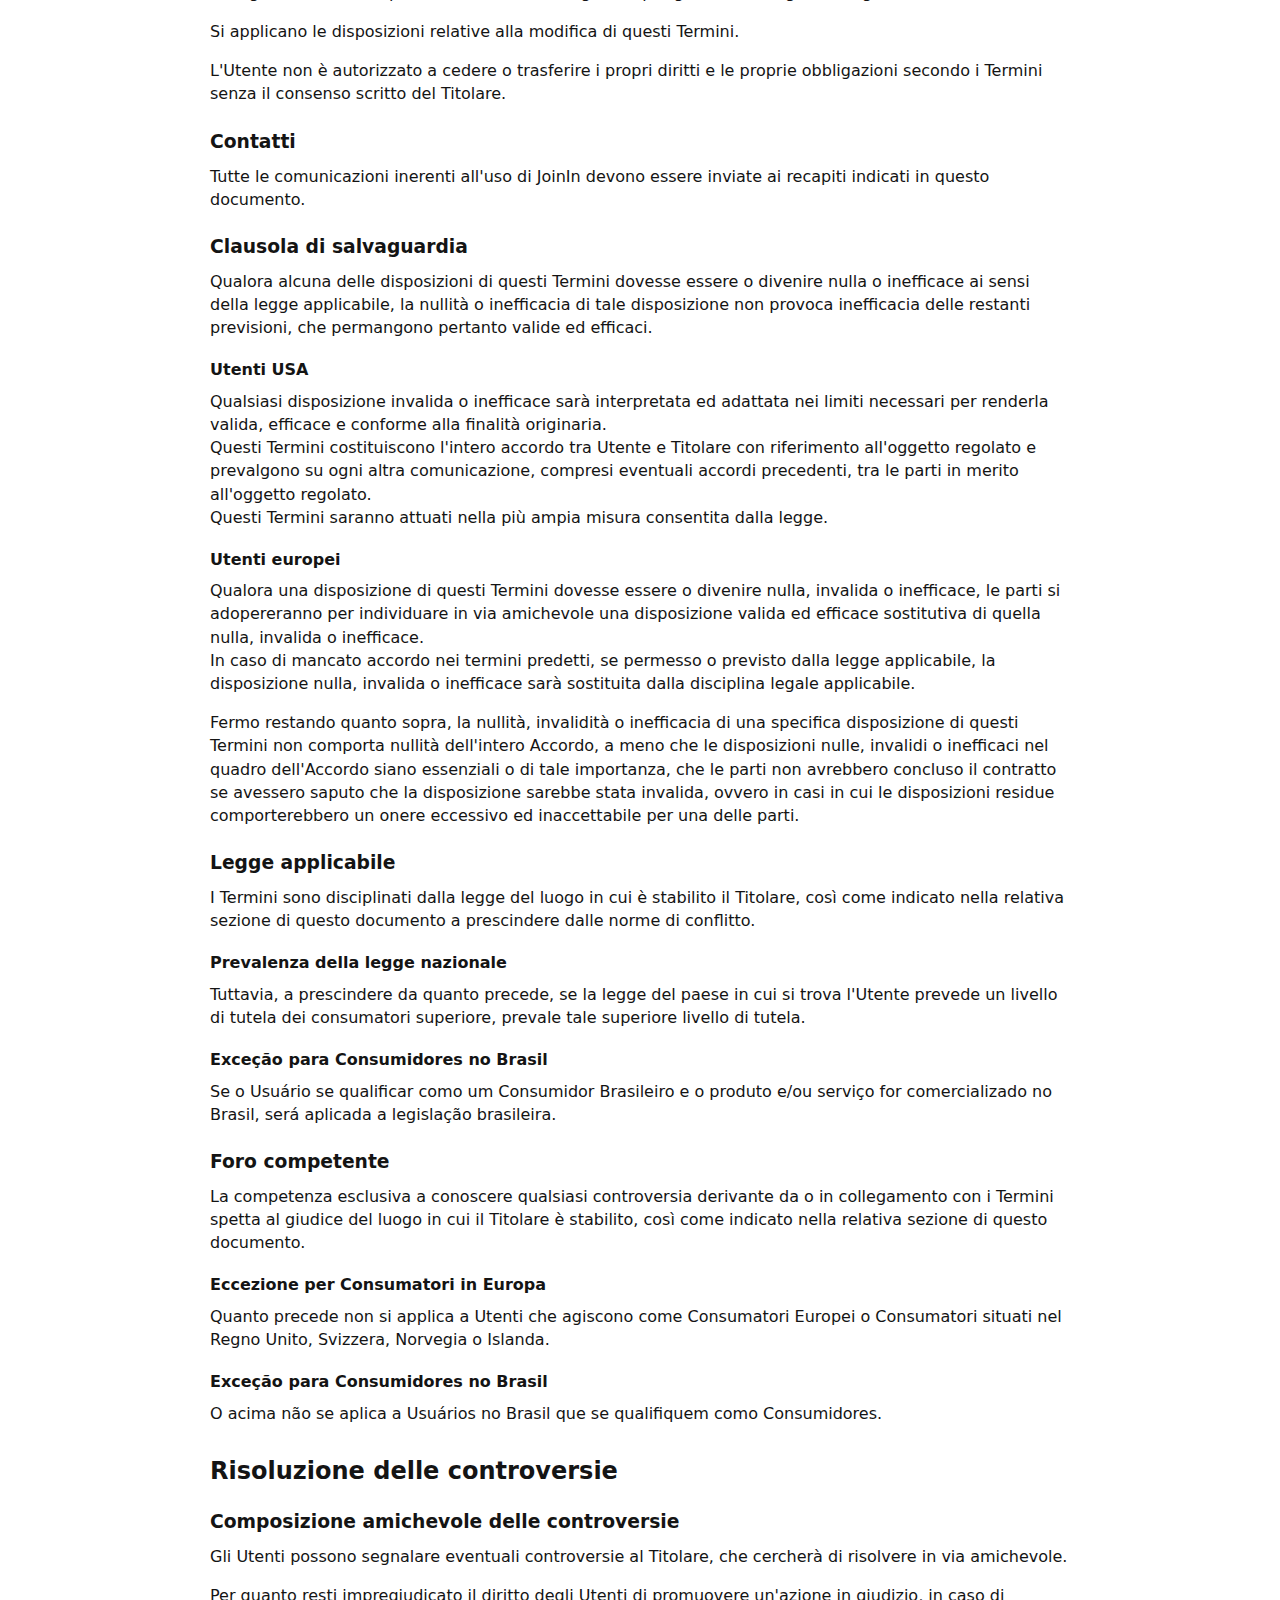
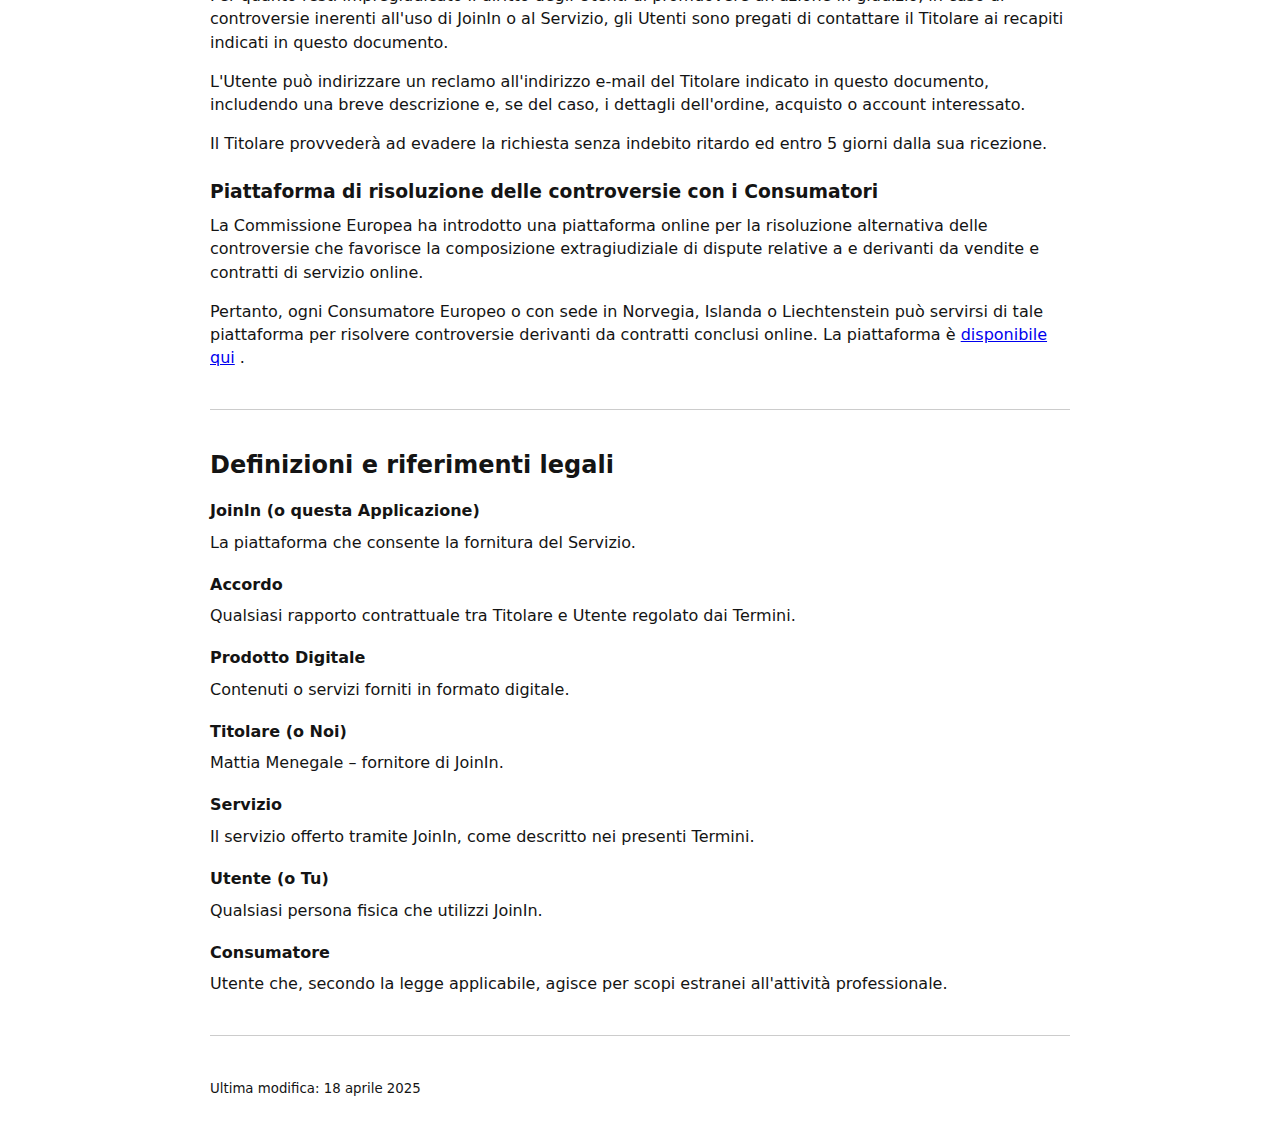
<file: joinin/termini_e_condizioni.html>
<!DOCTYPE HTML PUBLIC "-//W3C//DTD HTML 4.01//EN" "http://www.w3.org/TR/html4/strict.dtd">
<html lang="it">
<head>
    <title>Termini e Condizioni di JoinIn</title>
    <meta http-equiv="Content-Language" content="it">
    <meta charset="utf-8">
    <meta name="viewport" content="width=device-width">
    <meta http-equiv="date" content="2025-04-">
    <meta http-equiv="last-modified" content="2025-04-18">

    <meta name="description" content="Gli Utenti che utilizzano i Servizi offerti da JoinIn dichiarano di conoscere e accettare le presenti condizioni generali di contratto.">
    <meta property="og:type"        content="website">
    <meta property="og:locale"      content="it">
    <meta property="og:title"       content="Termini e Condizioni di JoinIn">
    <meta property="og:description" content="Gli Utenti che utilizzano i Servizi offerti da JoinIn dichiarano di conoscere e accettare le presenti condizioni generali di contratto.">
    <meta name="twitter:card"        content="summary">
    <meta name="twitter:title"       content="Termini e Condizioni di JoinIn">
    <meta name="twitter:description" content="Gli Utenti che utilizzano i Servizi offerti da JoinIn dichiarano di conoscere e accettare le presenti condizioni generali di contratto.">

    <style>
        body{margin:0;padding:0;font-family:system-ui,Arial,sans-serif;line-height:1.45;color:#141414}
        h1,h2,h3,h4{margin:1.3em 0 .6em;line-height:1.25}
        p{margin:0 0 1em}
        ul{margin:0 0 1em 1.2em}
        hr{border:none;border-top:1px solid #ccc;margin:2.5rem 0}
        .container{max-width:860px;margin:0 auto;padding:2rem 1rem}
    </style>
</head>

<body>
<div class="container">

<h1>Termini e Condizioni di <strong>JoinIn</strong></h1>

<p>Questi Termini disciplinano</p>
<ul>
  <li>l'utilizzo di JoinIn e</li>
  <li>qualsiasi altro Accordo o rapporto giuridico con il Titolare</li>
</ul>
<p>in maniera vincolante. Le espressioni con l'iniziale maiuscola sono definite nella relativa sezione di questo documento.</p>
<p>L'Utente è pregato di leggere attentamente questo documento.</p>
<p>Nonostante il rapporto contrattuale relativo all'acquisto di tali Prodotti sia concluso esclusivamente tra Titolare e Utenti, gli Utenti riconoscono e accettano che, qualora la fornitura di JoinIn sia avvenuta tramite l'Apple App Store, Apple potrebbe esercitare diritti derivanti da questi Termini in qualità di terzo beneficiario.</p>

<p>JoinIn è un servizio di:</p>
<p>Mattia Menegale, cittadino italiano, residente in Italia</p>
<p><strong>Indirizzo email del Titolare:</strong> menegalep3@gmail.com</p>

<h2 id="da-sapere-a-colpo-d'occhio">Da sapere a colpo d'occhio</h2>
<ul>
  <li>Si fa presente che determinate disposizioni di questi Termini potrebbero essere solo applicabili ad alcune categorie di Utenti. In particolare, alcune disposizioni potrebbero applicarsi solo a Consumatori o solo a Utenti che non agiscono come Consumatori. Tali limitazioni sono sempre menzionate esplicitamente in ciascuna clausola interessata. In caso di mancata menzione, le clausole si applicano a tutti gli Utenti.
</li>
</ul>

<hr>

<!-- ===================== CONDIZIONI D'USO ===================== -->
<h2 id="condizioni-d-uso">CONDIZIONI D'USO</h2>

<p>Salvo ove diversamente specificato, le condizioni d'uso di JoinIn esposte in questa sezione hanno validità generale.</p>
<p>Ulteriori condizioni d'uso o d'accesso applicabili in particolari situazioni sono espressamente indicate in questo documento.</p>

<p>Utilizzando JoinIn, l'Utente dichiara di soddisfare i seguenti requisiti:</p>
<ul>
  <li>Nessuna restrizione sul fatto che l'Utente sia Consumatore o Professionista.</li>
  <li>L'Utente non è situato in un paese soggetto ad embargo governativo da parte degli Stati Uniti d'America o in un paese inserito nella lista degli stati che sponsorizzano il terrorismo da parte del Governo degli Stati Uniti d'America;</li>
  <li>L'Utente non è inserito in alcuna lista di contraenti non ammessi da parte del Governo degli Stati Uniti d'America;</li>
</ul>


<!-- ===================== REGISTRAZIONE ===================== -->
<h3 id="registrazione">Registrazione</h3>

<p>Per usufruire del Servizio l'Utente può aprire un account indicando tutti i dati e le informazioni richieste in maniera completa e veritiera.
    Non è possibile usufruire del Servizio senza aprire un account Utente.
    È responsabilità degli Utenti conservare le proprie credenziali d'accesso in modo sicuro e preservarne la confidenzialità. A tal fine, gli Utenti devono scegliere una password che corrisponda al più alto livello di sicurezza disponibile su JoinIn.
    Creando un account l'Utente accetta di essere pienamente responsabile di ogni attività posta in atto con le sue credenziali d'accesso. Gli Utenti sono tenuti a informare il Titolare immediatamente e univocamente tramite i recapiti indicati in questo documento qualora ritengano che le proprie informazioni personali, quali ad esempio l'account Utente, le credenziali d'accesso o dati personali, siano state violate, illecitamente diffuse o sottratte.</p>

<h4 id="requisiti-per-la-registrazione">Requisiti per la registrazione</h4>
<ul>
    <p>La registrazione di un account Utente su JoinIn è soggetta alle condizioni sotto specificate. Registrando un account, l'Utente conferma di soddisfare tali condizioni.
    </p>
  <li>L'apertura di account tramite bot o altri mezzi automatizzati non è ammessa.</li>
  <li>Salvo diversa indicazione, ogni Utente può creare un solo account.</li>
  <li>Salvo ove espressamente consentito, l'account di un Utente non può essere condiviso con altre persone.</li>
</ul>

<h4 id="chiusura-account">Chiusura account</h4>
<p>L'Utente è libero di chiudere il proprio account e cessare l'utilizzo del Servizio in qualsiasi momento, seguendo questa procedura:</p>
    <li>Usando gli strumenti di chiusura dell'account disponibili su JoinIn</li>
    <li>Contattando il Titolare ai recapiti in questo documento</li>

<h4 id="sospensione-e-cancellazione-account">Sospensione e cancellazione account</h4>
<p>Il Titolare si riserva il diritto di sospendere o cancellare l'account di un Utente in qualsiasi momento a propria discrezione e senza preavviso, qualora lo ritenga inopportuno, offensivo o contrario a questi Termini.</p>
<p>La sospensione o cancellazione dell'account non da all'Utente alcun diritto di risarcimento, rimborso o indennizzo.</p>
<p>La sospensione o cancellazione di un account per cause addebitabili all'Utente non esonera l'Utente dal pagamento dei compensi o prezzi eventualmente applicabili.</p>

<!-- ===================== CONTENUTI ===================== -->
<h3 id="contenuti-su-this_application">Contenuti su JoinIn</h3>
<p>Salvo ove diversamente specificato o chiaramente riconoscibile, tutti i contenuti disponibili su JoinIn sono di proprietà di o forniti dal Titolare o dei/dai suoi licenzianti.</p>
<p>
    Il Titolare adotta la massima cura affinché il contenuto disponibile su JoinIn non violi la normativa applicabile o diritti di terze parti. Tuttavia, non sempre è possibile raggiungere tale risultato.<br>In tali casi, senza alcun pregiudizio ai diritti ed alle pretese legalmente esercitabili, gli Utenti sono pregati di indirizzare i relativi reclami ai recapiti specificati in questo documento.
</p>
<h4 id="diritti-sui-contenuti-di-this_application">Diritti sui contenuti di JoinIn</h4>
<p>Il Titolare detiene e si riserva espressamente ogni diritto di proprietà intellettuale sui suddetti contenuti.</p>
<p>Gli Utenti non sono autorizzati ad usare i contenuti in alcun modo che non sia necessario od implicito nel corretto utilizzo del Servizio.</p>
<p>In particolare, ma senza esclusioni, è fatto divieto agli Utenti di copiare, scaricare, condividere oltre i limiti sotto specificati, modificare, tradurre, elaborare, pubblicare, trasmettere, vendere, concedere sottolicenze, trasformare, trasferire/alienare a terze parti o creare opere derivate a partire dal contenuto disponibile su JoinIn, di permettere a terze parti di intraprendere tali attività tramite il proprio account Utente o dispositivo, anche a propria insaputa.</p>
<p>Ove espressamente indicato su JoinIn, l'Utente è autorizzato a scaricare, copiare e/o condividere determinati contenuti disponibili su JoinIn esclusivamente per scopi personali e non commerciali ed a condizione che sia osservata l'attribuzione della paternità dell'opera nonché l'indicazione di ogni altra circostanza rilevante richiesta dal Titolare.</p>
<p>Restano ferme le limitazioni ed esclusioni previste dalla normativa sul diritto d'autore.</p>
<h3 id="contenuti-forniti-dagli-utenti">Contenuti forniti dagli Utenti</h3>
<p>Il Titolare consente agli Utenti di caricare, condividere o offrire i propri contenuti su JoinIn.</p>
<p>All'atto di fornire contenuti a JoinIn l'Utente dichiara di essere legalmente autorizzato a farlo e conferma che detti contenuti non violano norme di legge e/o diritti di terzi.</p>
<h4 id="diritti-sui-contenuti-forniti-dagli-utenti">Diritti sui contenuti forniti dagli Utenti</h4>
<p>L'Utente riconosce ed accetta che fornendo contenuti propri a JoinIn concede al Titolare a titolo gratuito il diritto non esclusivo di elaborare i contenuti con fini di operatività e manutenzione di JoinIn, così come contrattualmente previsto.</p>
<p>Nei limiti di legge, l'Utente rinuncia all'esercizio di diritti morali in relazione al contenuto fornito a JoinIn.</p>
<p>Gli Utenti riconoscono ed accettano che i contenuti da loro offerti tramite JoinIn saranno resi disponibili alle stesse condizioni applicabili ai contenuti di JoinIn.</p>
<p>L'Utente risponde in via esclusiva dei contenuti caricati, pubblicati, condivisi o comunque forniti a JoinIn.</p>
<p>L'Utente riconosce ed accetta che il Titolare filtri o moderi tali contenuti dopo che sono stati resi disponibili.</p>
<p>Pertanto, il Titolare si riserva il diritto di rifiutare, rimuovere, cancellare o bloccare tali contenuti a propria discrezione e di negare l'accesso a JoinIn senza preavviso all'Utente che li ha caricati se ritiene che i contenuti violino questi Termini, disposizioni di legge applicabili o diritti di terzi o altrimenti rappresentino un rischio per gli Utenti, i terzi, il Titolare stesso o la disponibilità del Servizio.</p>
<p>La rimozione, cancellazione o il blocco dei contenuti non giustificano alcuna pretesa di risarcimento, rimborso o indennizzo in capo agli Utenti che hanno fornito tali contenuti.</p>
<p>Gli Utenti accettano di mantenere indenne il Titolare da e contro ogni pretesa avanzata e/o danno sofferto a causa di contenuti da essi forniti a o offerti tramite JoinIn.</p>
<h4 id="rimozione-di-contenuti-da-parte-di-this_application-disponibili-tramite-app-store">Rimozione di contenuti da parte di JoinIn disponibili tramite App Store</h4>
<p>Se un contenuto oggetto di reclamo è considerato contestabile sarà rimosso entro 24 ore e all'Utente responsabile del caricamento sarà negato l'accesso al Servizio.</p>
<h3 id="accesso-a-risorse-esterne">Accesso a risorse esterne</h3>
<p>Tramite JoinIn gli Utenti potrebbero avere accesso a risorse fornite da terzi. Gli Utenti riconoscono ed accettano che il Titolare non ha alcun controllo su tali risorse e che pertanto non risponde del loro contenuto e della loro disponibilità.</p>
<p>Le condizioni applicabili alle risorse fornite da terzi, ivi incluse quelle applicabili a eventuali concessioni di diritti su contenuti, sono determinate dagli stessi terzi e regolate nei relativi termini e condizioni o, in loro assenza, dalla legge.</p>
<p>In particolare, su JoinIn gli Utenti potrebbero imbattersi in avvisi pubblicitari forniti da terze parti. Il Titolare non controlla né modera le pubblicità visualizzate tramite JoinIn. Cliccando su uno qualsiasi di tali annunci, l'Utente interagirà con la terza parte responsabile della pubblicità.</p>
<p>Il Titolare non risponde di quanto può derivare da tale interazione con i terzi, dall'accesso a siti terzi o dall'uso di contenuti di terzi.</p>
<h3 id="uso-ammesso">Uso ammesso</h3>
<p>JoinIn ed il Servizio possono essere utilizzati solo per gli scopi per i quali sono offerti, secondo questi Termini ed ai sensi della legge applicabile.</p>
<p>È responsabilità esclusiva dell'Utente di far sì che l'uso di JoinIn e/o del Servizio non violi la legge, i regolamenti o i diritti di terzi.</p>
<p>
    Pertanto, <strong>il Titolare si riserva il diritto di adottare ogni misura idonea a proteggere i propri interessi legittimi, ed in particolare di negare all'Utente l'accesso a JoinIn o al Servizio, risolvere contratti, denunciare ogni attività censurabile svolta tramite JoinIn o il Servizio alle autorità competenti – p. es. l'autorità giudiziaria o amministrativa – ogniqualvolta l'Utente ponga in essere o vi sia il sospetto che ponga in essere:</strong>
</p>
<ul>
    <li>violazioni di legge, regolamenti e/o dei Termini;</li>
    <li>lesioni di diritti di terzi;</li>
    <li>atti che possono pregiudicare considerevolmente i legittimi interessi del Titolare;</li>
    <li>offese al Titolare o a un terzo.</li>
</ul>
<h3 id="codice-di-condotta">Codice di Condotta</h3>
<p>JoinIn è una comunità basata sul rispetto e l'inclusione. Abbiamo una politica di tolleranza zero per contenuti offensivi o comportamenti abusivi. Gli Utenti sono tenuti a:</p>
<ul>
    <li>Trattare gli altri con rispetto</li>
    <li>Evitare di pubblicare o condividere contenuti offensivi o inappropriati</li>
    <li>Astenersi da molestie, discriminazioni o azioni abusive</li>
</ul>
<p>Qualsiasi Utente che violi queste linee guida potrà essere sospeso o rimosso permanentemente dalla piattaforma senza preavviso.</p>

<h3 id="condizioni-d-uso-dell-api">Condizioni d'uso dell'API </h3>
<p>Gli Utenti possono accedere ai propri dati relativi a JoinIn attraverso l'Application Program Interface (API). Ogni utilizzo dell'API, anche attraverso prodotti o servizi di terzi che accedono a JoinIn, è soggetto ai Termini e in aggiunta alle seguenti condizioni specifiche:</p>
<ul>
    <li>l'Utente riconosce ed accetta espressamente che il Titolare non risponde di danni o perdite conseguenti all'utilizzo da parte dell'Utente dell'API o di prodotti o servizi terzi che accedono a dati tramite l'API.</li>
</ul>

<h2 id="termini-e-condizioni-di-vendita">TERMINI E CONDIZIONI DI VENDITA</h2>
<h3 id="fornitura-di-dati-personali">Fornitura di dati personali</h3>
<p>Per accedere o ricevere alcuni dei Prodotti forniti tramite JoinIn come parte del Servizio, agli Utenti potrebbe essere richiesto di fornire i propri dati personali come indicato su JoinIn.</p>
<h3 id="prodotti-a-pagamento">Prodotti a pagamento </h3>
<p>Alcuni dei Prodotti offerti su JoinIn come parte del servizio sono a pagamento.</p>
<p>Le tariffe, la durata e le condizioni applicabili alla vendita di tali Prodotti sono descritte di seguito e nelle rispettive sezioni di JoinIn.</p>
<h3 id="descrizione-del-prodotto">Descrizione del prodotto </h3>
<p>Prezzi, descrizioni e disponibilità dei Prodotti sono specificati nelle rispettive sezioni di JoinIn e sono soggetti a modifica senza preavviso.</p>
<p>Sebbene i Prodotti su JoinIn siano presentati con la massima accuratezza tecnicamente possibile, la rappresentazione su JoinIn tramite qualsiasi mezzo (inclusi, a seconda dei casi, materiali grafici, immagini, colori, suoni) è da intendersi come mero riferimento e non implica alcuna garanzia in merito alle caratteristiche del Prodotto acquistato.</p>
<p>Le caratteristiche del Prodotto selezionato saranno specificate durante la procedura d'acquisto.</p>
<p>
    <strong>L'offerta dei Prodotti è non vincolante. Per effettuare un acquisto, gli Utenti devono fare un'offerta vincolante d'acquisto. Solo una volta che tale offerta sia accettata, il contratto può considerarsi concluso.</strong>
</p>
<h3 id="procedura-d-acquisto">Procedura d'acquisto</h3>
<p>Ogni fase, dalla scelta del prodotto fino all'inoltro dell'ordine, fa parte della procedura d'acquisto.</p>
<p>La procedura d'acquisto comprende i seguenti passaggi:</p>
<ul>
    <li>Gli Utenti sono pregati di scegliere il Prodotto desiderato e di verificare la loro scelta d'acquisto.</li>
    <li>Dopo aver controllato le informazioni visibili nella scelta d'acquisto, gli Utenti possono effettuare l'ordine inoltrandolo.</li>
</ul>
<h3 id="invio-dell-ordine">Invio dell'ordine</h3>
<p>L'invio dell'ordine comporta quanto segue:</p>
<ul>
    <li>Ciascun ordine inoltrato costituisce un'offerta d'acquisto. L'invio dell'ordine costituisce in capo all'Utente l'obbligo di pagare prezzo, tasse ed eventuali ulteriori oneri e spese, come specificato nella pagina dell'ordine.</li>
    <li>Nel caso in cui il Prodotto acquistato richieda un'azione da parte dell'Utente, come la fornitura di informazioni o dati personali, specificazioni o richieste particolari, l'inoltro dell'ordine costituisce in capo all'Utente anche l'obbligo di collaborare di conseguenza.</li>
    <li>Una volta inoltrato l'ordine, agli Utenti sarà inviata una ricevuta. Salvo ove diversamente specificato nelle relative comunicazioni, la ricevuta di cui sopra attesta solo la ricezione dell'ordine e non costituisce accettazione dello stesso.</li>
</ul>
<h3 id="conferma-dell-ordine">Conferma dell'ordine</h3>
<ul>
    <li>A meno che la ricevuta dell'ordine non costituisca espressamente contestuale accettazione dell'ordine – nel qual caso il contratto è da ritenersi stipulato – il contratto di acquisto è concluso nel momento in cui l'Utente riceve la comunicazione di accettazione dell'ordine.</li>
    <li>In base a disponibilità ed adiscrezione del Titolare, l'ordine sarà accettato senza indebito ritardo.</li>
</ul>
<p>La mancata accettazione di un ordine non costituisce in capo all'Utente alcun diritto di avanzare pretese – neanche risarcitorie – nei confronti del Titolare.</p>
<p>Tutte le notifiche relative alla procedura d'acquisto sopra descritta saranno inviate all'indirizzo di posta elettronica fornito dall'Utente a tal fine.</p>
<h3 id="prezzi">Prezzi</h3>
<p>Durante la procedura d'acquisto e prima dell'inoltro dell'ordine, gli Utenti vengono debitamente informati di tutte le commissioni, tasse e costi (comprese eventuali spese di spedizione) che saranno loro addebitati.</p>
<p>I prezzi su JoinIn:</p>
<ul>
    <li>includono tutte le commissioni, tasse e costi applicabili.</li>
</ul>
<h3 id="promozioni-e-sconti">Promozioni e sconti </h3>
<p>Il Titolare potrebbe offrire sconti o promozioni speciali per l'acquisto dei Prodotti. Tali promozioni o sconti sono sempre soggetti ai requisiti ed a termini e condizioni previste nella relativa sezione di JoinIn.</p>
<p>Promozioni e offerte sono sempre concesse a sola discrezione del Titolare.</p>
<p>Promozioni o sconti ripetuti o periodici non costituiscono alcuna pretesa o diritto azionabili dagli Utenti in futuro.</p>
<p>A seconda dei casi, sconti e promozioni valgono per un determinato periodo di tempo o fino ad esaurimento scorte. Salvo ove diversamente specificato, le limitazioni di tempo di promozioni e sconti si intendono riferite al fuso orario della sede del Titolare, come indicata nei recapiti in questo documento.</p>
<h3 id="buoni">Buoni</h3>
<p>Promozioni e sconti possono essere offerti sotto forma di Buoni.</p>
<p>In caso di violazione delle condizioni applicabili ai Buoni, il Titolare può legittimamente rifiutare di adempiere ai propri obblighi contrattuali e si riserva espressamente il diritto di agire nelle opportune sedi anche giudiziarie al fine di tutelare i propri diritti e interessi.</p>
<p>Eventuali disposizioni aggiuntive o divergenti applicabili all'utilizzo dei Buoni riportate nella relativa pagina informativa o sul Buono stesso prevalgono in ogni caso, a prescindere dalle disposizioni che seguono.</p>
<p>Salvo ove diversamente specificato, le seguenti regole si applicano all'utilizzo dei Buoni:</p>
<ul>
    <li>Ciascun Buono è valido solo se utilizzato secondo le modalità e nel periodo di tempo specificati sul sito web e/o sul Buono;</li>
    <li>Il Buono può essere riscattato solo integralmente al momento dell'acquisto – non è consentito l'utilizzo parziale;</li>
    <li>Salvo ove diversamente specificato, i Buoni monouso possono essere riscattati una sola volta per acquisto e possono pertanto essere riscattati una sola volta anche nel caso di acquisti rateizzati;</li>
    <li>I Buoni non sono cumulabili;</li>
    <li>Il Buono deve essere utilizzato entro il termine di validità specificato. Scaduto il termine, il Buono sarà automaticamente annullato. Resta esclusa qualsiasi possibilità di rivendicare diritti, compreso al rimborso del valore del Buono;</li>
    <li>L'Utente non ha diritto ad alcun accredito/rimborso/compensazione nel caso vi sia differenza tra il valore del Buono e il valore riscattato;</li>
    <li>Il Buono è da intendersi esclusivamente ad uso non commerciale. La riproduzione, contraffazione e commercializzazione del Buono sono severamente vietate, così come qualsiasi attività illecita connessa all'acquisto e/o utilizzo del Buono.</li>
</ul>
<h3 id="mezzi-di-pagamento">Mezzi di pagamento</h3>
<p>I dettagli relativi ai mezzi di pagamento accettati sono evidenziati durante la procedura d'acquisto.</p>
<p>Alcuni mezzi di pagamento sono legati ad ulteriori condizioni o comportano costi aggiuntivi. Le informazioni dettagliate sono riportate nella relativa sezione di JoinIn.</p>
<p>Tutti i pagamenti vengono gestiti autonomamente da servizi terzi. Pertanto, JoinIn non raccoglie dati relativi al pagamento – quali numeri di carta di credito – ma riceve una notifica una volta che il pagamento è andato a buon fine. Per ricevere ulteriori informazioni sul trattamento dei dati personali e sui relativi diritti, l'Utente può fare riferimento alla privacy policy di JoinIn.</p>
<p>Nel caso in cui il pagamento effettuato con uno dei mezzi disponibili fallisca o venga rifiutato dal fornitore di servizi di pagamento, il Titolare non è obbligato a eseguire l'ordine. Nel caso in cui il pagamento non vada a buon fine, il Titolare si riserva il diritto di richiedere all'Utente il rimborso di qualsiasi spesa o danno correlato.</p>
<h3 id="autorizzazione-per-pagamenti-futuri-via-paypal">Autorizzazione per pagamenti futuri via PayPal</h3>
<p>Nel caso in cui l'Utente autorizzi la funzione PayPal che consente acquisti futuri, JoinIn memorizzerà un de identificativo collegato all'account PayPal dell'Utente. In tal modo JoinIn potrà elaborare automaticamente i pagamenti per acquisti futuri o per il pagamento di rate periodiche di un acquisto pregresso.</p>
<p>L'autorizzazione può essere revocata in ogni momento contattando il Titolare o modificando le impostazioni personali di PayPal.</p>
<h3 id="riserva-dei-diritti-d-uso">Riserva dei diritti d'uso </h3>
<p>Fino alla ricezione del pagamento del prezzo integrale di acquisto da parte del Titolare, l'Utente non acquista i diritti d'uso dei Prodotti ordinati.</p>
<h3 id="consegna">Consegna</h3>
<h4 id="prestazione-di-servizi">Prestazione di servizi</h4>
<p>Il servizio acquistato sarà eseguito o reso disponibile nei tempi indicati su JoinIn o secondo le modalità comunicate prima dell'inoltro dell'ordine.</p>
<h2 id="limitazione-di-responsabilita-e-manleva">Limitazione di responsabilità e manleva</h2>
<p>Salvo ove diversamente specificato o concordato con gli Utenti, la responsabilità del Titolare per danni connessi all'esecuzione dell'Accordo sarà esclusa, limitata e/o ridotta nei limiti massimi consentiti dalla legge applicabile.</p>
<h4 id="manleva">Manleva</h4>
<p>L'Utente si impegna a manlevare e tenere indenne il Titolare e i suoi sottoposti, affiliati, funzionari, agenti, contitolari del marchio, partner e dipendenti nella misura di legge da qualsivoglia rivendicazione o pretesa – compresi, senza alcuna limitazione, oneri e spese legali – avanzata da terzi a causa di o in collegamento con comportamenti in violazione dei presenti Termini, di diritti di terzi o di legge, posti in essere in collegamento con l'utilizzo del Servizio e addebitabili all'Utente, ai suoi affiliati, funzionari, agenti, contitolari del marchio, partner e dipendenti, a titolo di colpa.</p>
<p>Quanto precede si applica anche a qualsiasi rivendicazione esercitata da terzi (inclusi, a titolo meramente esemplificativo, i clienti del Titolare) nei confronti del Titolare in relazione ai Prodotti Digitali forniti dall'Utente, quali, ad esempio, rivendicazioni sulla conformità.</p>
<h4 id="limitazione-della-responsabilita-per-le-attivita-dell-utente-su-this_application">Limitazione della responsabilità per le attività dell'Utente su JoinIn</h4>
<p>Salvo ove diversamente specificato e fatte salve le disposizioni di legge applicabili, è esclusa ogni pretesa risarcitoria nei confronti del Titolare (o di qualsiasi persona fisica o giuridica che agisca per suo conto).</p>
<p>Quanto precede non limita la responsabilità del Titolare per morte, danno alla persona o all'integrità fisica o mentale, danni derivanti dalla violazione di obblighi contrattuali essenziali, quali gli obblighi strettamente necessari al raggiungimento della causa del contratto, e/o ai danni provocati con dolo o colpa grave, a condizione che l'utilizzo di JoinIn da parte dell'Utente sia stato idoneo e corretto.</p>
<p>Salvo che i danni siano stati causati con dolo o colpa grave o incidano sulla vita e/o l'integrità personale, fisica o mentale, il Titolare risponde solo nella misura del danno tipico per il tipo di contratto e prevedibile al momento della conclusione.</p>
<h3 id="utenti-australiani">Utenti australiani</h3>
<h4 id="limitazione-della-responsabilita">Limitazione della responsabilità</h4>
<p>Nessuna disposizione di questi Termini esclude, limita o modifica alcuna garanzia, condizione, manleva, diritto o tutela che l'Utente possa avere ai sensi del Competition and Consumer Act 2010 (Cth) o di altre simili legislazioni statali e territoriali e che costituisca un diritto che non può in alcun modo essere escluso, limitato o modificato (diritto non escludibile). Nei limiti massimi consentiti dalla legge, la nostra responsabilità nei confronti dell'Utente, inclusa la responsabilità per la violazione di un diritto non escludibile e ogni altra responsabilità non altrimenti esclusa ai sensi di questi Termini e Condizioni, è limitata, a discrezione del Titolare, ad una nuova fornitura dei servizi o al pagamento del costo per la ripetizione della loro fornitura.</p>
<h3 id="utenti-usa">Utenti USA</h3>
<h4 id="esclusione-di-garanzia">Esclusione di garanzia</h4>
<p>
    <strong>Il Titolare fornisce JoinIn "così com'è" e secondo disponibilità. L'utilizzo del Servizio è a rischio e pericolo dell'Utente. Nei limiti massimi consentiti dalla legge, il Titolare esclude espressamente le condizioni, pattuizioni e garanzie di qualsiasi tipo – siano esse espresse, implicite, statuarie o di altro tipo, comprese, a titolo esemplificativo ma non esaustivo, eventuali garanzie implicite di commerciabilità, di idoneità per un fine particolare o di non-violazione dei diritti di terzi. Nessuna consulenza o informazione, sia essa orale o scritta, che l'Utente abbia ottenuto dal Titolare o tramite il Servizio creerà garanzie non espressamente previste nel presente documento</strong>
</p>
<p>
    <strong>Fermo restando quanto sopra, il Titolare e i suoi sottoposti, affiliati, funzionari, agenti, contitolari del marchio, partner, fornitori e dipendenti non garantiscono che il contenuto sia accurato, affidabile o corretto; che il Servizio sarà disponibile, in maniera ininterrotta e sicura, in qualsiasi momento o luogo particolare; che eventuali difetti o errori saranno corretti; o che il Servizio sia privo di virus o altri componenti dannosi. Qualsiasi contenuto scaricato o altrimenti ottenuto tramite l'utilizzo del Servizio è scaricato a rischio e pericolo dell'Utente e l'Utente è l'unico responsabile per qualsiasi danno al sistema informatico o al dispositivo mobile o per la perdita di dati risultante da tale operazione o dall'uso del Servizio da parte dell'Utente.</strong>
</p>
<p>
    <strong>Il Titolare non garantisce, approva, assicura o si assume la responsabilità per nessun prodotto o servizio pubblicizzato o offerto da parti terze attraverso il Servizio né nessun sito web o servizio collegato tramite hyperlink. Inoltre il Titolare non prende parte né in alcun modo monitora nessuna transazione tra Utenti e fornitori terzi di prodotti o servizi.</strong>
</p>
<p>
    <strong>Il Servizio potrebbe diventare inaccessibile o non funzionare correttamente con il browser, dispositivo e/o sistema operativo dell'Utente. Il Titolare non può essere ritenuto responsabile per nessun danno, sia esso percepito o effettivo, derivante dal contenuto, funzionamento o utilizzo del Servizio.</strong>
</p>
<p>
    <strong>Leggi federali, alcuni stati e altre giurisdizioni non consentono l'esclusione e la limitazione di determinate garanzie implicite. Le esclusioni di cui sopra potrebbero non applicarsi agli Utenti. Questo Accordo conferisce agli Utenti diritti legali particolari. Gli Utenti potrebbero godere di diritti ulteriori che variano da stato a stato. Le limitazioni ed esclusioni previste da questo Accordo si applicano nei limiti previsti dalla legge.</strong>
</p>
<h4 id="limitazione-della-responsabilita">Limitazione della responsabilità</h4>
<p>
    <strong>Nei limiti massimi consentiti dalla legge applicabile, in nessun caso il Titolare e i suoi sottoposti, affiliati, funzionari, agenti, contitolari del marchio, partner, fornitori e dipendenti potranno essere ritenuti responsabili per</strong>
</p>
<ul>
    <li>
        <strong>qualsiasi danno indiretto, intenzionale, collaterale, particolare, consequenziale o esemplare, inclusi, a titolo esemplificativo ma non esaustivo, danni derivanti dalla perdita di profitti, di avviamento, d'uso, di dati o altre perdite immateriali, derivanti da o relativi all'uso, o all'impossibilità di usare il Servizio; e</strong>
    </li>
    <li>
        <strong>qualsiasi danno, perdita o lesione risultante da hackeraggio, manomissione o da altro accesso o uso non autorizzato del Servizio o dell'account Utente o delle informazioni in esso contenute;</strong>
    </li>
    <li>
        <strong>qualsiasi errore, mancanza o imprecisione nei contenuti;</strong>
    </li>
    <li>
        <strong>lesioni personali o danni materiali, di qualsiasi natura, derivanti dall'accesso o dall'utilizzo del Servizio da parte dell'Utente;</strong>
    </li>
    <li>
        <strong>qualsiasi accesso non autorizzato ai server di sicurezza del Titolare e/o a qualsivoglia informazione personale ivi memorizzata</strong>
    </li>
    <li>
        <strong>qualsiasi interruzione o cessazione delle trasmissioni da o verso il Servizio;</strong>
    </li>
    <li>
        <strong>qualsiasi bug, virus, trojan o simili che possono essere trasmessi al o tramite il Servizio;</strong>
    </li>
    <li>
        <strong>qualsiasi errore o omissione in qualsiasi contenuto o per qualsiasi perdita o danno subiti a seguito dell'uso di qualsiasi contenuto pubblicato, inviato via email, trasmesso o altrimenti reso disponibile attraverso il Servizio; e/o</strong>
    </li>
    <li>
        <strong>la condotta diffamatoria, offensiva o illegale di qualsiasi Utente o di terzi. In nessun caso il Titolare e i suoi sottoposti, affiliati, funzionari, agenti, contitolari del marchio, partner, fornitori e dipendenti potranno essere ritenuti responsabili per qualsiasi richiesta di risarcimento, procedimento, responsabilità, obbligo, danno, perdita o costo per un importo superiore a quello pagato dall'Utente al Titolare nel corso dei 12 mesi precedenti, o per il periodo di durata di questo Accordo tra il Titolare e l'Utente, a seconda di quale dei due è più breve.</strong>
    </li>
</ul>
<p>
    <strong>Questa sezione sulla limitazione di responsabilità si applica nei limiti massimi consentiti dalla legge nella giurisdizione applicabile, indipendentemente dal fatto che la presunta responsabilità derivi da contratto, atto illecito, negligenza, responsabilità oggettiva o da qualsiasi altro fondamento, anche se l'Utente era stato avvisato della possibilità del verificarsi di tale danno.</strong>
</p>
<p>
    <strong>Alcune giurisdizioni non consentono l'esclusione o la limitazione dei danni collaterali e consequenziali, pertanto le limitazioni o esclusioni di cui sopra potrebbero non applicarsi all'Utente. Questi Termini conferiscono all'Utente diritti legali specifici e l'Utente potrebbe godere di altri diritti che variano da giurisdizione a giurisdizione. Le deroghe, esclusioni o limitazioni di responsabilità previste da questi Termini non si applicano oltre i limiti previsti dalla legge applicabile.</strong>
</p>
<h4 id="manleva">Manleva</h4>
<p>
    <strong>L'Utente si impegna a difendere, manlevare e tenere indenne il Titolare e i suoi sottoposti, affiliati, funzionari, agenti, contitolari del marchio, partner, fornitori e dipendenti da e contro qualsivoglia rivendicazione o pretesa, danno, obbligazione, perdita, responsabilità, onere o debito e spesa, compresi, senza alcuna limitazione, oneri e spese legali derivanti da</strong>
</p>
<ul>
    <li>
        <strong>l'uso o l'accesso al Servizio da parte dell'Utente, compresi gli eventuali dati o contenuti trasmessi o ricevuti dall'Utente;</strong>
    </li>
    <li>
        <strong>la violazione di questi Termini da parte dell'Utente, comprese, a titolo esemplificativo ma non esaustivo, eventuali violazioni da parte dell'Utente di qualsivoglia dichiarazione o garanzia prevista da questi Termini;</strong>
    </li>
    <li>
        <strong>la violazione da parte dell'Utente di qualsiasi diritto di terzi, compreso, ma non limitato a, qualsiasi diritto relativo alla privacy o alla proprietà intellettuale;</strong>
    </li>
    <li>
        <strong>la violazione da parte dell'Utente di qualsiasi legge, norma o regolamento vigente</strong>
    </li>
    <li>
        <strong>qualsiasi contenuto inviato dall'account dell'Utente, incluse, a titolo esemplificativo ma non esaustivo, informazioni fuorvianti, false o imprecise e compreso anche il caso in cui l'accesso venga effettuato da terzi con username e password personali dell'Utente o altre misure di sicurezza, se presenti;</strong>
    </li>
    <li>
        <strong>la condotta dolosa dell'Utente; o</strong>
    </li>
    <li>
        <strong>la violazione di qualsivoglia disposizione legale da parte dell'Utente o dei suoi affiliati, funzionari, agenti, contitolari del marchio, partner, fornitori e dipendenti, nei limiti consentiti dalla legge applicabile</strong>
    </li>
</ul>
<h2 id="disposizioni-comuni">Disposizioni comuni</h2>
<h3 id="nessuna-rinuncia-implicita">Nessuna rinuncia implicita</h3>
<p>Il mancato esercizio di diritti di legge o pretese derivanti da questi Termini da parte del Titolare non costituisce rinuncia agli stessi. Nessuna rinuncia può essere considerata definitiva in relazione ad uno specifico diritto o a qualsiasi altro diritto.</p>
<h3 id="interruzione-del-servizio">Interruzione del Servizio</h3>
<p>Per garantire il miglior livello di servizio possibile, il Titolare si riserva di interrompere il Servizio per finalità di manutenzione, aggiornamenti di sistema o per qualsiasi altra modifica, dandone idonea notizia agli Utenti.</p>
<p>Nei limiti di legge, il Titolare si riserva di sospendere o cessare completamente l'attività del Servizio. In caso di cessazione dell'attività del Servizio, il Titolare si adopererà affinché gli Utenti possano estrarre i propri Dati Personali e le informazioni e rispetterà i diritti degli Utenti relativi all'utilizzo continuato del prodotto e/o al risarcimento, secondo le disposizioni di legge.</p>
<p>Inoltre, il Servizio potrebbe non essere disponibile per cause che si sottraggono al ragionevole controllo del Titolare, quali cause di forza maggiore (p. es. malfunzionamenti infrastrutturali, blackout etc.).</p>
<h3 id="rivendita-del-servizio">Rivendita del Servizio</h3>
<p>Gli Utenti non sono autorizzati a riprodurre, duplicare, copiare, vendere, rivendere o sfruttare JoinIn o il Servizio in toto o in parte senza previo consenso scritto del Titolare, espresso direttamente o attraverso un legittimo programma di rivendite.</p>
<h3 id="privacy-policy">Privacy policy</h3>
<p>Le informazioni sul trattamento dei Dati Personali sono contenute nella privacy policy di JoinIn.</p>
<h3 id="proprieta-intellettuale">Proprietà intellettuale</h3>
<p>Senza pregiudizio ad alcuna previsione più specifica contenuta nei Termini, i diritti di proprietà intellettuale ed industriale, quali ad esempio diritti d'autore, marchi, brevetti e modelli relativi a JoinIn sono detenuti in via esclusiva dal Titolare o dai suoi licenzianti e sono tutelati ai sensi della normativa e dei trattati internazionali applicabili alla proprietà intellettuale.</p>
<p>Tutti i marchi – denominativi o figurativi – ed ogni altro segno distintivo, ditta, marchio di servizio, illustrazione, immagine o logo che appaiono in collegamento con JoinIn sono e restano di esclusiva proprietà del Titolare o dei suoi licenzianti e sono tutelati ai sensi della normativa e dei trattati internazionali applicabili alla proprietà intellettuale.</p>
<h3 id="modifiche-dei-termini">Modifiche dei Termini</h3>
<p>Il Titolare si riserva il diritto di modificare i Termini in ogni momento. In tal caso, il Titolare darà opportuna notizia delle modifiche agli Utenti.</p>
<p>Le modifiche avranno effetto nel rapporto con l'Utente solo a partire dal momento comunicato all'Utente.</p>
<p>
    <strong>L'utilizzo continuato del Servizio implica l'accettazione dell'Utente dei Termini aggiornati.</strong>
    Se l'Utente non desidera accettare le modifiche, deve cessare l'utilizzo del Servizio e può recedere dall'Accordo.
</p>
<p>La versione precedente continua a disciplinare il rapporto fino all'accettazione delle modifiche da parte dell'Utente. Tale versione può essere richiesta al Titolare.</p>
<h3 id="cessione-del-contratto">Cessione del contratto</h3>
<p>Il Titolare si riserva il diritto di trasferire, cedere, disporre di, novare o appaltare singoli o tutti i diritti e le obbligazioni secondo questi Termini, avendo riguardo per gli interessi legittimi degli Utenti.</p>
<p>Si applicano le disposizioni relative alla modifica di questi Termini.</p>
<p>L'Utente non è autorizzato a cedere o trasferire i propri diritti e le proprie obbligazioni secondo i Termini senza il consenso scritto del Titolare.</p>
<h3 id="contatti">Contatti</h3>
<p>Tutte le comunicazioni inerenti all'uso di JoinIn devono essere inviate ai recapiti indicati in questo documento.</p>
<h3 id="clausola-di-salvaguardia">Clausola di salvaguardia</h3>
<p>Qualora alcuna delle disposizioni di questi Termini dovesse essere o divenire nulla o inefficace ai sensi della legge applicabile, la nullità o inefficacia di tale disposizione non provoca inefficacia delle restanti previsioni, che permangono pertanto valide ed efficaci.</p>
<h4 id="utenti-usa">Utenti USA</h4>
<p>
    Qualsiasi disposizione invalida o inefficace sarà interpretata ed adattata nei limiti necessari per renderla valida, efficace e conforme alla finalità originaria.<br>
    Questi Termini costituiscono l'intero accordo tra Utente e Titolare con riferimento all'oggetto regolato e prevalgono su ogni altra comunicazione, compresi eventuali accordi precedenti, tra le parti in merito all'oggetto regolato.<br>Questi Termini saranno attuati nella più ampia misura consentita dalla legge.
</p>
<h4 id="utenti-europei">Utenti europei</h4>
<p>
    Qualora una disposizione di questi Termini dovesse essere o divenire nulla, invalida o inefficace, le parti si adopereranno per individuare in via amichevole una disposizione valida ed efficace sostitutiva di quella nulla, invalida o inefficace. <br>In caso di mancato accordo nei termini predetti, se permesso o previsto dalla legge applicabile, la disposizione nulla, invalida o inefficace sarà sostituita dalla disciplina legale applicabile.
</p>
<p>Fermo restando quanto sopra, la nullità, invalidità o inefficacia di una specifica disposizione di questi Termini non comporta nullità dell'intero Accordo, a meno che le disposizioni nulle, invalidi o inefficaci nel quadro dell'Accordo siano essenziali o di tale importanza, che le parti non avrebbero concluso il contratto se avessero saputo che la disposizione sarebbe stata invalida, ovvero in casi in cui le disposizioni residue comporterebbero un onere eccessivo ed inaccettabile per una delle parti.</p>
<h3 id="legge-applicabile">Legge applicabile</h3>
<p>I Termini sono disciplinati dalla legge del luogo in cui è stabilito il Titolare, così come indicato nella relativa sezione di questo documento a prescindere dalle norme di conflitto.</p>
<h4 id="prevalenza-della-legge-nazionale">Prevalenza della legge nazionale</h4>
<p>Tuttavia, a prescindere da quanto precede, se la legge del paese in cui si trova l'Utente prevede un livello di tutela dei consumatori superiore, prevale tale superiore livello di tutela.</p>
<h4 id="excecao-para-consumidores-no-brasil">Exceção para Consumidores no Brasil</h4>
<p>Se o Usuário se qualificar como um Consumidor Brasileiro e o produto e/ou serviço for comercializado no Brasil, será aplicada a legislação brasileira.</p>
<h3 id="foro-competente">Foro competente</h3>
<p>La competenza esclusiva a conoscere qualsiasi controversia derivante da o in collegamento con i Termini spetta al giudice del luogo in cui il Titolare è stabilito, così come indicato nella relativa sezione di questo documento.</p>
<h4 id="eccezione-per-consumatori-in-europa">Eccezione per Consumatori in Europa</h4>
<p>Quanto precede non si applica a Utenti che agiscono come Consumatori Europei o Consumatori situati nel Regno Unito, Svizzera, Norvegia o Islanda.</p>
<h4 id="excecao-para-consumidores-no-brasil">Exceção para Consumidores no Brasil</h4>
<p>O acima não se aplica a Usuários no Brasil que se qualifiquem como Consumidores.</p>
<h2 id="risoluzione-delle-controversie">Risoluzione delle controversie</h2>
<h3 id="composizione-amichevole-delle-controversie">Composizione amichevole delle controversie</h3>
<p>Gli Utenti possono segnalare eventuali controversie al Titolare, che cercherà di risolvere in via amichevole.</p>
<p>Per quanto resti impregiudicato il diritto degli Utenti di promuovere un'azione in giudizio, in caso di controversie inerenti all'uso di JoinIn o al Servizio, gli Utenti sono pregati di contattare il Titolare ai recapiti indicati in questo documento.</p>
<p>L'Utente può indirizzare un reclamo all'indirizzo e-mail del Titolare indicato in questo documento, includendo una breve descrizione e, se del caso, i dettagli dell'ordine, acquisto o account interessato.</p>
<p>Il Titolare provvederà ad evadere la richiesta senza indebito ritardo ed entro 5 giorni dalla sua ricezione.</p>
<h3 id="piattaforma-di-risoluzione-delle-controversie-con-i-consumatori">Piattaforma di risoluzione delle controversie con i Consumatori</h3>
<p>La Commissione Europea ha introdotto una piattaforma online per la risoluzione alternativa delle controversie che favorisce la composizione extragiudiziale di dispute relative a e derivanti da vendite e contratti di servizio online.</p>
<p>
    Pertanto, ogni Consumatore Europeo o con sede in Norvegia, Islanda o Liechtenstein può servirsi di tale piattaforma per risolvere controversie derivanti da contratti conclusi online. La piattaforma è <a href="http://ec.europa.eu/consumers/odr/">disponibile qui</a>
    .
</p>

<!-- ===================== DEFINIZIONI ===================== -->
<hr>
<h2>Definizioni e riferimenti legali</h2>
<h4>JoinIn (o questa Applicazione)</h4><p>La piattaforma che consente la fornitura del Servizio.</p>
<h4>Accordo</h4><p>Qualsiasi rapporto contrattuale tra Titolare e Utente regolato dai Termini.</p>
<h4>Prodotto Digitale</h4><p>Contenuti o servizi forniti in formato digitale.</p>
<h4>Titolare (o Noi)</h4><p>Mattia Menegale – fornitore di JoinIn.</p>
<h4>Servizio</h4><p>Il servizio offerto tramite JoinIn, come descritto nei presenti Termini.</p>
<h4>Utente (o Tu)</h4><p>Qualsiasi persona fisica che utilizzi JoinIn.</p>
<h4>Consumatore</h4><p>Utente che, secondo la legge applicabile, agisce per scopi estranei all'attività professionale.</p>

<hr>
<p><small>Ultima modifica: 18 aprile 2025</small></p>

</div>
</body>
</html>
</file>
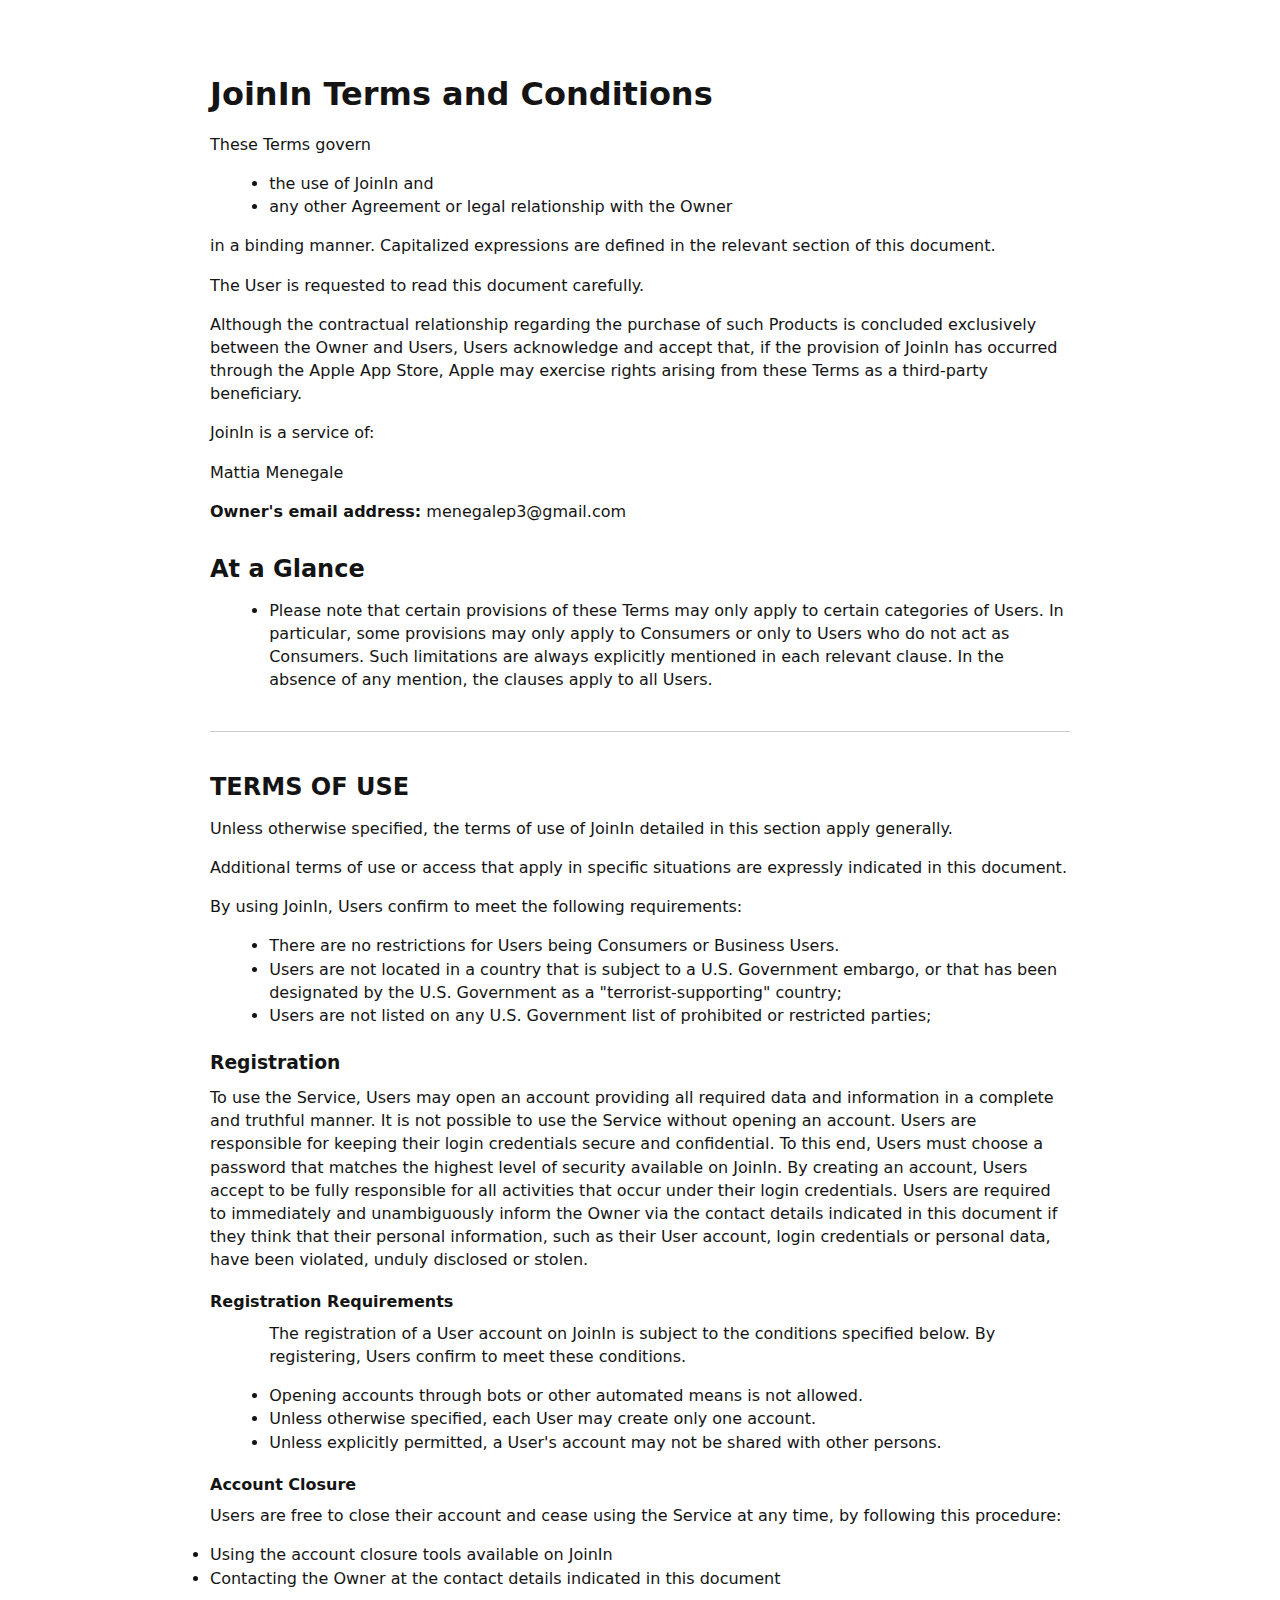
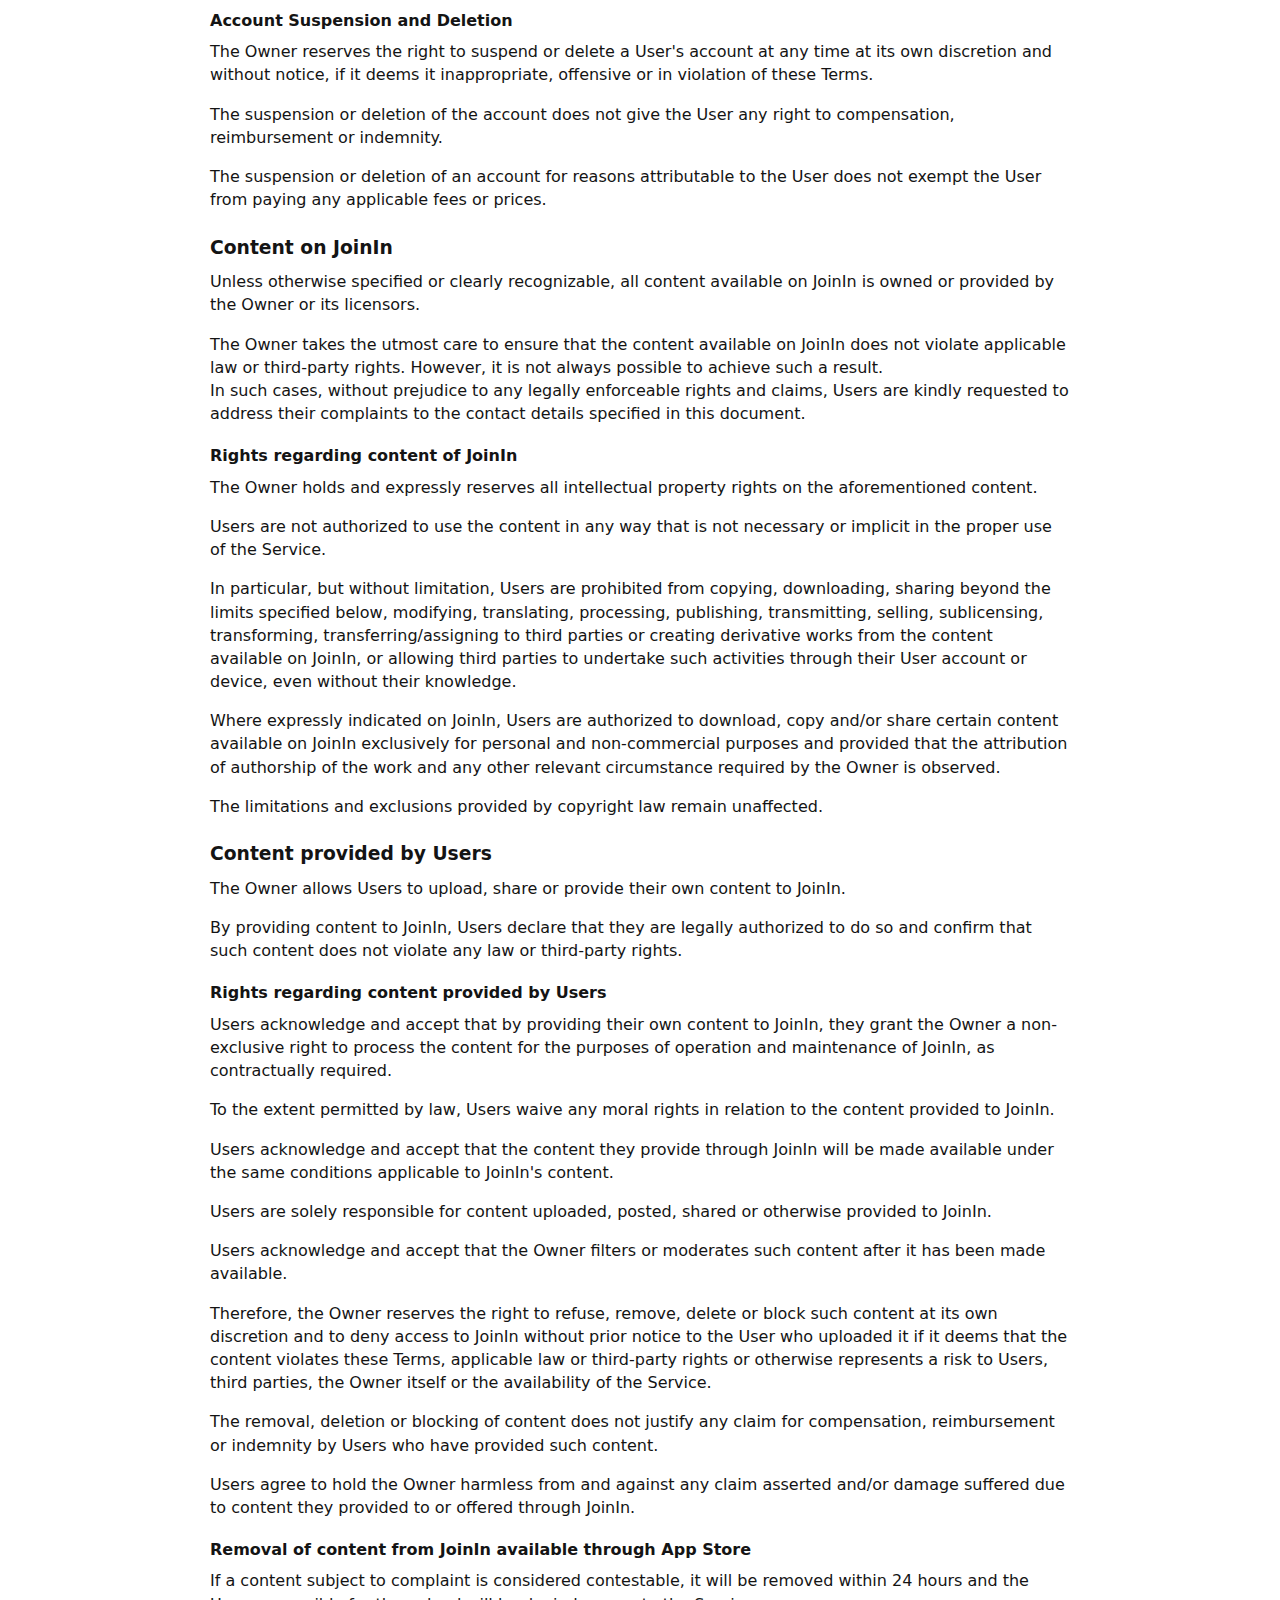
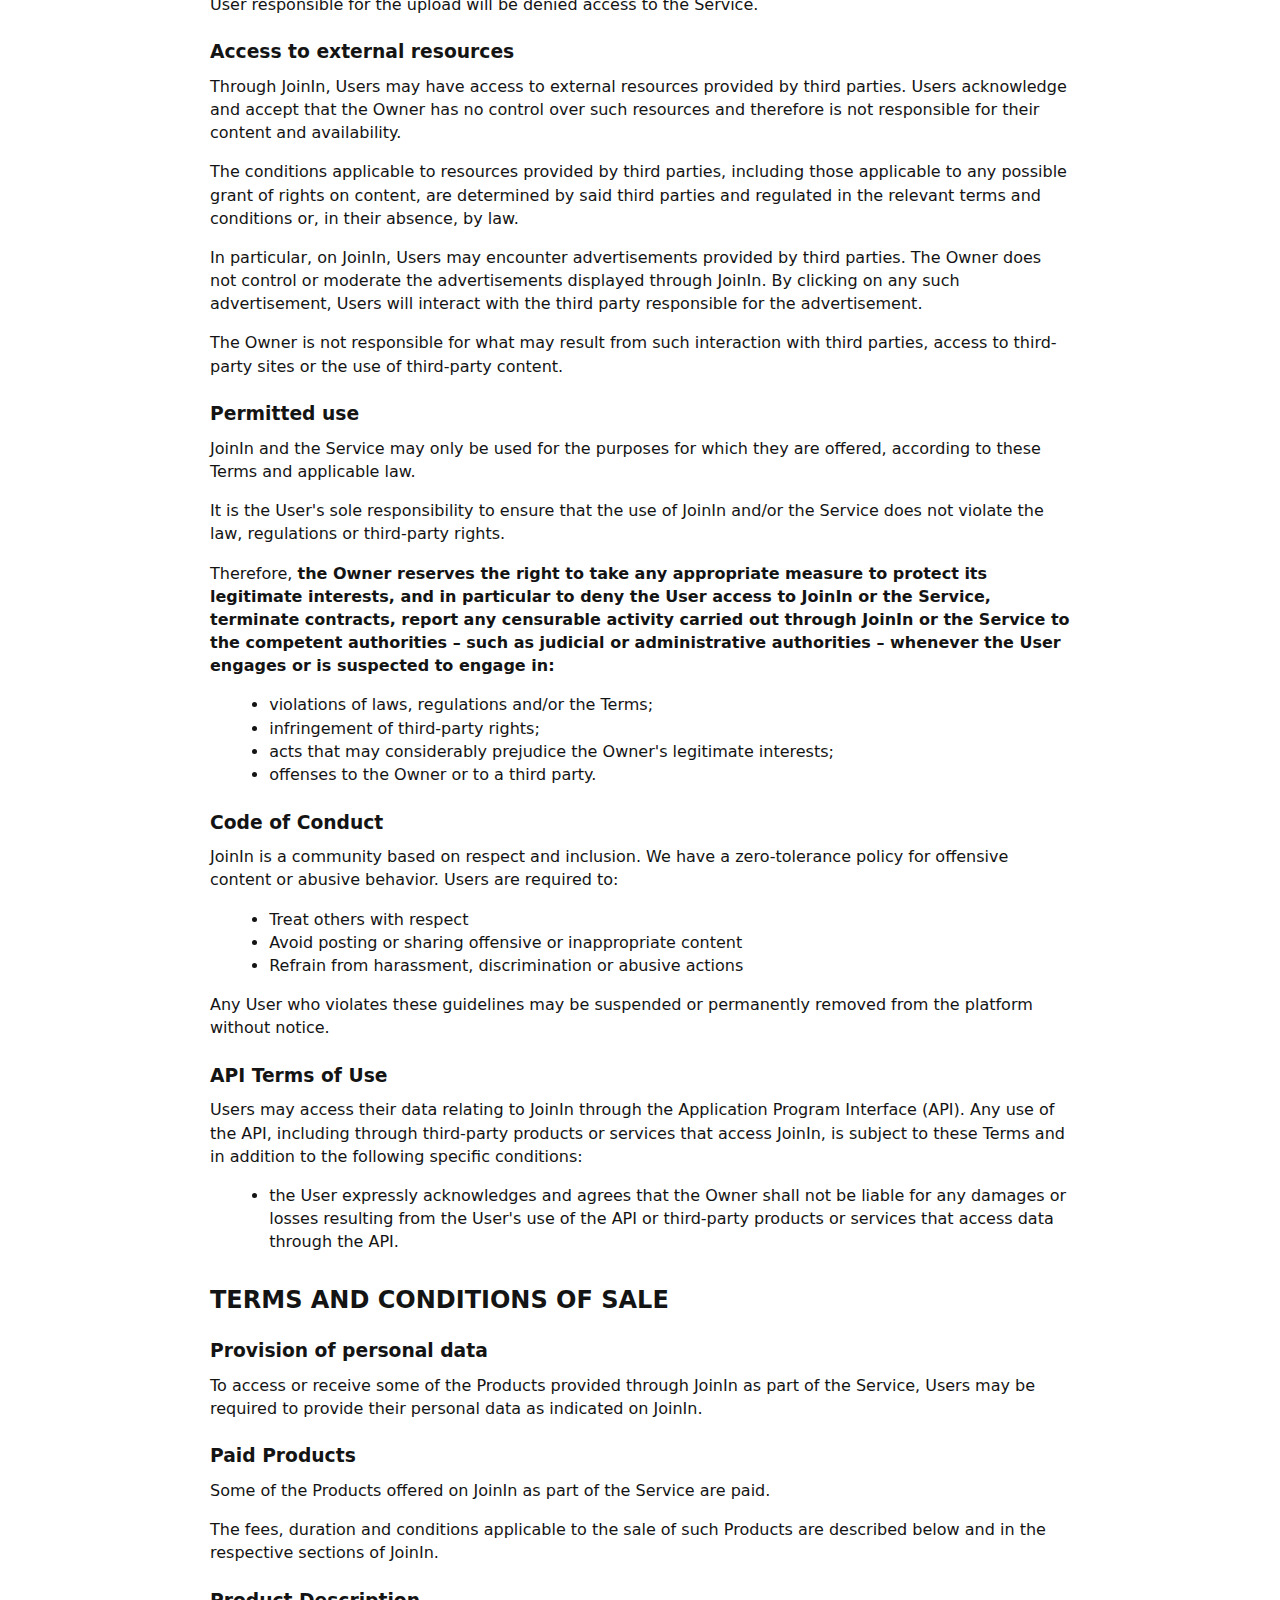
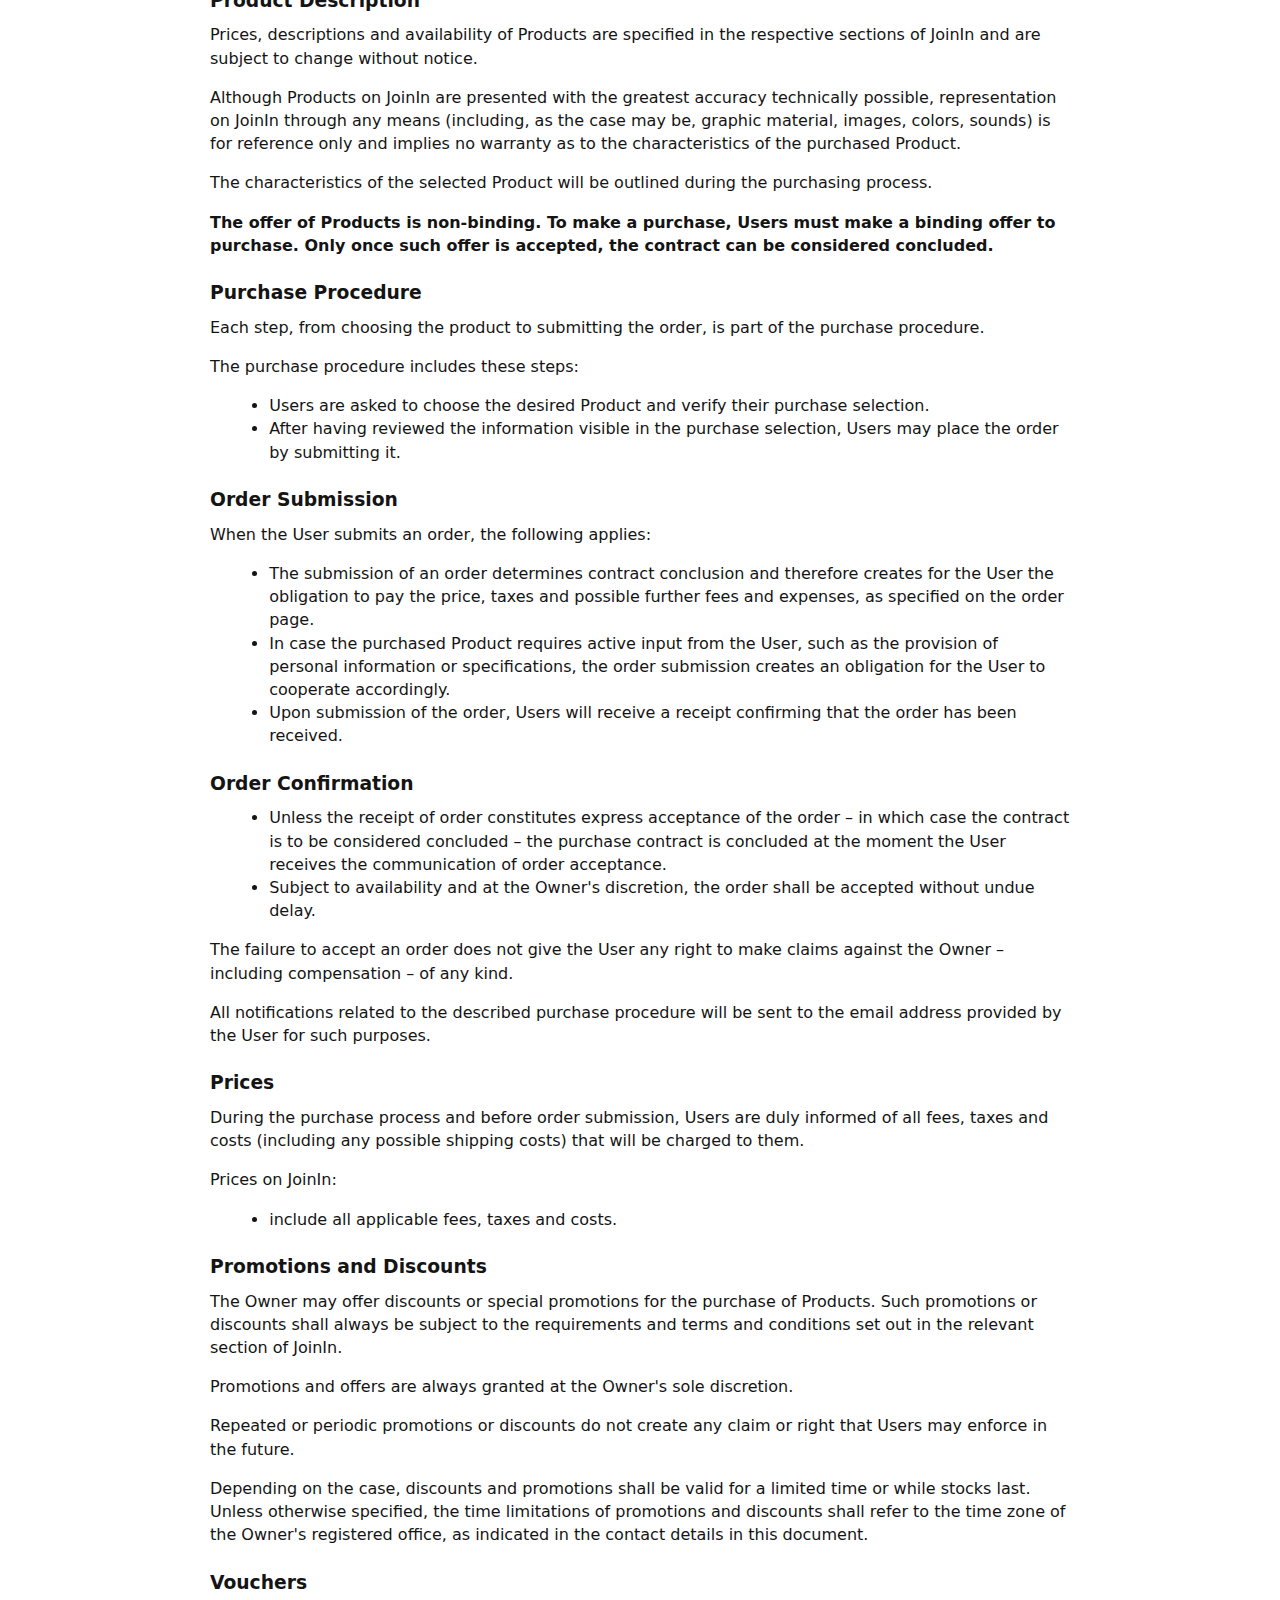
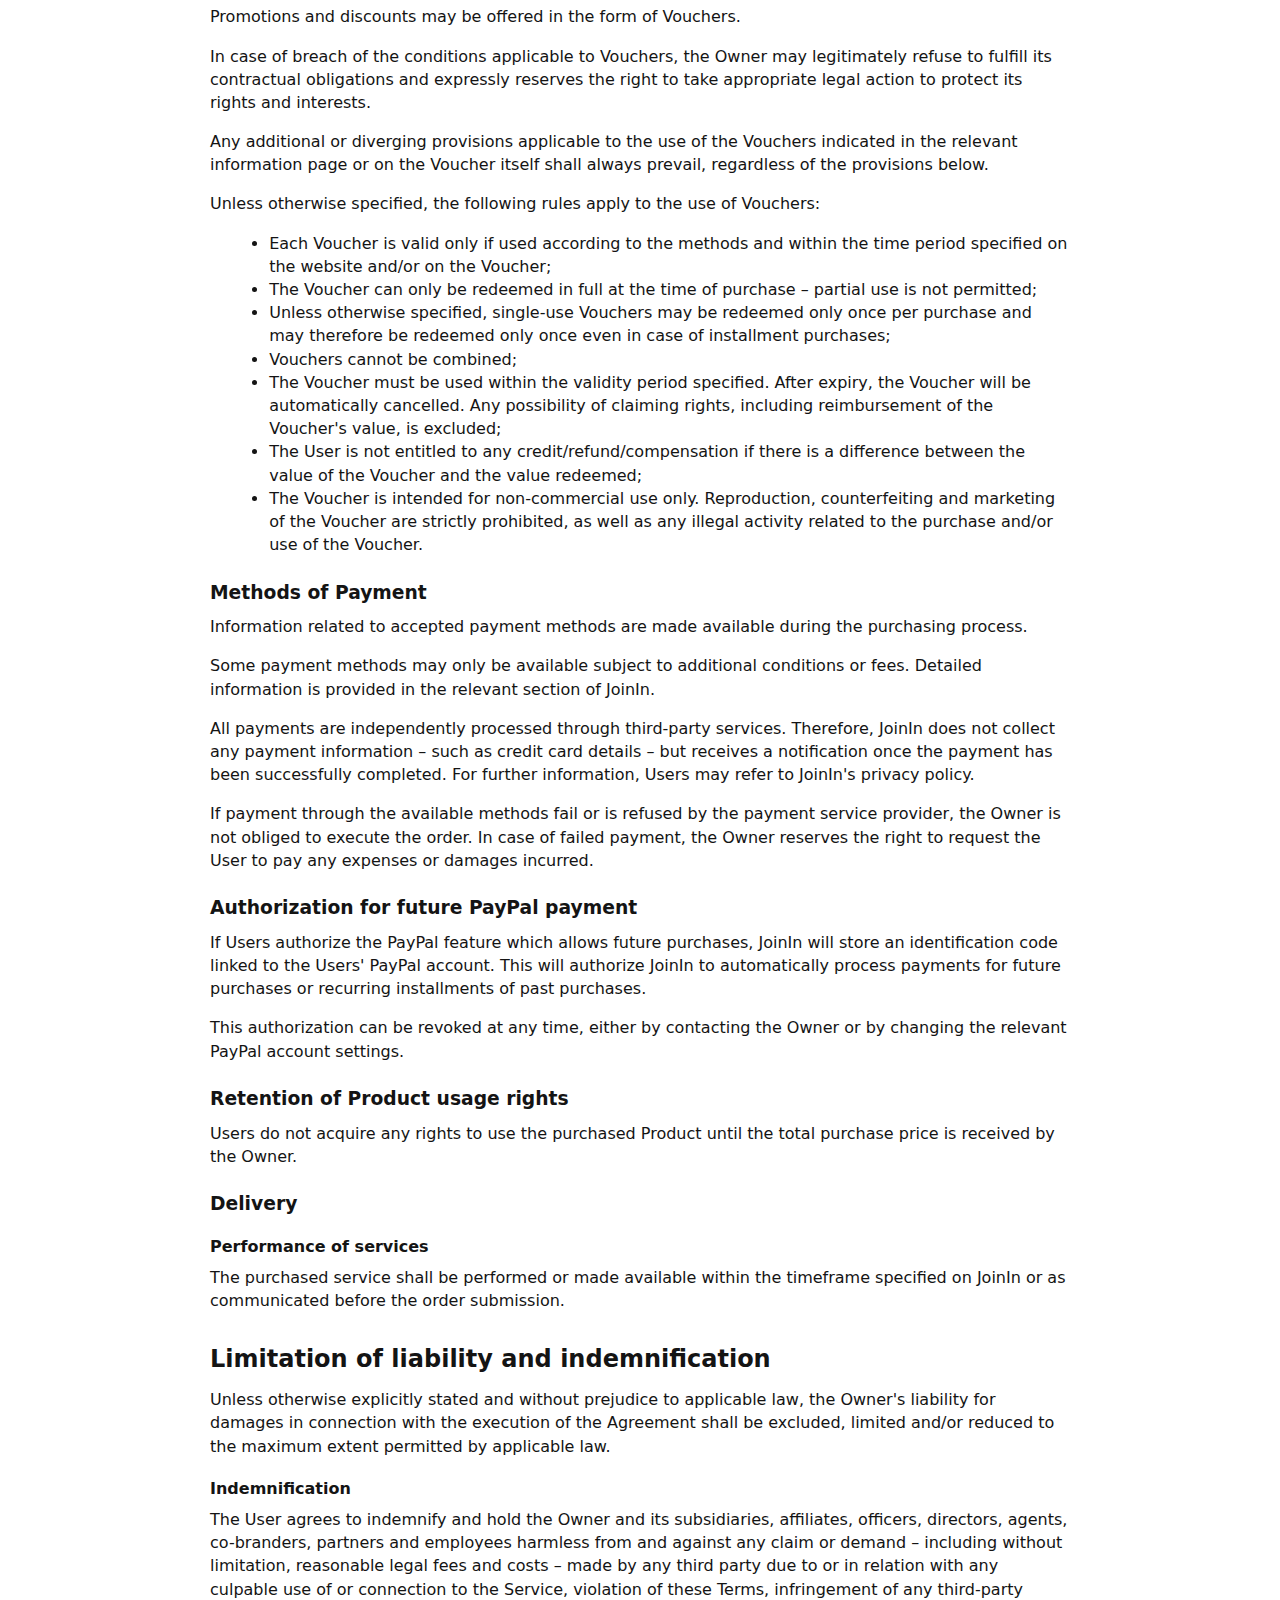
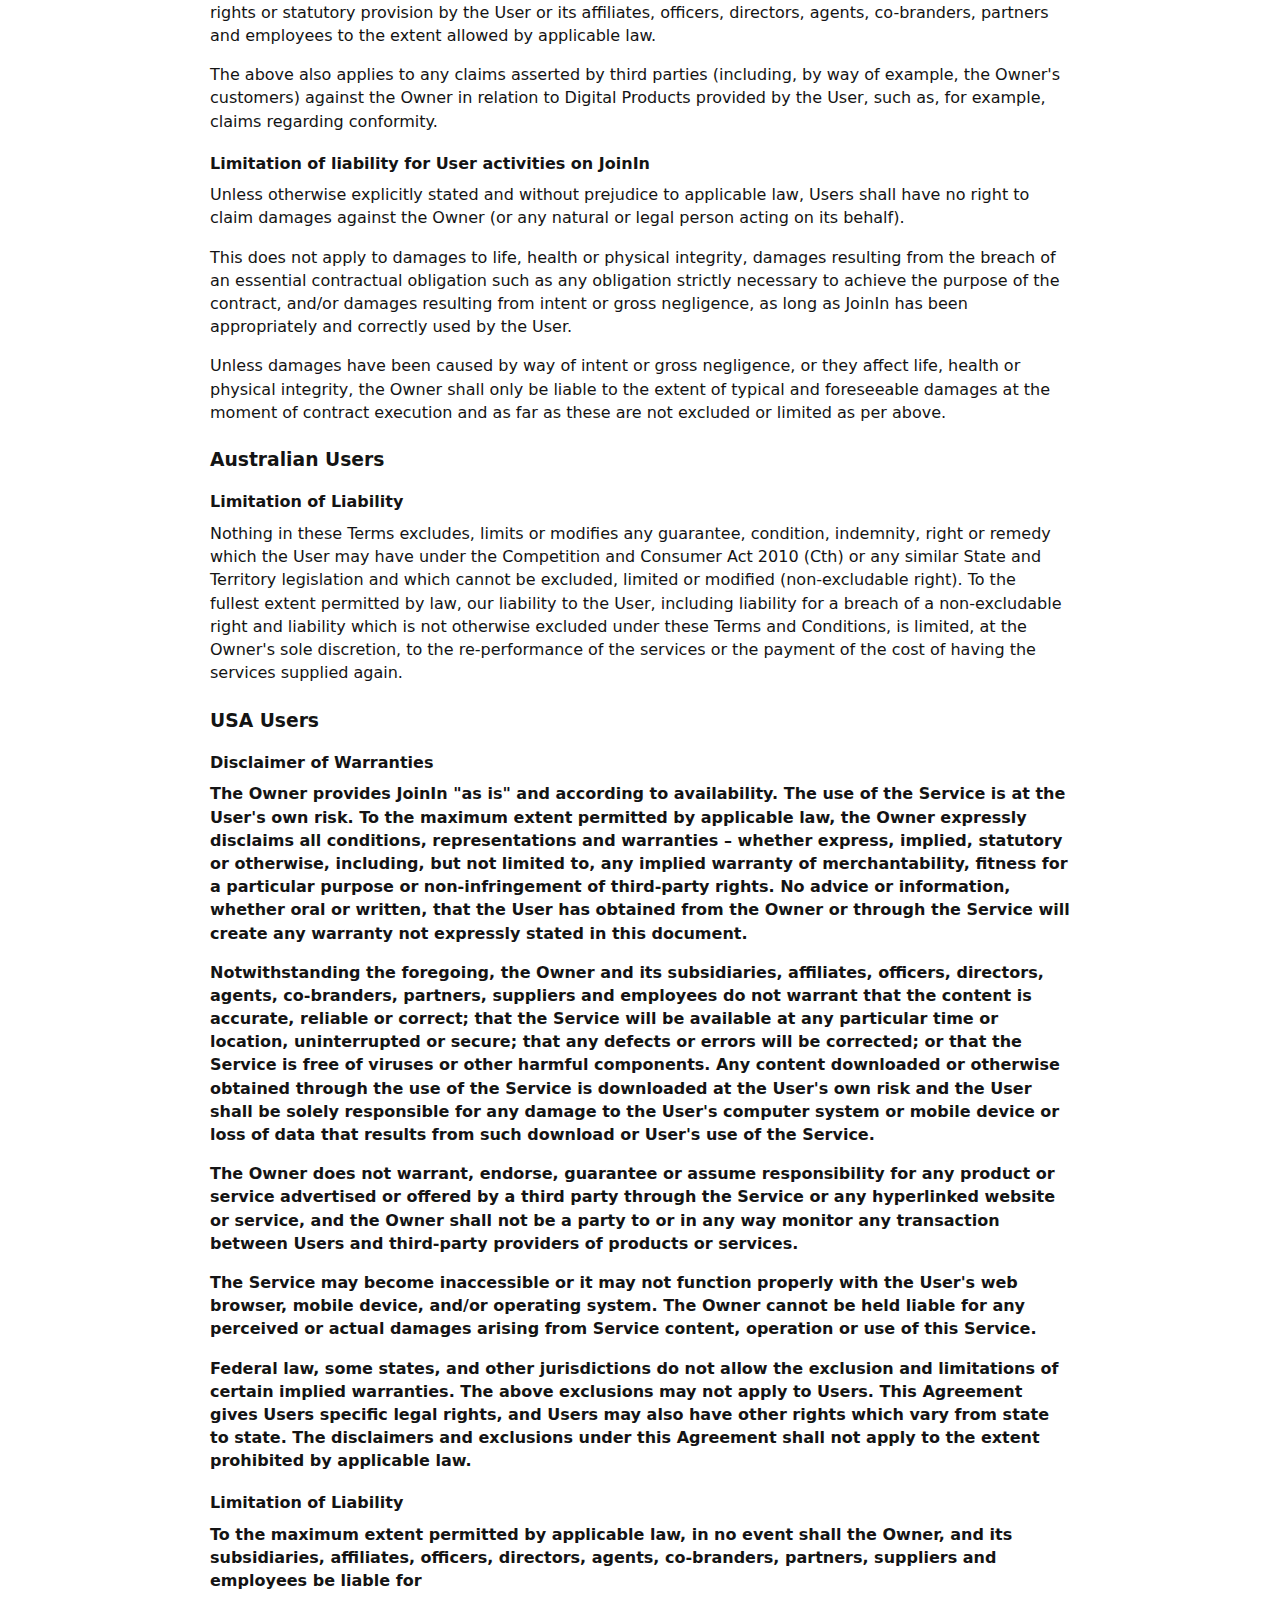
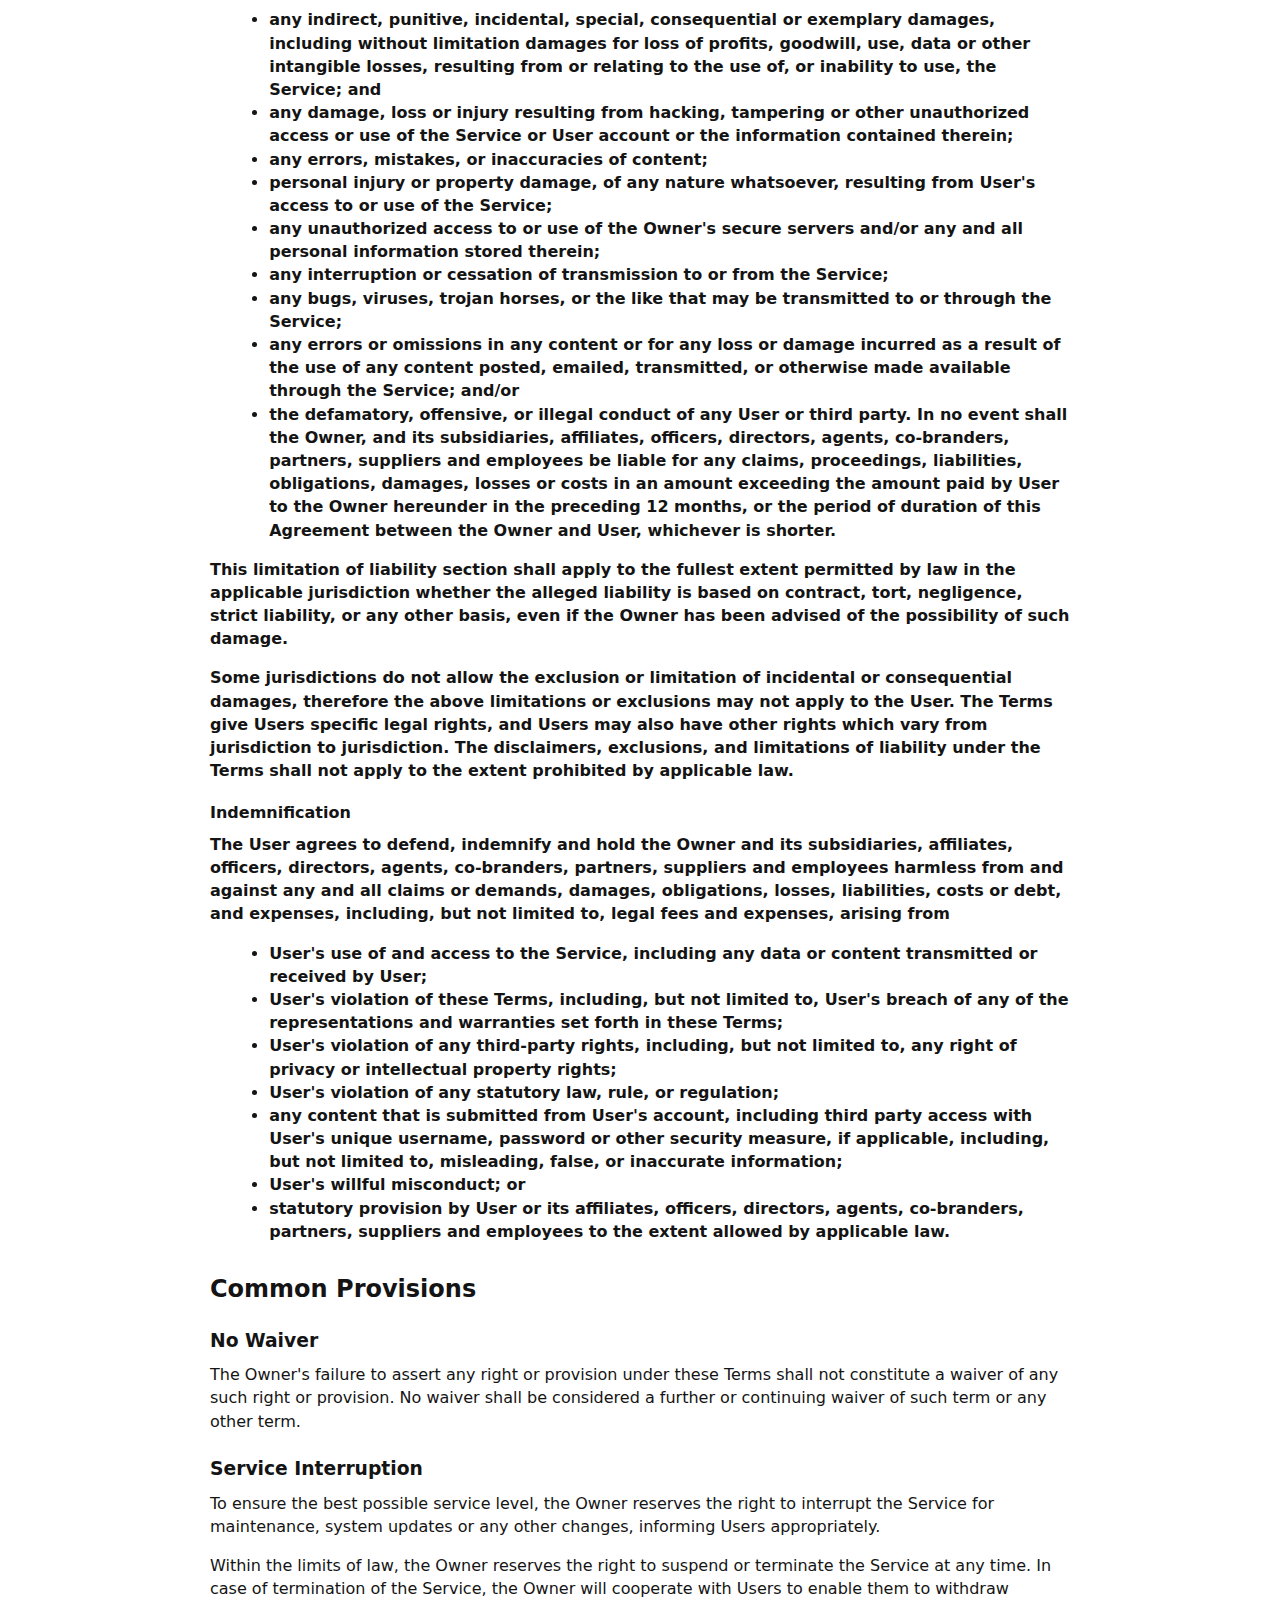
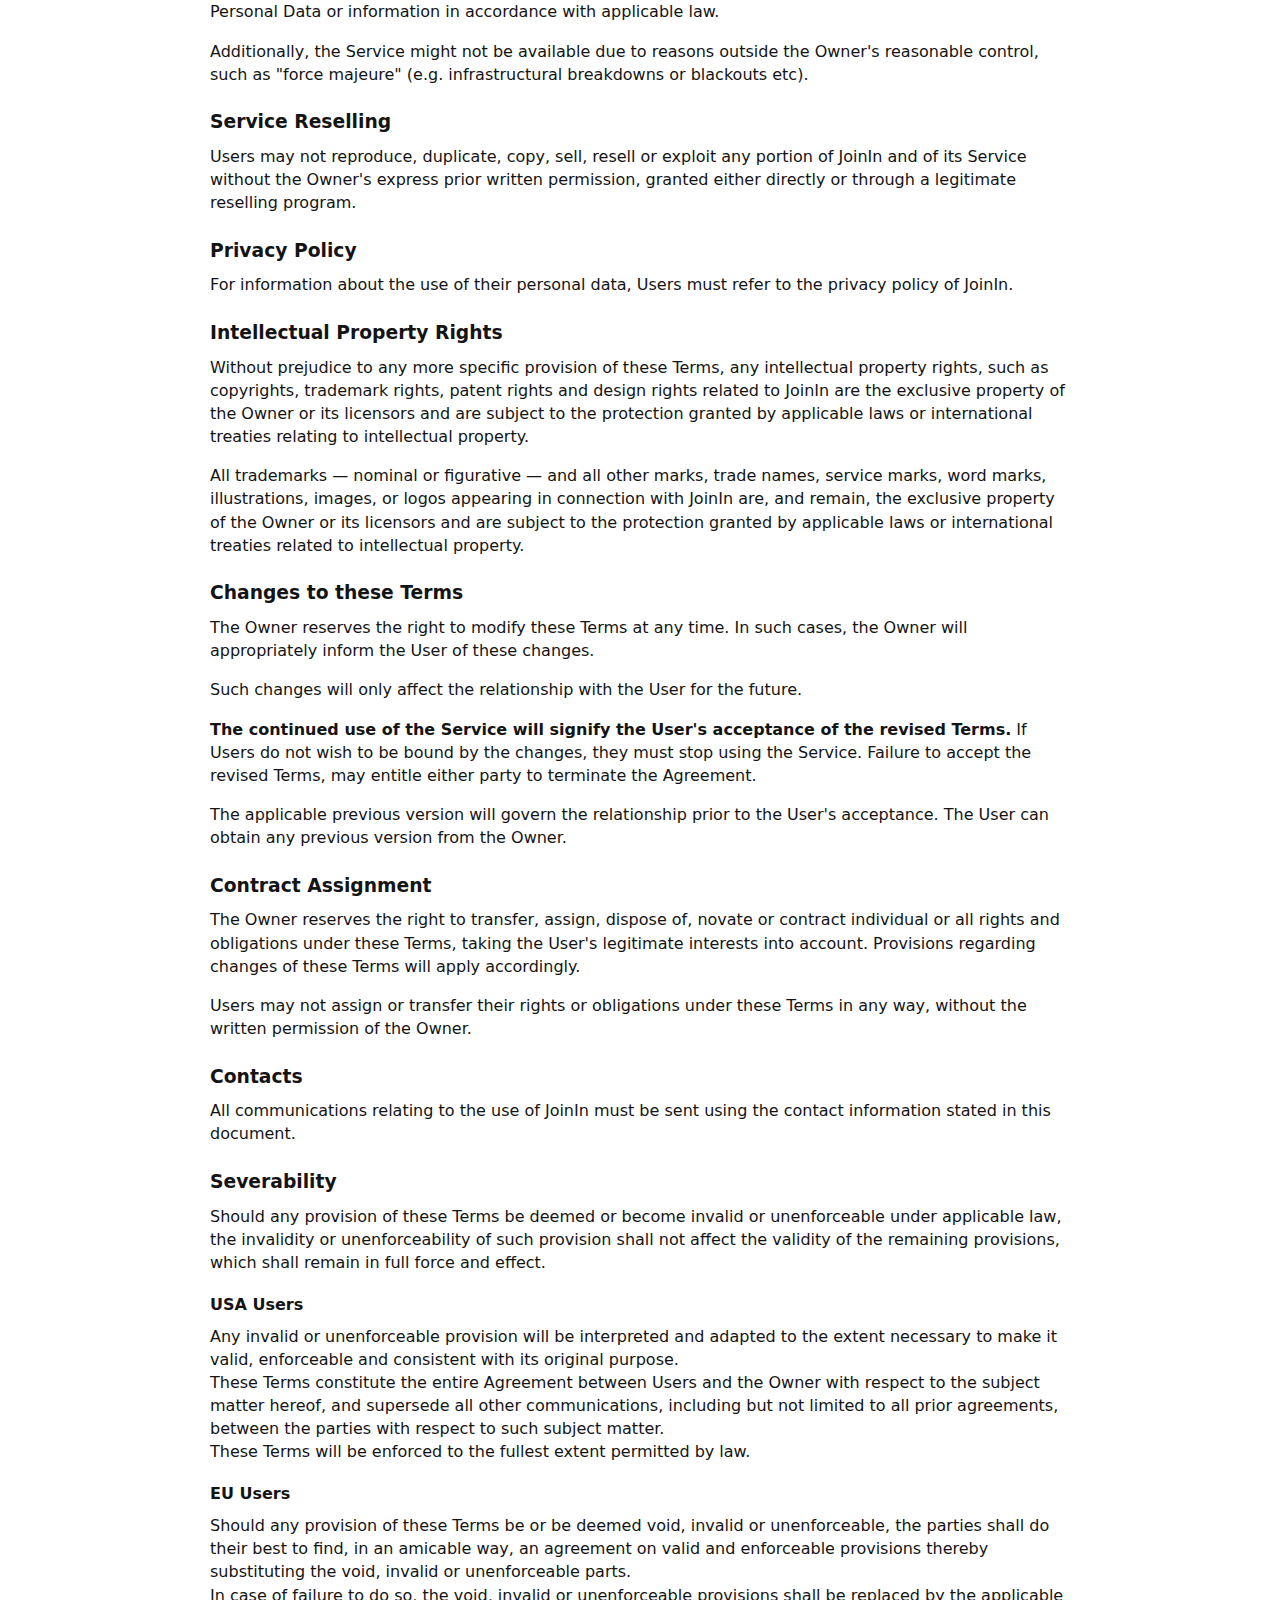
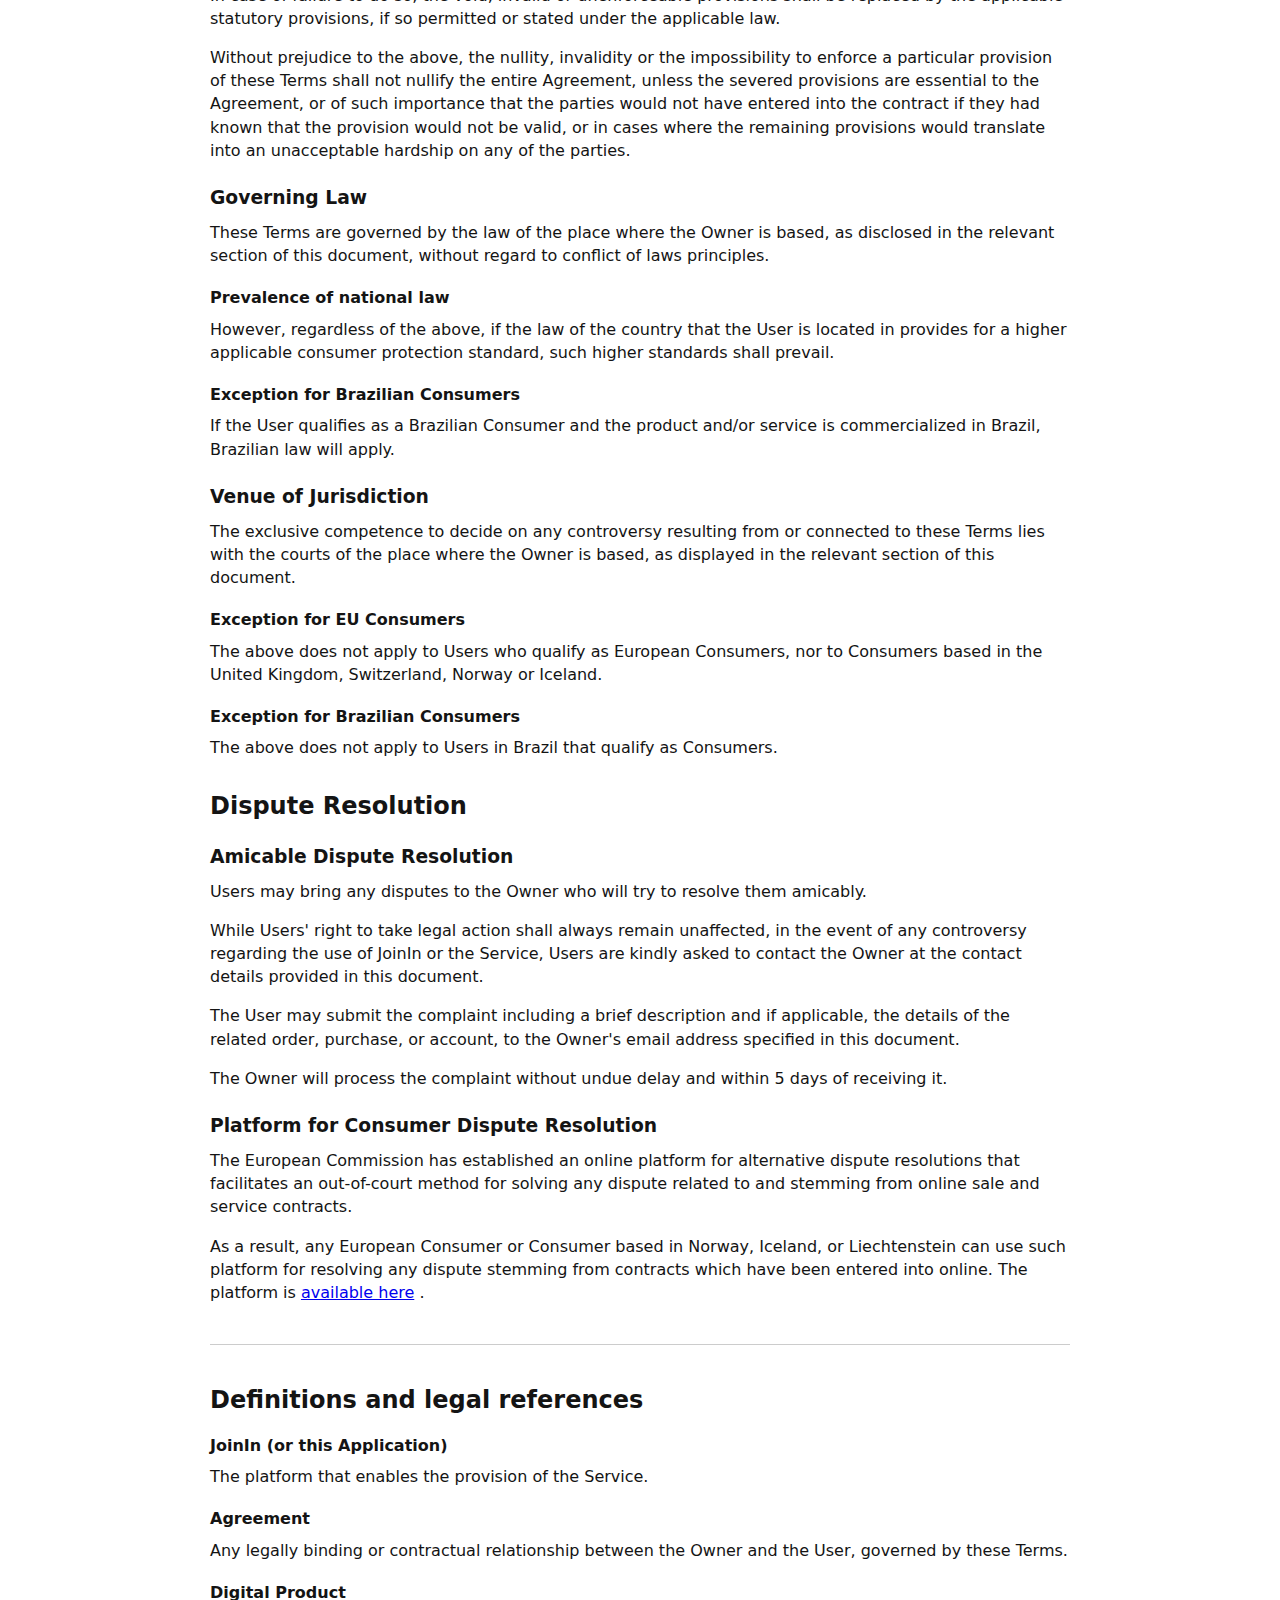
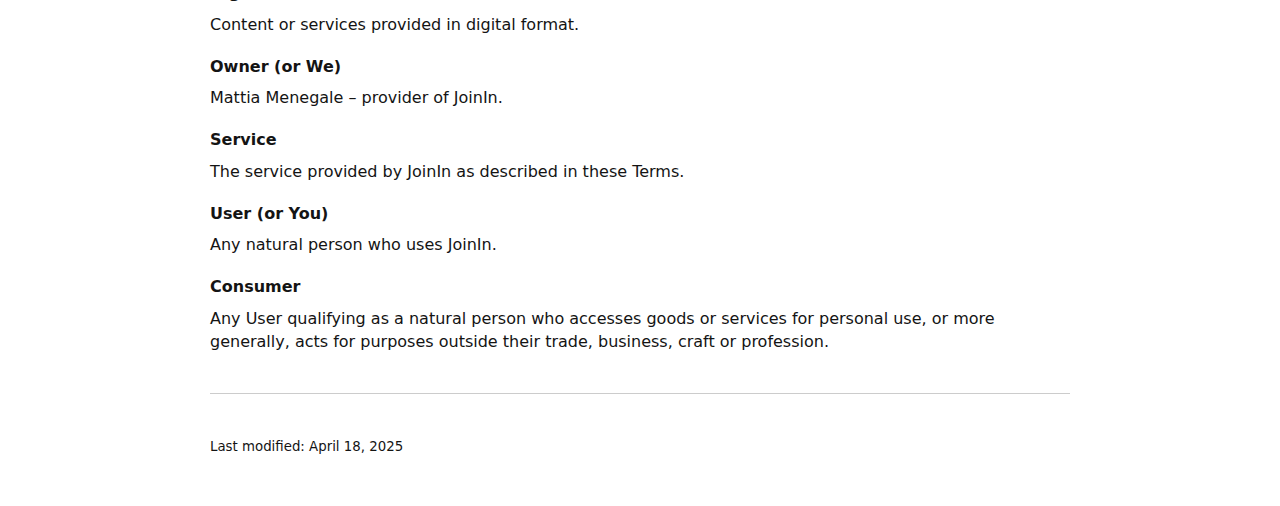
<file: joinin/terms_and_conditions.html>
<!DOCTYPE HTML PUBLIC "-//W3C//DTD HTML 4.01//EN" "http://www.w3.org/TR/html4/strict.dtd">
<html lang="en">
<head>
    <title>JoinIn Terms and Conditions</title>
    <meta http-equiv="Content-Language" content="en">
    <meta charset="utf-8">
    <meta name="viewport" content="width=device-width">
    <meta http-equiv="date" content="2025-04-18">
    <meta http-equiv="last-modified" content="2025-04-18">

    <meta name="description" content="Users who use the Services offered by JoinIn declare that they know and accept these general terms and conditions of contract.">
    <meta property="og:type"        content="website">
    <meta property="og:locale"      content="en">
    <meta property="og:title"       content="JoinIn Terms and Conditions">
    <meta property="og:description" content="Users who use the Services offered by JoinIn declare that they know and accept these general terms and conditions of contract.">
    <meta name="twitter:card"        content="summary">
    <meta name="twitter:title"       content="JoinIn Terms and Conditions">
    <meta name="twitter:description" content="Users who use the Services offered by JoinIn declare that they know and accept these general terms and conditions of contract.">

    <style>
        body{margin:0;padding:0;font-family:system-ui,Arial,sans-serif;line-height:1.45;color:#141414}
        h1,h2,h3,h4{margin:1.3em 0 .6em;line-height:1.25}
        p{margin:0 0 1em}
        ul{margin:0 0 1em 1.2em}
        hr{border:none;border-top:1px solid #ccc;margin:2.5rem 0}
        .container{max-width:860px;margin:0 auto;padding:2rem 1rem}
    </style>
</head>

<body>
<div class="container">

<h1>JoinIn Terms and Conditions</h1>

<p>These Terms govern</p>
<ul>
  <li>the use of JoinIn and</li>
  <li>any other Agreement or legal relationship with the Owner</li>
</ul>
<p>in a binding manner. Capitalized expressions are defined in the relevant section of this document.</p>
<p>The User is requested to read this document carefully.</p>
<p>Although the contractual relationship regarding the purchase of such Products is concluded exclusively between the Owner and Users, Users acknowledge and accept that, if the provision of JoinIn has occurred through the Apple App Store, Apple may exercise rights arising from these Terms as a third-party beneficiary.</p>

<p>JoinIn is a service of:</p>
<p>Mattia Menegale</p>
<p><strong>Owner's email address:</strong> menegalep3@gmail.com</p>

<h2 id="at-a-glance">At a Glance</h2>
<ul>
  <li>Please note that certain provisions of these Terms may only apply to certain categories of Users. In particular, some provisions may only apply to Consumers or only to Users who do not act as Consumers. Such limitations are always explicitly mentioned in each relevant clause. In the absence of any mention, the clauses apply to all Users.</li>
</ul>

<hr>

<!-- ===================== TERMS OF USE ===================== -->
<h2 id="terms-of-use">TERMS OF USE</h2>

<p>Unless otherwise specified, the terms of use of JoinIn detailed in this section apply generally.</p>
<p>Additional terms of use or access that apply in specific situations are expressly indicated in this document.</p>

<p>By using JoinIn, Users confirm to meet the following requirements:</p>
<ul>
  <li>There are no restrictions for Users being Consumers or Business Users.</li>
  <li>Users are not located in a country that is subject to a U.S. Government embargo, or that has been designated by the U.S. Government as a "terrorist-supporting" country;</li>
  <li>Users are not listed on any U.S. Government list of prohibited or restricted parties;</li>
</ul>

<!-- ===================== REGISTRATION ===================== -->
<h3 id="registration">Registration</h3>

<p>To use the Service, Users may open an account providing all required data and information in a complete and truthful manner.
    It is not possible to use the Service without opening an account.
    Users are responsible for keeping their login credentials secure and confidential. To this end, Users must choose a password that matches the highest level of security available on JoinIn.
    By creating an account, Users accept to be fully responsible for all activities that occur under their login credentials. Users are required to immediately and unambiguously inform the Owner via the contact details indicated in this document if they think that their personal information, such as their User account, login credentials or personal data, have been violated, unduly disclosed or stolen.</p>

<h4 id="registration-requirements">Registration Requirements</h4>
<ul>
    <p>The registration of a User account on JoinIn is subject to the conditions specified below. By registering, Users confirm to meet these conditions.</p>
  <li>Opening accounts through bots or other automated means is not allowed.</li>
  <li>Unless otherwise specified, each User may create only one account.</li>
  <li>Unless explicitly permitted, a User's account may not be shared with other persons.</li>
</ul>

<h4 id="account-closure">Account Closure</h4>
<p>Users are free to close their account and cease using the Service at any time, by following this procedure:</p>
    <li>Using the account closure tools available on JoinIn</li>
    <li>Contacting the Owner at the contact details indicated in this document</li>

<h4 id="account-suspension-and-deletion">Account Suspension and Deletion</h4>
<p>The Owner reserves the right to suspend or delete a User's account at any time at its own discretion and without notice, if it deems it inappropriate, offensive or in violation of these Terms.</p>
<p>The suspension or deletion of the account does not give the User any right to compensation, reimbursement or indemnity.</p>
<p>The suspension or deletion of an account for reasons attributable to the User does not exempt the User from paying any applicable fees or prices.</p>

<!-- ===================== CONTENT ===================== -->
<h3 id="content-on-joinin">Content on JoinIn</h3>
<p>Unless otherwise specified or clearly recognizable, all content available on JoinIn is owned or provided by the Owner or its licensors.</p>
<p>
    The Owner takes the utmost care to ensure that the content available on JoinIn does not violate applicable law or third-party rights. However, it is not always possible to achieve such a result.<br>In such cases, without prejudice to any legally enforceable rights and claims, Users are kindly requested to address their complaints to the contact details specified in this document.
</p>
<h4 id="rights-regarding-content-of-joinin">Rights regarding content of JoinIn</h4>
<p>The Owner holds and expressly reserves all intellectual property rights on the aforementioned content.</p>
<p>Users are not authorized to use the content in any way that is not necessary or implicit in the proper use of the Service.</p>
<p>In particular, but without limitation, Users are prohibited from copying, downloading, sharing beyond the limits specified below, modifying, translating, processing, publishing, transmitting, selling, sublicensing, transforming, transferring/assigning to third parties or creating derivative works from the content available on JoinIn, or allowing third parties to undertake such activities through their User account or device, even without their knowledge.</p>
<p>Where expressly indicated on JoinIn, Users are authorized to download, copy and/or share certain content available on JoinIn exclusively for personal and non-commercial purposes and provided that the attribution of authorship of the work and any other relevant circumstance required by the Owner is observed.</p>
<p>The limitations and exclusions provided by copyright law remain unaffected.</p>
<h3 id="content-provided-by-users">Content provided by Users</h3>
<p>The Owner allows Users to upload, share or provide their own content to JoinIn.</p>
<p>By providing content to JoinIn, Users declare that they are legally authorized to do so and confirm that such content does not violate any law or third-party rights.</p>
<h4 id="rights-regarding-content-provided-by-users">Rights regarding content provided by Users</h4>
<p>Users acknowledge and accept that by providing their own content to JoinIn, they grant the Owner a non-exclusive right to process the content for the purposes of operation and maintenance of JoinIn, as contractually required.</p>
<p>To the extent permitted by law, Users waive any moral rights in relation to the content provided to JoinIn.</p>
<p>Users acknowledge and accept that the content they provide through JoinIn will be made available under the same conditions applicable to JoinIn's content.</p>
<p>Users are solely responsible for content uploaded, posted, shared or otherwise provided to JoinIn.</p>
<p>Users acknowledge and accept that the Owner filters or moderates such content after it has been made available.</p>
<p>Therefore, the Owner reserves the right to refuse, remove, delete or block such content at its own discretion and to deny access to JoinIn without prior notice to the User who uploaded it if it deems that the content violates these Terms, applicable law or third-party rights or otherwise represents a risk to Users, third parties, the Owner itself or the availability of the Service.</p>
<p>The removal, deletion or blocking of content does not justify any claim for compensation, reimbursement or indemnity by Users who have provided such content.</p>
<p>Users agree to hold the Owner harmless from and against any claim asserted and/or damage suffered due to content they provided to or offered through JoinIn.</p>
<h4 id="removal-of-content-from-joinin-available-through-app-store">Removal of content from JoinIn available through App Store</h4>
<p>If a content subject to complaint is considered contestable, it will be removed within 24 hours and the User responsible for the upload will be denied access to the Service.</p>
<h3 id="access-to-external-resources">Access to external resources</h3>
<p>Through JoinIn, Users may have access to external resources provided by third parties. Users acknowledge and accept that the Owner has no control over such resources and therefore is not responsible for their content and availability.</p>
<p>The conditions applicable to resources provided by third parties, including those applicable to any possible grant of rights on content, are determined by said third parties and regulated in the relevant terms and conditions or, in their absence, by law.</p>
<p>In particular, on JoinIn, Users may encounter advertisements provided by third parties. The Owner does not control or moderate the advertisements displayed through JoinIn. By clicking on any such advertisement, Users will interact with the third party responsible for the advertisement.</p>
<p>The Owner is not responsible for what may result from such interaction with third parties, access to third-party sites or the use of third-party content.</p>
<h3 id="permitted-use">Permitted use</h3>
<p>JoinIn and the Service may only be used for the purposes for which they are offered, according to these Terms and applicable law.</p>
<p>It is the User's sole responsibility to ensure that the use of JoinIn and/or the Service does not violate the law, regulations or third-party rights.</p>
<p>
    Therefore, <strong>the Owner reserves the right to take any appropriate measure to protect its legitimate interests, and in particular to deny the User access to JoinIn or the Service, terminate contracts, report any censurable activity carried out through JoinIn or the Service to the competent authorities – such as judicial or administrative authorities – whenever the User engages or is suspected to engage in:</strong>
</p>
<ul>
    <li>violations of laws, regulations and/or the Terms;</li>
    <li>infringement of third-party rights;</li>
    <li>acts that may considerably prejudice the Owner's legitimate interests;</li>
    <li>offenses to the Owner or to a third party.</li>
</ul>
<h3 id="code-of-conduct">Code of Conduct</h3>
<p>JoinIn is a community based on respect and inclusion. We have a zero-tolerance policy for offensive content or abusive behavior. Users are required to:</p>
<ul>
    <li>Treat others with respect</li>
    <li>Avoid posting or sharing offensive or inappropriate content</li>
    <li>Refrain from harassment, discrimination or abusive actions</li>
</ul>
<p>Any User who violates these guidelines may be suspended or permanently removed from the platform without notice.</p>

<h3 id="api-terms-of-use">API Terms of Use</h3>
<p>Users may access their data relating to JoinIn through the Application Program Interface (API). Any use of the API, including through third-party products or services that access JoinIn, is subject to these Terms and in addition to the following specific conditions:</p>
<ul>
    <li>the User expressly acknowledges and agrees that the Owner shall not be liable for any damages or losses resulting from the User's use of the API or third-party products or services that access data through the API.</li>
</ul>

<h2 id="terms-and-conditions-of-sale">TERMS AND CONDITIONS OF SALE</h2>
<h3 id="provision-of-personal-data">Provision of personal data</h3>
<p>To access or receive some of the Products provided through JoinIn as part of the Service, Users may be required to provide their personal data as indicated on JoinIn.</p>
<h3 id="paid-products">Paid Products</h3>
<p>Some of the Products offered on JoinIn as part of the Service are paid.</p>
<p>The fees, duration and conditions applicable to the sale of such Products are described below and in the respective sections of JoinIn.</p>
<h3 id="product-description">Product Description</h3>
<p>Prices, descriptions and availability of Products are specified in the respective sections of JoinIn and are subject to change without notice.</p>
<p>Although Products on JoinIn are presented with the greatest accuracy technically possible, representation on JoinIn through any means (including, as the case may be, graphic material, images, colors, sounds) is for reference only and implies no warranty as to the characteristics of the purchased Product.</p>
<p>The characteristics of the selected Product will be outlined during the purchasing process.</p>
<p>
    <strong>The offer of Products is non-binding. To make a purchase, Users must make a binding offer to purchase. Only once such offer is accepted, the contract can be considered concluded.</strong>
</p>
<h3 id="purchase-procedure">Purchase Procedure</h3>
<p>Each step, from choosing the product to submitting the order, is part of the purchase procedure.</p>
<p>The purchase procedure includes these steps:</p>
<ul>
    <li>Users are asked to choose the desired Product and verify their purchase selection.</li>
    <li>After having reviewed the information visible in the purchase selection, Users may place the order by submitting it.</li>
</ul>
<h3 id="order-submission">Order Submission</h3>
<p>When the User submits an order, the following applies:</p>
<ul>
    <li>The submission of an order determines contract conclusion and therefore creates for the User the obligation to pay the price, taxes and possible further fees and expenses, as specified on the order page.</li>
    <li>In case the purchased Product requires active input from the User, such as the provision of personal information or specifications, the order submission creates an obligation for the User to cooperate accordingly.</li>
    <li>Upon submission of the order, Users will receive a receipt confirming that the order has been received.</li>
</ul>
<h3 id="order-confirmation">Order Confirmation</h3>
<ul>
    <li>Unless the receipt of order constitutes express acceptance of the order – in which case the contract is to be considered concluded – the purchase contract is concluded at the moment the User receives the communication of order acceptance.</li>
    <li>Subject to availability and at the Owner's discretion, the order shall be accepted without undue delay.</li>
</ul>
<p>The failure to accept an order does not give the User any right to make claims against the Owner – including compensation – of any kind.</p>
<p>All notifications related to the described purchase procedure will be sent to the email address provided by the User for such purposes.</p>
<h3 id="prices">Prices</h3>
<p>During the purchase process and before order submission, Users are duly informed of all fees, taxes and costs (including any possible shipping costs) that will be charged to them.</p>
<p>Prices on JoinIn:</p>
<ul>
    <li>include all applicable fees, taxes and costs.</li>
</ul>
<h3 id="promotions-and-discounts">Promotions and Discounts</h3>
<p>The Owner may offer discounts or special promotions for the purchase of Products. Such promotions or discounts shall always be subject to the requirements and terms and conditions set out in the relevant section of JoinIn.</p>
<p>Promotions and offers are always granted at the Owner's sole discretion.</p>
<p>Repeated or periodic promotions or discounts do not create any claim or right that Users may enforce in the future.</p>
<p>Depending on the case, discounts and promotions shall be valid for a limited time or while stocks last. Unless otherwise specified, the time limitations of promotions and discounts shall refer to the time zone of the Owner's registered office, as indicated in the contact details in this document.</p>
<h3 id="vouchers">Vouchers</h3>
<p>Promotions and discounts may be offered in the form of Vouchers.</p>
<p>In case of breach of the conditions applicable to Vouchers, the Owner may legitimately refuse to fulfill its contractual obligations and expressly reserves the right to take appropriate legal action to protect its rights and interests.</p>
<p>Any additional or diverging provisions applicable to the use of the Vouchers indicated in the relevant information page or on the Voucher itself shall always prevail, regardless of the provisions below.</p>
<p>Unless otherwise specified, the following rules apply to the use of Vouchers:</p>
<ul>
    <li>Each Voucher is valid only if used according to the methods and within the time period specified on the website and/or on the Voucher;</li>
    <li>The Voucher can only be redeemed in full at the time of purchase – partial use is not permitted;</li>
    <li>Unless otherwise specified, single-use Vouchers may be redeemed only once per purchase and may therefore be redeemed only once even in case of installment purchases;</li>
    <li>Vouchers cannot be combined;</li>
    <li>The Voucher must be used within the validity period specified. After expiry, the Voucher will be automatically cancelled. Any possibility of claiming rights, including reimbursement of the Voucher's value, is excluded;</li>
    <li>The User is not entitled to any credit/refund/compensation if there is a difference between the value of the Voucher and the value redeemed;</li>
    <li>The Voucher is intended for non-commercial use only. Reproduction, counterfeiting and marketing of the Voucher are strictly prohibited, as well as any illegal activity related to the purchase and/or use of the Voucher.</li>
</ul>
<h3 id="methods-of-payment">Methods of Payment</h3>
<p>Information related to accepted payment methods are made available during the purchasing process.</p>
<p>Some payment methods may only be available subject to additional conditions or fees. Detailed information is provided in the relevant section of JoinIn.</p>
<p>All payments are independently processed through third-party services. Therefore, JoinIn does not collect any payment information – such as credit card details – but receives a notification once the payment has been successfully completed. For further information, Users may refer to JoinIn's privacy policy.</p>
<p>If payment through the available methods fail or is refused by the payment service provider, the Owner is not obliged to execute the order. In case of failed payment, the Owner reserves the right to request the User to pay any expenses or damages incurred.</p>
<h3 id="authorization-for-future-paypal-payment">Authorization for future PayPal payment</h3>
<p>If Users authorize the PayPal feature which allows future purchases, JoinIn will store an identification code linked to the Users' PayPal account. This will authorize JoinIn to automatically process payments for future purchases or recurring installments of past purchases.</p>
<p>This authorization can be revoked at any time, either by contacting the Owner or by changing the relevant PayPal account settings.</p>
<h3 id="retention-of-product-usage-rights">Retention of Product usage rights</h3>
<p>Users do not acquire any rights to use the purchased Product until the total purchase price is received by the Owner.</p>
<h3 id="delivery">Delivery</h3>
<h4 id="performance-of-services">Performance of services</h4>
<p>The purchased service shall be performed or made available within the timeframe specified on JoinIn or as communicated before the order submission.</p>
<h2 id="limitation-of-liability-and-indemnification">Limitation of liability and indemnification</h2>
<p>Unless otherwise explicitly stated and without prejudice to applicable law, the Owner's liability for damages in connection with the execution of the Agreement shall be excluded, limited and/or reduced to the maximum extent permitted by applicable law.</p>
<h4 id="indemnification">Indemnification</h4>
<p>The User agrees to indemnify and hold the Owner and its subsidiaries, affiliates, officers, directors, agents, co-branders, partners and employees harmless from and against any claim or demand – including without limitation, reasonable legal fees and costs – made by any third party due to or in relation with any culpable use of or connection to the Service, violation of these Terms, infringement of any third-party rights or statutory provision by the User or its affiliates, officers, directors, agents, co-branders, partners and employees to the extent allowed by applicable law.</p>
<p>The above also applies to any claims asserted by third parties (including, by way of example, the Owner's customers) against the Owner in relation to Digital Products provided by the User, such as, for example, claims regarding conformity.</p>
<h4 id="limitation-of-liability-for-user-activities-on-joinin">Limitation of liability for User activities on JoinIn</h4>
<p>Unless otherwise explicitly stated and without prejudice to applicable law, Users shall have no right to claim damages against the Owner (or any natural or legal person acting on its behalf).</p>
<p>This does not apply to damages to life, health or physical integrity, damages resulting from the breach of an essential contractual obligation such as any obligation strictly necessary to achieve the purpose of the contract, and/or damages resulting from intent or gross negligence, as long as JoinIn has been appropriately and correctly used by the User.</p>
<p>Unless damages have been caused by way of intent or gross negligence, or they affect life, health or physical integrity, the Owner shall only be liable to the extent of typical and foreseeable damages at the moment of contract execution and as far as these are not excluded or limited as per above.</p>
<h3 id="australian-users">Australian Users</h3>
<h4 id="limitation-of-liability">Limitation of Liability</h4>
<p>Nothing in these Terms excludes, limits or modifies any guarantee, condition, indemnity, right or remedy which the User may have under the Competition and Consumer Act 2010 (Cth) or any similar State and Territory legislation and which cannot be excluded, limited or modified (non-excludable right). To the fullest extent permitted by law, our liability to the User, including liability for a breach of a non-excludable right and liability which is not otherwise excluded under these Terms and Conditions, is limited, at the Owner's sole discretion, to the re-performance of the services or the payment of the cost of having the services supplied again.</p>
<h3 id="usa-users">USA Users</h3>
<h4 id="disclaimer-of-warranties">Disclaimer of Warranties</h4>
<p>
    <strong>The Owner provides JoinIn "as is" and according to availability. The use of the Service is at the User's own risk. To the maximum extent permitted by applicable law, the Owner expressly disclaims all conditions, representations and warranties – whether express, implied, statutory or otherwise, including, but not limited to, any implied warranty of merchantability, fitness for a particular purpose or non-infringement of third-party rights. No advice or information, whether oral or written, that the User has obtained from the Owner or through the Service will create any warranty not expressly stated in this document.</strong>
</p>
<p>
    <strong>Notwithstanding the foregoing, the Owner and its subsidiaries, affiliates, officers, directors, agents, co-branders, partners, suppliers and employees do not warrant that the content is accurate, reliable or correct; that the Service will be available at any particular time or location, uninterrupted or secure; that any defects or errors will be corrected; or that the Service is free of viruses or other harmful components. Any content downloaded or otherwise obtained through the use of the Service is downloaded at the User's own risk and the User shall be solely responsible for any damage to the User's computer system or mobile device or loss of data that results from such download or User's use of the Service.</strong>
</p>
<p>
    <strong>The Owner does not warrant, endorse, guarantee or assume responsibility for any product or service advertised or offered by a third party through the Service or any hyperlinked website or service, and the Owner shall not be a party to or in any way monitor any transaction between Users and third-party providers of products or services.</strong>
</p>
<p>
    <strong>The Service may become inaccessible or it may not function properly with the User's web browser, mobile device, and/or operating system. The Owner cannot be held liable for any perceived or actual damages arising from Service content, operation or use of this Service.</strong>
</p>
<p>
    <strong>Federal law, some states, and other jurisdictions do not allow the exclusion and limitations of certain implied warranties. The above exclusions may not apply to Users. This Agreement gives Users specific legal rights, and Users may also have other rights which vary from state to state. The disclaimers and exclusions under this Agreement shall not apply to the extent prohibited by applicable law.</strong>
</p>
<h4 id="limitation-of-liability">Limitation of Liability</h4>
<p>
    <strong>To the maximum extent permitted by applicable law, in no event shall the Owner, and its subsidiaries, affiliates, officers, directors, agents, co-branders, partners, suppliers and employees be liable for</strong>
</p>
<ul>
    <li>
        <strong>any indirect, punitive, incidental, special, consequential or exemplary damages, including without limitation damages for loss of profits, goodwill, use, data or other intangible losses, resulting from or relating to the use of, or inability to use, the Service; and</strong>
    </li>
    <li>
        <strong>any damage, loss or injury resulting from hacking, tampering or other unauthorized access or use of the Service or User account or the information contained therein;</strong>
    </li>
    <li>
        <strong>any errors, mistakes, or inaccuracies of content;</strong>
    </li>
    <li>
        <strong>personal injury or property damage, of any nature whatsoever, resulting from User's access to or use of the Service;</strong>
    </li>
    <li>
        <strong>any unauthorized access to or use of the Owner's secure servers and/or any and all personal information stored therein;</strong>
    </li>
    <li>
        <strong>any interruption or cessation of transmission to or from the Service;</strong>
    </li>
    <li>
        <strong>any bugs, viruses, trojan horses, or the like that may be transmitted to or through the Service;</strong>
    </li>
    <li>
        <strong>any errors or omissions in any content or for any loss or damage incurred as a result of the use of any content posted, emailed, transmitted, or otherwise made available through the Service; and/or</strong>
    </li>
    <li>
        <strong>the defamatory, offensive, or illegal conduct of any User or third party. In no event shall the Owner, and its subsidiaries, affiliates, officers, directors, agents, co-branders, partners, suppliers and employees be liable for any claims, proceedings, liabilities, obligations, damages, losses or costs in an amount exceeding the amount paid by User to the Owner hereunder in the preceding 12 months, or the period of duration of this Agreement between the Owner and User, whichever is shorter.</strong>
    </li>
</ul>
<p>
    <strong>This limitation of liability section shall apply to the fullest extent permitted by law in the applicable jurisdiction whether the alleged liability is based on contract, tort, negligence, strict liability, or any other basis, even if the Owner has been advised of the possibility of such damage.</strong>
</p>
<p>
    <strong>Some jurisdictions do not allow the exclusion or limitation of incidental or consequential damages, therefore the above limitations or exclusions may not apply to the User. The Terms give Users specific legal rights, and Users may also have other rights which vary from jurisdiction to jurisdiction. The disclaimers, exclusions, and limitations of liability under the Terms shall not apply to the extent prohibited by applicable law.</strong>
</p>
<h4 id="indemnification">Indemnification</h4>
<p>
    <strong>The User agrees to defend, indemnify and hold the Owner and its subsidiaries, affiliates, officers, directors, agents, co-branders, partners, suppliers and employees harmless from and against any and all claims or demands, damages, obligations, losses, liabilities, costs or debt, and expenses, including, but not limited to, legal fees and expenses, arising from</strong>
</p>
<ul>
    <li>
        <strong>User's use of and access to the Service, including any data or content transmitted or received by User;</strong>
    </li>
    <li>
        <strong>User's violation of these Terms, including, but not limited to, User's breach of any of the representations and warranties set forth in these Terms;</strong>
    </li>
    <li>
        <strong>User's violation of any third-party rights, including, but not limited to, any right of privacy or intellectual property rights;</strong>
    </li>
    <li>
        <strong>User's violation of any statutory law, rule, or regulation;</strong>
    </li>
    <li>
        <strong>any content that is submitted from User's account, including third party access with User's unique username, password or other security measure, if applicable, including, but not limited to, misleading, false, or inaccurate information;</strong>
    </li>
    <li>
        <strong>User's willful misconduct; or</strong>
    </li>
    <li>
        <strong>statutory provision by User or its affiliates, officers, directors, agents, co-branders, partners, suppliers and employees to the extent allowed by applicable law.</strong>
    </li>
</ul>
<h2 id="common-provisions">Common Provisions</h2>
<h3 id="no-waiver">No Waiver</h3>
<p>The Owner's failure to assert any right or provision under these Terms shall not constitute a waiver of any such right or provision. No waiver shall be considered a further or continuing waiver of such term or any other term.</p>
<h3 id="service-interruption">Service Interruption</h3>
<p>To ensure the best possible service level, the Owner reserves the right to interrupt the Service for maintenance, system updates or any other changes, informing Users appropriately.</p>
<p>Within the limits of law, the Owner reserves the right to suspend or terminate the Service at any time. In case of termination of the Service, the Owner will cooperate with Users to enable them to withdraw Personal Data or information in accordance with applicable law.</p>
<p>Additionally, the Service might not be available due to reasons outside the Owner's reasonable control, such as "force majeure" (e.g. infrastructural breakdowns or blackouts etc).</p>
<h3 id="service-reselling">Service Reselling</h3>
<p>Users may not reproduce, duplicate, copy, sell, resell or exploit any portion of JoinIn and of its Service without the Owner's express prior written permission, granted either directly or through a legitimate reselling program.</p>
<h3 id="privacy-policy">Privacy Policy</h3>
<p>For information about the use of their personal data, Users must refer to the privacy policy of JoinIn.</p>
<h3 id="intellectual-property-rights">Intellectual Property Rights</h3>
<p>Without prejudice to any more specific provision of these Terms, any intellectual property rights, such as copyrights, trademark rights, patent rights and design rights related to JoinIn are the exclusive property of the Owner or its licensors and are subject to the protection granted by applicable laws or international treaties relating to intellectual property.</p>
<p>All trademarks — nominal or figurative — and all other marks, trade names, service marks, word marks, illustrations, images, or logos appearing in connection with JoinIn are, and remain, the exclusive property of the Owner or its licensors and are subject to the protection granted by applicable laws or international treaties related to intellectual property.</p>
<h3 id="changes-to-these-terms">Changes to these Terms</h3>
<p>The Owner reserves the right to modify these Terms at any time. In such cases, the Owner will appropriately inform the User of these changes.</p>
<p>Such changes will only affect the relationship with the User for the future.</p>
<p>
    <strong>The continued use of the Service will signify the User's acceptance of the revised Terms.</strong>
    If Users do not wish to be bound by the changes, they must stop using the Service. Failure to accept the revised Terms, may entitle either party to terminate the Agreement.
</p>
<p>The applicable previous version will govern the relationship prior to the User's acceptance. The User can obtain any previous version from the Owner.</p>
<h3 id="contract-assignment">Contract Assignment</h3>
<p>The Owner reserves the right to transfer, assign, dispose of, novate or contract individual or all rights and obligations under these Terms, taking the User's legitimate interests into account. Provisions regarding changes of these Terms will apply accordingly.</p>
<p>Users may not assign or transfer their rights or obligations under these Terms in any way, without the written permission of the Owner.</p>
<h3 id="contacts">Contacts</h3>
<p>All communications relating to the use of JoinIn must be sent using the contact information stated in this document.</p>
<h3 id="severability">Severability</h3>
<p>Should any provision of these Terms be deemed or become invalid or unenforceable under applicable law, the invalidity or unenforceability of such provision shall not affect the validity of the remaining provisions, which shall remain in full force and effect.</p>
<h4 id="usa-users">USA Users</h4>
<p>
    Any invalid or unenforceable provision will be interpreted and adapted to the extent necessary to make it valid, enforceable and consistent with its original purpose.<br>
    These Terms constitute the entire Agreement between Users and the Owner with respect to the subject matter hereof, and supersede all other communications, including but not limited to all prior agreements, between the parties with respect to such subject matter.<br>These Terms will be enforced to the fullest extent permitted by law.
</p>
<h4 id="eu-users">EU Users</h4>
<p>
    Should any provision of these Terms be or be deemed void, invalid or unenforceable, the parties shall do their best to find, in an amicable way, an agreement on valid and enforceable provisions thereby substituting the void, invalid or unenforceable parts.<br>In case of failure to do so, the void, invalid or unenforceable provisions shall be replaced by the applicable statutory provisions, if so permitted or stated under the applicable law.
</p>
<p>Without prejudice to the above, the nullity, invalidity or the impossibility to enforce a particular provision of these Terms shall not nullify the entire Agreement, unless the severed provisions are essential to the Agreement, or of such importance that the parties would not have entered into the contract if they had known that the provision would not be valid, or in cases where the remaining provisions would translate into an unacceptable hardship on any of the parties.</p>
<h3 id="governing-law">Governing Law</h3>
<p>These Terms are governed by the law of the place where the Owner is based, as disclosed in the relevant section of this document, without regard to conflict of laws principles.</p>
<h4 id="prevalence-of-national-law">Prevalence of national law</h4>
<p>However, regardless of the above, if the law of the country that the User is located in provides for a higher applicable consumer protection standard, such higher standards shall prevail.</p>
<h4 id="exception-for-brazilian-consumers">Exception for Brazilian Consumers</h4>
<p>If the User qualifies as a Brazilian Consumer and the product and/or service is commercialized in Brazil, Brazilian law will apply.</p>
<h3 id="venue-of-jurisdiction">Venue of Jurisdiction</h3>
<p>The exclusive competence to decide on any controversy resulting from or connected to these Terms lies with the courts of the place where the Owner is based, as displayed in the relevant section of this document.</p>
<h4 id="exception-for-eu-consumers">Exception for EU Consumers</h4>
<p>The above does not apply to Users who qualify as European Consumers, nor to Consumers based in the United Kingdom, Switzerland, Norway or Iceland.</p>
<h4 id="exception-for-brazilian-consumers">Exception for Brazilian Consumers</h4>
<p>The above does not apply to Users in Brazil that qualify as Consumers.</p>
<h2 id="dispute-resolution">Dispute Resolution</h2>
<h3 id="amicable-dispute-resolution">Amicable Dispute Resolution</h3>
<p>Users may bring any disputes to the Owner who will try to resolve them amicably.</p>
<p>While Users' right to take legal action shall always remain unaffected, in the event of any controversy regarding the use of JoinIn or the Service, Users are kindly asked to contact the Owner at the contact details provided in this document.</p>
<p>The User may submit the complaint including a brief description and if applicable, the details of the related order, purchase, or account, to the Owner's email address specified in this document.</p>
<p>The Owner will process the complaint without undue delay and within 5 days of receiving it.</p>
<h3 id="platform-for-consumer-dispute-resolution">Platform for Consumer Dispute Resolution</h3>
<p>The European Commission has established an online platform for alternative dispute resolutions that facilitates an out-of-court method for solving any dispute related to and stemming from online sale and service contracts.</p>
<p>
    As a result, any European Consumer or Consumer based in Norway, Iceland, or Liechtenstein can use such platform for resolving any dispute stemming from contracts which have been entered into online. The platform is <a href="http://ec.europa.eu/consumers/odr/">available here</a>
    .
</p>

<!-- ===================== DEFINITIONS ===================== -->
<hr>
<h2>Definitions and legal references</h2>
<h4>JoinIn (or this Application)</h4><p>The platform that enables the provision of the Service.</p>
<h4>Agreement</h4><p>Any legally binding or contractual relationship between the Owner and the User, governed by these Terms.</p>
<h4>Digital Product</h4><p>Content or services provided in digital format.</p>
<h4>Owner (or We)</h4><p>Mattia Menegale – provider of JoinIn.</p>
<h4>Service</h4><p>The service provided by JoinIn as described in these Terms.</p>
<h4>User (or You)</h4><p>Any natural person who uses JoinIn.</p>
<h4>Consumer</h4><p>Any User qualifying as a natural person who accesses goods or services for personal use, or more generally, acts for purposes outside their trade, business, craft or profession.</p>

<hr>
<p><small>Last modified: April 18, 2025</small></p>

</div>
</body>
</html>
</file>
<file: style.css>
/* GENERAL */

@import url("https://fonts.googleapis.com/css2?family=Poppins:wght@300;400;500;600&display=swap");

* {
  margin: 0;
  padding: 0;
}

body {
  font-family: "Poppins", sans-serif;
}

html {
  scroll-behavior: smooth;
}

p {
  color: rgb(85, 85, 85);
}

/* TRANSITION */

a,
.btn {
  transition: all 300ms ease;
}

/* DESKTOP NAV */

nav,
.nav-links {
  display: flex;
}

nav {
  justify-content: space-around;
  align-items: center;
  height: 17vh;
}

.nav-links {
  gap: 2rem;
  list-style: none;
  font-size: 1.5rem;
}

a {
  color: black;
  text-decoration: none;
  text-decoration-color: white;
}

a:hover {
  color: grey;
  text-decoration: underline;
  text-underline-offset: 1rem;
  text-decoration-color: rgb(181, 181, 181);
}

.logo {
  font-size: 2rem;
}

.logo:hover {
  cursor: default;
}

/* HAMBURGER MENU */

#hamburger-nav {
  display: none;
}

.hamburger-menu {
  position: relative;
  display: inline-block;
}

.hamburger-icon {
  display: flex;
  flex-direction: column;
  justify-content: space-between;
  height: 24px;
  width: 30px;
  cursor: pointer;
}

.hamburger-icon span {
  width: 100%;
  height: 2px;
  background-color: black;
  transition: all 0.3 ease-in-out;
}

.menu-links {
  position: absolute;
  top: 100%;
  right: 0;
  background-color: white;
  width: fit-content;
  max-height: 0;
  overflow: hidden;
  transition: all 0.3 ease-in-out;
}

.menu-links a {
  display: block;
  padding: 10px;
  text-align: center;
  font-size: 1.5rem;
  color: black;
  text-decoration: none;
  transition: all 0.3 ease-in-out;
}

.menu-links li {
  list-style: none;
}

.menu-links.open {
  max-height: 300px;
}

.hamburger-icon.open span:first-child {
  transform: rotate(45deg) translate(10px, 5px);
}

.hamburger-icon.open span:nth-child(2) {
  opacity: 0;
}

.hamburger-icon.open span:last-child {
  transform: rotate(-45deg) translate(10px, -5px);
}

.hamburger-icon span:first-child {
  transform: none;
}

.hamburger-icon span:first-child {
  opacity: 1;
}

.hamburger-icon span:first-child {
  transform: none;
}

/* SECTIONS */

section {
  padding-top: 4vh;
  height: 96vh;
  margin: 0 10rem;
  box-sizing: border-box;
  min-height: fit-content;
}

.section-container {
  display: flex;
}

/* PROFILE SECTION */

#profile {
  display: flex;
  justify-content: center;
  gap: 5rem;
  height: 80vh;
}

.section__pic-container {
  display: flex;
  height: 400px;
  width: 400px;
  margin: auto 0;
}

.section__text {
  align-self: center;
  text-align: center;
}

.section__text p {
  font-weight: 600;
}

.section__text__p1 {
  text-align: center;
}

.section__text__p2 {
  font-size: 1.75rem;
  margin-bottom: 1rem;
}

.title {
  font-size: 3rem;
  text-align: center;
}

#socials-container {
  display: flex;
  justify-content: center;
  margin-top: 1rem;
  gap: 1rem;
}

/* ICONS */

.icon {
  cursor: pointer;
  height: 2rem;
}

/* BUTTONS */

.btn-container {
  display: flex;
  justify-content: center;
  gap: 1rem;
}

.btn {
  font-weight: 600;
  transition: all 300ms ease;
  padding: 1rem;
  width: 8rem;
  border-radius: 2rem;
}

.btn-color-1,
.btn-color-2 {
  border: rgb(53, 53, 53) 0.1rem solid;
}

.btn-color-1:hover,
.btn-color-2:hover {
  cursor: pointer;
}

.btn-color-1,
.btn-color-2:hover {
  background: rgb(53, 53, 53);
  color: white;
}

.btn-color-1:hover {
  background: rgb(0, 0, 0);
}

.btn-color-2 {
  background: none;
}

.btn-color-2:hover {
  border: rgb(255, 255, 255) 0.1rem solid;
}

.btn-container {
  gap: 1rem;
}

/* ABOUT SECTION */

#about {
  position: relative;
}

.about-containers {
  gap: 2rem;
  margin-bottom: 2rem;
  margin-top: 2rem;
}

.about-details-container {
  justify-content: center;
  flex-direction: column;
}

.about-containers,
.about-details-container {
  display: flex;
}

.about-pic {
  border-radius: 2rem;
}

.arrow {
  position: absolute;
  right: -5rem;
  bottom: 2.5rem;
}

.details-container {
  padding: 1.5rem;
  flex: 1;
  background: white;
  border-radius: 2rem;
  border: rgb(53, 53, 53) 0.1rem solid;
  border-color: rgb(163, 163, 163);
  text-align: center;
}

.section-container {
  gap: 4rem;
  height: 80%;
}

.section__pic-container {
  height: 400px;
  width: 400px;
  margin: auto 0;
}

/* EXPERIENCE SECTION */

#experience {
  position: relative;
}

.experience-sub-title {
  color: rgb(85, 85, 85);
  font-weight: 600;
  font-size: 1.75rem;
  margin-bottom: 2rem;
}

.experience-details-container {
  display: flex;
  justify-content: center;
  flex-direction: column;
}

.article-container {
  display: flex;
  text-align: initial;
  flex-wrap: wrap;
  flex-direction: row;
  gap: 2.5rem;
  justify-content: space-around;
}

article {
  display: flex;
  width: 10rem;
  justify-content: space-around;
  gap: 0.5rem;
}

article .icon {
  cursor: default;
}

/* PROJECTS SECTION */

#projects {
  position: relative;
}

.color-container {
  border-color: rgb(163, 163, 163);
  background: rgb(250, 250, 250);
}

.project-img {
  border-radius: 2rem;
  width: 90%;
  height: 90%;
}

.project-title {
  margin: 1rem;
  color: black;
}

.project-btn {
  color: black;
  border-color: rgb(163, 163, 163);
}

/* CONTACT */

#contact {
  display: flex;
  justify-content: center;
  flex-direction: column;
  height: 70vh;
}

.contact-info-upper-container {
  display: flex;
  justify-content: center;
  border-radius: 2rem;
  border: rgb(53, 53, 53) 0.1rem solid;
  border-color: rgb(163, 163, 163);
  background: (250, 250, 250);
  margin: 2rem auto;
  padding: 0.5rem;
}

.contact-info-container {
  display: flex;
  align-items: center;
  justify-content: center;
  gap: 0.5rem;
  margin: 1rem;
}

.contact-info-container p {
  font-size: larger;
}

.contact-icon {
  cursor: default;
}

.email-icon {
  height: 2.5rem;
}

/* FOOTER SECTION */

footer {
  height: 26vh;
  margin: 0 1rem;
}

footer p {
  text-align: center;
}
</file>
<file: mediaqueries.css>
@media screen and (max-width: 1400px) {
  #profile {
    height: 83vh;
    margin-bottom: 6rem;
  }
  .about-containers {
    flex-wrap: wrap;
  }
  #contact,
  #projects {
    height: fit-content;
  }
}

@media screen and (max-width: 1200px) {
  #desktop-nav {
    display: none;
  }
  #hamburger-nav {
    display: flex;
  }
  #experience,
  .experience-details-container {
    margin-top: 2rem;
  }
  #profile,
  .section-container {
    display: block;
  }
  .arrow {
    display: none;
  }
  section,
  .section-container {
    height: fit-content;
  }
  section {
    margin: 0 5%;
  }
  .section__pic-container {
    width: 275px;
    height: 275px;
    margin: 0 auto 2rem;
  }
  .about-containers {
    margin-top: 0;
  }
}

@media screen and (max-width: 600px) {
  #contact,
  footer {
    height: 40vh;
  }
  #profile {
    height: 83vh;
    margin-bottom: 0;
  }
  article {
    font-size: 1rem;
  }
  footer nav {
    height: fit-content;
    margin-bottom: 2rem;
  }
  .about-containers,
  .contact-info-upper-container,
  .btn-container {
    flex-wrap: wrap;
  }
  .contact-info-container {
    margin: 0;
  }
  .contact-info-container p,
  .nav-links li a {
    font-size: 1rem;
  }
  .experience-sub-title {
    font-size: 1.25rem;
  }
  .logo {
    font-size: 1.5rem;
  }
  .nav-links {
    flex-direction: column;
    gap: 0.5rem;
    text-align: center;
  }
  .section__pic-container {
    width: auto;
    height: 46vw;
    justify-content: center;
  }
  .section__text__p2 {
    font-size: 1.25rem;
  }
  .title {
    font-size: 2rem;
  }
  .text-container {
    text-align: justify;
  }
}
</file>
<file: kiss_drink_slap/style.css>
*{
    margin: 0;
    padding: 0;
    box-sizing: border-box;
    font-family: sans-serif;
}
body{
    display: flex;
    justify-content: center;
    align-items: center;
    min-height: 100vh;
    background: #333;
}
.container{
    position: relative;
    width: 400px;
    height: 400px;
    display: flex;
    justify-content: center;
    align-items: center;
}
.container .spinBtn{
    position: absolute;
    width: 60px;
    height: 60px;
    background: #fff;
    border-radius: 50%;
    z-index: 10;
    display: flex;
    justify-content: center;
    align-items: center;
    text-transform: uppercase;
    letter-spacing: 0.1em;
    font-weight: 600;
    color: #333;
    border: 4px solid rgba(0,0,0,0.75);
    cursor: pointer;
    user-select: none;
}
.container .spinBtn::before{
    content: '';
    position: absolute;
    top: -28px;
    width: 20px;
    height: 30px;
    background: #fff;
    clip-path: polygon(50% 0,15% 100%,85% 100%);
}
.container .wheel{
    position: absolute;
    top: 0;
    left: 0;
    width: 100%;
    height: 100%;
    background: #333;
    border-radius: 50%;
    overflow: hidden;
    box-shadow: 0 0 0 5px #333,
    0 0 0 15px #fff,
    0 0 0 18px #111;
    transition: transform 5s ease-in-out;
}
.container .wheel .number{
    position: absolute;
    width: 50%;
    height: 50%;
    background: var(--clr);
    transform-origin: bottom right;
    transform: rotate(calc(45deg * var(--i)));
    clip-path: polygon(0 0,56% 0,
    100% 100%,0 56%);
    display: flex;
    justify-content: center;
    align-items: center;
    user-select: none;
    cursor: pointer;
}
/* 360 / 8 = 45deg */
.container .wheel .number span{
    position: relative;
    transform: rotate(45deg);
    font-size: 2em;
    font-weight: 700;
    color: #fff;
    text-shadow: 3px 5px 2px rgba(0,0,0,0.15);
}
.container .wheel .number span::after{

    position: absolute;
    font-size: 0.75em;
    font-weight: 500;
}
</file>
